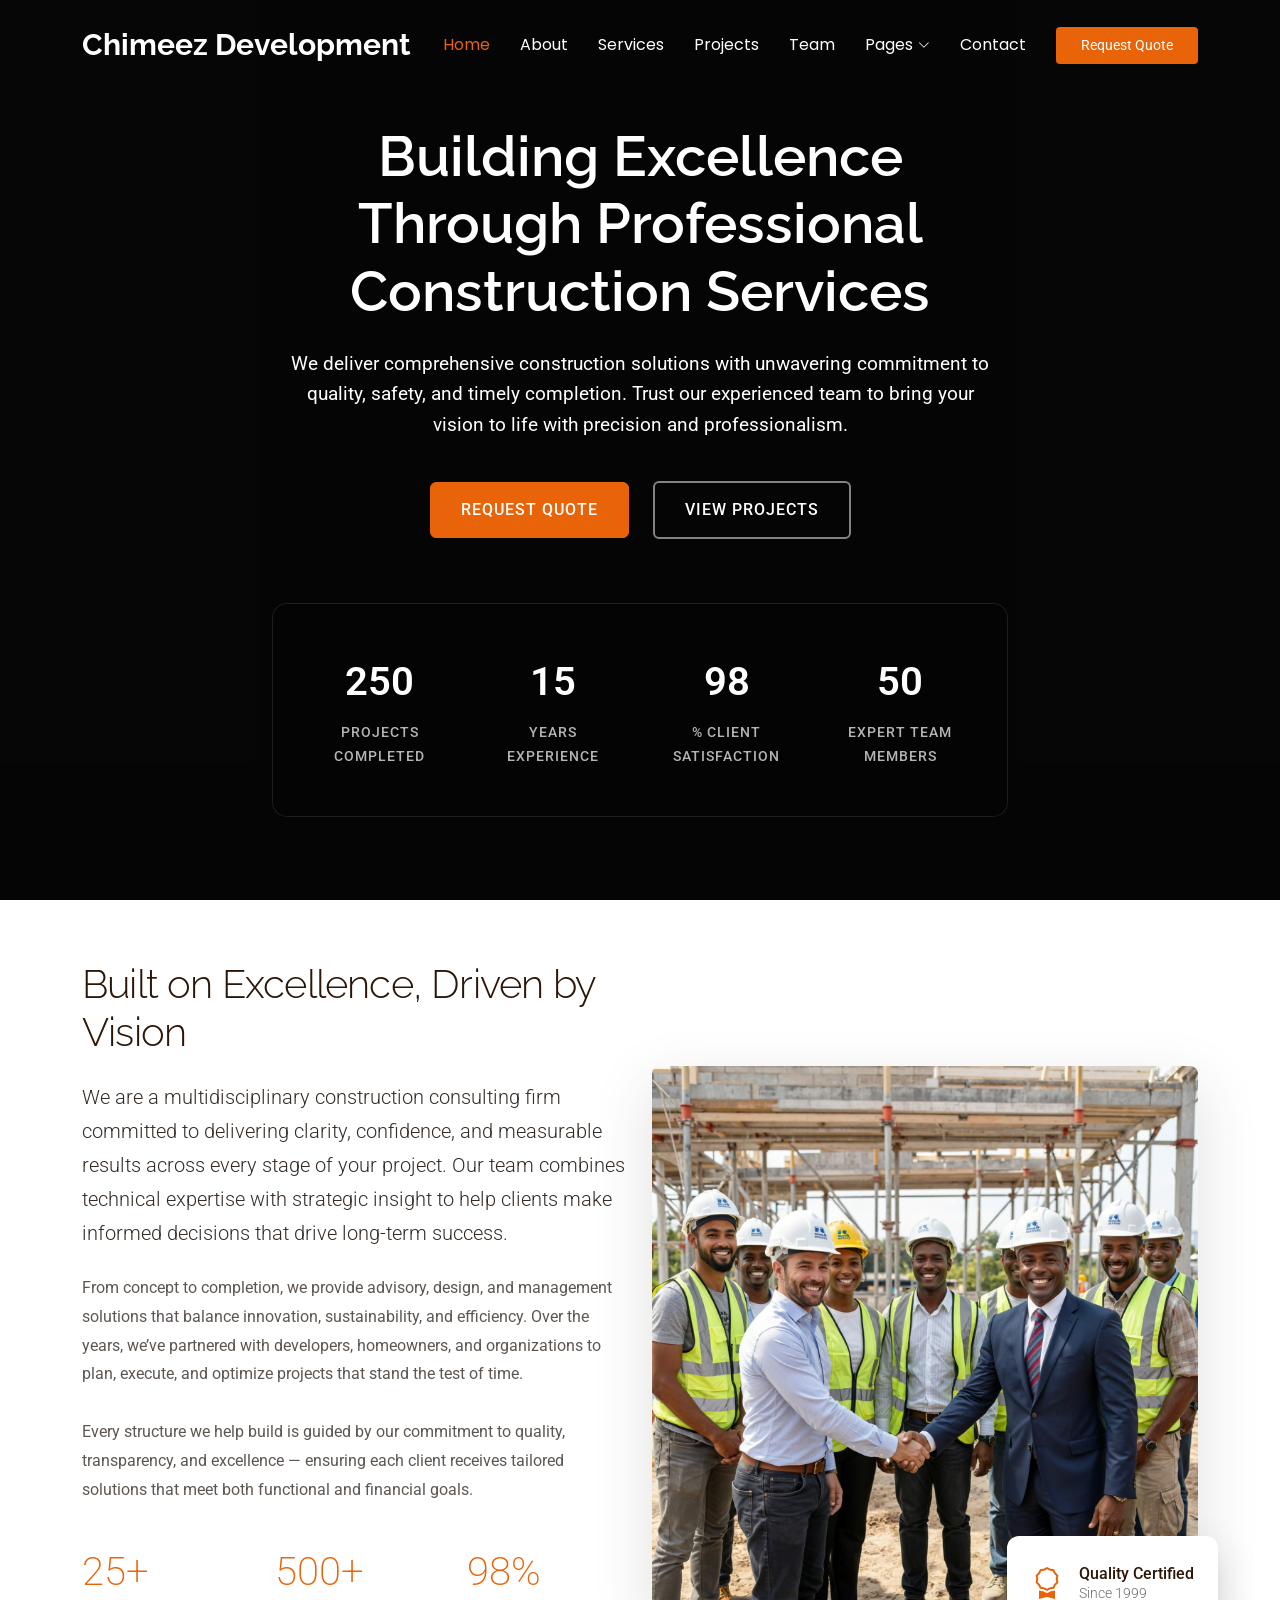
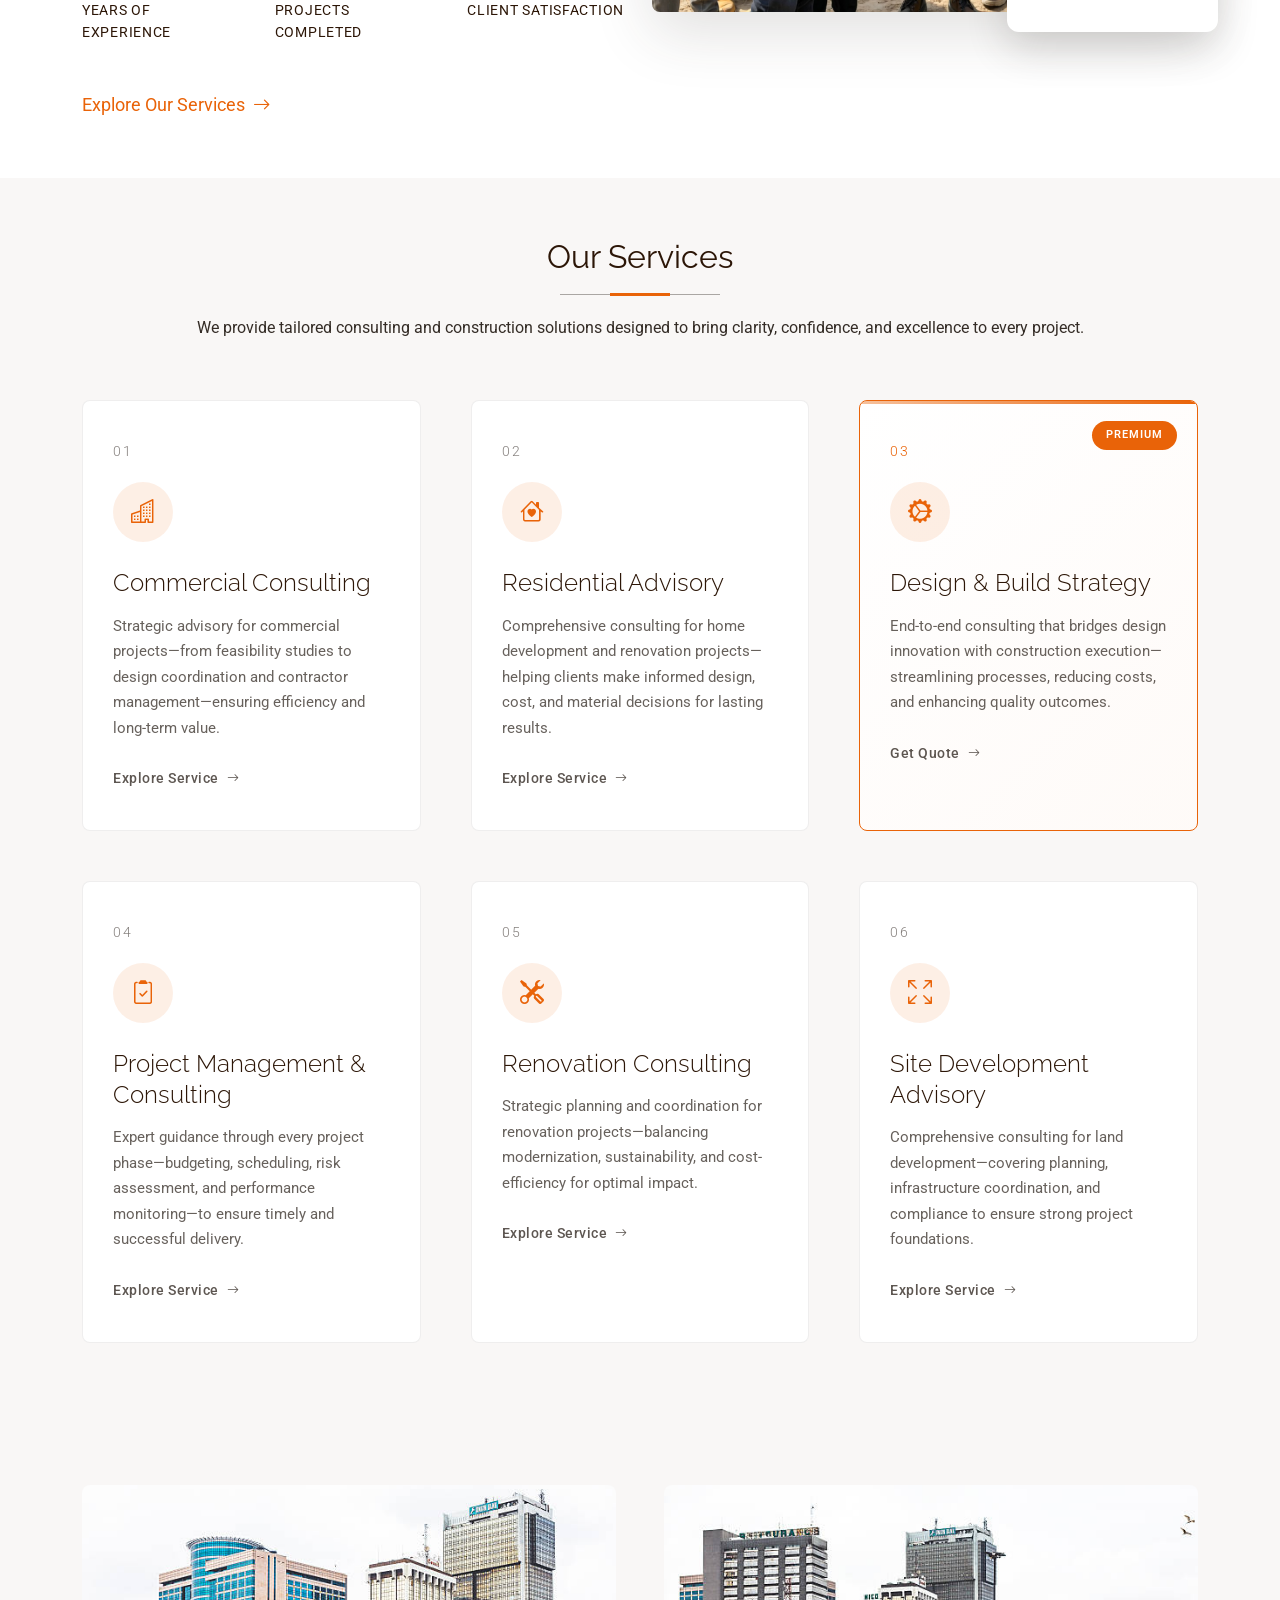
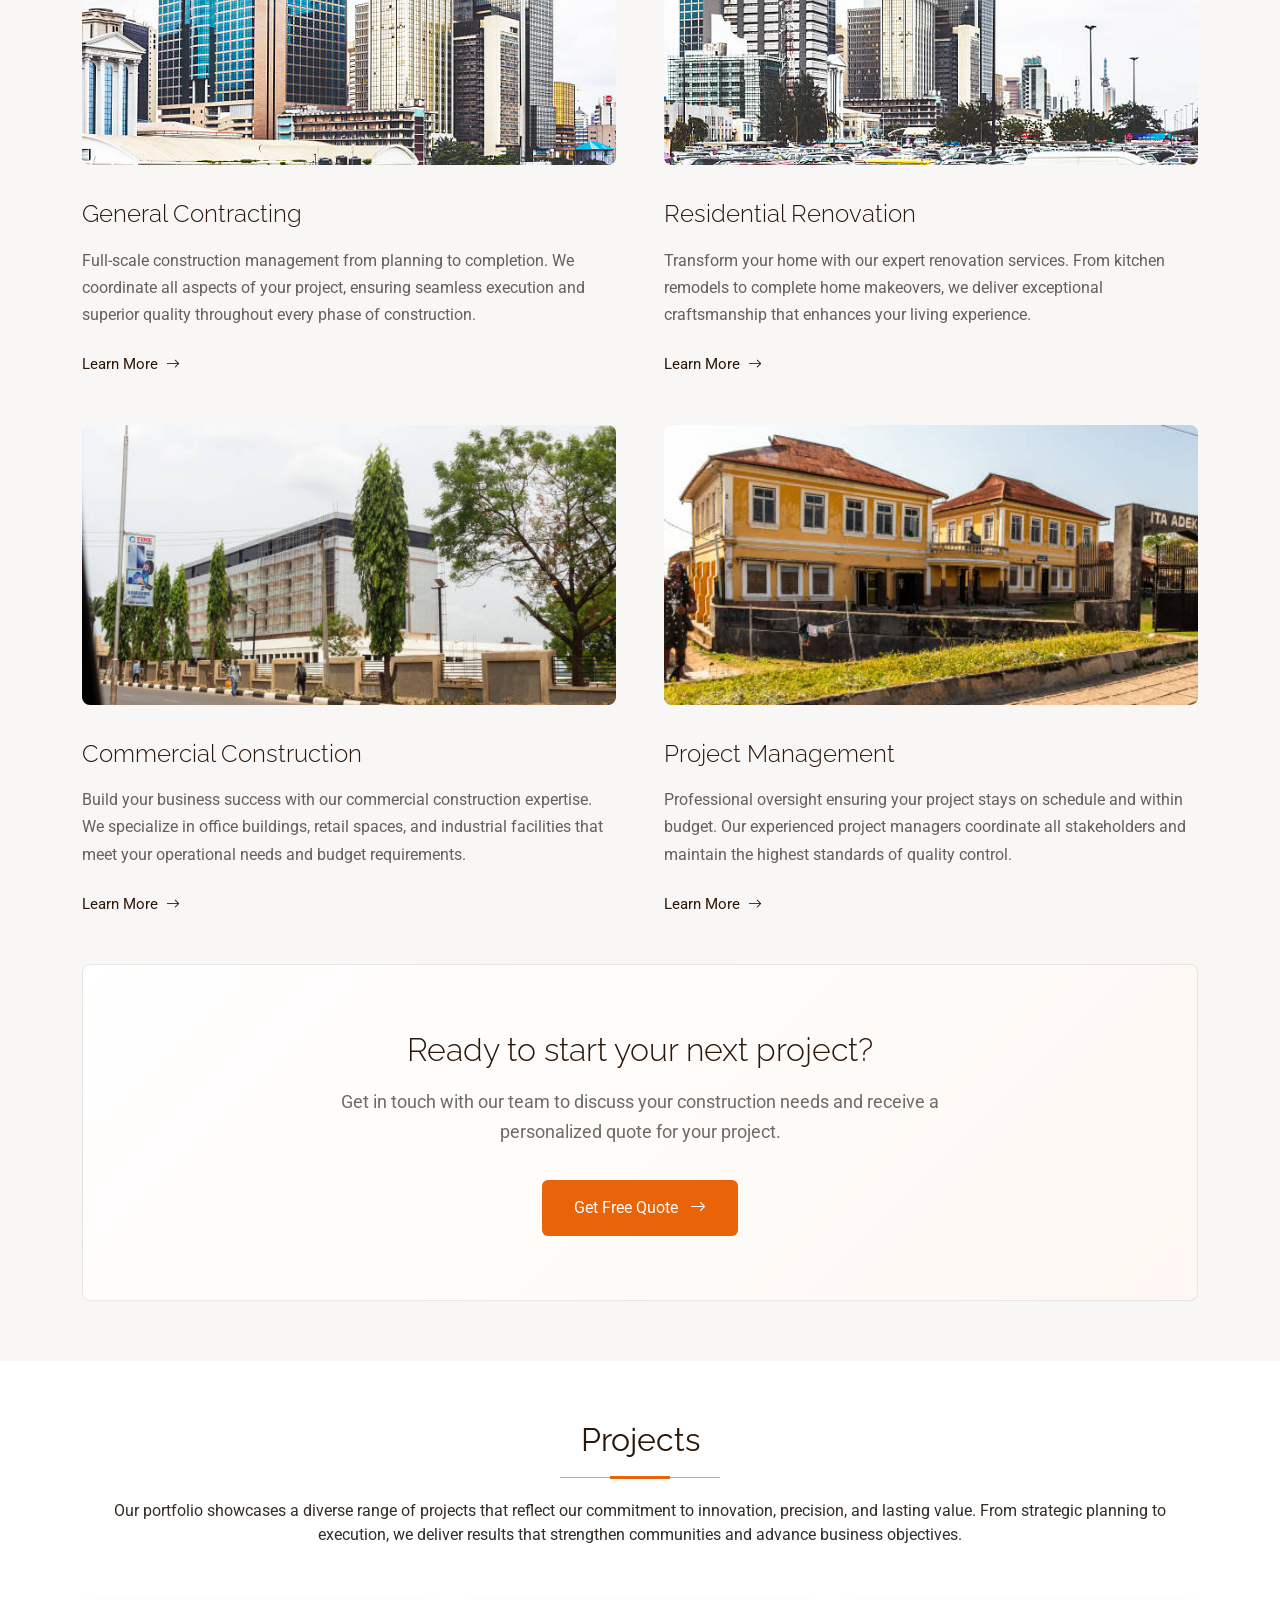
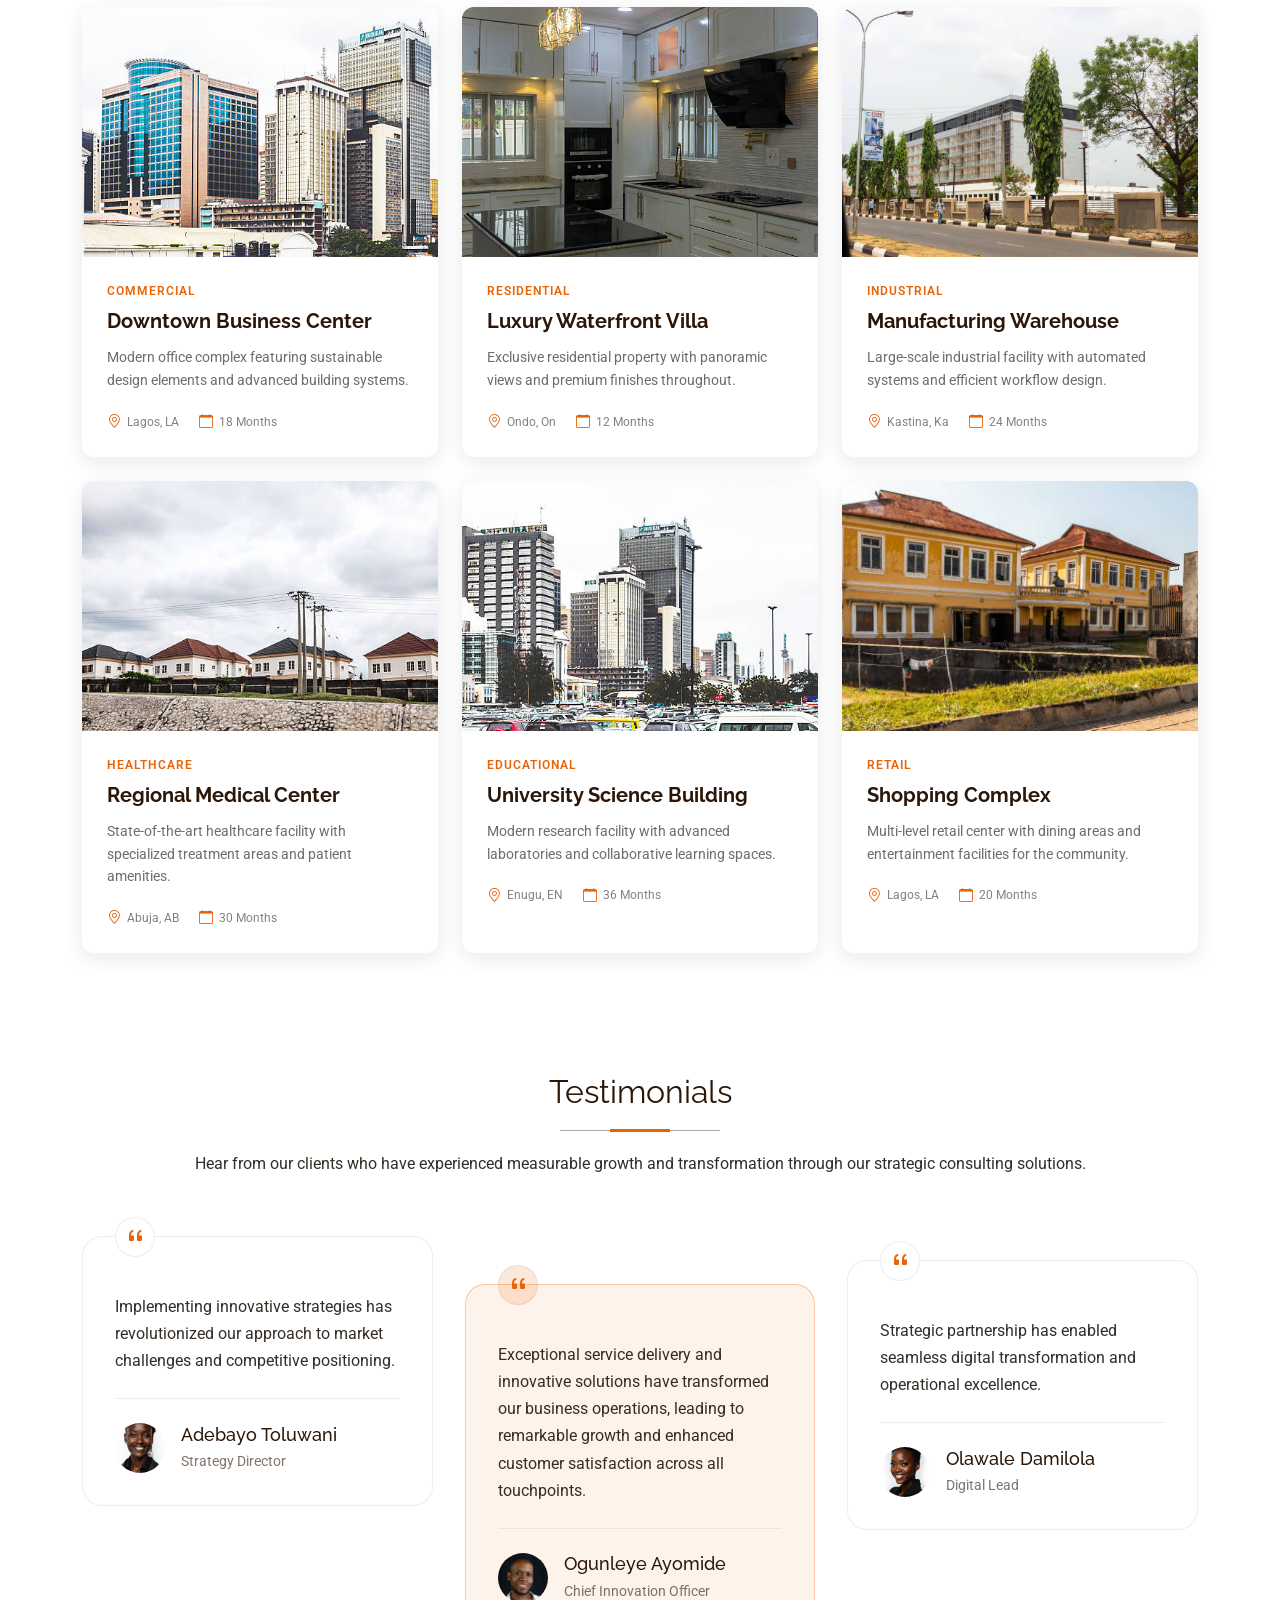
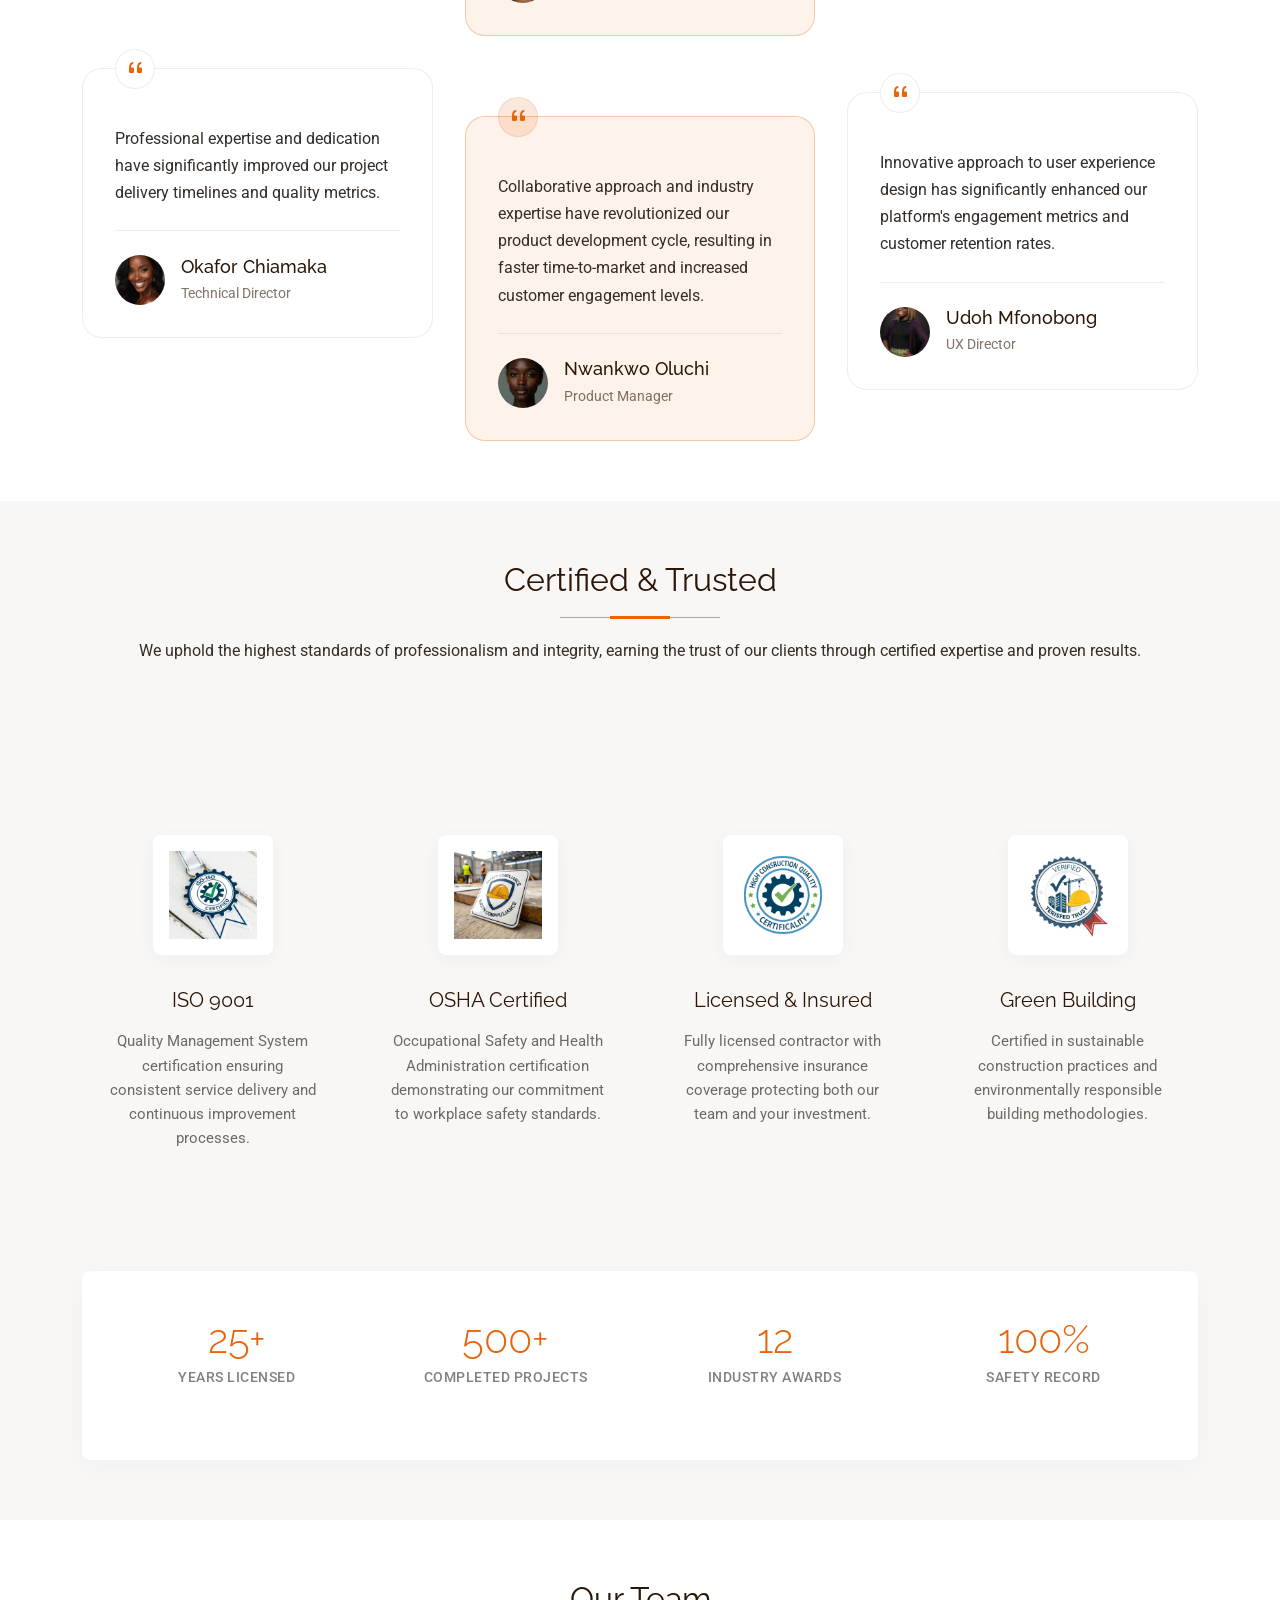
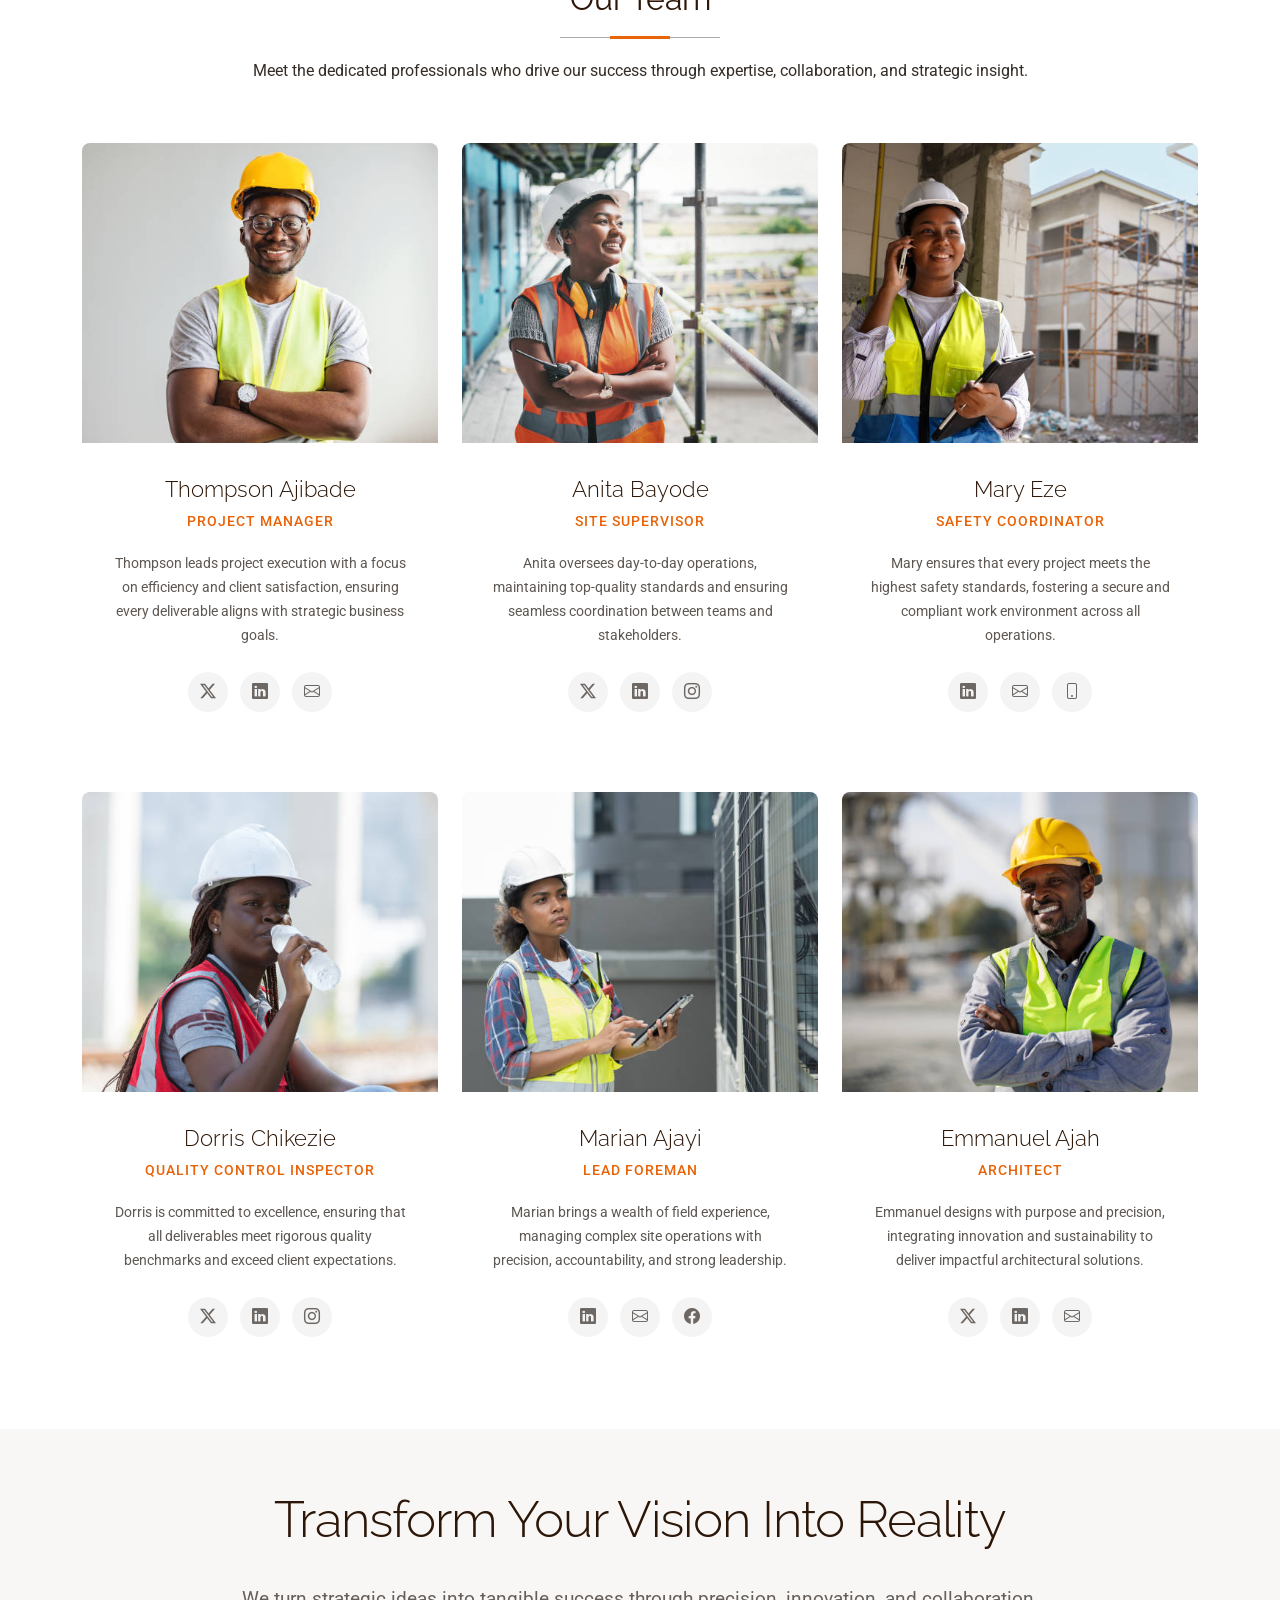
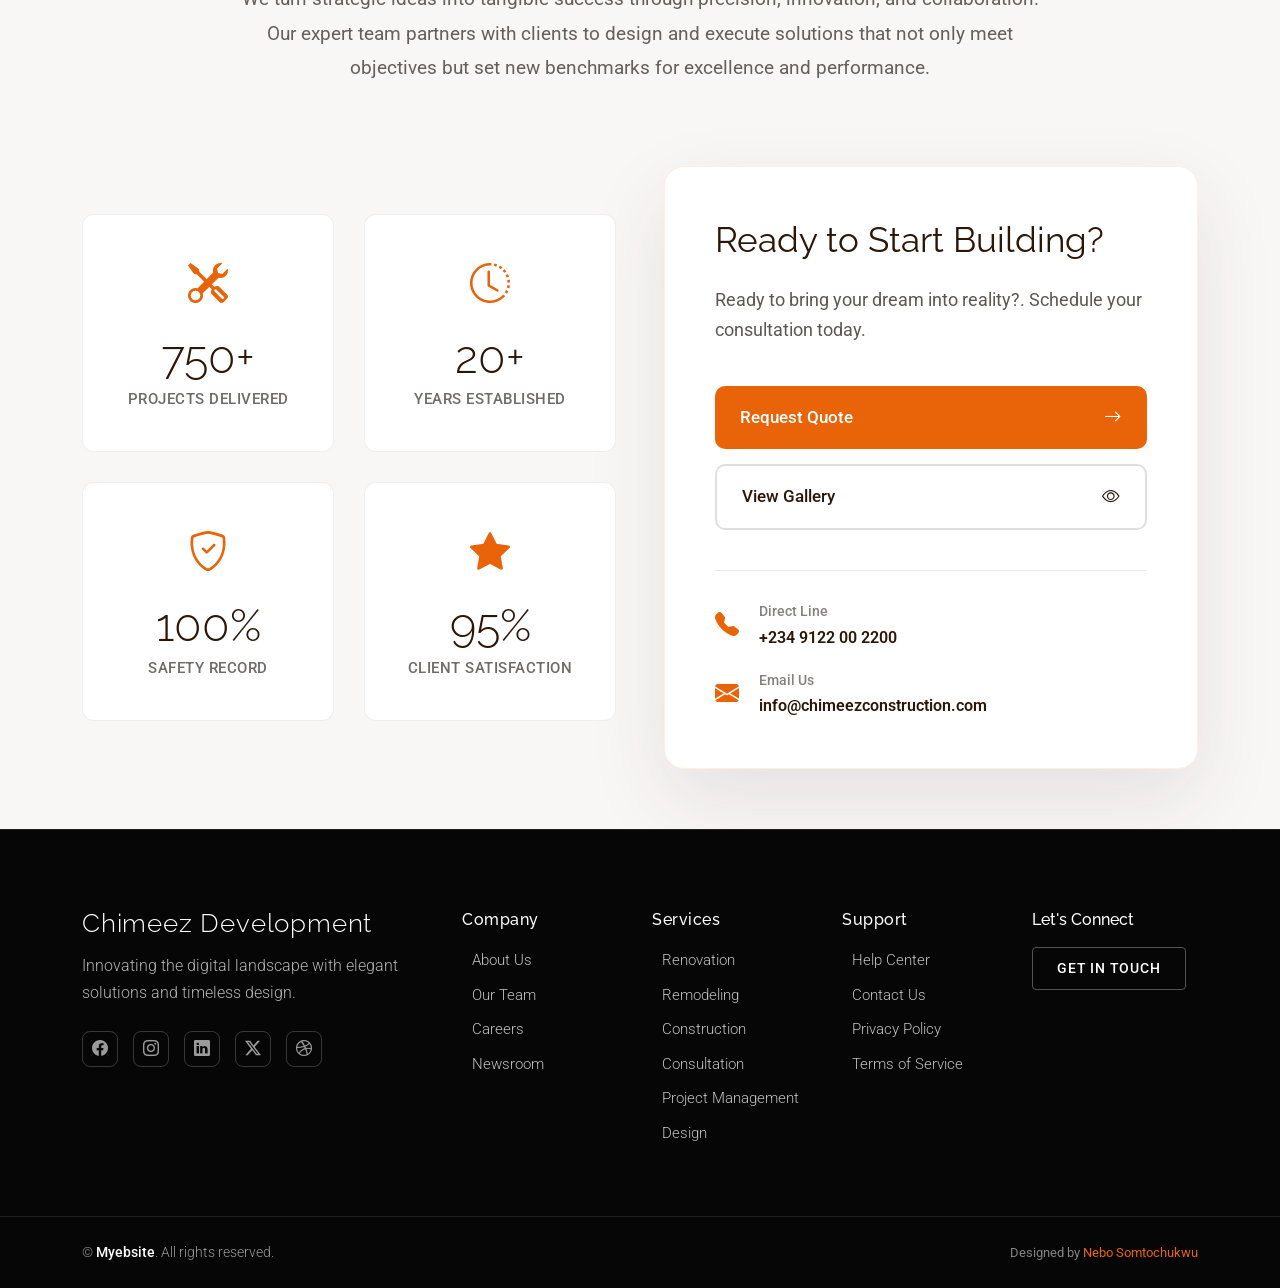
<file: index.html>
<!DOCTYPE html>
<html lang="en">

<head>
  <meta charset="utf-8">
  <meta content="width=device-width, initial-scale=1.0" name="viewport">
  <title>Index - Chimeez Development</title>
  <meta name="description" content="">
  <meta name="keywords" content="">

  <!-- Favicons -->
  <link href="assets/img/favicon.png" rel="icon">
  <link href="assets/img/apple-touch-icon.png" rel="apple-touch-icon">

  <!-- Fonts -->
  <link href="https://fonts.googleapis.com" rel="preconnect">
  <link href="https://fonts.gstatic.com" rel="preconnect" crossorigin>
  <link href="https://fonts.googleapis.com/css2?family=Roboto:ital,wght@0,100;0,300;0,400;0,500;0,700;0,900;1,100;1,300;1,400;1,500;1,700;1,900&family=Poppins:ital,wght@0,100;0,200;0,300;0,400;0,500;0,600;0,700;0,800;0,900;1,100;1,200;1,300;1,400;1,500;1,600;1,700;1,800;1,900&family=Raleway:ital,wght@0,100;0,200;0,300;0,400;0,500;0,600;0,700;0,800;0,900;1,100;1,200;1,300;1,400;1,500;1,600;1,700;1,800;1,900&display=swap" rel="stylesheet">

  <!-- Vendor CSS Files -->
  <link href="assets/vendor/bootstrap/css/bootstrap.min.css" rel="stylesheet">
  <link href="assets/vendor/bootstrap-icons/bootstrap-icons.css" rel="stylesheet">
  <link href="assets/vendor/aos/aos.css" rel="stylesheet">
  <link href="assets/vendor/glightbox/css/glightbox.min.css" rel="stylesheet">
  <link href="assets/vendor/swiper/swiper-bundle.min.css" rel="stylesheet">

  <!-- Main CSS File -->
  <link href="assets/css/main.css" rel="stylesheet">

  <!-- =======================================================
  * Template Name: Chimeez Development
  * Template URL: https://Nebo Somtochukwu.com/Chimeez Development-bootstrap-construction-template/
  * Updated: Jul 27 2025 with Bootstrap v5.3.7
  * Author: Nebo Somtochukwu.com
  * License: https://Nebo Somtochukwu.com/license/
  ======================================================== -->
</head>

<body class="index-page">

  <header id="header" class="header d-flex align-items-center fixed-top">
    <div class="container-fluid container-xl position-relative d-flex align-items-center">

      <a href="index.html" class="logo d-flex align-items-center me-auto">
        <!-- Uncomment the line below if you also wish to use an image logo -->
        <!-- <img src="assets/img/logo.webp" alt=""> -->
        <h1 class="sitename">Chimeez Development</h1>
      </a>

      <nav id="navmenu" class="navmenu">
        <ul>
          <li><a href="index.html" class="active">Home</a></li>
          <li><a href="about.html">About</a></li>
          <li><a href="services.html">Services</a></li>
          <li><a href="projects.html">Projects</a></li>
          <li><a href="team.html">Team</a></li>
          <li class="dropdown"><a href="#"><span>Pages</span> <i class="bi bi-chevron-down toggle-dropdown"></i></a>
            <ul>
              <li><a href="service-details.html">Service Details</a></li>
              <li><a href="project-details.html">Project Details</a></li>
              <li><a href="quote.html">Quote Form</a></li>
              <li><a href="terms.html">Terms</a></li>
              <li><a href="privacy.html">Privacy</a></li>
              <li><a href="404.html">404</a></li>
            </ul>
          </li>
          <li><a href="contact.html">Contact</a></li>
        </ul>
        <i class="mobile-nav-toggle d-xl-none bi bi-list"></i>
      </nav>

      <a class="btn-getstarted d-none d-sm-block" href="quote.html">Request Quote</a>

    </div>
  </header>

  <main class="main">

    <!-- Hero Section -->
    <section id="hero" class="hero section dark-background">

      <div class="hero-video-container">
        <video autoplay="" muted="" loop="">
          <source src="assets/img/construction/video-1.mp4" type="video/mp4">
          Your browser does not support the video tag.
        </video>
        <div class="hero-overlay"></div>
      </div>

      <div class="container" data-aos="fade-up" data-aos-delay="100">

        <div class="row justify-content-center text-center">
          <div class="col-lg-8">
            <div class="hero-content">
              <h1 data-aos="fade-up" data-aos-delay="200">Building Excellence Through Professional Construction Services</h1>
              <p data-aos="fade-up" data-aos-delay="300">We deliver comprehensive construction solutions with unwavering commitment to quality, safety, and timely completion. Trust our experienced team to bring your vision to life with precision and professionalism.</p>

              <div class="hero-actions" data-aos="fade-up" data-aos-delay="400">
                <a href="quote.html" class="btn btn-primary">Request Quote</a>
                <a href="projects.html" class="btn btn-secondary">View Projects</a>
              </div>

              <div class="hero-stats" data-aos="fade-up" data-aos-delay="500">
                <div class="row">
                  <div class="col-lg-3 col-md-6">
                    <div class="stat-item">
                      <span class="stat-number" data-purecounter-start="0" data-purecounter-end="250" data-purecounter-duration="2">250</span>
                      <span class="stat-label">Projects Completed</span>
                    </div>
                  </div>
                  <div class="col-lg-3 col-md-6">
                    <div class="stat-item">
                      <span class="stat-number" data-purecounter-start="0" data-purecounter-end="15" data-purecounter-duration="2">15</span>
                      <span class="stat-label">Years Experience</span>
                    </div>
                  </div>
                  <div class="col-lg-3 col-md-6">
                    <div class="stat-item">
                      <span class="stat-number" data-purecounter-start="0" data-purecounter-end="98" data-purecounter-duration="2">98</span>
                      <span class="stat-label">% Client Satisfaction</span>
                    </div>
                  </div>
                  <div class="col-lg-3 col-md-6">
                    <div class="stat-item">
                      <span class="stat-number" data-purecounter-start="0" data-purecounter-end="50" data-purecounter-duration="2">50</span>
                      <span class="stat-label">Expert Team Members</span>
                    </div>
                  </div>
                </div>
              </div>

            </div>
          </div>
        </div>

      </div>

    </section><!-- /Hero Section -->

    <!-- About Section -->
    <section id="about" class="about section">

      <div class="container" data-aos="fade-up" data-aos-delay="100">

        <div class="row align-items-center">

          <div class="col-lg-6 order-2 order-lg-1" data-aos="fade-right" data-aos-delay="200">
            <div class="content">
              <h2 class="section-heading mb-4">Built on Excellence, Driven by Vision</h2>
              <p class="lead-text mb-4">
                We are a multidisciplinary construction consulting firm committed to delivering clarity, confidence, and measurable results across every stage of your project. Our team combines technical expertise with strategic insight to help clients make informed decisions that drive long-term success.
              </p>
              <p class="description-text mb-5">
                From concept to completion, we provide advisory, design, and management solutions that balance innovation, sustainability, and efficiency. Over the years, we’ve partnered with developers, homeowners, and organizations to plan, execute, and optimize projects that stand the test of time.  
                <br><br>
                Every structure we help build is guided by our commitment to quality, transparency, and excellence — ensuring each client receives tailored solutions that meet both functional and financial goals.
              </p>

              <div class="stats-grid">
                <div class="stat-item" data-aos="fade-up" data-aos-delay="300">
                  <div class="stat-number">25+</div>
                  <div class="stat-label">Years of Experience</div>
                </div>
                <div class="stat-item" data-aos="fade-up" data-aos-delay="350">
                  <div class="stat-number">500+</div>
                  <div class="stat-label">Projects Completed</div>
                </div>
                <div class="stat-item" data-aos="fade-up" data-aos-delay="400">
                  <div class="stat-number">98%</div>
                  <div class="stat-label">Client Satisfaction</div>
                </div>
              </div>

              <div class="cta-section" data-aos="fade-up" data-aos-delay="450">
                <a href="#services" class="cta-link">
                  Explore Our Services
                  <i class="bi bi-arrow-right ms-2"></i>
                </a>
              </div>
            </div>
          </div>

          <div class="col-lg-6 order-1 order-lg-2" data-aos="fade-left" data-aos-delay="200">
            <div class="image-section">
              <div class="main-image">
                <img src="assets/img/construction/project-4.jpg" alt="Construction project showcase" class="img-fluid">
              </div>
              <div class="floating-badge" data-aos="zoom-in" data-aos-delay="500">
                <div class="badge-content">
                  <i class="bi bi-award"></i>
                  <div class="badge-text">
                    <span class="badge-title">Quality Certified</span>
                    <span class="badge-subtitle">Since 1999</span>
                  </div>
                </div>
              </div>
            </div>
          </div>

        </div>

      </div>

    </section><!-- /About Section -->

    <!-- Services Section --> 
    <section id="services" class="services section light-background">

      <!-- Section Title -->
      <div class="container section-title" data-aos="fade-up">
        <h2>Our Services</h2>
        <p>We provide tailored consulting and construction solutions designed to bring clarity, confidence, and excellence to every project.</p>
      </div><!-- End Section Title -->

      <div class="container" data-aos="fade-up" data-aos-delay="100">

        <div class="services-grid">

          <div class="service-item" data-aos="fade-up" data-aos-delay="150">
            <div class="service-number">01</div>
            <div class="service-icon">
              <i class="bi bi-buildings"></i>
            </div>
            <h3>Commercial Consulting</h3>
            <p>Strategic advisory for commercial projects—from feasibility studies to design coordination and contractor management—ensuring efficiency and long-term value.</p>
            <a href="service-details.html" class="service-cta">
              <span>Explore Service</span>
              <i class="bi bi-arrow-right"></i>
            </a>
          </div>

          <div class="service-item" data-aos="fade-up" data-aos-delay="200">
            <div class="service-number">02</div>
            <div class="service-icon">
              <i class="bi bi-house-heart"></i>
            </div>
            <h3>Residential Advisory</h3>
            <p>Comprehensive consulting for home development and renovation projects—helping clients make informed design, cost, and material decisions for lasting results.</p>
            <a href="service-details.html" class="service-cta">
              <span>Explore Service</span>
              <i class="bi bi-arrow-right"></i>
            </a>
          </div>

          <div class="service-item featured" data-aos="fade-up" data-aos-delay="250">
            <div class="featured-badge">Premium</div>
            <div class="service-number">03</div>
            <div class="service-icon">
              <i class="bi bi-gear-wide-connected"></i>
            </div>
            <h3>Design & Build Strategy</h3>
            <p>End-to-end consulting that bridges design innovation with construction execution—streamlining processes, reducing costs, and enhancing quality outcomes.</p>
            <a href="quote.html" class="service-cta">
              <span>Get Quote</span>
              <i class="bi bi-arrow-right"></i>
            </a>
          </div>

          <div class="service-item" data-aos="fade-up" data-aos-delay="300">
            <div class="service-number">04</div>
            <div class="service-icon">
              <i class="bi bi-clipboard2-check"></i>
            </div>
            <h3>Project Management & Consulting</h3>
            <p>Expert guidance through every project phase—budgeting, scheduling, risk assessment, and performance monitoring—to ensure timely and successful delivery.</p>
            <a href="service-details.html" class="service-cta">
              <span>Explore Service</span>
              <i class="bi bi-arrow-right"></i>
            </a>
          </div>

          <div class="service-item" data-aos="fade-up" data-aos-delay="350">
            <div class="service-number">05</div>
            <div class="service-icon">
              <i class="bi bi-tools"></i>
            </div>
            <h3>Renovation Consulting</h3>
            <p>Strategic planning and coordination for renovation projects—balancing modernization, sustainability, and cost-efficiency for optimal impact.</p>
            <a href="service-details.html" class="service-cta">
              <span>Explore Service</span>
              <i class="bi bi-arrow-right"></i>
            </a>
          </div>

          <div class="service-item" data-aos="fade-up" data-aos-delay="400">
            <div class="service-number">06</div>
            <div class="service-icon">
              <i class="bi bi-arrows-fullscreen"></i>
            </div>
            <h3>Site Development Advisory</h3>
            <p>Comprehensive consulting for land development—covering planning, infrastructure coordination, and compliance to ensure strong project foundations.</p>
            <a href="service-details.html" class="service-cta">
              <span>Explore Service</span>
              <i class="bi bi-arrow-right"></i>
            </a>
          </div>

        </div>

      </div>

    </section><!-- /Services Section -->


    <!-- Services Alt Section -->
    <section id="services-alt" class="services-alt section light-background">

      <div class="container" data-aos="fade-up" data-aos-delay="100">

        <div class="row g-5">

          <div class="col-lg-6" data-aos="fade-up" data-aos-delay="200">
            <div class="service-item">
              <div class="service-visual">
                <img src="assets/img/construction/project-3.jpg" alt="General Contracting" class="img-fluid">
              </div>
              <div class="service-content">
                <h3>General Contracting</h3>
                <p>Full-scale construction management from planning to completion. We coordinate all aspects of your project, ensuring seamless execution and superior quality throughout every phase of construction.</p>
                <a href="#" class="service-link">
                  <span>Learn More</span>
                  <i class="bi bi-arrow-right"></i>
                </a>
              </div>
            </div>
          </div><!-- End Service Item 1 -->

          <div class="col-lg-6" data-aos="fade-up" data-aos-delay="250">
            <div class="service-item">
              <div class="service-visual">
                <img src="assets/img/construction/project-7.jpg" alt="Residential Renovation" class="img-fluid">
              </div>
              <div class="service-content">
                <h3>Residential Renovation</h3>
                <p>Transform your home with our expert renovation services. From kitchen remodels to complete home makeovers, we deliver exceptional craftsmanship that enhances your living experience.</p>
                <a href="#" class="service-link">
                  <span>Learn More</span>
                  <i class="bi bi-arrow-right"></i>
                </a>
              </div>
            </div>
          </div><!-- End Service Item 2 -->

          <div class="col-lg-6" data-aos="fade-up" data-aos-delay="300">
            <div class="service-item">
              <div class="service-visual">
                <img src="assets/img/construction/project-11.jpg" alt="Commercial Construction" class="img-fluid">
              </div>
              <div class="service-content">
                <h3>Commercial Construction</h3>
                <p>Build your business success with our commercial construction expertise. We specialize in office buildings, retail spaces, and industrial facilities that meet your operational needs and budget requirements.</p>
                <a href="#" class="service-link">
                  <span>Learn More</span>
                  <i class="bi bi-arrow-right"></i>
                </a>
              </div>
            </div>
          </div><!-- End Service Item 3 -->

          <div class="col-lg-6" data-aos="fade-up" data-aos-delay="350">
            <div class="service-item">
              <div class="service-visual">
                <img src="assets/img/construction/project-5.jpg" alt="Project Management" class="img-fluid">
              </div>
              <div class="service-content">
                <h3>Project Management</h3>
                <p>Professional oversight ensuring your project stays on schedule and within budget. Our experienced project managers coordinate all stakeholders and maintain the highest standards of quality control.</p>
                <a href="#" class="service-link">
                  <span>Learn More</span>
                  <i class="bi bi-arrow-right"></i>
                </a>
              </div>
            </div>
          </div><!-- End Service Item 4 -->

        </div>

        <div class="row mt-5" data-aos="fade-up" data-aos-delay="400">
          <div class="col-lg-12 text-center">
            <div class="cta-section">
              <h4>Ready to start your next project?</h4>
              <p>Get in touch with our team to discuss your construction needs and receive a personalized quote for your project.</p>
              <a href="quote.html" class="btn-primary">
                <span>Get Free Quote</span>
                <i class="bi bi-arrow-right"></i>
              </a>
            </div>
          </div>
        </div>

      </div>

    </section><!-- /Services Alt Section -->

    <!-- Projects Section -->
    <section id="projects" class="projects section">

      <!-- Section Title -->
      <div class="container section-title" data-aos="fade-up">
        <h2>Projects</h2>
        <p>
          Our portfolio showcases a diverse range of projects that reflect our commitment to innovation, precision, and lasting value. From strategic planning to execution, we deliver results that strengthen communities and advance business objectives.
        </p>
      </div><!-- End Section Title -->

      <div class="container" data-aos="fade-up" data-aos-delay="100">

        <div class="row gy-4">

          <div class="col-lg-4 col-md-6" data-aos="fade-up" data-aos-delay="100">
            <div class="project-card">
              <div class="project-image">
                <img src="assets/img/construction/project-3.jpg" alt="Project" class="img-fluid">
                <div class="project-overlay">
                  <div class="project-status completed">Completed</div>
                  <div class="project-actions">
                    <a href="project-details.html" class="btn-project">View Details</a>
                  </div>
                </div>
              </div>
              <div class="project-info">
                <div class="project-category">Commercial</div>
                <h4 class="project-title">Downtown Business Center</h4>
                <p class="project-description">Modern office complex featuring sustainable design elements and advanced building systems.</p>
                <div class="project-meta">
                  <span class="location"><i class="bi bi-geo-alt"></i> Lagos, LA</span>
                  <span class="timeline"><i class="bi bi-calendar"></i> 18 Months</span>
                </div>
              </div>
            </div>
          </div><!-- End Project Item -->

          <div class="col-lg-4 col-md-6" data-aos="fade-up" data-aos-delay="200">
            <div class="project-card">
              <div class="project-image">
                <img src="assets/img/construction/project-9.jpg" alt="Project" class="img-fluid">
                <div class="project-overlay">
                  <div class="project-status in-progress">In Progress</div>
                  <div class="project-actions">
                    <a href="project-details.html" class="btn-project">View Details</a>
                  </div>
                </div>
              </div>
              <div class="project-info">
                <div class="project-category">Residential</div>
                <h4 class="project-title">Luxury Waterfront Villa</h4>
                <p class="project-description">Exclusive residential property with panoramic views and premium finishes throughout.</p>
                <div class="project-meta">
                  <span class="location"><i class="bi bi-geo-alt"></i> Ondo, On</span>
                  <span class="timeline"><i class="bi bi-calendar"></i> 12 Months</span>
                </div>
              </div>
            </div>
          </div><!-- End Project Item -->

          <div class="col-lg-4 col-md-6" data-aos="fade-up" data-aos-delay="300">
            <div class="project-card">
              <div class="project-image">
                <img src="assets/img/construction/project-11.jpg" alt="Project" class="img-fluid">
                <div class="project-overlay">
                  <div class="project-status completed">Completed</div>
                  <div class="project-actions">
                    <a href="project-details.html" class="btn-project">View Details</a>
                  </div>
                </div>
              </div>
              <div class="project-info">
                <div class="project-category">Industrial</div>
                <h4 class="project-title">Manufacturing Warehouse</h4>
                <p class="project-description">Large-scale industrial facility with automated systems and efficient workflow design.</p>
                <div class="project-meta">
                  <span class="location"><i class="bi bi-geo-alt"></i> Kastina, Ka</span>
                  <span class="timeline"><i class="bi bi-calendar"></i> 24 Months</span>
                </div>
              </div>
            </div>
          </div><!-- End Project Item -->

          <div class="col-lg-4 col-md-6" data-aos="fade-up" data-aos-delay="100">
            <div class="project-card">
              <div class="project-image">
                <img src="assets/img/construction/project-1.jpg" alt="Project" class="img-fluid">
                <div class="project-overlay">
                  <div class="project-status completed">Completed</div>
                  <div class="project-actions">
                    <a href="project-details.html" class="btn-project">View Details</a>
                  </div>
                </div>
              </div>
              <div class="project-info">
                <div class="project-category">Healthcare</div>
                <h4 class="project-title">Regional Medical Center</h4>
                <p class="project-description">State-of-the-art healthcare facility with specialized treatment areas and patient amenities.</p>
                <div class="project-meta">
                  <span class="location"><i class="bi bi-geo-alt"></i> Abuja, AB</span>
                  <span class="timeline"><i class="bi bi-calendar"></i> 30 Months</span>
                </div>
              </div>
            </div>
          </div><!-- End Project Item -->

          <div class="col-lg-4 col-md-6" data-aos="fade-up" data-aos-delay="200">
            <div class="project-card">
              <div class="project-image">
                <img src="assets/img/construction/project-7.jpg" alt="Project" class="img-fluid">
                <div class="project-overlay">
                  <div class="project-status planning">Planning</div>
                  <div class="project-actions">
                    <a href="project-details.html" class="btn-project">View Details</a>
                  </div>
                </div>
              </div>
              <div class="project-info">
                <div class="project-category">Educational</div>
                <h4 class="project-title">University Science Building</h4>
                <p class="project-description">Modern research facility with advanced laboratories and collaborative learning spaces.</p>
                <div class="project-meta">
                  <span class="location"><i class="bi bi-geo-alt"></i> Enugu, EN</span>
                  <span class="timeline"><i class="bi bi-calendar"></i> 36 Months</span>
                </div>
              </div>
            </div>
          </div><!-- End Project Item -->

          <div class="col-lg-4 col-md-6" data-aos="fade-up" data-aos-delay="300">
            <div class="project-card">
              <div class="project-image">
                <img src="assets/img/construction/project-5.jpg" alt="Project" class="img-fluid">
                <div class="project-overlay">
                  <div class="project-status completed">Completed</div>
                  <div class="project-actions">
                    <a href="project-details.html" class="btn-project">View Details</a>
                  </div>
                </div>
              </div>
              <div class="project-info">
                <div class="project-category">Retail</div>
                <h4 class="project-title">Shopping Complex</h4>
                <p class="project-description">Multi-level retail center with dining areas and entertainment facilities for the community.</p>
                <div class="project-meta">
                  <span class="location"><i class="bi bi-geo-alt"></i> Lagos, LA</span>
                  <span class="timeline"><i class="bi bi-calendar"></i> 20 Months</span>
                </div>
              </div>
            </div>
          </div><!-- End Project Item -->

        </div>

      </div>

    </section><!-- /Projects Section -->

    <!-- Testimonials Section -->
    <section id="testimonials" class="testimonials section">

      <!-- Section Title -->
      <div class="container section-title" data-aos="fade-up">
        <h2>Testimonials</h2>
        <p>Hear from our clients who have experienced measurable growth and transformation through our strategic consulting solutions.</p>
      </div><!-- End Section Title -->

      <div class="container">

        <div class="testimonial-masonry">

          <div class="testimonial-item" data-aos="fade-up">
            <div class="testimonial-content">
              <div class="quote-pattern">
                <i class="bi bi-quote"></i>
              </div>
              <p>Implementing innovative strategies has revolutionized our approach to market challenges and competitive positioning.</p>
              <div class="client-info">
                <div class="client-image">
                  <img src="assets/img/person/person-f-7.png" alt="Client">
                </div>
                <div class="client-details">
                  <h3>Adebayo Toluwani</h3>
                  <span class="position">Strategy Director</span>
                </div>
              </div>
            </div>
          </div>

          <div class="testimonial-item highlight" data-aos="fade-up" data-aos-delay="100">
            <div class="testimonial-content">
              <div class="quote-pattern">
                <i class="bi bi-quote"></i>
              </div>
              <p>Exceptional service delivery and innovative solutions have transformed our business operations, leading to remarkable growth and enhanced customer satisfaction across all touchpoints.</p>
              <div class="client-info">
                <div class="client-image">
                  <img src="assets/img/person/person-m-7.jpg" alt="Client">
                </div>
                <div class="client-details">
                  <h3>Ogunleye Ayomide</h3>
                  <span class="position">Chief Innovation Officer</span>
                </div>
              </div>
            </div>
          </div>

          <div class="testimonial-item" data-aos="fade-up" data-aos-delay="200">
            <div class="testimonial-content">
              <div class="quote-pattern">
                <i class="bi bi-quote"></i>
              </div>
              <p>Strategic partnership has enabled seamless digital transformation and operational excellence.</p>
              <div class="client-info">
                <div class="client-image">
                  <img src="assets/img/person/person-f-8.png" alt="Client">
                </div>
                <div class="client-details">
                  <h3>Olawale Damilola</h3>
                  <span class="position">Digital Lead</span>
                </div>
              </div>
            </div>
          </div>

          <div class="testimonial-item" data-aos="fade-up" data-aos-delay="300">
            <div class="testimonial-content">
              <div class="quote-pattern">
                <i class="bi bi-quote"></i>
              </div>
              <p>Professional expertise and dedication have significantly improved our project delivery timelines and quality metrics.</p>
              <div class="client-info">
                <div class="client-image">
                  <img src="assets/img/person/person-m-8.png" alt="Client">
                </div>
                <div class="client-details">
                  <h3>Okafor Chiamaka</h3>
                  <span class="position">Technical Director</span>
                </div>
              </div>
            </div>
          </div>

          <div class="testimonial-item highlight" data-aos="fade-up" data-aos-delay="400">
            <div class="testimonial-content">
              <div class="quote-pattern">
                <i class="bi bi-quote"></i>
              </div>
              <p>Collaborative approach and industry expertise have revolutionized our product development cycle, resulting in faster time-to-market and increased customer engagement levels.</p>
              <div class="client-info">
                <div class="client-image">
                  <img src="assets/img/person/person-f-9.png" alt="Client">
                </div>
                <div class="client-details">
                  <h3>Nwankwo Oluchi</h3>
                  <span class="position">Product Manager</span>
                </div>
              </div>
            </div>
          </div>

          <div class="testimonial-item" data-aos="fade-up" data-aos-delay="500">
            <div class="testimonial-content">
              <div class="quote-pattern">
                <i class="bi bi-quote"></i>
              </div>
              <p>Innovative approach to user experience design has significantly enhanced our platform's engagement metrics and customer retention rates.</p>
              <div class="client-info">
                <div class="client-image">
                  <img src="assets/img/person/person-m-13.jpg" alt="Client">
                </div>
                <div class="client-details">
                  <h3>Udoh Mfonobong</h3>
                  <span class="position">UX Director</span>
                </div>
              </div>
            </div>
          </div>

        </div>

      </div>

    </section><!-- /Testimonials Section -->

    <!-- Certifications Section -->
    <section id="certifications" class="certifications section light-background">

      <!-- Section Title -->
      <div class="container section-title" data-aos="fade-up">
        <h2>Certified &amp; Trusted</h2>
        <p>We uphold the highest standards of professionalism and integrity, earning the trust of our clients through certified expertise and proven results.</p>
      </div><!-- End Section Title -->

      <div class="container" data-aos="fade-up" data-aos-delay="100">

        <div class="row gy-5 mt-4">

          <div class="col-lg-3 col-md-6" data-aos="zoom-in" data-aos-delay="100">
            <div class="certification-item">
              <div class="certification-badge">
                <img src="assets/img/construction/badge-1.webp" alt="ISO 9001 Certification" class="img-fluid">
              </div>
              <h4>ISO 9001</h4>
              <p>Quality Management System certification ensuring consistent service delivery and continuous improvement processes.</p>
            </div>
          </div>

          <div class="col-lg-3 col-md-6" data-aos="zoom-in" data-aos-delay="200">
            <div class="certification-item">
              <div class="certification-badge">
                <img src="assets/img/construction/badge-2.webp" alt="OSHA Safety Certification" class="img-fluid">
              </div>
              <h4>OSHA Certified</h4>
              <p>Occupational Safety and Health Administration certification demonstrating our commitment to workplace safety standards.</p>
            </div>
          </div>

          <div class="col-lg-3 col-md-6" data-aos="zoom-in" data-aos-delay="300">
            <div class="certification-item">
              <div class="certification-badge">
                <img src="assets/img/construction/badge-3.webp" alt="Licensed Contractor" class="img-fluid">
              </div>
              <h4>Licensed &amp; Insured</h4>
              <p>Fully licensed contractor with comprehensive insurance coverage protecting both our team and your investment.</p>
            </div>
          </div>

          <div class="col-lg-3 col-md-6" data-aos="zoom-in" data-aos-delay="400">
            <div class="certification-item">
              <div class="certification-badge">
                <img src="assets/img/construction/badge-4.webp" alt="Environmental Certification" class="img-fluid">
              </div>
              <h4>Green Building</h4>
              <p>Certified in sustainable construction practices and environmentally responsible building methodologies.</p>
            </div>
          </div>

        </div>

        <div class="row mt-5" data-aos="fade-up" data-aos-delay="500">
          <div class="col-12">
            <div class="certification-stats">
              <div class="row text-center">
                <div class="col-lg-3 col-md-6 mb-4">
                  <div class="stat-item">
                    <h3>25+</h3>
                    <p>Years Licensed</p>
                  </div>
                </div>
                <div class="col-lg-3 col-md-6 mb-4">
                  <div class="stat-item">
                    <h3>500+</h3>
                    <p>Completed Projects</p>
                  </div>
                </div>
                <div class="col-lg-3 col-md-6 mb-4">
                  <div class="stat-item">
                    <h3>12</h3>
                    <p>Industry Awards</p>
                  </div>
                </div>
                <div class="col-lg-3 col-md-6 mb-4">
                  <div class="stat-item">
                    <h3>100%</h3>
                    <p>Safety Record</p>
                  </div>
                </div>
              </div>
            </div>
          </div>
        </div>

      </div>

    </section><!-- /Certifications Section -->

    <!-- Team Section -->
    <section id="team" class="team section">

      <!-- Section Title -->
      <div class="container section-title" data-aos="fade-up">
        <h2>Our Team</h2>
        <p>Meet the dedicated professionals who drive our success through expertise, collaboration, and strategic insight.</p>
      </div><!-- End Section Title -->

      <div class="container" data-aos="fade-up" data-aos-delay="100">

        <div class="row gy-5">

          <div class="col-lg-4 col-md-6">
            <div class="team-member" data-aos="fade-up" data-aos-delay="200">
              <div class="member-img">
                <img src="assets/img/construction/team-1.jpg" class="img-fluid" alt="">
              </div>
              <div class="member-info">
                <h4>Thompson Ajibade</h4>
                <span>Project Manager</span>
                <p>Thompson leads project execution with a focus on efficiency and client satisfaction, ensuring every deliverable aligns with strategic business goals.</p>
                <div class="social">
                  <a href=""><i class="bi bi-twitter-x"></i></a>
                  <a href=""><i class="bi bi-linkedin"></i></a>
                  <a href=""><i class="bi bi-envelope"></i></a>
                </div>
              </div>
            </div>
          </div><!-- End Team Member -->

          <div class="col-lg-4 col-md-6">
            <div class="team-member" data-aos="fade-up" data-aos-delay="300">
              <div class="member-img">
                <img src="assets/img/construction/team-3.jpg" class="img-fluid" alt="">
              </div>
              <div class="member-info">
                <h4>Anita Bayode</h4>
                <span>Site Supervisor</span>
                <p>Anita oversees day-to-day operations, maintaining top-quality standards and ensuring seamless coordination between teams and stakeholders.</p>
                <div class="social">
                  <a href=""><i class="bi bi-twitter-x"></i></a>
                  <a href=""><i class="bi bi-linkedin"></i></a>
                  <a href=""><i class="bi bi-instagram"></i></a>
                </div>
              </div>
            </div>
          </div><!-- End Team Member -->

          <div class="col-lg-4 col-md-6">
            <div class="team-member" data-aos="fade-up" data-aos-delay="400">
              <div class="member-img">
                <img src="assets/img/construction/team-5.jpg" class="img-fluid" alt="">
              </div>
              <div class="member-info">
                <h4>Mary Eze</h4>
                <span>Safety Coordinator</span>
                <p>Mary ensures that every project meets the highest safety standards, fostering a secure and compliant work environment across all operations.</p>
                <div class="social">
                  <a href=""><i class="bi bi-linkedin"></i></a>
                  <a href=""><i class="bi bi-envelope"></i></a>
                  <a href=""><i class="bi bi-phone"></i></a>
                </div>
              </div>
            </div>
          </div><!-- End Team Member -->

          <div class="col-lg-4 col-md-6">
            <div class="team-member" data-aos="fade-up" data-aos-delay="200">
              <div class="member-img">
                <img src="assets/img/construction/team-7.jpg" class="img-fluid" alt="">
              </div>
              <div class="member-info">
                <h4>Dorris Chikezie</h4>
                <span>Quality Control Inspector</span>
                <p>Dorris is committed to excellence, ensuring that all deliverables meet rigorous quality benchmarks and exceed client expectations.</p>
                <div class="social">
                  <a href=""><i class="bi bi-twitter-x"></i></a>
                  <a href=""><i class="bi bi-linkedin"></i></a>
                  <a href=""><i class="bi bi-instagram"></i></a>
                </div>
              </div>
            </div>
          </div><!-- End Team Member -->

          <div class="col-lg-4 col-md-6">
            <div class="team-member" data-aos="fade-up" data-aos-delay="300">
              <div class="member-img">
                <img src="assets/img/construction/team-9.jpg" class="img-fluid" alt="">
              </div>
              <div class="member-info">
                <h4>Marian Ajayi</h4>
                <span>Lead Foreman</span>
                <p>Marian brings a wealth of field experience, managing complex site operations with precision, accountability, and strong leadership.</p>
                <div class="social">
                  <a href=""><i class="bi bi-linkedin"></i></a>
                  <a href=""><i class="bi bi-envelope"></i></a>
                  <a href=""><i class="bi bi-facebook"></i></a>
                </div>
              </div>
            </div>
          </div><!-- End Team Member -->

          <div class="col-lg-4 col-md-6">
            <div class="team-member" data-aos="fade-up" data-aos-delay="400">
              <div class="member-img">
                <img src="assets/img/construction/team-2.jpg" class="img-fluid" alt="">
              </div>
              <div class="member-info">
                <h4>Emmanuel Ajah</h4>
                <span>Architect</span>
                <p>Emmanuel designs with purpose and precision, integrating innovation and sustainability to deliver impactful architectural solutions.</p>
                <div class="social">
                  <a href=""><i class="bi bi-twitter-x"></i></a>
                  <a href=""><i class="bi bi-linkedin"></i></a>
                  <a href=""><i class="bi bi-envelope"></i></a>
                </div>
              </div>
            </div>
          </div><!-- End Team Member -->

        </div>

      </div>

    </section><!-- /Team Section -->

    <!-- Call To Action Section -->
    <section id="call-to-action" class="call-to-action section light-background">

      <div class="container" data-aos="fade-up" data-aos-delay="100">

        <div class="row justify-content-center">

          <div class="col-lg-10">
            <div class="cta-header text-center" data-aos="fade-up" data-aos-delay="200">
              <h2>Transform Your Vision Into Reality</h2> 
              <p>We turn strategic ideas into tangible success through precision, innovation, and collaboration. Our expert team partners with clients to design and execute solutions that not only meet objectives but set new benchmarks for excellence and performance.</p>
            </div>
          </div>

        </div>

        <div class="cta-main" data-aos="fade-up" data-aos-delay="300">
          <div class="row align-items-center g-5">

            <div class="col-lg-6">
              <div class="achievements-grid">
                <div class="achievement-item" data-aos="zoom-in" data-aos-delay="400">
                  <div class="achievement-icon">
                    <i class="bi bi-tools"></i>
                  </div>
                  <div class="achievement-info">
                    <h3>750+</h3>
                    <span>Projects Delivered</span>
                  </div>
                </div>

                <div class="achievement-item" data-aos="zoom-in" data-aos-delay="450">
                  <div class="achievement-icon">
                    <i class="bi bi-clock-history"></i>
                  </div>
                  <div class="achievement-info">
                    <h3>20+</h3>
                    <span>Years Established</span>
                  </div>
                </div>

                <div class="achievement-item" data-aos="zoom-in" data-aos-delay="500">
                  <div class="achievement-icon">
                    <i class="bi bi-shield-check"></i>
                  </div>
                  <div class="achievement-info">
                    <h3>100%</h3>
                    <span>Safety Record</span>
                  </div>
                </div>

                <div class="achievement-item" data-aos="zoom-in" data-aos-delay="550">
                  <div class="achievement-icon">
                    <i class="bi bi-star-fill"></i>
                  </div>
                  <div class="achievement-info">
                    <h3>95%</h3>
                    <span>Client Satisfaction</span>
                  </div>
                </div>
              </div>
            </div>

            <div class="col-lg-6">
              <div class="action-panel" data-aos="fade-left" data-aos-delay="350">

                <div class="panel-content">
                  <h3>Ready to Start Building?</h3>
                  <p>Ready to bring your dream into reality?. Schedule your consultation today.</p>

                  <div class="action-buttons">
                    <a href="quote.html" class="btn-primary">
                      <span>Request Quote</span>
                      <i class="bi bi-arrow-right"></i>
                    </a>
                    <a href="#portfolio" class="btn-secondary">
                      <span>View Gallery</span>
                      <i class="bi bi-eye"></i>
                    </a>
                  </div>
                </div>

                <div class="contact-quick">
                  <div class="contact-row">
                    <i class="bi bi-telephone-fill"></i>
                    <div class="contact-details">
                      <span class="contact-label">Direct Line</span>
                      <span class="contact-value">+234 9122 00 2200</span>
                    </div>
                  </div>

                  <div class="contact-row">
                    <i class="bi bi-envelope-fill"></i>
                    <div class="contact-details">
                      <span class="contact-label">Email Us</span>
                      <span class="contact-value">info@chimeezconstruction.com</span>
                    </div>
                  </div>
                </div>

              </div>
            </div>

          </div>
        </div>

      </div>

    </section><!-- /Call To Action Section -->

  </main>

  <footer id="footer" class="footer dark-background">

    <div class="container">
      <div class="row gy-5">

        <div class="col-lg-4">
          <div class="footer-brand">
            <a href="index.html" class="logo d-flex align-items-center mb-3">
              <span class="sitename">Chimeez Development</span>
            </a>
            <p class="tagline">Innovating the digital landscape with elegant solutions and timeless design.</p>

            <div class="social-links mt-4">
              <a href="#" aria-label="Facebook"><i class="bi bi-facebook"></i></a>
              <a href="#" aria-label="Instagram"><i class="bi bi-instagram"></i></a>
              <a href="#" aria-label="LinkedIn"><i class="bi bi-linkedin"></i></a>
              <a href="#" aria-label="Twitter"><i class="bi bi-twitter-x"></i></a>
              <a href="#" aria-label="Dribbble"><i class="bi bi-dribbble"></i></a>
            </div>
          </div>
        </div>

        <div class="col-lg-6">
          <div class="footer-links-grid">
            <div class="row">
              <div class="col-6 col-md-4">
                <h5>Company</h5>
                <ul class="list-unstyled">
                  <li><a href="#">About Us</a></li>
                  <li><a href="#">Our Team</a></li>
                  <li><a href="#">Careers</a></li>
                  <li><a href="#">Newsroom</a></li>
                </ul>
              </div>
              <div class="col-6 col-md-4">
                <h5>Services</h5>
                <ul class="list-unstyled">
                  <li><a href="#">Renovation</a></li>
                  <li><a href="#">Remodeling</a></li>
                  <li><a href="#">Construction</a></li>
                  <li><a href="#">Consultation</a></li>
                  <li><a href="#">Project Management</a></li>
                  <li><a href="#">Design</a></li>
                </ul>
              </div>
              <div class="col-6 col-md-4">
                <h5>Support</h5>
                <ul class="list-unstyled">
                  <li><a href="#">Help Center</a></li>
                  <li><a href="#">Contact Us</a></li>
                  <li><a href="#">Privacy Policy</a></li>
                  <li><a href="#">Terms of Service</a></li>
                </ul>
              </div>
            </div>
          </div>
        </div>

        <div class="col-lg-2">
          <div class="footer-cta">
            <h5>Let's Connect</h5>
            <a href="contact.html" class="btn btn-outline">Get in Touch</a>
          </div>
        </div>

      </div>
    </div>

    <div class="footer-bottom">
      <div class="container">
        <div class="row">
          <div class="col-12">
            <div class="footer-bottom-content">
              <p class="mb-0">© <span class="sitename">Myebsite</span>. All rights reserved.</p>
              <div class="credits">
                <!-- All the links in the footer should remain intact. -->
                <!-- You can delete the links only if you've purchased the pro version. -->
                <!-- Licensing information: https://Nebo Somtochukwu.com/license/ -->
                <!-- Purchase the pro version with working PHP/AJAX contact form: [buy-url] -->
                Designed by <a href="https://Nebo Somtochukwu.com/">Nebo Somtochukwu</a>
              </div>
            </div>
          </div>
        </div>
      </div>
    </div>

  </footer>

  <!-- Scroll Top -->
  <a href="#" id="scroll-top" class="scroll-top d-flex align-items-center justify-content-center"><i class="bi bi-arrow-up-short"></i></a>

  <!-- Preloader -->
  <div id="preloader"></div>

  <!-- Vendor JS Files -->
  <script src="assets/vendor/bootstrap/js/bootstrap.bundle.min.js"></script>
  <script src="assets/vendor/php-email-form/validate.js"></script>
  <script src="assets/vendor/aos/aos.js"></script>
  <script src="assets/vendor/purecounter/purecounter_vanilla.js"></script>
  <script src="assets/vendor/glightbox/js/glightbox.min.js"></script>
  <script src="assets/vendor/swiper/swiper-bundle.min.js"></script>

  <!-- Main JS File -->
  <script src="assets/js/main.js"></script>

</body>

</html>
</file>
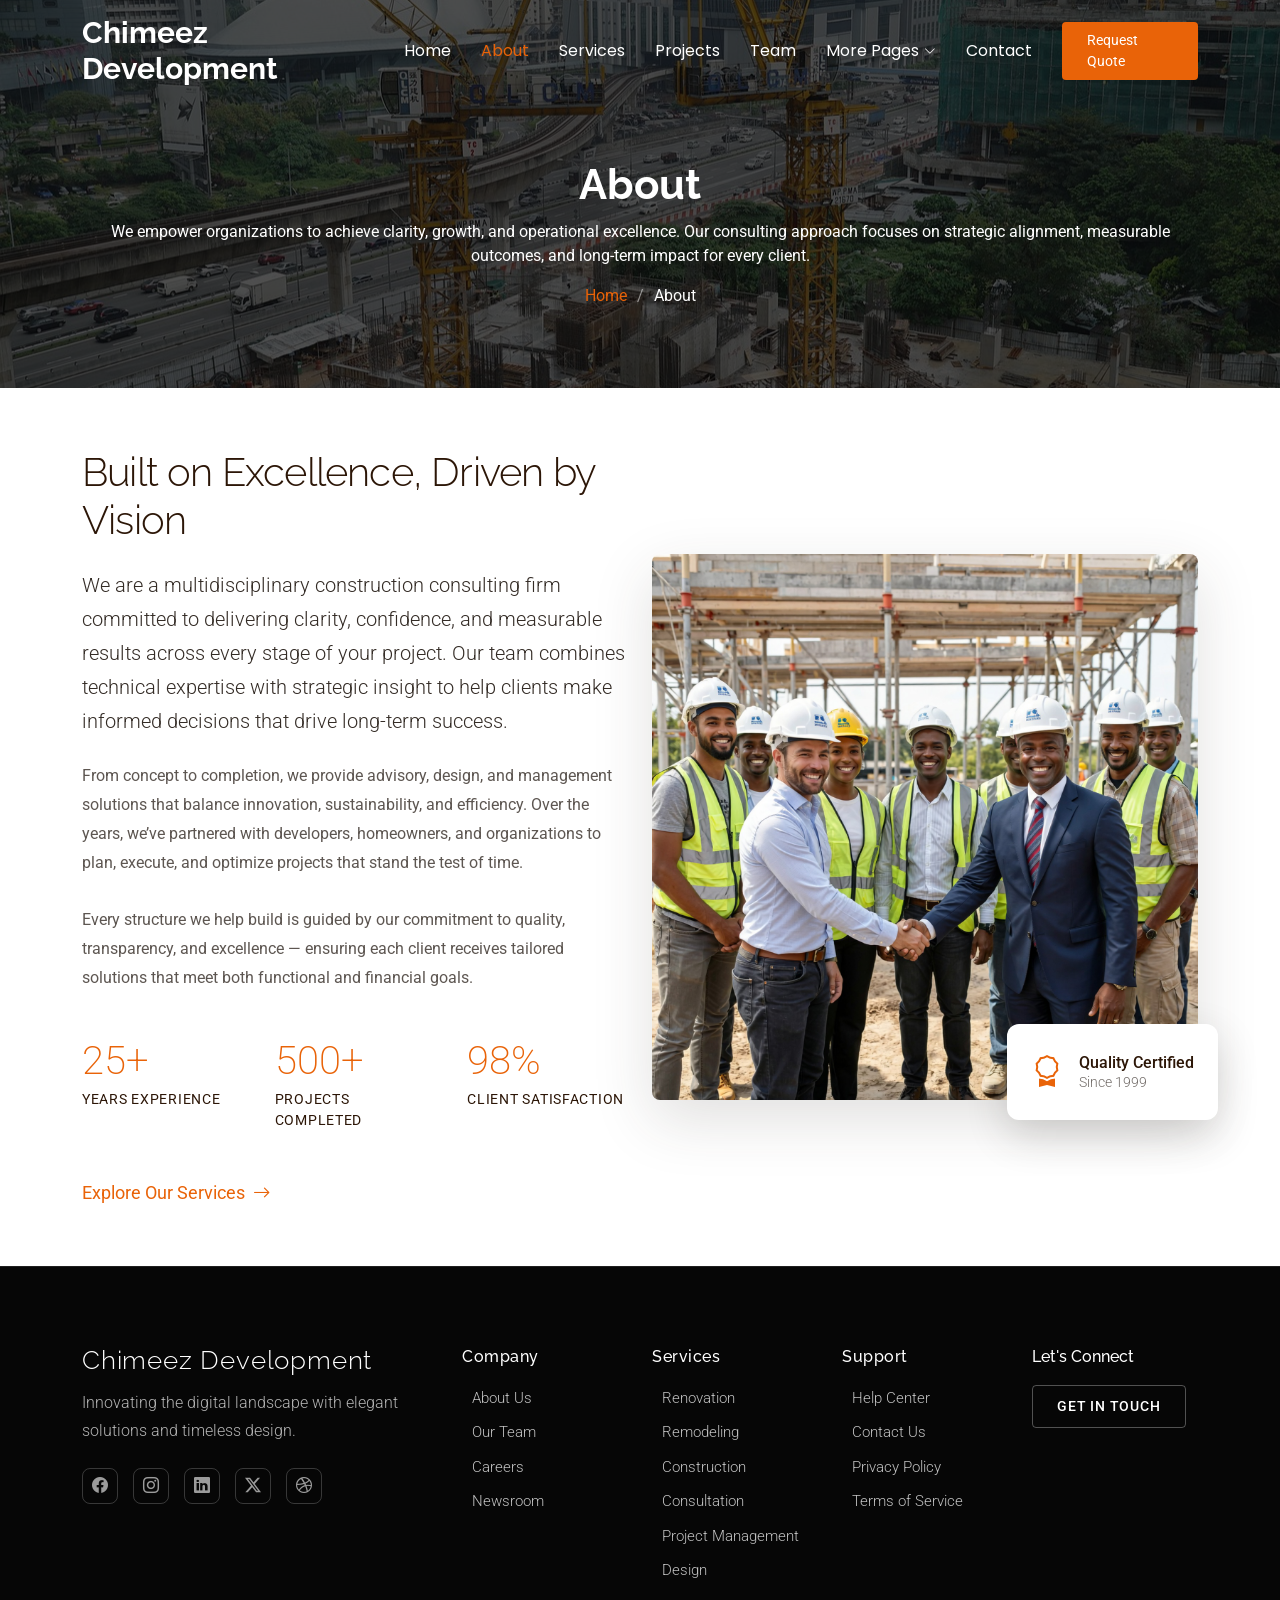
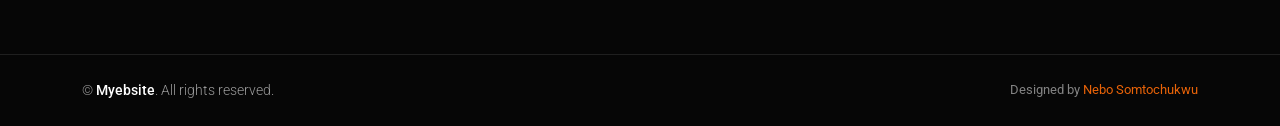
<file: about.html>
<!DOCTYPE html>
<html lang="en">

<head>
  <meta charset="utf-8">
  <meta content="width=device-width, initial-scale=1.0" name="viewport">
  <title>About - Chimeez Development Bootstrap Template</title>
  <meta name="description" content="">
  <meta name="keywords" content="">

  <!-- Favicons -->
  <link href="assets/img/favicon.png" rel="icon">
  <link href="assets/img/apple-touch-icon.png" rel="apple-touch-icon">

  <!-- Fonts -->
  <link href="https://fonts.googleapis.com" rel="preconnect">
  <link href="https://fonts.gstatic.com" rel="preconnect" crossorigin>
  <link href="https://fonts.googleapis.com/css2?family=Roboto:ital,wght@0,100;0,300;0,400;0,500;0,700;0,900;1,100;1,300;1,400;1,500;1,700;1,900&family=Poppins:ital,wght@0,100;0,200;0,300;0,400;0,500;0,600;0,700;0,800;0,900;1,100;1,200;1,300;1,400;1,500;1,600;1,700;1,800;1,900&family=Raleway:ital,wght@0,100;0,200;0,300;0,400;0,500;0,600;0,700;0,800;0,900;1,100;1,200;1,300;1,400;1,500;1,600;1,700;1,800;1,900&display=swap" rel="stylesheet">

  <!-- Vendor CSS Files -->
  <link href="assets/vendor/bootstrap/css/bootstrap.min.css" rel="stylesheet">
  <link href="assets/vendor/bootstrap-icons/bootstrap-icons.css" rel="stylesheet">
  <link href="assets/vendor/aos/aos.css" rel="stylesheet">
  <link href="assets/vendor/glightbox/css/glightbox.min.css" rel="stylesheet">
  <link href="assets/vendor/swiper/swiper-bundle.min.css" rel="stylesheet">

  <!-- Main CSS File -->
  <link href="assets/css/main.css" rel="stylesheet">

  <!-- =======================================================
  * Template Name: Chimeez Development
  * Template URL: https://Nebo Somtochukwu.com/Chimeez Development-bootstrap-construction-template/
  * Updated: Jul 27 2025 with Bootstrap v5.3.7
  * Author: Nebo Somtochukwu.com
  * License: https://Nebo Somtochukwu.com/license/
  ======================================================== -->
</head>

<body class="about-page">

  <header id="header" class="header d-flex align-items-center fixed-top">
    <div class="container-fluid container-xl position-relative d-flex align-items-center">

      <a href="index.html" class="logo d-flex align-items-center me-auto">
        <!-- Uncomment the line below if you also wish to use an image logo -->
        <!-- <img src="assets/img/logo.webp" alt=""> -->
        <h1 class="sitename">Chimeez Development</h1>
      </a>

      <nav id="navmenu" class="navmenu">
        <ul>
          <li><a href="index.html">Home</a></li>
          <li><a href="about.html" class="active">About</a></li>
          <li><a href="services.html">Services</a></li>
          <li><a href="projects.html">Projects</a></li>
          <li><a href="team.html">Team</a></li>
          <li class="dropdown"><a href="#"><span>More Pages</span> <i class="bi bi-chevron-down toggle-dropdown"></i></a>
            <ul>
              <li><a href="service-details.html">Service Details</a></li>
              <li><a href="project-details.html">Project Details</a></li>
              <li><a href="quote.html">Quote Form</a></li>
              <li><a href="terms.html">Terms</a></li>
              <li><a href="privacy.html">Privacy</a></li>
              <li><a href="404.html">404</a></li>
            </ul>
          </li>
          <li><a href="contact.html">Contact</a></li>
        </ul>
        <i class="mobile-nav-toggle d-xl-none bi bi-list"></i>
      </nav>

      <a class="btn-getstarted d-none d-sm-block" href="quote.html">Request Quote</a>

    </div>
  </header>

  <main class="main">

    <!-- Page Title -->
    <div class="page-title dark-background" data-aos="fade" style="background-image: url(assets/img/construction/showcase-2.jpg);">
      <div class="container position-relative">
        <h1>About</h1>
        <p>We empower organizations to achieve clarity, growth, and operational excellence. Our consulting approach focuses on strategic alignment, measurable outcomes, and long-term impact for every client.</p>
        <nav class="breadcrumbs">
          <ol>
            <li><a href="index.html">Home</a></li>
            <li class="current">About</li>
          </ol>
        </nav>
      </div>
    </div><!-- End Page Title -->

    <!-- About Section -->
    <section id="about" class="about section">

      <div class="container" data-aos="fade-up" data-aos-delay="100">

        <div class="row align-items-center">

          <div class="col-lg-6 order-2 order-lg-1" data-aos="fade-right" data-aos-delay="200">
            <div class="content">
              <h2 class="section-heading mb-4">Built on Excellence, Driven by Vision</h2>
              <p class="lead-text mb-4">We are a multidisciplinary construction consulting firm committed to delivering clarity, confidence, and measurable results across every stage of your project. Our team combines technical expertise with strategic insight to help clients make informed decisions that drive long-term success.</p>
              <p class="description-text mb-5">From concept to completion, we provide advisory, design, and management solutions that balance innovation, sustainability, and efficiency. Over the years, we’ve partnered with developers, homeowners, and organizations to plan, execute, and optimize projects that stand the test of time.  
                <br><br>
                Every structure we help build is guided by our commitment to quality, transparency, and excellence — ensuring each client receives tailored solutions that meet both functional and financial goals.
              </p>

              <div class="stats-grid">
                <div class="stat-item" data-aos="fade-up" data-aos-delay="300">
                  <div class="stat-number">25+</div>
                  <div class="stat-label">Years Experience</div>
                </div>
                <div class="stat-item" data-aos="fade-up" data-aos-delay="350">
                  <div class="stat-number">500+</div>
                  <div class="stat-label">Projects Completed</div>
                </div>
                <div class="stat-item" data-aos="fade-up" data-aos-delay="400">
                  <div class="stat-number">98%</div>
                  <div class="stat-label">Client Satisfaction</div>
                </div>
              </div>

              <div class="cta-section" data-aos="fade-up" data-aos-delay="450">
                <a href="#services" class="cta-link">
                  Explore Our Services
                  <i class="bi bi-arrow-right ms-2"></i>
                </a>
              </div>
            </div>
          </div>

          <div class="col-lg-6 order-1 order-lg-2" data-aos="fade-left" data-aos-delay="200">
            <div class="image-section">
              <div class="main-image">
                <img src="assets/img/construction/project-4.jpg" alt="Construction project showcase" class="img-fluid">
              </div>
              <div class="floating-badge" data-aos="zoom-in" data-aos-delay="500">
                <div class="badge-content">
                  <i class="bi bi-award"></i>
                  <div class="badge-text">
                    <span class="badge-title">Quality Certified</span>
                    <span class="badge-subtitle">Since 1999</span>
                  </div>
                </div>
              </div>
            </div>
          </div>

        </div>

      </div>

    </section><!-- /About Section -->

  </main>

  <footer id="footer" class="footer dark-background">

    <div class="container">
      <div class="row gy-5">

        <div class="col-lg-4">
          <div class="footer-brand">
            <a href="index.html" class="logo d-flex align-items-center mb-3">
              <span class="sitename">Chimeez Development</span>
            </a>
            <p class="tagline">Innovating the digital landscape with elegant solutions and timeless design.</p>

            <div class="social-links mt-4">
              <a href="#" aria-label="Facebook"><i class="bi bi-facebook"></i></a>
              <a href="#" aria-label="Instagram"><i class="bi bi-instagram"></i></a>
              <a href="#" aria-label="LinkedIn"><i class="bi bi-linkedin"></i></a>
              <a href="#" aria-label="Twitter"><i class="bi bi-twitter-x"></i></a>
              <a href="#" aria-label="Dribbble"><i class="bi bi-dribbble"></i></a>
            </div>
          </div>
        </div>

        <div class="col-lg-6">
          <div class="footer-links-grid">
            <div class="row">
              <div class="col-6 col-md-4">
                <h5>Company</h5>
                <ul class="list-unstyled">
                  <li><a href="#">About Us</a></li>
                  <li><a href="#">Our Team</a></li>
                  <li><a href="#">Careers</a></li>
                  <li><a href="#">Newsroom</a></li>
                </ul>
              </div>
              <div class="col-6 col-md-4">
                <h5>Services</h5>
                <ul class="list-unstyled">
                  <li><a href="#">Renovation</a></li>
                  <li><a href="#">Remodeling</a></li>
                  <li><a href="#">Construction</a></li>
                  <li><a href="#">Consultation</a></li>
                  <li><a href="#">Project Management</a></li>
                  <li><a href="#">Design</a></li>
                </ul>
              </div>
              <div class="col-6 col-md-4">
                <h5>Support</h5>
                <ul class="list-unstyled">
                  <li><a href="#">Help Center</a></li>
                  <li><a href="#">Contact Us</a></li>
                  <li><a href="#">Privacy Policy</a></li>
                  <li><a href="#">Terms of Service</a></li>
                </ul>
              </div>
            </div>
          </div>
        </div>

        <div class="col-lg-2">
          <div class="footer-cta">
            <h5>Let's Connect</h5>
            <a href="contact.html" class="btn btn-outline">Get in Touch</a>
          </div>
        </div>

      </div>
    </div>

    <div class="footer-bottom">
      <div class="container">
        <div class="row">
          <div class="col-12">
            <div class="footer-bottom-content">
              <p class="mb-0">© <span class="sitename">Myebsite</span>. All rights reserved.</p>
              <div class="credits">
                <!-- All the links in the footer should remain intact. -->
                <!-- You can delete the links only if you've purchased the pro version. -->
                <!-- Licensing information: https://Nebo Somtochukwu.com/license/ -->
                <!-- Purchase the pro version with working PHP/AJAX contact form: [buy-url] -->
                Designed by <a href="https://Nebo Somtochukwu.com/">Nebo Somtochukwu</a>
              </div>
            </div>
          </div>
        </div>
      </div>
    </div>

  </footer>

  <!-- Scroll Top -->
  <a href="#" id="scroll-top" class="scroll-top d-flex align-items-center justify-content-center"><i class="bi bi-arrow-up-short"></i></a>

  <!-- Preloader -->
  <div id="preloader"></div>

  <!-- Vendor JS Files -->
  <script src="assets/vendor/bootstrap/js/bootstrap.bundle.min.js"></script>
  <script src="assets/vendor/php-email-form/validate.js"></script>
  <script src="assets/vendor/aos/aos.js"></script>
  <script src="assets/vendor/purecounter/purecounter_vanilla.js"></script>
  <script src="assets/vendor/glightbox/js/glightbox.min.js"></script>
  <script src="assets/vendor/swiper/swiper-bundle.min.js"></script>

  <!-- Main JS File -->
  <script src="assets/js/main.js"></script>

</body>

</html>
</file>
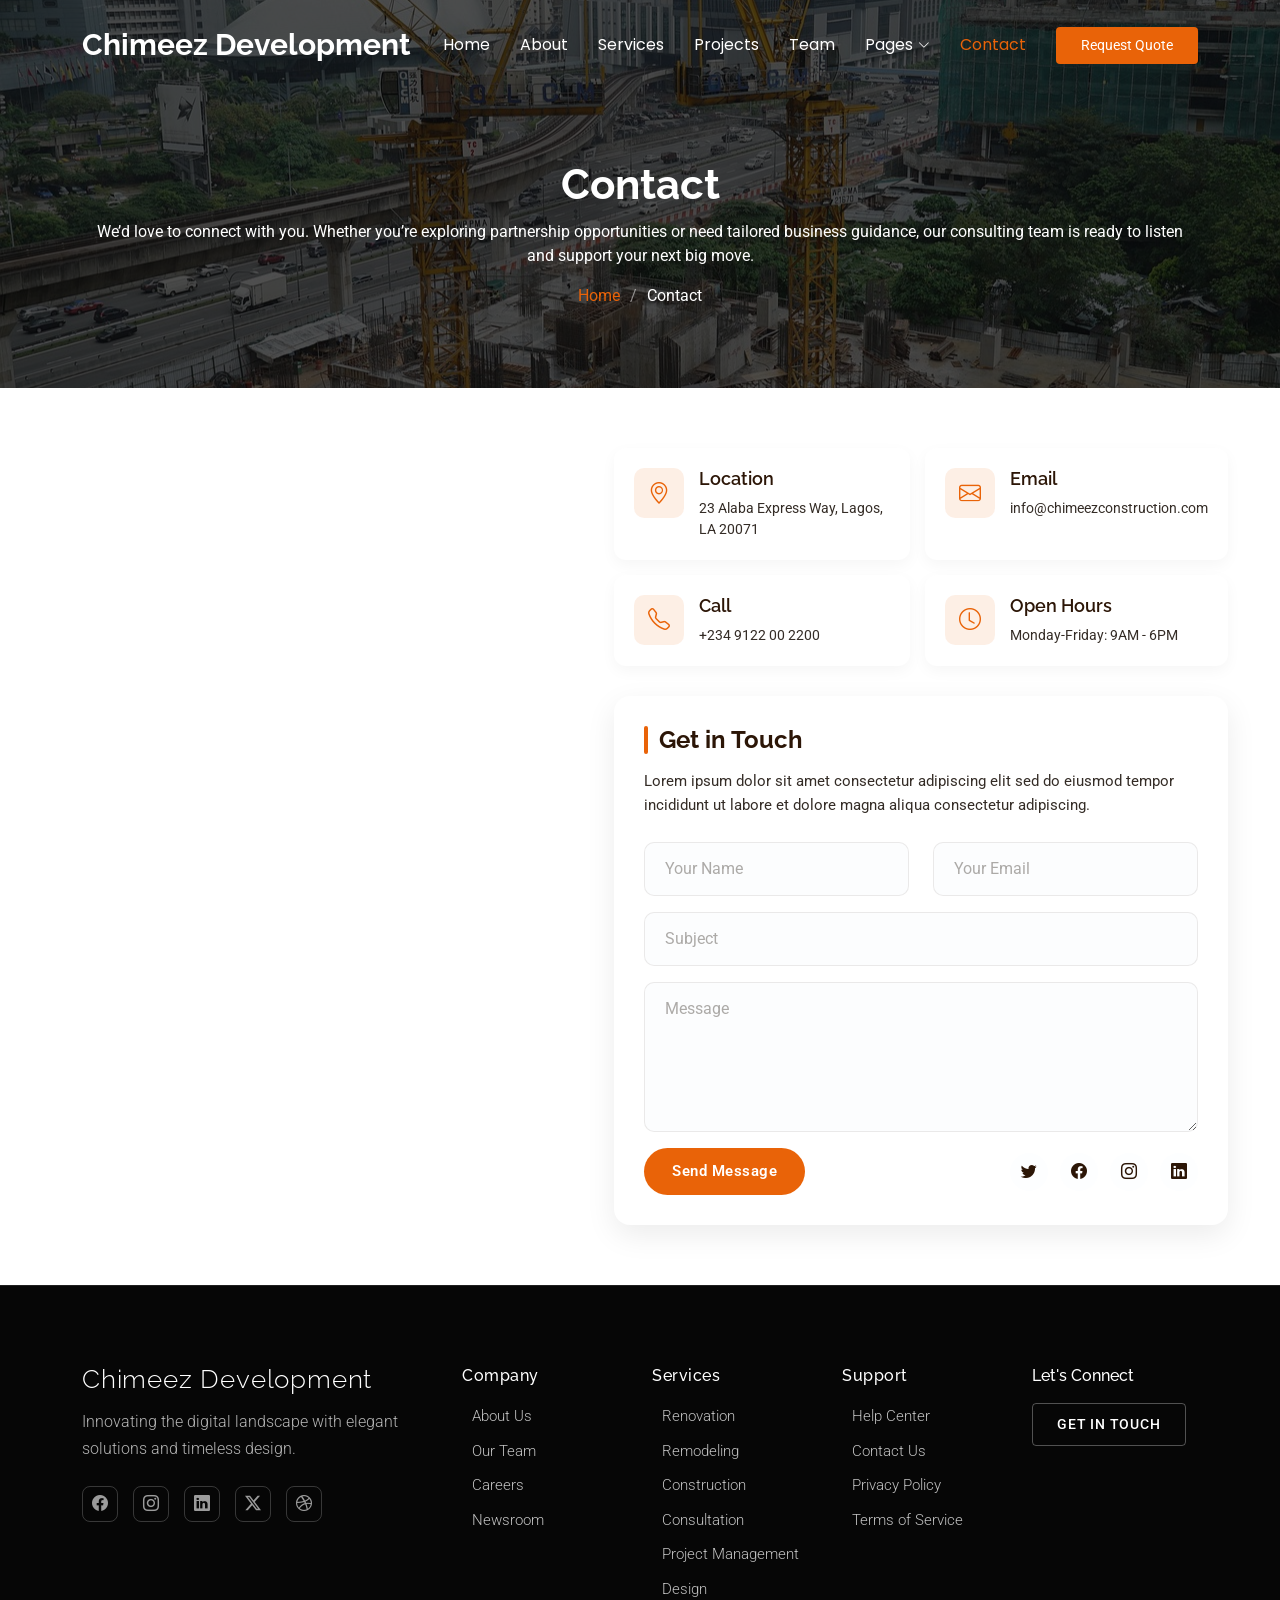
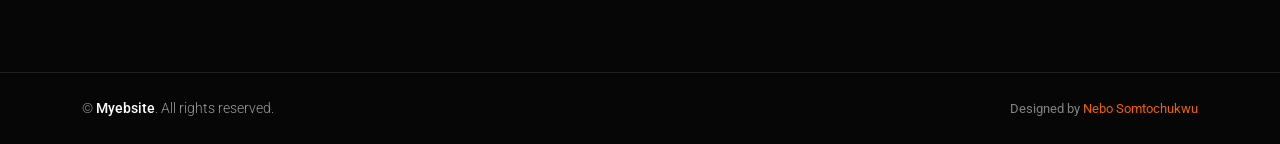
<file: contact.html>
<!DOCTYPE html>
<html lang="en">

<head>
  <meta charset="utf-8">
  <meta content="width=device-width, initial-scale=1.0" name="viewport">
  <title>Contact - Chimeez Development Bootstrap Template</title>
  <meta name="description" content="">
  <meta name="keywords" content="">

  <!-- Favicons -->
  <link href="assets/img/favicon.png" rel="icon">
  <link href="assets/img/apple-touch-icon.png" rel="apple-touch-icon">

  <!-- Fonts -->
  <link href="https://fonts.googleapis.com" rel="preconnect">
  <link href="https://fonts.gstatic.com" rel="preconnect" crossorigin>
  <link href="https://fonts.googleapis.com/css2?family=Roboto:ital,wght@0,100;0,300;0,400;0,500;0,700;0,900;1,100;1,300;1,400;1,500;1,700;1,900&family=Poppins:ital,wght@0,100;0,200;0,300;0,400;0,500;0,600;0,700;0,800;0,900;1,100;1,200;1,300;1,400;1,500;1,600;1,700;1,800;1,900&family=Raleway:ital,wght@0,100;0,200;0,300;0,400;0,500;0,600;0,700;0,800;0,900;1,100;1,200;1,300;1,400;1,500;1,600;1,700;1,800;1,900&display=swap" rel="stylesheet">

  <!-- Vendor CSS Files -->
  <link href="assets/vendor/bootstrap/css/bootstrap.min.css" rel="stylesheet">
  <link href="assets/vendor/bootstrap-icons/bootstrap-icons.css" rel="stylesheet">
  <link href="assets/vendor/aos/aos.css" rel="stylesheet">
  <link href="assets/vendor/glightbox/css/glightbox.min.css" rel="stylesheet">
  <link href="assets/vendor/swiper/swiper-bundle.min.css" rel="stylesheet">

  <!-- Main CSS File -->
  <link href="assets/css/main.css" rel="stylesheet">

  <!-- =======================================================
  * Template Name: Chimeez Development
  * Template URL: https://Nebo Somtochukwu.com/Chimeez Development-bootstrap-construction-template/
  * Updated: Jul 27 2025 with Bootstrap v5.3.7
  * Author: Nebo Somtochukwu.com
  * License: https://Nebo Somtochukwu.com/license/
  ======================================================== -->
</head>

<body class="contact-page">

  <header id="header" class="header d-flex align-items-center fixed-top">
    <div class="container-fluid container-xl position-relative d-flex align-items-center">

      <a href="index.html" class="logo d-flex align-items-center me-auto">
        <!-- Uncomment the line below if you also wish to use an image logo -->
        <!-- <img src="assets/img/logo.webp" alt=""> -->
        <h1 class="sitename">Chimeez Development</h1>
      </a>

      <nav id="navmenu" class="navmenu">
        <ul>
          <li><a href="index.html">Home</a></li>
          <li><a href="about.html">About</a></li>
          <li><a href="services.html">Services</a></li>
          <li><a href="projects.html">Projects</a></li>
          <li><a href="team.html">Team</a></li>
          <li class="dropdown"><a href="#"><span>Pages</span> <i class="bi bi-chevron-down toggle-dropdown"></i></a>
            <ul>
              <li><a href="service-details.html">Service Details</a></li>
              <li><a href="project-details.html">Project Details</a></li>
              <li><a href="quote.html">Quote Form</a></li>
              <li><a href="terms.html">Terms</a></li>
              <li><a href="privacy.html">Privacy</a></li>
              <li><a href="404.html">404</a></li>
            </ul>
          </li>
          <li><a href="contact.html" class="active">Contact</a></li>
        </ul>
        <i class="mobile-nav-toggle d-xl-none bi bi-list"></i>
      </nav>

      <a class="btn-getstarted d-none d-sm-block" href="quote.html">Request Quote</a>

    </div>
  </header>

  <main class="main">

    <!-- Page Title -->
    <div class="page-title dark-background" data-aos="fade" style="background-image: url(assets/img/construction/showcase-2.jpg);">
      <div class="container position-relative">
        <h1>Contact</h1>
        <p>We’d love to connect with you. Whether you’re exploring partnership opportunities or need tailored business guidance, our consulting team is ready to listen and support your next big move.</p>
        <nav class="breadcrumbs">
          <ol>
            <li><a href="index.html">Home</a></li>
            <li class="current">Contact</li>
          </ol>
        </nav>
      </div>
    </div><!-- End Page Title -->

    <!-- Contact Section -->
    <section id="contact" class="contact section">

      <div class="container" data-aos="fade-up" data-aos-delay="100">
        <div class="contact-main-wrapper">
          <div class="map-wrapper">
            <iframe src="https://www.google.com/maps/embed?pb=!1m14!1m8!1m3!1d48389.78314118045!2d-74.006138!3d40.710059!3m2!1i1024!2i768!4f13.1!3m3!1m2!1s0x89c25a22a3bda30d%3A0xb89d1fe6bc499443!2sDowntown%20Conference%20Center!5e0!3m2!1sen!2sus!4v1676961268712!5m2!1sen!2sus" width="100%" height="100%" style="border:0;" allowfullscreen="" loading="lazy" referrerpolicy="no-referrer-when-downgrade"></iframe>
          </div>

          <div class="contact-content">
            <div class="contact-cards-container" data-aos="fade-up" data-aos-delay="300">
              <div class="contact-card">
                <div class="icon-box">
                  <i class="bi bi-geo-alt"></i>
                </div>
                <div class="contact-text">
                  <h4>Location</h4>
                  <p>23 Alaba Express Way, Lagos, LA 20071</p>
                </div>
              </div>

              <div class="contact-card">
                <div class="icon-box">
                  <i class="bi bi-envelope"></i>
                </div>
                <div class="contact-text">
                  <h4>Email</h4>
                  <p>info@chimeezconstruction.com</p>
                </div>
              </div>

              <div class="contact-card">
                <div class="icon-box">
                  <i class="bi bi-telephone"></i>
                </div>
                <div class="contact-text">
                  <h4>Call</h4>
                  <p>+234 9122 00 2200</p>
                </div>
              </div>

              <div class="contact-card">
                <div class="icon-box">
                  <i class="bi bi-clock"></i>
                </div>
                <div class="contact-text">
                  <h4>Open Hours</h4>
                  <p>Monday-Friday: 9AM - 6PM</p>
                </div>
              </div>
            </div>

            <div class="contact-form-container" data-aos="fade-up" data-aos-delay="400">
              <h3>Get in Touch</h3>
              <p>Lorem ipsum dolor sit amet consectetur adipiscing elit sed do eiusmod tempor incididunt ut labore et dolore magna aliqua consectetur adipiscing.</p>

              <form action="forms/contact.php" method="post" class="php-email-form">
                <div class="row">
                  <div class="col-md-6 form-group">
                    <input type="text" name="name" class="form-control" id="name" placeholder="Your Name" required="">
                  </div>
                  <div class="col-md-6 form-group mt-3 mt-md-0">
                    <input type="email" class="form-control" name="email" id="email" placeholder="Your Email" required="">
                  </div>
                </div>
                <div class="form-group mt-3">
                  <input type="text" class="form-control" name="subject" id="subject" placeholder="Subject" required="">
                </div>
                <div class="form-group mt-3">
                  <textarea class="form-control" name="message" rows="5" placeholder="Message" required=""></textarea>
                </div>

                <div class="my-3">
                  <div class="loading">Loading</div>
                  <div class="error-message"></div>
                  <div class="sent-message">Your message has been sent. Thank you!</div>
                </div>

                <div class="form-submit">
                  <button type="submit">Send Message</button>
                  <div class="social-links">
                    <a href="#"><i class="bi bi-twitter"></i></a>
                    <a href="#"><i class="bi bi-facebook"></i></a>
                    <a href="#"><i class="bi bi-instagram"></i></a>
                    <a href="#"><i class="bi bi-linkedin"></i></a>
                  </div>
                </div>
              </form>
            </div>
          </div>
        </div>
      </div>
    </section><!-- /Contact Section -->

  </main>

  <footer id="footer" class="footer dark-background">

    <div class="container">
      <div class="row gy-5">

        <div class="col-lg-4">
          <div class="footer-brand">
            <a href="index.html" class="logo d-flex align-items-center mb-3">
              <span class="sitename">Chimeez Development</span>
            </a>
            <p class="tagline">Innovating the digital landscape with elegant solutions and timeless design.</p>

            <div class="social-links mt-4">
              <a href="#" aria-label="Facebook"><i class="bi bi-facebook"></i></a>
              <a href="#" aria-label="Instagram"><i class="bi bi-instagram"></i></a>
              <a href="#" aria-label="LinkedIn"><i class="bi bi-linkedin"></i></a>
              <a href="#" aria-label="Twitter"><i class="bi bi-twitter-x"></i></a>
              <a href="#" aria-label="Dribbble"><i class="bi bi-dribbble"></i></a>
            </div>
          </div>
        </div>

        <div class="col-lg-6">
          <div class="footer-links-grid">
            <div class="row">
              <div class="col-6 col-md-4">
                <h5>Company</h5>
                <ul class="list-unstyled">
                  <li><a href="#">About Us</a></li>
                  <li><a href="#">Our Team</a></li>
                  <li><a href="#">Careers</a></li>
                  <li><a href="#">Newsroom</a></li>
                </ul>
              </div>
              <div class="col-6 col-md-4">
                <h5>Services</h5>
                <ul class="list-unstyled">
                  <li><a href="#">Renovation</a></li>
                  <li><a href="#">Remodeling</a></li>
                  <li><a href="#">Construction</a></li>
                  <li><a href="#">Consultation</a></li>
                  <li><a href="#">Project Management</a></li>
                  <li><a href="#">Design</a></li>
                </ul>
              </div>
              <div class="col-6 col-md-4">
                <h5>Support</h5>
                <ul class="list-unstyled">
                  <li><a href="#">Help Center</a></li>
                  <li><a href="#">Contact Us</a></li>
                  <li><a href="#">Privacy Policy</a></li>
                  <li><a href="#">Terms of Service</a></li>
                </ul>
              </div>
            </div>
          </div>
        </div>

        <div class="col-lg-2">
          <div class="footer-cta">
            <h5>Let's Connect</h5>
            <a href="contact.html" class="btn btn-outline">Get in Touch</a>
          </div>
        </div>

      </div>
    </div>

    <div class="footer-bottom">
      <div class="container">
        <div class="row">
          <div class="col-12">
            <div class="footer-bottom-content">
              <p class="mb-0">© <span class="sitename">Myebsite</span>. All rights reserved.</p>
              <div class="credits">
                <!-- All the links in the footer should remain intact. -->
                <!-- You can delete the links only if you've purchased the pro version. -->
                <!-- Licensing information: https://Nebo Somtochukwu.com/license/ -->
                <!-- Purchase the pro version with working PHP/AJAX contact form: [buy-url] -->
                Designed by <a href="https://Nebo Somtochukwu.com/">Nebo Somtochukwu</a>
              </div>
            </div>
          </div>
        </div>
      </div>
    </div>

  </footer>

  <!-- Scroll Top -->
  <a href="#" id="scroll-top" class="scroll-top d-flex align-items-center justify-content-center"><i class="bi bi-arrow-up-short"></i></a>

  <!-- Preloader -->
  <div id="preloader"></div>

  <!-- Vendor JS Files -->
  <script src="assets/vendor/bootstrap/js/bootstrap.bundle.min.js"></script>
  <script src="assets/vendor/php-email-form/validate.js"></script>
  <script src="assets/vendor/aos/aos.js"></script>
  <script src="assets/vendor/purecounter/purecounter_vanilla.js"></script>
  <script src="assets/vendor/glightbox/js/glightbox.min.js"></script>
  <script src="assets/vendor/swiper/swiper-bundle.min.js"></script>

  <!-- Main JS File -->
  <script src="assets/js/main.js"></script>

</body>

</html>
</file>
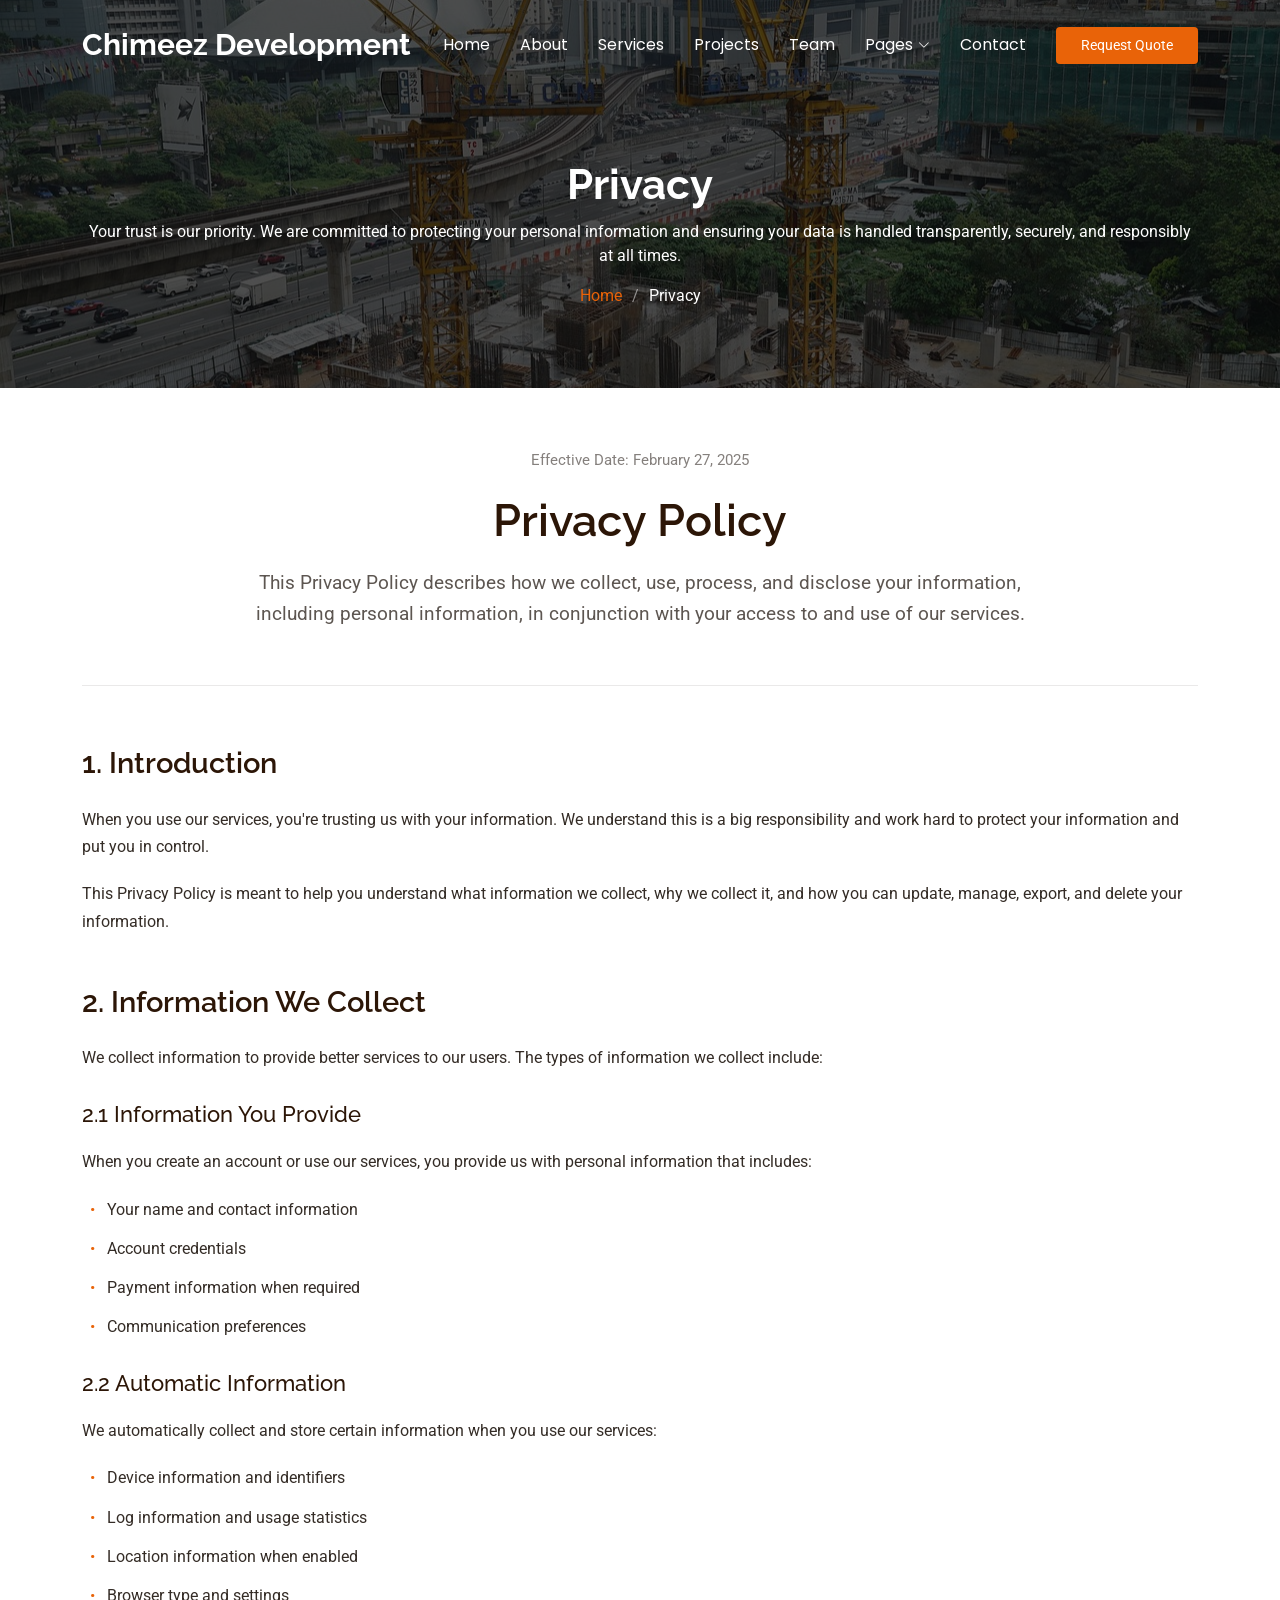
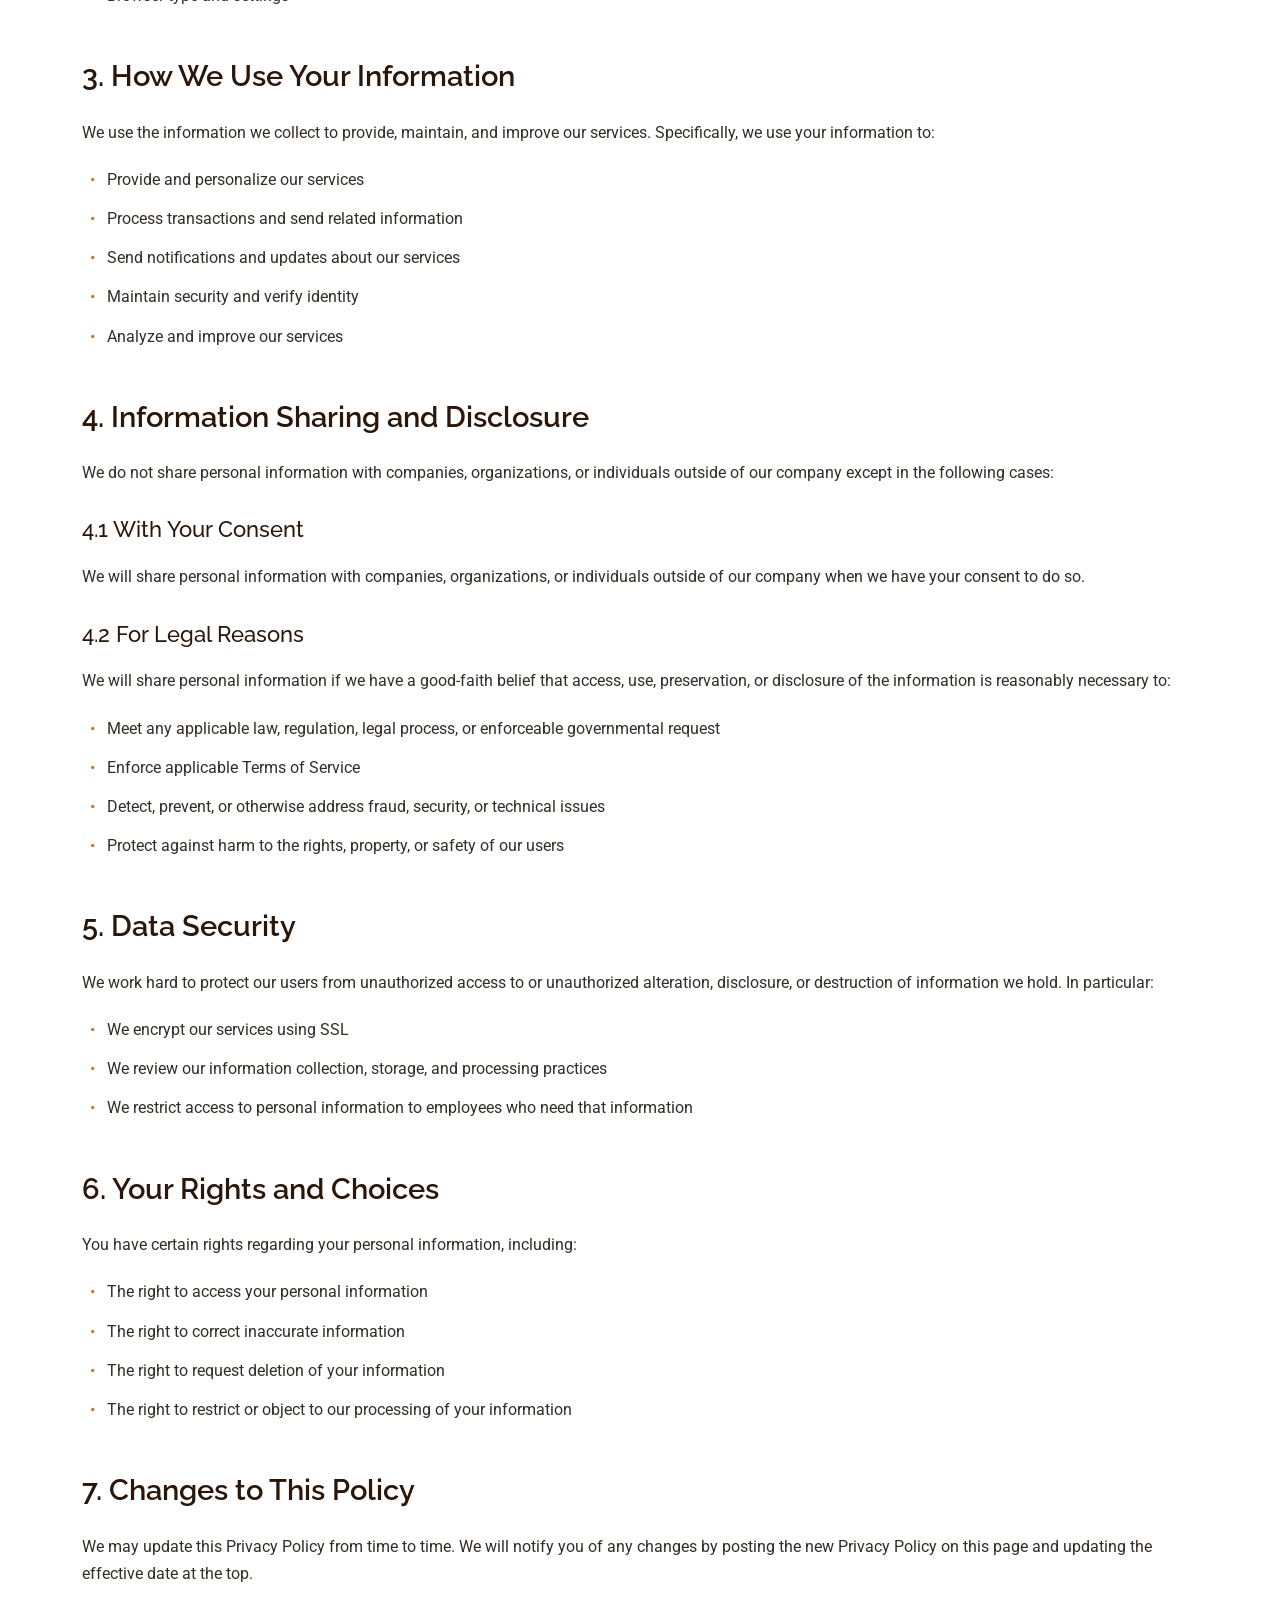
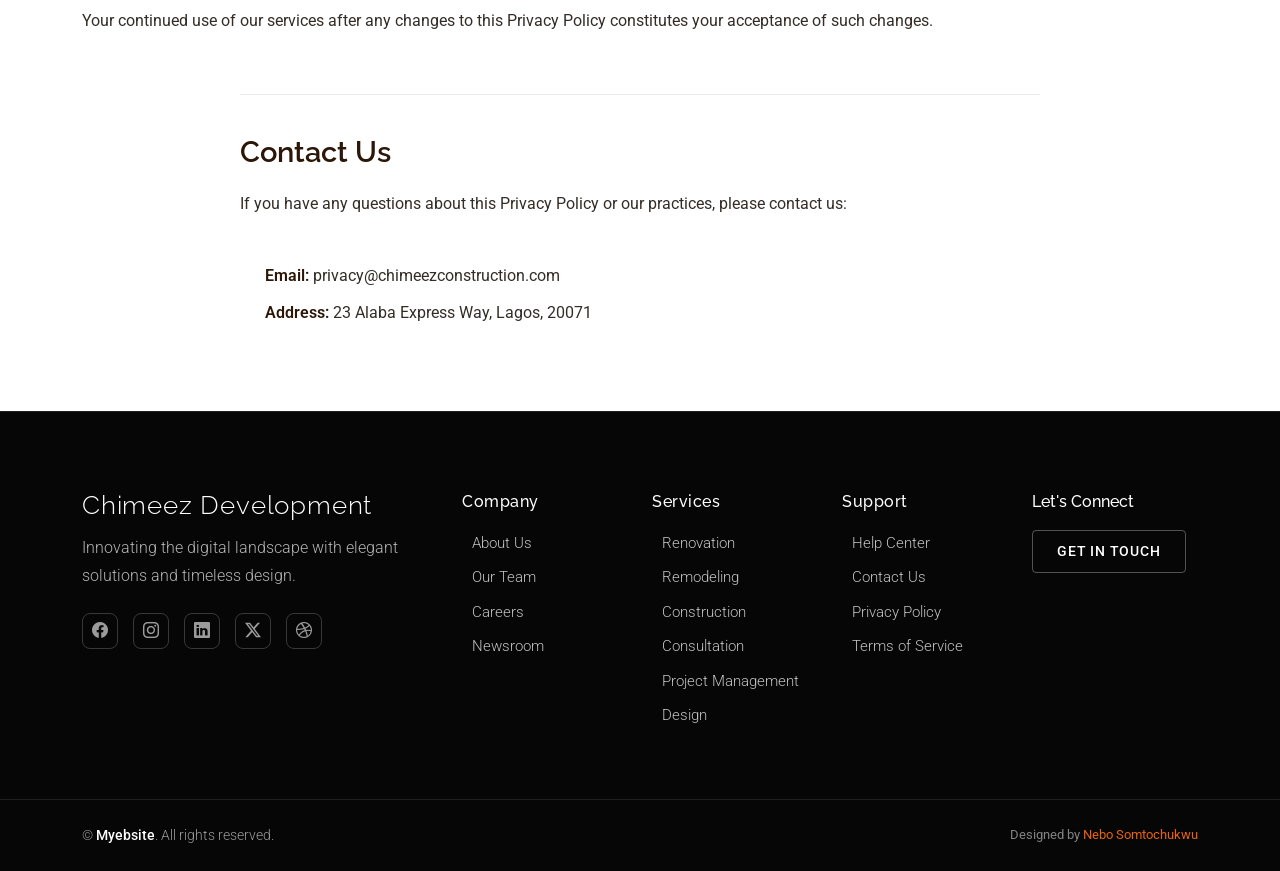
<file: privacy.html>
<!DOCTYPE html>
<html lang="en">

<head>
  <meta charset="utf-8">
  <meta content="width=device-width, initial-scale=1.0" name="viewport">
  <title>Privacy - Chimeez Development Bootstrap Template</title>
  <meta name="description" content="">
  <meta name="keywords" content="">

  <!-- Favicons -->
  <link href="assets/img/favicon.png" rel="icon">
  <link href="assets/img/apple-touch-icon.png" rel="apple-touch-icon">

  <!-- Fonts -->
  <link href="https://fonts.googleapis.com" rel="preconnect">
  <link href="https://fonts.gstatic.com" rel="preconnect" crossorigin>
  <link href="https://fonts.googleapis.com/css2?family=Roboto:ital,wght@0,100;0,300;0,400;0,500;0,700;0,900;1,100;1,300;1,400;1,500;1,700;1,900&family=Poppins:ital,wght@0,100;0,200;0,300;0,400;0,500;0,600;0,700;0,800;0,900;1,100;1,200;1,300;1,400;1,500;1,600;1,700;1,800;1,900&family=Raleway:ital,wght@0,100;0,200;0,300;0,400;0,500;0,600;0,700;0,800;0,900;1,100;1,200;1,300;1,400;1,500;1,600;1,700;1,800;1,900&display=swap" rel="stylesheet">

  <!-- Vendor CSS Files -->
  <link href="assets/vendor/bootstrap/css/bootstrap.min.css" rel="stylesheet">
  <link href="assets/vendor/bootstrap-icons/bootstrap-icons.css" rel="stylesheet">
  <link href="assets/vendor/aos/aos.css" rel="stylesheet">
  <link href="assets/vendor/glightbox/css/glightbox.min.css" rel="stylesheet">
  <link href="assets/vendor/swiper/swiper-bundle.min.css" rel="stylesheet">

  <!-- Main CSS File -->
  <link href="assets/css/main.css" rel="stylesheet">

  <!-- =======================================================
  * Template Name: Chimeez Development
  * Template URL: https://Nebo Somtochukwu.com/Chimeez Development-bootstrap-construction-template/
  * Updated: Jul 27 2025 with Bootstrap v5.3.7
  * Author: Nebo Somtochukwu.com
  * License: https://Nebo Somtochukwu.com/license/
  ======================================================== -->
</head>

<body class="privacy-page">

  <header id="header" class="header d-flex align-items-center fixed-top">
    <div class="container-fluid container-xl position-relative d-flex align-items-center">

      <a href="index.html" class="logo d-flex align-items-center me-auto">
        <!-- Uncomment the line below if you also wish to use an image logo -->
        <!-- <img src="assets/img/logo.webp" alt=""> -->
        <h1 class="sitename">Chimeez Development</h1>
      </a>

      <nav id="navmenu" class="navmenu">
        <ul>
          <li><a href="index.html">Home</a></li>
          <li><a href="about.html">About</a></li>
          <li><a href="services.html">Services</a></li>
          <li><a href="projects.html">Projects</a></li>
          <li><a href="team.html">Team</a></li>
          <li class="dropdown"><a href="#"><span>Pages</span> <i class="bi bi-chevron-down toggle-dropdown"></i></a>
            <ul>
              <li><a href="service-details.html">Service Details</a></li>
              <li><a href="project-details.html">Project Details</a></li>
              <li><a href="quote.html">Quote Form</a></li>
              <li><a href="terms.html">Terms</a></li>
              <li><a href="privacy.html" class="active">Privacy</a></li>
              <li><a href="404.html">404</a></li>
            </ul>
          </li>
          <li><a href="contact.html">Contact</a></li>
        </ul>
        <i class="mobile-nav-toggle d-xl-none bi bi-list"></i>
      </nav>

      <a class="btn-getstarted d-none d-sm-block" href="quote.html">Request Quote</a>

    </div>
  </header>

  <main class="main">

    <!-- Page Title -->
    <div class="page-title dark-background" data-aos="fade" style="background-image: url(assets/img/construction/showcase-2.jpg);">
      <div class="container position-relative">
        <h1>Privacy</h1>
        <p>Your trust is our priority. We are committed to protecting your personal information and ensuring your data is handled transparently, securely, and responsibly at all times.</p>
        <nav class="breadcrumbs">
          <ol>
            <li><a href="index.html">Home</a></li>
            <li class="current">Privacy</li>
          </ol>
        </nav>
      </div>
    </div><!-- End Page Title -->

    <!-- Privacy Section -->
    <section id="privacy" class="privacy section">

      <div class="container" data-aos="fade-up">
        <!-- Header -->
        <div class="privacy-header" data-aos="fade-up">
          <div class="header-content">
            <div class="last-updated">Effective Date: February 27, 2025</div>
            <h1>Privacy Policy</h1>
            <p class="intro-text">This Privacy Policy describes how we collect, use, process, and disclose your information, including personal information, in conjunction with your access to and use of our services.</p>
          </div>
        </div>

        <!-- Main Content -->
        <div class="privacy-content" data-aos="fade-up">
          <!-- Introduction -->
          <div class="content-section">
            <h2>1. Introduction</h2>
            <p>When you use our services, you're trusting us with your information. We understand this is a big responsibility and work hard to protect your information and put you in control.</p>
            <p>This Privacy Policy is meant to help you understand what information we collect, why we collect it, and how you can update, manage, export, and delete your information.</p>
          </div>

          <!-- Information Collection -->
          <div class="content-section">
            <h2>2. Information We Collect</h2>
            <p>We collect information to provide better services to our users. The types of information we collect include:</p>

            <h3>2.1 Information You Provide</h3>
            <p>When you create an account or use our services, you provide us with personal information that includes:</p>
            <ul>
              <li>Your name and contact information</li>
              <li>Account credentials</li>
              <li>Payment information when required</li>
              <li>Communication preferences</li>
            </ul>

            <h3>2.2 Automatic Information</h3>
            <p>We automatically collect and store certain information when you use our services:</p>
            <ul>
              <li>Device information and identifiers</li>
              <li>Log information and usage statistics</li>
              <li>Location information when enabled</li>
              <li>Browser type and settings</li>
            </ul>
          </div>

          <!-- Use of Information -->
          <div class="content-section">
            <h2>3. How We Use Your Information</h2>
            <p>We use the information we collect to provide, maintain, and improve our services. Specifically, we use your information to:</p>
            <ul>
              <li>Provide and personalize our services</li>
              <li>Process transactions and send related information</li>
              <li>Send notifications and updates about our services</li>
              <li>Maintain security and verify identity</li>
              <li>Analyze and improve our services</li>
            </ul>
          </div>

          <!-- Information Sharing -->
          <div class="content-section">
            <h2>4. Information Sharing and Disclosure</h2>
            <p>We do not share personal information with companies, organizations, or individuals outside of our company except in the following cases:</p>

            <h3>4.1 With Your Consent</h3>
            <p>We will share personal information with companies, organizations, or individuals outside of our company when we have your consent to do so.</p>

            <h3>4.2 For Legal Reasons</h3>
            <p>We will share personal information if we have a good-faith belief that access, use, preservation, or disclosure of the information is reasonably necessary to:</p>
            <ul>
              <li>Meet any applicable law, regulation, legal process, or enforceable governmental request</li>
              <li>Enforce applicable Terms of Service</li>
              <li>Detect, prevent, or otherwise address fraud, security, or technical issues</li>
              <li>Protect against harm to the rights, property, or safety of our users</li>
            </ul>
          </div>

          <!-- Data Security -->
          <div class="content-section">
            <h2>5. Data Security</h2>
            <p>We work hard to protect our users from unauthorized access to or unauthorized alteration, disclosure, or destruction of information we hold. In particular:</p>
            <ul>
              <li>We encrypt our services using SSL</li>
              <li>We review our information collection, storage, and processing practices</li>
              <li>We restrict access to personal information to employees who need that information</li>
            </ul>
          </div>

          <!-- Your Rights -->
          <div class="content-section">
            <h2>6. Your Rights and Choices</h2>
            <p>You have certain rights regarding your personal information, including:</p>
            <ul>
              <li>The right to access your personal information</li>
              <li>The right to correct inaccurate information</li>
              <li>The right to request deletion of your information</li>
              <li>The right to restrict or object to our processing of your information</li>
            </ul>
          </div>

          <!-- Policy Updates -->
          <div class="content-section">
            <h2>7. Changes to This Policy</h2>
            <p>We may update this Privacy Policy from time to time. We will notify you of any changes by posting the new Privacy Policy on this page and updating the effective date at the top.</p>
            <p>Your continued use of our services after any changes to this Privacy Policy constitutes your acceptance of such changes.</p>
          </div>
        </div>

        <!-- Contact Section -->
        <div class="privacy-contact" data-aos="fade-up">
          <h2>Contact Us</h2>
          <p>If you have any questions about this Privacy Policy or our practices, please contact us:</p>
          <div class="contact-details">
            <p><strong>Email:</strong> privacy@chimeezconstruction.com</p>
            <p><strong>Address:</strong> 23 Alaba Express Way, Lagos, 20071</p>
          </div>
        </div>

      </div>

    </section><!-- /Privacy Section -->

  </main>

  <footer id="footer" class="footer dark-background">

    <div class="container">
      <div class="row gy-5">

        <div class="col-lg-4">
          <div class="footer-brand">
            <a href="index.html" class="logo d-flex align-items-center mb-3">
              <span class="sitename">Chimeez Development</span>
            </a>
            <p class="tagline">Innovating the digital landscape with elegant solutions and timeless design.</p>

            <div class="social-links mt-4">
              <a href="#" aria-label="Facebook"><i class="bi bi-facebook"></i></a>
              <a href="#" aria-label="Instagram"><i class="bi bi-instagram"></i></a>
              <a href="#" aria-label="LinkedIn"><i class="bi bi-linkedin"></i></a>
              <a href="#" aria-label="Twitter"><i class="bi bi-twitter-x"></i></a>
              <a href="#" aria-label="Dribbble"><i class="bi bi-dribbble"></i></a>
            </div>
          </div>
        </div>

        <div class="col-lg-6">
          <div class="footer-links-grid">
            <div class="row">
              <div class="col-6 col-md-4">
                <h5>Company</h5>
                <ul class="list-unstyled">
                  <li><a href="#">About Us</a></li>
                  <li><a href="#">Our Team</a></li>
                  <li><a href="#">Careers</a></li>
                  <li><a href="#">Newsroom</a></li>
                </ul>
              </div>
              <div class="col-6 col-md-4">
                <h5>Services</h5>
                <ul class="list-unstyled">
                  <li><a href="#">Renovation</a></li>
                  <li><a href="#">Remodeling</a></li>
                  <li><a href="#">Construction</a></li>
                  <li><a href="#">Consultation</a></li>
                  <li><a href="#">Project Management</a></li>
                  <li><a href="#">Design</a></li>
                </ul>
              </div>
              <div class="col-6 col-md-4">
                <h5>Support</h5>
                <ul class="list-unstyled">
                  <li><a href="#">Help Center</a></li>
                  <li><a href="#">Contact Us</a></li>
                  <li><a href="#">Privacy Policy</a></li>
                  <li><a href="#">Terms of Service</a></li>
                </ul>
              </div>
            </div>
          </div>
        </div>

        <div class="col-lg-2">
          <div class="footer-cta">
            <h5>Let's Connect</h5>
            <a href="contact.html" class="btn btn-outline">Get in Touch</a>
          </div>
        </div>

      </div>
    </div>

    <div class="footer-bottom">
      <div class="container">
        <div class="row">
          <div class="col-12">
            <div class="footer-bottom-content">
              <p class="mb-0">© <span class="sitename">Myebsite</span>. All rights reserved.</p>
              <div class="credits">
                <!-- All the links in the footer should remain intact. -->
                <!-- You can delete the links only if you've purchased the pro version. -->
                <!-- Licensing information: https://Nebo Somtochukwu.com/license/ -->
                <!-- Purchase the pro version with working PHP/AJAX contact form: [buy-url] -->
                Designed by <a href="https://Nebo Somtochukwu.com/">Nebo Somtochukwu</a>
              </div>
            </div>
          </div>
        </div>
      </div>
    </div>

  </footer>

  <!-- Scroll Top -->
  <a href="#" id="scroll-top" class="scroll-top d-flex align-items-center justify-content-center"><i class="bi bi-arrow-up-short"></i></a>

  <!-- Preloader -->
  <div id="preloader"></div>

  <!-- Vendor JS Files -->
  <script src="assets/vendor/bootstrap/js/bootstrap.bundle.min.js"></script>
  <script src="assets/vendor/php-email-form/validate.js"></script>
  <script src="assets/vendor/aos/aos.js"></script>
  <script src="assets/vendor/purecounter/purecounter_vanilla.js"></script>
  <script src="assets/vendor/glightbox/js/glightbox.min.js"></script>
  <script src="assets/vendor/swiper/swiper-bundle.min.js"></script>

  <!-- Main JS File -->
  <script src="assets/js/main.js"></script>

</body>

</html>
</file>
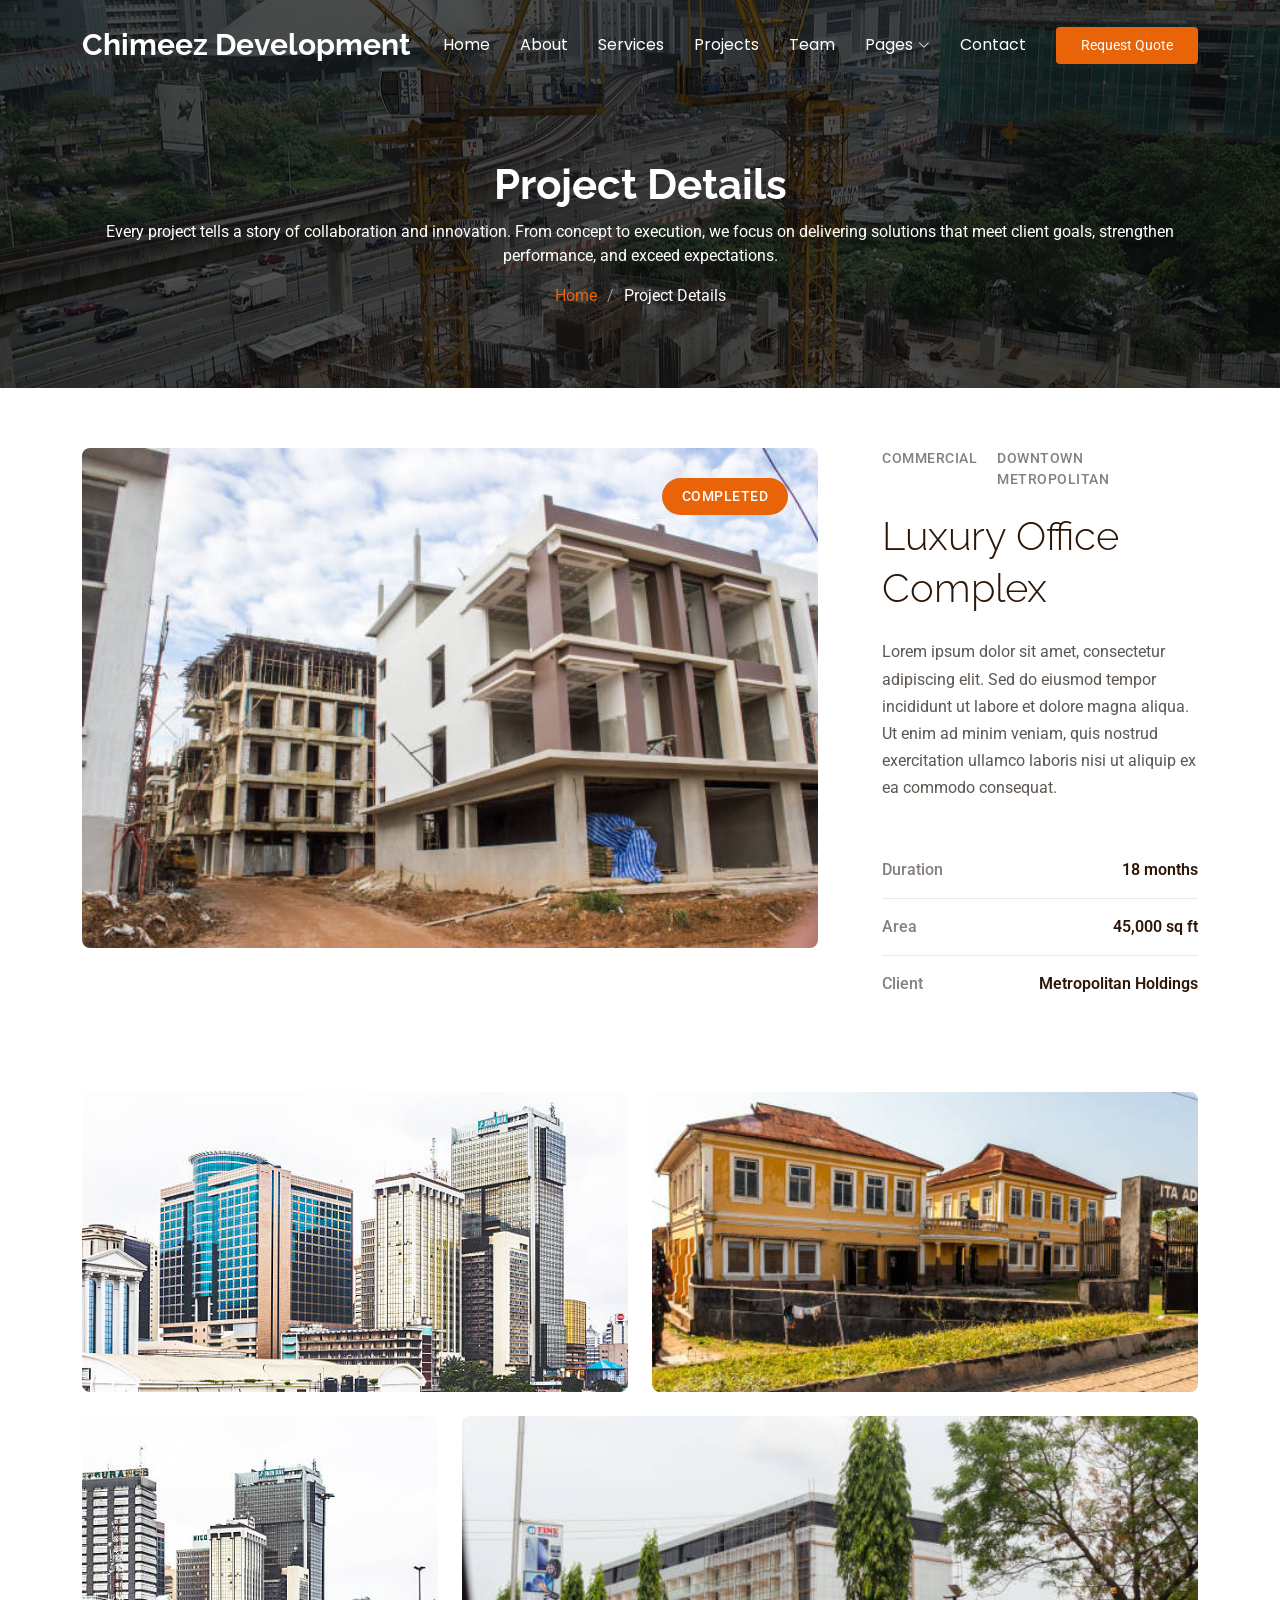
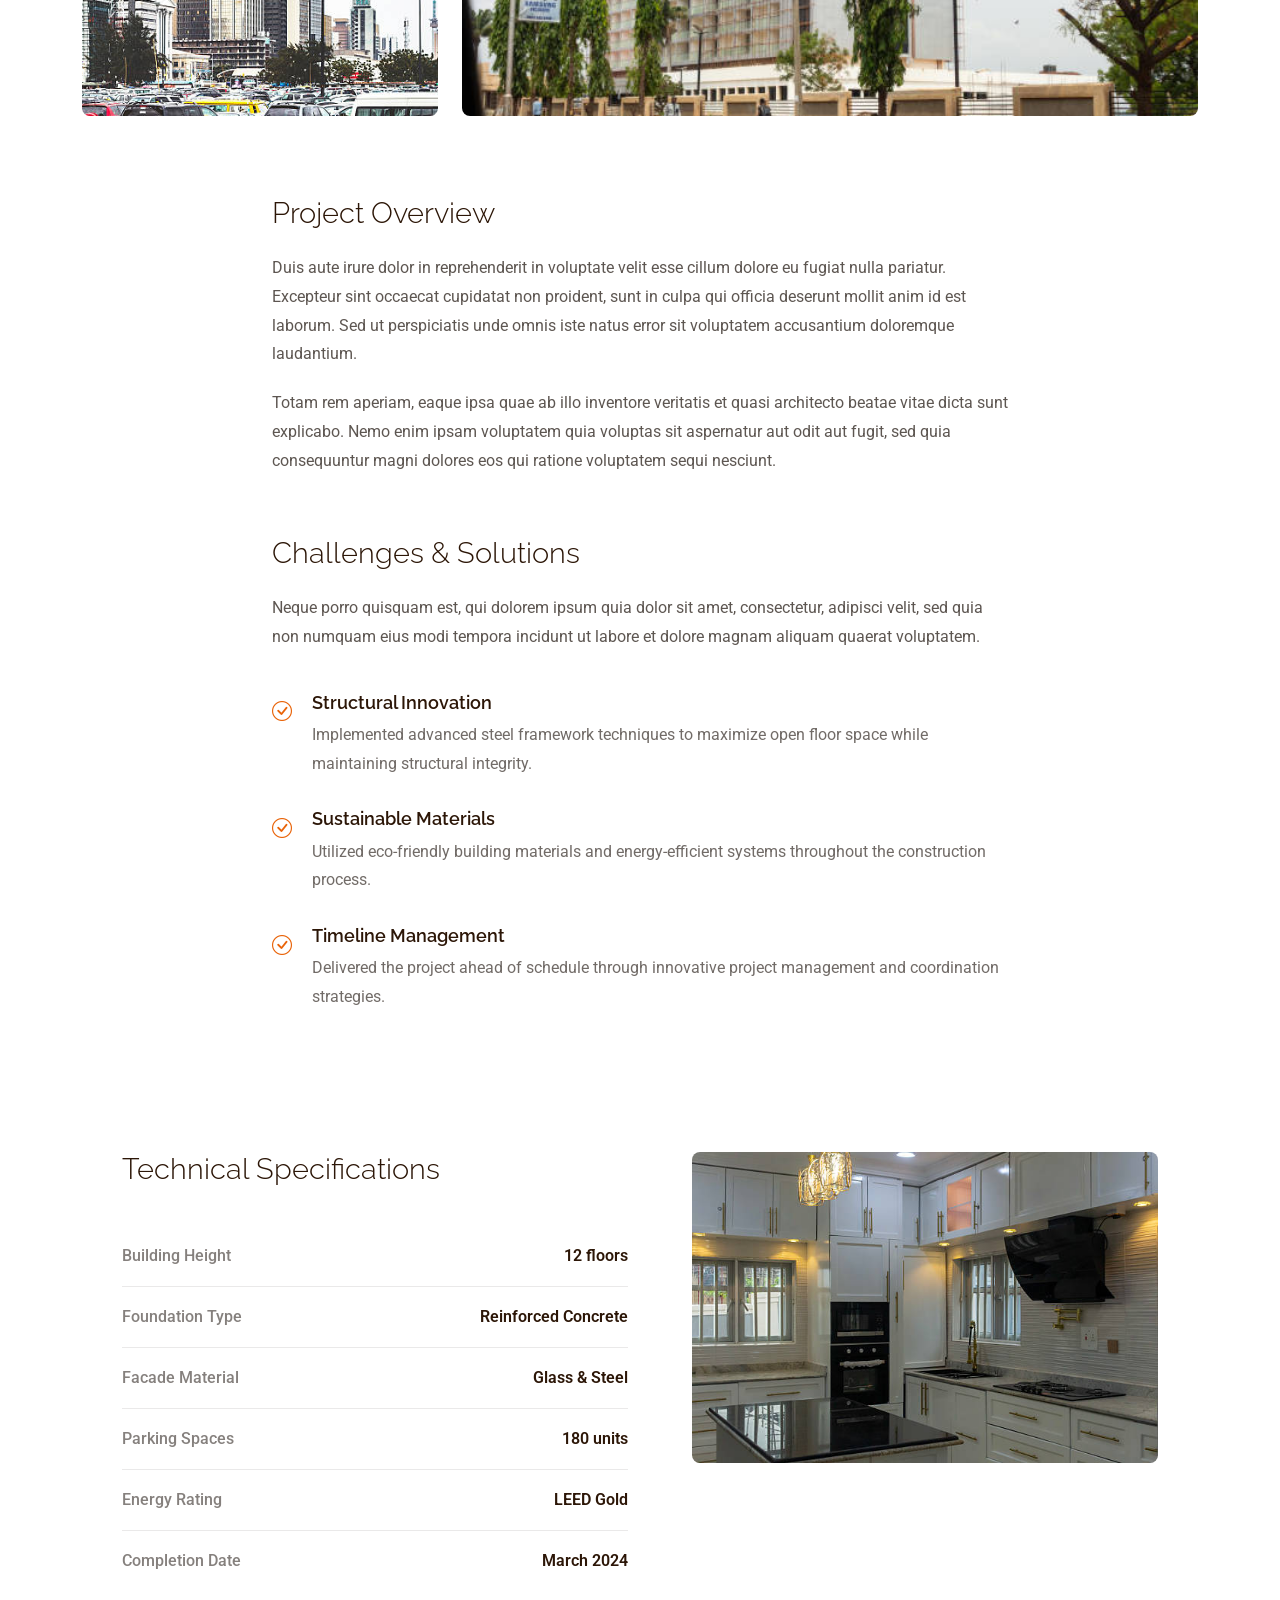
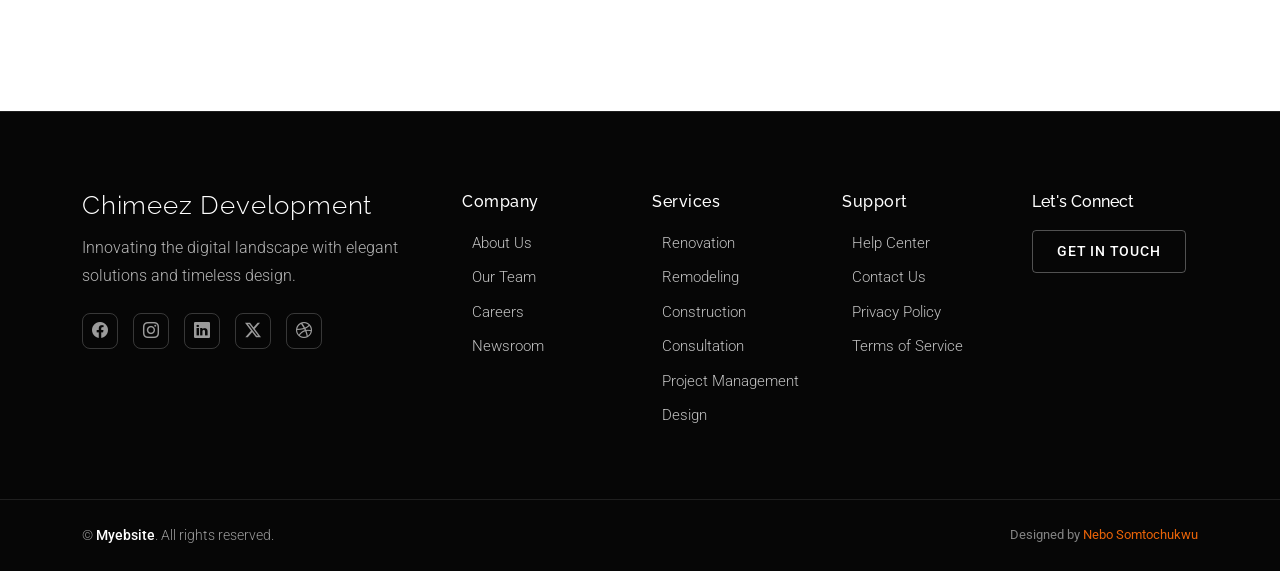
<file: project-details.html>
<!DOCTYPE html>
<html lang="en">

<head>
  <meta charset="utf-8">
  <meta content="width=device-width, initial-scale=1.0" name="viewport">
  <title>Project Details - Chimeez Development Bootstrap Template</title>
  <meta name="description" content="">
  <meta name="keywords" content="">

  <!-- Favicons -->
  <link href="assets/img/favicon.png" rel="icon">
  <link href="assets/img/apple-touch-icon.png" rel="apple-touch-icon">

  <!-- Fonts -->
  <link href="https://fonts.googleapis.com" rel="preconnect">
  <link href="https://fonts.gstatic.com" rel="preconnect" crossorigin>
  <link href="https://fonts.googleapis.com/css2?family=Roboto:ital,wght@0,100;0,300;0,400;0,500;0,700;0,900;1,100;1,300;1,400;1,500;1,700;1,900&family=Poppins:ital,wght@0,100;0,200;0,300;0,400;0,500;0,600;0,700;0,800;0,900;1,100;1,200;1,300;1,400;1,500;1,600;1,700;1,800;1,900&family=Raleway:ital,wght@0,100;0,200;0,300;0,400;0,500;0,600;0,700;0,800;0,900;1,100;1,200;1,300;1,400;1,500;1,600;1,700;1,800;1,900&display=swap" rel="stylesheet">

  <!-- Vendor CSS Files -->
  <link href="assets/vendor/bootstrap/css/bootstrap.min.css" rel="stylesheet">
  <link href="assets/vendor/bootstrap-icons/bootstrap-icons.css" rel="stylesheet">
  <link href="assets/vendor/aos/aos.css" rel="stylesheet">
  <link href="assets/vendor/glightbox/css/glightbox.min.css" rel="stylesheet">
  <link href="assets/vendor/swiper/swiper-bundle.min.css" rel="stylesheet">

  <!-- Main CSS File -->
  <link href="assets/css/main.css" rel="stylesheet">

  <!-- =======================================================
  * Template Name: Chimeez Development
  * Template URL: https://Nebo Somtochukwu.com/Chimeez Development-bootstrap-construction-template/
  * Updated: Jul 27 2025 with Bootstrap v5.3.7
  * Author: Nebo Somtochukwu.com
  * License: https://Nebo Somtochukwu.com/license/
  ======================================================== -->
</head>

<body class="project-details-page">

  <header id="header" class="header d-flex align-items-center fixed-top">
    <div class="container-fluid container-xl position-relative d-flex align-items-center">

      <a href="index.html" class="logo d-flex align-items-center me-auto">
        <!-- Uncomment the line below if you also wish to use an image logo -->
        <!-- <img src="assets/img/logo.webp" alt=""> -->
        <h1 class="sitename">Chimeez Development</h1>
      </a>

      <nav id="navmenu" class="navmenu">
        <ul>
          <li><a href="index.html">Home</a></li>
          <li><a href="about.html">About</a></li>
          <li><a href="services.html">Services</a></li>
          <li><a href="projects.html">Projects</a></li>
          <li><a href="team.html">Team</a></li>
          <li class="dropdown"><a href="#"><span>Pages</span> <i class="bi bi-chevron-down toggle-dropdown"></i></a>
            <ul>
              <li><a href="service-details.html">Service Details</a></li>
              <li><a href="project-details.html" class="active">Project Details</a></li>
              <li><a href="quote.html">Quote Form</a></li>
              <li><a href="terms.html">Terms</a></li>
              <li><a href="privacy.html">Privacy</a></li>
              <li><a href="404.html">404</a></li>
            </ul>
          </li>
          <li><a href="contact.html">Contact</a></li>
        </ul>
        <i class="mobile-nav-toggle d-xl-none bi bi-list"></i>
      </nav>

      <a class="btn-getstarted d-none d-sm-block" href="quote.html">Request Quote</a>

    </div>
  </header>

  <main class="main">

    <!-- Page Title -->
    <div class="page-title dark-background" data-aos="fade" style="background-image: url(assets/img/construction/showcase-2.jpg);">
      <div class="container position-relative">
        <h1>Project Details</h1>
        <p>Every project tells a story of collaboration and innovation. From concept to execution, we focus on delivering solutions that meet client goals, strengthen performance, and exceed expectations.</p>
        <nav class="breadcrumbs">
          <ol>
            <li><a href="index.html">Home</a></li>
            <li class="current">Project Details</li>
          </ol>
        </nav>
      </div>
    </div><!-- End Page Title -->

    <!-- Project Details Section -->
    <section id="project-details" class="project-details section">

      <div class="container" data-aos="fade-up" data-aos-delay="100">

        <div class="row">
          <div class="col-lg-8">
            <div class="project-hero" data-aos="zoom-out" data-aos-delay="200">
              <img src="assets/img/construction/project-8.jpg" alt="Luxury Office Complex" class="img-fluid">
              <div class="project-hero-overlay">
                <div class="project-status">Completed</div>
              </div>
            </div>
          </div>
          <div class="col-lg-4">
            <div class="project-info" data-aos="fade-left" data-aos-delay="300">
              <div class="project-meta">
                <span class="category">Commercial</span>
                <span class="location">Downtown Metropolitan</span>
              </div>
              <h1 class="project-title">Luxury Office Complex</h1>
              <p class="project-description">Lorem ipsum dolor sit amet, consectetur adipiscing elit. Sed do eiusmod tempor incididunt ut labore et dolore magna aliqua. Ut enim ad minim veniam, quis nostrud exercitation ullamco laboris nisi ut aliquip ex ea commodo consequat.</p>

              <div class="project-details">
                <div class="detail-item">
                  <span class="label">Duration</span>
                  <span class="value">18 months</span>
                </div>
                <div class="detail-item">
                  <span class="label">Area</span>
                  <span class="value">45,000 sq ft</span>
                </div>
                <div class="detail-item">
                  <span class="label">Client</span>
                  <span class="value">Metropolitan Holdings</span>
                </div>
              </div>
            </div>
          </div>
        </div>

        <div class="project-gallery" data-aos="fade-up" data-aos-delay="400">
          <div class="row g-4">
            <div class="col-lg-6">
              <div class="gallery-item">
                <img src="assets/img/construction/project-3.jpg" alt="Construction Progress" class="img-fluid" loading="lazy">
              </div>
            </div>
            <div class="col-lg-6">
              <div class="gallery-item">
                <img src="assets/img/construction/project-5.jpg" alt="Interior Design" class="img-fluid" loading="lazy">
              </div>
            </div>
            <div class="col-lg-4">
              <div class="gallery-item">
                <img src="assets/img/construction/project-7.jpg" alt="Building Exterior" class="img-fluid" loading="lazy">
              </div>
            </div>
            <div class="col-lg-8">
              <div class="gallery-item">
                <img src="assets/img/construction/project-11.jpg" alt="Final Structure" class="img-fluid" loading="lazy">
              </div>
            </div>
          </div>
        </div>

        <div class="project-content" data-aos="fade-up" data-aos-delay="500">
          <div class="row justify-content-center">
            <div class="col-lg-8">
              <div class="content-section">
                <h3>Project Overview</h3>
                <p>Duis aute irure dolor in reprehenderit in voluptate velit esse cillum dolore eu fugiat nulla pariatur. Excepteur sint occaecat cupidatat non proident, sunt in culpa qui officia deserunt mollit anim id est laborum. Sed ut perspiciatis unde omnis iste natus error sit voluptatem accusantium doloremque laudantium.</p>
                <p>Totam rem aperiam, eaque ipsa quae ab illo inventore veritatis et quasi architecto beatae vitae dicta sunt explicabo. Nemo enim ipsam voluptatem quia voluptas sit aspernatur aut odit aut fugit, sed quia consequuntur magni dolores eos qui ratione voluptatem sequi nesciunt.</p>
              </div>

              <div class="content-section">
                <h3>Challenges &amp; Solutions</h3>
                <p>Neque porro quisquam est, qui dolorem ipsum quia dolor sit amet, consectetur, adipisci velit, sed quia non numquam eius modi tempora incidunt ut labore et dolore magnam aliquam quaerat voluptatem.</p>

                <div class="solution-points">
                  <div class="point-item">
                    <div class="point-icon">
                      <i class="bi bi-check-circle"></i>
                    </div>
                    <div class="point-content">
                      <h5>Structural Innovation</h5>
                      <p>Implemented advanced steel framework techniques to maximize open floor space while maintaining structural integrity.</p>
                    </div>
                  </div>
                  <div class="point-item">
                    <div class="point-icon">
                      <i class="bi bi-check-circle"></i>
                    </div>
                    <div class="point-content">
                      <h5>Sustainable Materials</h5>
                      <p>Utilized eco-friendly building materials and energy-efficient systems throughout the construction process.</p>
                    </div>
                  </div>
                  <div class="point-item">
                    <div class="point-icon">
                      <i class="bi bi-check-circle"></i>
                    </div>
                    <div class="point-content">
                      <h5>Timeline Management</h5>
                      <p>Delivered the project ahead of schedule through innovative project management and coordination strategies.</p>
                    </div>
                  </div>
                </div>
              </div>
            </div>
          </div>
        </div>

        <div class="project-specs" data-aos="fade-up" data-aos-delay="600">
          <div class="row">
            <div class="col-lg-6">
              <div class="specs-content">
                <h3>Technical Specifications</h3>
                <div class="specs-grid">
                  <div class="spec-item">
                    <span class="spec-label">Building Height</span>
                    <span class="spec-value">12 floors</span>
                  </div>
                  <div class="spec-item">
                    <span class="spec-label">Foundation Type</span>
                    <span class="spec-value">Reinforced Concrete</span>
                  </div>
                  <div class="spec-item">
                    <span class="spec-label">Facade Material</span>
                    <span class="spec-value">Glass &amp; Steel</span>
                  </div>
                  <div class="spec-item">
                    <span class="spec-label">Parking Spaces</span>
                    <span class="spec-value">180 units</span>
                  </div>
                  <div class="spec-item">
                    <span class="spec-label">Energy Rating</span>
                    <span class="spec-value">LEED Gold</span>
                  </div>
                  <div class="spec-item">
                    <span class="spec-label">Completion Date</span>
                    <span class="spec-value">March 2024</span>
                  </div>
                </div>
              </div>
            </div>
            <div class="col-lg-6">
              <div class="specs-visual">
                <img src="assets/img/construction/project-9.jpg" alt="Technical Drawing" class="img-fluid" loading="lazy">
              </div>
            </div>
          </div>
        </div>

      </div>

    </section><!-- /Project Details Section -->

  </main>

  <footer id="footer" class="footer dark-background">

    <div class="container">
      <div class="row gy-5">

        <div class="col-lg-4">
          <div class="footer-brand">
            <a href="index.html" class="logo d-flex align-items-center mb-3">
              <span class="sitename">Chimeez Development</span>
            </a>
            <p class="tagline">Innovating the digital landscape with elegant solutions and timeless design.</p>

            <div class="social-links mt-4">
              <a href="#" aria-label="Facebook"><i class="bi bi-facebook"></i></a>
              <a href="#" aria-label="Instagram"><i class="bi bi-instagram"></i></a>
              <a href="#" aria-label="LinkedIn"><i class="bi bi-linkedin"></i></a>
              <a href="#" aria-label="Twitter"><i class="bi bi-twitter-x"></i></a>
              <a href="#" aria-label="Dribbble"><i class="bi bi-dribbble"></i></a>
            </div>
          </div>
        </div>

        <div class="col-lg-6">
          <div class="footer-links-grid">
            <div class="row">
              <div class="col-6 col-md-4">
                <h5>Company</h5>
                <ul class="list-unstyled">
                  <li><a href="#">About Us</a></li>
                  <li><a href="#">Our Team</a></li>
                  <li><a href="#">Careers</a></li>
                  <li><a href="#">Newsroom</a></li>
                </ul>
              </div>
              <div class="col-6 col-md-4">
                <h5>Services</h5>
                <ul class="list-unstyled">
                  <li><a href="#">Renovation</a></li>
                  <li><a href="#">Remodeling</a></li>
                  <li><a href="#">Construction</a></li>
                  <li><a href="#">Consultation</a></li>
                  <li><a href="#">Project Management</a></li>
                  <li><a href="#">Design</a></li>
                </ul>
              </div>
              <div class="col-6 col-md-4">
                <h5>Support</h5>
                <ul class="list-unstyled">
                  <li><a href="#">Help Center</a></li>
                  <li><a href="#">Contact Us</a></li>
                  <li><a href="#">Privacy Policy</a></li>
                  <li><a href="#">Terms of Service</a></li>
                </ul>
              </div>
            </div>
          </div>
        </div>

        <div class="col-lg-2">
          <div class="footer-cta">
            <h5>Let's Connect</h5>
            <a href="contact.html" class="btn btn-outline">Get in Touch</a>
          </div>
        </div>

      </div>
    </div>

    <div class="footer-bottom">
      <div class="container">
        <div class="row">
          <div class="col-12">
            <div class="footer-bottom-content">
              <p class="mb-0">© <span class="sitename">Myebsite</span>. All rights reserved.</p>
              <div class="credits">
                <!-- All the links in the footer should remain intact. -->
                <!-- You can delete the links only if you've purchased the pro version. -->
                <!-- Licensing information: https://Nebo Somtochukwu.com/license/ -->
                <!-- Purchase the pro version with working PHP/AJAX contact form: [buy-url] -->
                Designed by <a href="https://Nebo Somtochukwu.com/">Nebo Somtochukwu</a>
              </div>
            </div>
          </div>
        </div>
      </div>
    </div>

  </footer>

  <!-- Scroll Top -->
  <a href="#" id="scroll-top" class="scroll-top d-flex align-items-center justify-content-center"><i class="bi bi-arrow-up-short"></i></a>

  <!-- Preloader -->
  <div id="preloader"></div>

  <!-- Vendor JS Files -->
  <script src="assets/vendor/bootstrap/js/bootstrap.bundle.min.js"></script>
  <script src="assets/vendor/php-email-form/validate.js"></script>
  <script src="assets/vendor/aos/aos.js"></script>
  <script src="assets/vendor/purecounter/purecounter_vanilla.js"></script>
  <script src="assets/vendor/glightbox/js/glightbox.min.js"></script>
  <script src="assets/vendor/swiper/swiper-bundle.min.js"></script>

  <!-- Main JS File -->
  <script src="assets/js/main.js"></script>

</body>

</html>
</file>
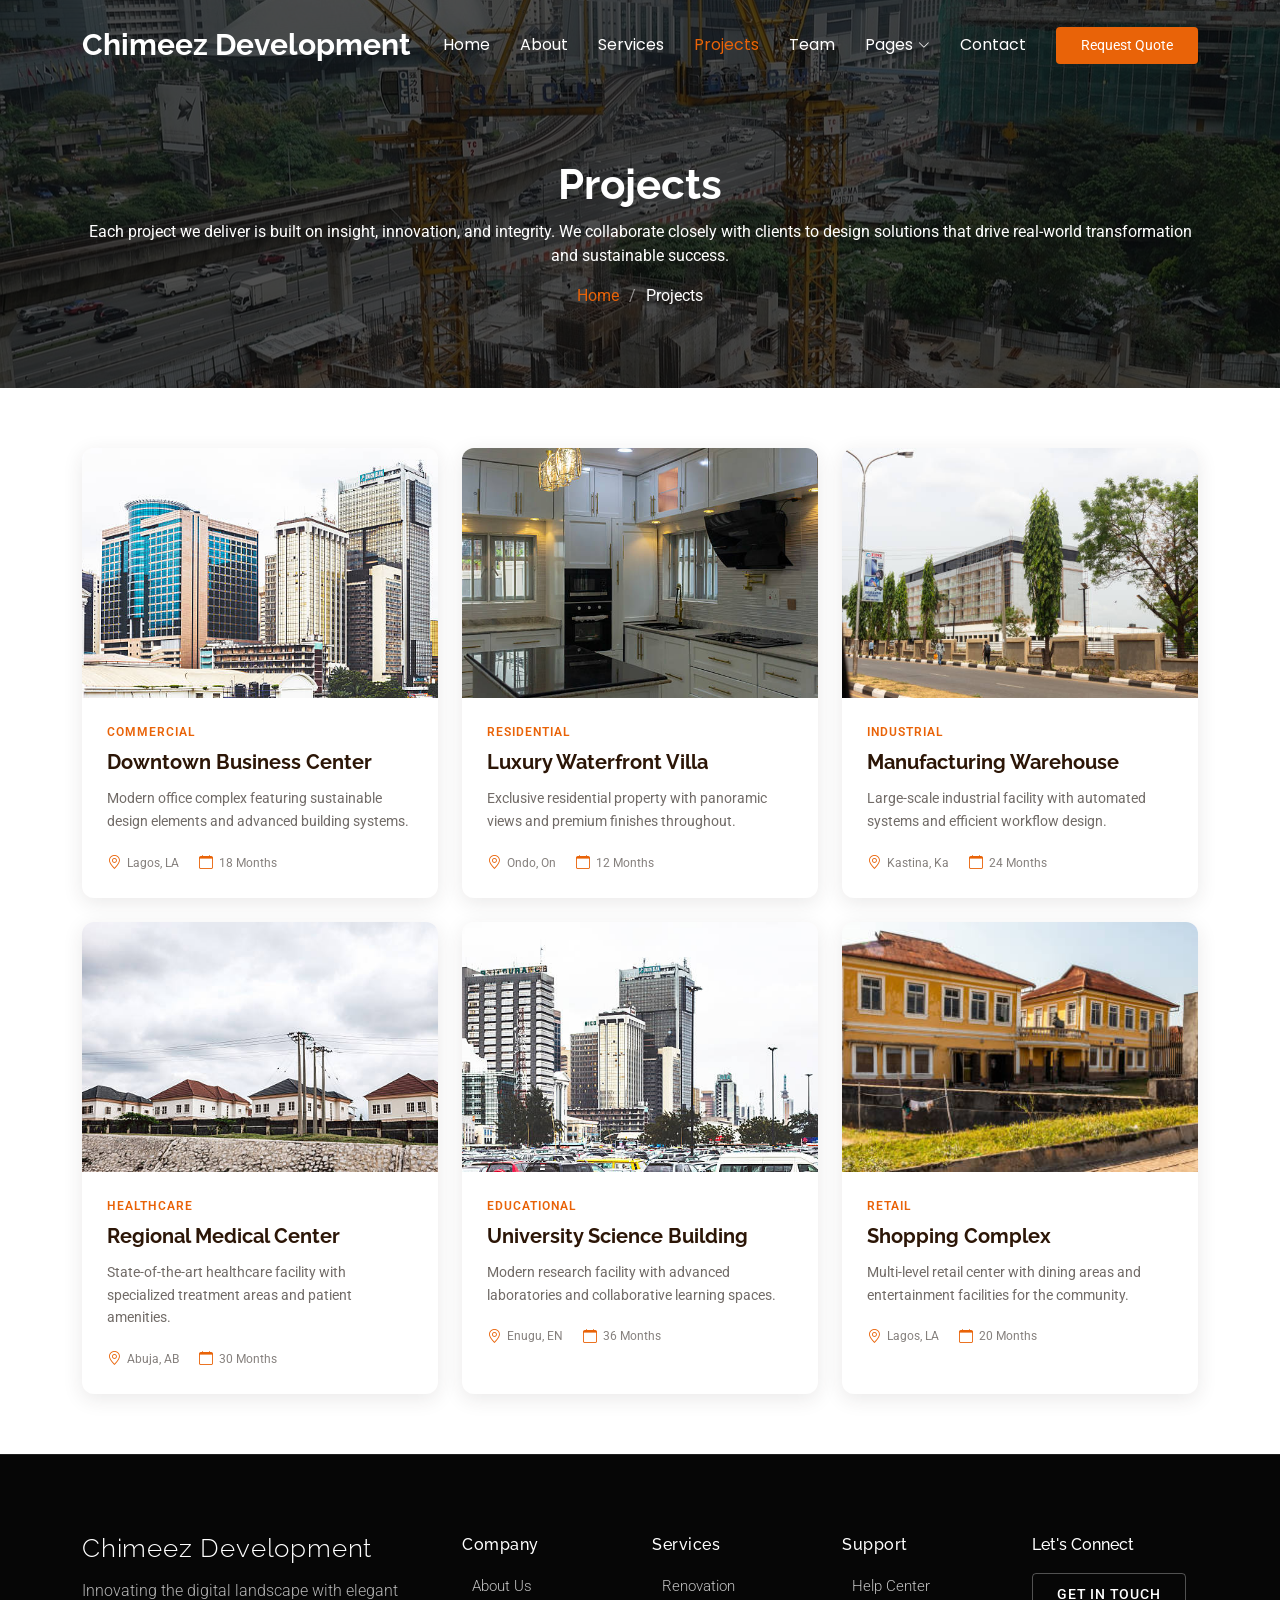
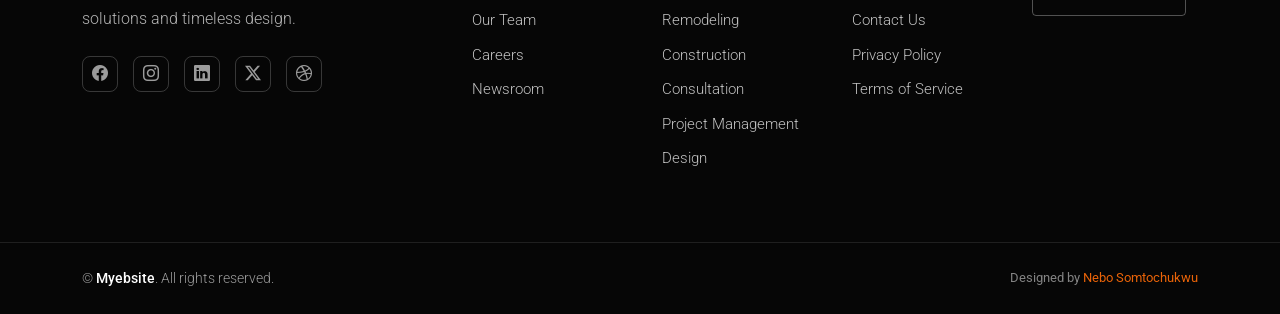
<file: projects.html>
<!DOCTYPE html>
<html lang="en">

<head>
  <meta charset="utf-8">
  <meta content="width=device-width, initial-scale=1.0" name="viewport">
  <title>Projects - Chimeez Development Bootstrap Template</title>
  <meta name="description" content="">
  <meta name="keywords" content="">

  <!-- Favicons -->
  <link href="assets/img/favicon.png" rel="icon">
  <link href="assets/img/apple-touch-icon.png" rel="apple-touch-icon">

  <!-- Fonts -->
  <link href="https://fonts.googleapis.com" rel="preconnect">
  <link href="https://fonts.gstatic.com" rel="preconnect" crossorigin>
  <link href="https://fonts.googleapis.com/css2?family=Roboto:ital,wght@0,100;0,300;0,400;0,500;0,700;0,900;1,100;1,300;1,400;1,500;1,700;1,900&family=Poppins:ital,wght@0,100;0,200;0,300;0,400;0,500;0,600;0,700;0,800;0,900;1,100;1,200;1,300;1,400;1,500;1,600;1,700;1,800;1,900&family=Raleway:ital,wght@0,100;0,200;0,300;0,400;0,500;0,600;0,700;0,800;0,900;1,100;1,200;1,300;1,400;1,500;1,600;1,700;1,800;1,900&display=swap" rel="stylesheet">

  <!-- Vendor CSS Files -->
  <link href="assets/vendor/bootstrap/css/bootstrap.min.css" rel="stylesheet">
  <link href="assets/vendor/bootstrap-icons/bootstrap-icons.css" rel="stylesheet">
  <link href="assets/vendor/aos/aos.css" rel="stylesheet">
  <link href="assets/vendor/glightbox/css/glightbox.min.css" rel="stylesheet">
  <link href="assets/vendor/swiper/swiper-bundle.min.css" rel="stylesheet">

  <!-- Main CSS File -->
  <link href="assets/css/main.css" rel="stylesheet">

  <!-- =======================================================
  * Template Name: Chimeez Development
  * Template URL: https://Nebo Somtochukwu.com/Chimeez Development-bootstrap-construction-template/
  * Updated: Jul 27 2025 with Bootstrap v5.3.7
  * Author: Nebo Somtochukwu.com
  * License: https://Nebo Somtochukwu.com/license/
  ======================================================== -->
</head>

<body class="projects-page">

  <header id="header" class="header d-flex align-items-center fixed-top">
    <div class="container-fluid container-xl position-relative d-flex align-items-center">

      <a href="index.html" class="logo d-flex align-items-center me-auto">
        <!-- Uncomment the line below if you also wish to use an image logo -->
        <!-- <img src="assets/img/logo.webp" alt=""> -->
        <h1 class="sitename">Chimeez Development</h1>
      </a>

      <nav id="navmenu" class="navmenu">
        <ul>
          <li><a href="index.html">Home</a></li>
          <li><a href="about.html">About</a></li>
          <li><a href="services.html">Services</a></li>
          <li><a href="projects.html" class="active">Projects</a></li>
          <li><a href="team.html">Team</a></li>
          <li class="dropdown"><a href="#"><span>Pages</span> <i class="bi bi-chevron-down toggle-dropdown"></i></a>
            <ul>
              <li><a href="service-details.html">Service Details</a></li>
              <li><a href="project-details.html">Project Details</a></li>
              <li><a href="quote.html">Quote Form</a></li>
              <li><a href="terms.html">Terms</a></li>
              <li><a href="privacy.html">Privacy</a></li>
              <li><a href="404.html">404</a></li>
            </ul>
          </li>
          <li><a href="contact.html">Contact</a></li>
        </ul>
        <i class="mobile-nav-toggle d-xl-none bi bi-list"></i>
      </nav>

      <a class="btn-getstarted d-none d-sm-block" href="quote.html">Request Quote</a>

    </div>
  </header>

  <main class="main">

    <!-- Page Title -->
    <div class="page-title dark-background" data-aos="fade" style="background-image: url(assets/img/construction/showcase-2.jpg);">
      <div class="container position-relative">
        <h1>Projects</h1>
        <p>Each project we deliver is built on insight, innovation, and integrity. We collaborate closely with clients to design solutions that drive real-world transformation and sustainable success.</p>
        <nav class="breadcrumbs">
          <ol>
            <li><a href="index.html">Home</a></li>
            <li class="current">Projects</li>
          </ol>
        </nav>
      </div>
    </div><!-- End Page Title -->

    <!-- Projects Section -->
    <section id="projects" class="projects section">

      <div class="container" data-aos="fade-up" data-aos-delay="100">

        <div class="row gy-4">

          <div class="col-lg-4 col-md-6" data-aos="fade-up" data-aos-delay="100">
            <div class="project-card">
              <div class="project-image">
                <img src="assets/img/construction/project-3.jpg" alt="Project" class="img-fluid">
                <div class="project-overlay">
                  <div class="project-status completed">Completed</div>
                  <div class="project-actions">
                    <a href="project-details.html" class="btn-project">View Details</a>
                  </div>
                </div>
              </div>
              <div class="project-info">
                <div class="project-category">Commercial</div>
                <h4 class="project-title">Downtown Business Center</h4>
                <p class="project-description">Modern office complex featuring sustainable design elements and advanced building systems.</p>
                <div class="project-meta">
                  <span class="location"><i class="bi bi-geo-alt"></i> Lagos, LA</span>
                  <span class="timeline"><i class="bi bi-calendar"></i> 18 Months</span>
                </div>
              </div>
            </div>
          </div><!-- End Project Item -->

          <div class="col-lg-4 col-md-6" data-aos="fade-up" data-aos-delay="200">
            <div class="project-card">
              <div class="project-image">
                <img src="assets/img/construction/project-9.jpg" alt="Project" class="img-fluid">
                <div class="project-overlay">
                  <div class="project-status in-progress">In Progress</div>
                  <div class="project-actions">
                    <a href="project-details.html" class="btn-project">View Details</a>
                  </div>
                </div>
              </div>
              <div class="project-info">
                <div class="project-category">Residential</div>
                <h4 class="project-title">Luxury Waterfront Villa</h4>
                <p class="project-description">Exclusive residential property with panoramic views and premium finishes throughout.</p>
                <div class="project-meta">
                  <span class="location"><i class="bi bi-geo-alt"></i> Ondo, On</span>
                  <span class="timeline"><i class="bi bi-calendar"></i> 12 Months</span>
                </div>
              </div>
            </div>
          </div><!-- End Project Item -->

          <div class="col-lg-4 col-md-6" data-aos="fade-up" data-aos-delay="300">
            <div class="project-card">
              <div class="project-image">
                <img src="assets/img/construction/project-11.jpg" alt="Project" class="img-fluid">
                <div class="project-overlay">
                  <div class="project-status completed">Completed</div>
                  <div class="project-actions">
                    <a href="project-details.html" class="btn-project">View Details</a>
                  </div>
                </div>
              </div>
              <div class="project-info">
                <div class="project-category">Industrial</div>
                <h4 class="project-title">Manufacturing Warehouse</h4>
                <p class="project-description">Large-scale industrial facility with automated systems and efficient workflow design.</p>
                <div class="project-meta">
                  <span class="location"><i class="bi bi-geo-alt"></i> Kastina, Ka</span>
                  <span class="timeline"><i class="bi bi-calendar"></i> 24 Months</span>
                </div>
              </div>
            </div>
          </div><!-- End Project Item -->

          <div class="col-lg-4 col-md-6" data-aos="fade-up" data-aos-delay="100">
            <div class="project-card">
              <div class="project-image">
                <img src="assets/img/construction/project-1.jpg" alt="Project" class="img-fluid">
                <div class="project-overlay">
                  <div class="project-status completed">Completed</div>
                  <div class="project-actions">
                    <a href="project-details.html" class="btn-project">View Details</a>
                  </div>
                </div>
              </div>
              <div class="project-info">
                <div class="project-category">Healthcare</div>
                <h4 class="project-title">Regional Medical Center</h4>
                <p class="project-description">State-of-the-art healthcare facility with specialized treatment areas and patient amenities.</p>
                <div class="project-meta">
                  <span class="location"><i class="bi bi-geo-alt"></i> Abuja, AB</span>
                  <span class="timeline"><i class="bi bi-calendar"></i> 30 Months</span>
                </div>
              </div>
            </div>
          </div><!-- End Project Item -->

          <div class="col-lg-4 col-md-6" data-aos="fade-up" data-aos-delay="200">
            <div class="project-card">
              <div class="project-image">
                <img src="assets/img/construction/project-7.jpg" alt="Project" class="img-fluid">
                <div class="project-overlay">
                  <div class="project-status planning">Planning</div>
                  <div class="project-actions">
                    <a href="project-details.html" class="btn-project">View Details</a>
                  </div>
                </div>
              </div>
              <div class="project-info">
                <div class="project-category">Educational</div>
                <h4 class="project-title">University Science Building</h4>
                <p class="project-description">Modern research facility with advanced laboratories and collaborative learning spaces.</p>
                <div class="project-meta">
                  <span class="location"><i class="bi bi-geo-alt"></i> Enugu, EN</span>
                  <span class="timeline"><i class="bi bi-calendar"></i> 36 Months</span>
                </div>
              </div>
            </div>
          </div><!-- End Project Item -->

          <div class="col-lg-4 col-md-6" data-aos="fade-up" data-aos-delay="300">
            <div class="project-card">
              <div class="project-image">
                <img src="assets/img/construction/project-5.jpg" alt="Project" class="img-fluid">
                <div class="project-overlay">
                  <div class="project-status completed">Completed</div>
                  <div class="project-actions">
                    <a href="project-details.html" class="btn-project">View Details</a>
                  </div>
                </div>
              </div>
              <div class="project-info">
                <div class="project-category">Retail</div>
                <h4 class="project-title">Shopping Complex</h4>
                <p class="project-description">Multi-level retail center with dining areas and entertainment facilities for the community.</p>
                <div class="project-meta">
                  <span class="location"><i class="bi bi-geo-alt"></i> Lagos, LA</span>
                  <span class="timeline"><i class="bi bi-calendar"></i> 20 Months</span>
                </div>
              </div>
            </div>
          </div><!-- End Project Item -->

        </div>

      </div>

    </section><!-- /Projects Section -->

  </main>

  <footer id="footer" class="footer dark-background">

    <div class="container">
      <div class="row gy-5">

        <div class="col-lg-4">
          <div class="footer-brand">
            <a href="index.html" class="logo d-flex align-items-center mb-3">
              <span class="sitename">Chimeez Development</span>
            </a>
            <p class="tagline">Innovating the digital landscape with elegant solutions and timeless design.</p>

            <div class="social-links mt-4">
              <a href="#" aria-label="Facebook"><i class="bi bi-facebook"></i></a>
              <a href="#" aria-label="Instagram"><i class="bi bi-instagram"></i></a>
              <a href="#" aria-label="LinkedIn"><i class="bi bi-linkedin"></i></a>
              <a href="#" aria-label="Twitter"><i class="bi bi-twitter-x"></i></a>
              <a href="#" aria-label="Dribbble"><i class="bi bi-dribbble"></i></a>
            </div>
          </div>
        </div>

        <div class="col-lg-6">
          <div class="footer-links-grid">
            <div class="row">
              <div class="col-6 col-md-4">
                <h5>Company</h5>
                <ul class="list-unstyled">
                  <li><a href="#">About Us</a></li>
                  <li><a href="#">Our Team</a></li>
                  <li><a href="#">Careers</a></li>
                  <li><a href="#">Newsroom</a></li>
                </ul>
              </div>
              <div class="col-6 col-md-4">
                <h5>Services</h5>
                <ul class="list-unstyled">
                  <li><a href="#">Renovation</a></li>
                  <li><a href="#">Remodeling</a></li>
                  <li><a href="#">Construction</a></li>
                  <li><a href="#">Consultation</a></li>
                  <li><a href="#">Project Management</a></li>
                  <li><a href="#">Design</a></li>
                </ul>
              </div>
              <div class="col-6 col-md-4">
                <h5>Support</h5>
                <ul class="list-unstyled">
                  <li><a href="#">Help Center</a></li>
                  <li><a href="#">Contact Us</a></li>
                  <li><a href="#">Privacy Policy</a></li>
                  <li><a href="#">Terms of Service</a></li>
                </ul>
              </div>
            </div>
          </div>
        </div>

        <div class="col-lg-2">
          <div class="footer-cta">
            <h5>Let's Connect</h5>
            <a href="contact.html" class="btn btn-outline">Get in Touch</a>
          </div>
        </div>

      </div>
    </div>

    <div class="footer-bottom">
      <div class="container">
        <div class="row">
          <div class="col-12">
            <div class="footer-bottom-content">
              <p class="mb-0">© <span class="sitename">Myebsite</span>. All rights reserved.</p>
              <div class="credits">
                <!-- All the links in the footer should remain intact. -->
                <!-- You can delete the links only if you've purchased the pro version. -->
                <!-- Licensing information: https://Nebo Somtochukwu.com/license/ -->
                <!-- Purchase the pro version with working PHP/AJAX contact form: [buy-url] -->
                Designed by <a href="https://Nebo Somtochukwu.com/">Nebo Somtochukwu</a>
              </div>
            </div>
          </div>
        </div>
      </div>
    </div>

  </footer>

  <!-- Scroll Top -->
  <a href="#" id="scroll-top" class="scroll-top d-flex align-items-center justify-content-center"><i class="bi bi-arrow-up-short"></i></a>

  <!-- Preloader -->
  <div id="preloader"></div>

  <!-- Vendor JS Files -->
  <script src="assets/vendor/bootstrap/js/bootstrap.bundle.min.js"></script>
  <script src="assets/vendor/php-email-form/validate.js"></script>
  <script src="assets/vendor/aos/aos.js"></script>
  <script src="assets/vendor/purecounter/purecounter_vanilla.js"></script>
  <script src="assets/vendor/glightbox/js/glightbox.min.js"></script>
  <script src="assets/vendor/swiper/swiper-bundle.min.js"></script>

  <!-- Main JS File -->
  <script src="assets/js/main.js"></script>

</body>

</html>
</file>
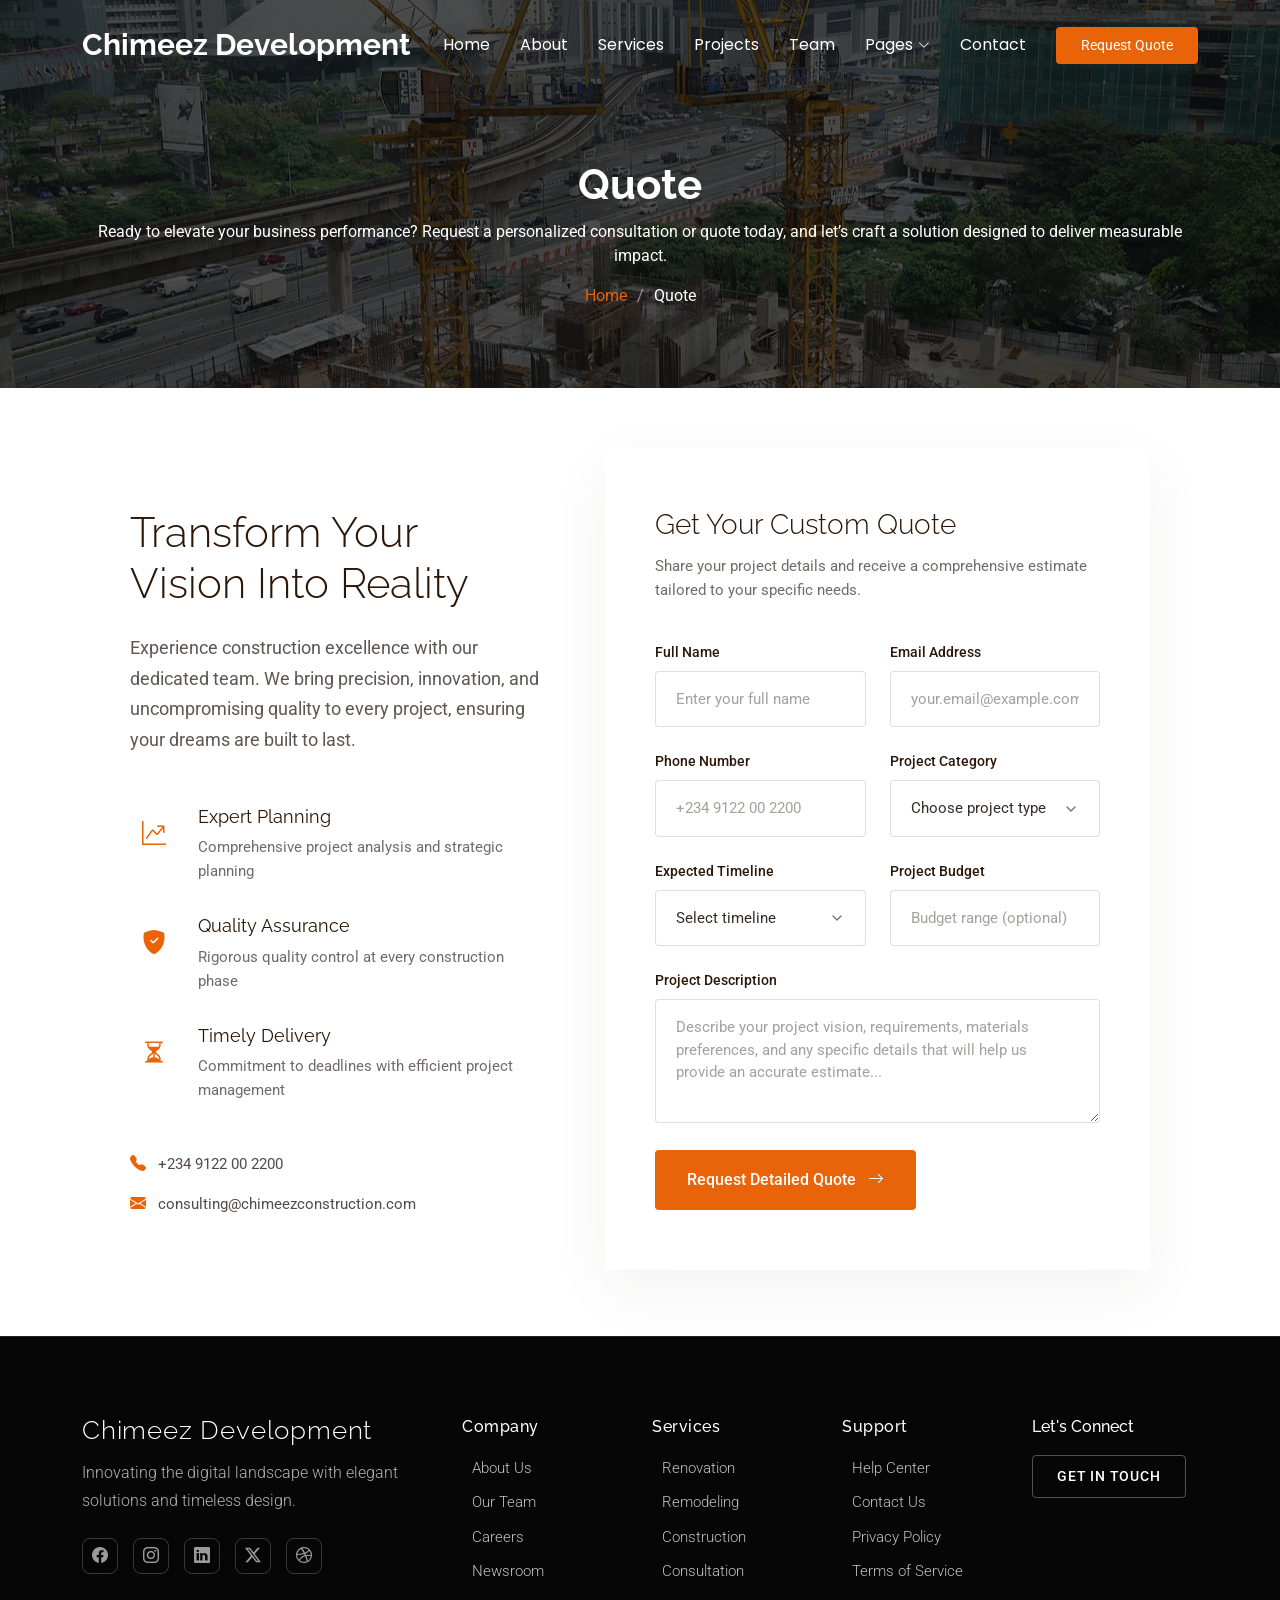
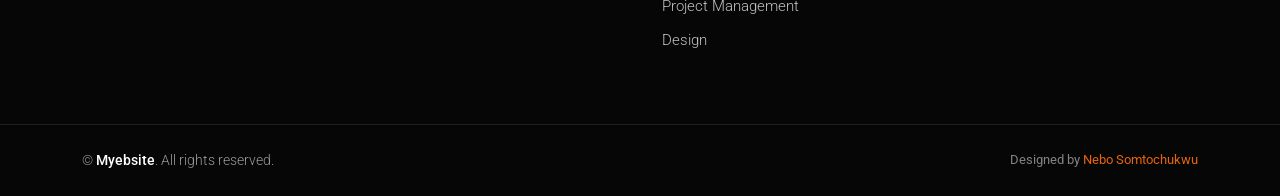
<file: quote.html>
<!DOCTYPE html>
<html lang="en">

<head>
  <meta charset="utf-8">
  <meta content="width=device-width, initial-scale=1.0" name="viewport">
  <title>Quote - Chimeez Development Bootstrap Template</title>
  <meta name="description" content="">
  <meta name="keywords" content="">

  <!-- Favicons -->
  <link href="assets/img/favicon.png" rel="icon">
  <link href="assets/img/apple-touch-icon.png" rel="apple-touch-icon">

  <!-- Fonts -->
  <link href="https://fonts.googleapis.com" rel="preconnect">
  <link href="https://fonts.gstatic.com" rel="preconnect" crossorigin>
  <link href="https://fonts.googleapis.com/css2?family=Roboto:ital,wght@0,100;0,300;0,400;0,500;0,700;0,900;1,100;1,300;1,400;1,500;1,700;1,900&family=Poppins:ital,wght@0,100;0,200;0,300;0,400;0,500;0,600;0,700;0,800;0,900;1,100;1,200;1,300;1,400;1,500;1,600;1,700;1,800;1,900&family=Raleway:ital,wght@0,100;0,200;0,300;0,400;0,500;0,600;0,700;0,800;0,900;1,100;1,200;1,300;1,400;1,500;1,600;1,700;1,800;1,900&display=swap" rel="stylesheet">

  <!-- Vendor CSS Files -->
  <link href="assets/vendor/bootstrap/css/bootstrap.min.css" rel="stylesheet">
  <link href="assets/vendor/bootstrap-icons/bootstrap-icons.css" rel="stylesheet">
  <link href="assets/vendor/aos/aos.css" rel="stylesheet">
  <link href="assets/vendor/glightbox/css/glightbox.min.css" rel="stylesheet">
  <link href="assets/vendor/swiper/swiper-bundle.min.css" rel="stylesheet">

  <!-- Main CSS File -->
  <link href="assets/css/main.css" rel="stylesheet">

  <!-- =======================================================
  * Template Name: Chimeez Development
  * Template URL: https://Nebo Somtochukwu.com/Chimeez Development-bootstrap-construction-template/
  * Updated: Jul 27 2025 with Bootstrap v5.3.7
  * Author: Nebo Somtochukwu.com
  * License: https://Nebo Somtochukwu.com/license/
  ======================================================== -->
</head>

<body class="quote-page">

  <header id="header" class="header d-flex align-items-center fixed-top">
    <div class="container-fluid container-xl position-relative d-flex align-items-center">

      <a href="index.html" class="logo d-flex align-items-center me-auto">
        <!-- Uncomment the line below if you also wish to use an image logo -->
        <!-- <img src="assets/img/logo.webp" alt=""> -->
        <h1 class="sitename">Chimeez Development</h1>
      </a>

      <nav id="navmenu" class="navmenu">
        <ul>
          <li><a href="index.html">Home</a></li>
          <li><a href="about.html">About</a></li>
          <li><a href="services.html">Services</a></li>
          <li><a href="projects.html">Projects</a></li>
          <li><a href="team.html">Team</a></li>
          <li class="dropdown"><a href="#"><span>Pages</span> <i class="bi bi-chevron-down toggle-dropdown"></i></a>
            <ul>
              <li><a href="service-details.html">Service Details</a></li>
              <li><a href="project-details.html">Project Details</a></li>
              <li><a href="quote.html" class="active">Quote Form</a></li>
              <li><a href="terms.html">Terms</a></li>
              <li><a href="privacy.html">Privacy</a></li>
              <li><a href="404.html">404</a></li>
            </ul>
          </li>
          <li><a href="contact.html">Contact</a></li>
        </ul>
        <i class="mobile-nav-toggle d-xl-none bi bi-list"></i>
      </nav>

      <a class="btn-getstarted d-none d-sm-block" href="quote.html">Request Quote</a>

    </div>
  </header>

  <main class="main">

    <!-- Page Title -->
    <div class="page-title dark-background" data-aos="fade" style="background-image: url(assets/img/construction/showcase-2.jpg);">
      <div class="container position-relative">
        <h1>Quote</h1>
        <p>Ready to elevate your business performance? Request a personalized consultation or quote today, and let’s craft a solution designed to deliver measurable impact.</p>
        <nav class="breadcrumbs">
          <ol>
            <li><a href="index.html">Home</a></li>
            <li class="current">Quote</li>
          </ol>
        </nav>
      </div>
    </div><!-- End Page Title -->

    <!-- Quote Section -->
    <section id="quote" class="quote section">

      <div class="container" data-aos="fade-up" data-aos-delay="100">

        <div class="row justify-content-center">
          <div class="col-lg-11">
            <div class="quote-container">
              <div class="row">
                <div class="col-lg-5" data-aos="fade-right" data-aos-delay="200">
                  <div class="quote-content">
                    <h2>Transform Your Vision Into Reality</h2>
                    <p>Experience construction excellence with our dedicated team. We bring precision, innovation, and uncompromising quality to every project, ensuring your dreams are built to last.</p>

                    <div class="quote-benefits">
                      <div class="benefit-item">
                        <div class="benefit-icon">
                          <i class="bi bi-graph-up-arrow"></i>
                        </div>
                        <div class="benefit-content">
                          <h4>Expert Planning</h4>
                          <p>Comprehensive project analysis and strategic planning</p>
                        </div>
                      </div>

                      <div class="benefit-item">
                        <div class="benefit-icon">
                          <i class="bi bi-shield-fill-check"></i>
                        </div>
                        <div class="benefit-content">
                          <h4>Quality Assurance</h4>
                          <p>Rigorous quality control at every construction phase</p>
                        </div>
                      </div>

                      <div class="benefit-item">
                        <div class="benefit-icon">
                          <i class="bi bi-hourglass-split"></i>
                        </div>
                        <div class="benefit-content">
                          <h4>Timely Delivery</h4>
                          <p>Commitment to deadlines with efficient project management</p>
                        </div>
                      </div>
                    </div>

                    <div class="contact-info">
                      <div class="contact-detail">
                        <i class="bi bi-telephone-fill"></i>
                        <span>+234 9122 00 2200</span>
                      </div>
                      <div class="contact-detail">
                        <i class="bi bi-envelope-fill"></i>
                        <span>consulting@chimeezconstruction.com</span>
                      </div>
                    </div>
                  </div>
                </div>

                <div class="col-lg-7" data-aos="fade-left" data-aos-delay="300">
                  <div class="quote-form">
                    <div class="form-intro">
                      <h3>Get Your Custom Quote</h3>
                      <p>Share your project details and receive a comprehensive estimate tailored to your specific needs.</p>
                    </div>

                    <form action="forms/quote.php" method="post" class="php-email-form">
                      <div class="form-grid">
                        <div class="form-field">
                          <label for="fullname">Full Name</label>
                          <input type="text" name="name" id="fullname" placeholder="Enter your full name" required="">
                        </div>

                        <div class="form-field">
                          <label for="email">Email Address</label>
                          <input type="email" name="email" id="email" placeholder="your.email@example.com" required="">
                        </div>

                        <div class="form-field">
                          <label for="phone">Phone Number</label>
                          <input type="tel" name="phone" id="phone" placeholder="+234 9122 00 2200" required="">
                        </div>

                        <div class="form-field">
                          <label for="project-type">Project Category</label>
                          <select name="type" id="project-type" required="">
                            <option value="">Choose project type</option>
                            <option value="custom-home">Custom Home Construction</option>
                            <option value="commercial">Commercial Development</option>
                            <option value="renovation">Complete Renovation</option>
                            <option value="addition">Home Addition</option>
                            <option value="industrial">Industrial Projects</option>
                            <option value="consultation">Consultation Only</option>
                          </select>
                        </div>

                        <div class="form-field">
                          <label for="timeline">Expected Timeline</label>
                          <select name="timeline" id="timeline" required="">
                            <option value="">Select timeline</option>
                            <option value="immediate">Immediate Start</option>
                            <option value="2-4weeks">2-4 Weeks</option>
                            <option value="1-3months">1-3 Months</option>
                            <option value="6months">6+ Months</option>
                            <option value="flexible">Flexible Timeline</option>
                          </select>
                        </div>

                        <div class="form-field">
                          <label for="budget">Project Budget</label>
                          <input type="text" name="budget" id="budget" placeholder="Budget range (optional)">
                        </div>
                      </div>

                      <div class="form-field full-width">
                        <label for="description">Project Description</label>
                        <textarea name="message" id="description" rows="4" placeholder="Describe your project vision, requirements, materials preferences, and any specific details that will help us provide an accurate estimate..." required=""></textarea>
                      </div>

                      <div class="loading">Loading</div>
                      <div class="error-message"></div>
                      <div class="sent-message">Thank you! Your quote request has been received. Our team will review your project and contact you within 24 hours.</div>

                      <button type="submit" class="submit-btn">
                        <span>Request Detailed Quote</span>
                        <i class="bi bi-arrow-right"></i>
                      </button>
                    </form>
                  </div>
                </div>
              </div>
            </div>
          </div>
        </div>

      </div>

    </section><!-- /Quote Section -->

  </main>

  <footer id="footer" class="footer dark-background">

    <div class="container">
      <div class="row gy-5">

        <div class="col-lg-4">
          <div class="footer-brand">
            <a href="index.html" class="logo d-flex align-items-center mb-3">
              <span class="sitename">Chimeez Development</span>
            </a>
            <p class="tagline">Innovating the digital landscape with elegant solutions and timeless design.</p>

            <div class="social-links mt-4">
              <a href="#" aria-label="Facebook"><i class="bi bi-facebook"></i></a>
              <a href="#" aria-label="Instagram"><i class="bi bi-instagram"></i></a>
              <a href="#" aria-label="LinkedIn"><i class="bi bi-linkedin"></i></a>
              <a href="#" aria-label="Twitter"><i class="bi bi-twitter-x"></i></a>
              <a href="#" aria-label="Dribbble"><i class="bi bi-dribbble"></i></a>
            </div>
          </div>
        </div>

        <div class="col-lg-6">
          <div class="footer-links-grid">
            <div class="row">
              <div class="col-6 col-md-4">
                <h5>Company</h5>
                <ul class="list-unstyled">
                  <li><a href="#">About Us</a></li>
                  <li><a href="#">Our Team</a></li>
                  <li><a href="#">Careers</a></li>
                  <li><a href="#">Newsroom</a></li>
                </ul>
              </div>
              <div class="col-6 col-md-4">
                <h5>Services</h5>
                <ul class="list-unstyled">
                  <li><a href="#">Renovation</a></li>
                  <li><a href="#">Remodeling</a></li>
                  <li><a href="#">Construction</a></li>
                  <li><a href="#">Consultation</a></li>
                  <li><a href="#">Project Management</a></li>
                  <li><a href="#">Design</a></li>
                </ul>
              </div>
              <div class="col-6 col-md-4">
                <h5>Support</h5>
                <ul class="list-unstyled">
                  <li><a href="#">Help Center</a></li>
                  <li><a href="#">Contact Us</a></li>
                  <li><a href="#">Privacy Policy</a></li>
                  <li><a href="#">Terms of Service</a></li>
                </ul>
              </div>
            </div>
          </div>
        </div>

        <div class="col-lg-2">
          <div class="footer-cta">
            <h5>Let's Connect</h5>
            <a href="contact.html" class="btn btn-outline">Get in Touch</a>
          </div>
        </div>

      </div>
    </div>

    <div class="footer-bottom">
      <div class="container">
        <div class="row">
          <div class="col-12">
            <div class="footer-bottom-content">
              <p class="mb-0">© <span class="sitename">Myebsite</span>. All rights reserved.</p>
              <div class="credits">
                <!-- All the links in the footer should remain intact. -->
                <!-- You can delete the links only if you've purchased the pro version. -->
                <!-- Licensing information: https://Nebo Somtochukwu.com/license/ -->
                <!-- Purchase the pro version with working PHP/AJAX contact form: [buy-url] -->
                Designed by <a href="https://Nebo Somtochukwu.com/">Nebo Somtochukwu</a>
              </div>
            </div>
          </div>
        </div>
      </div>
    </div>

  </footer>

  <!-- Scroll Top -->
  <a href="#" id="scroll-top" class="scroll-top d-flex align-items-center justify-content-center"><i class="bi bi-arrow-up-short"></i></a>

  <!-- Preloader -->
  <div id="preloader"></div>

  <!-- Vendor JS Files -->
  <script src="assets/vendor/bootstrap/js/bootstrap.bundle.min.js"></script>
  <script src="assets/vendor/php-email-form/validate.js"></script>
  <script src="assets/vendor/aos/aos.js"></script>
  <script src="assets/vendor/purecounter/purecounter_vanilla.js"></script>
  <script src="assets/vendor/glightbox/js/glightbox.min.js"></script>
  <script src="assets/vendor/swiper/swiper-bundle.min.js"></script>

  <!-- Main JS File -->
  <script src="assets/js/main.js"></script>

</body>

</html>
</file>
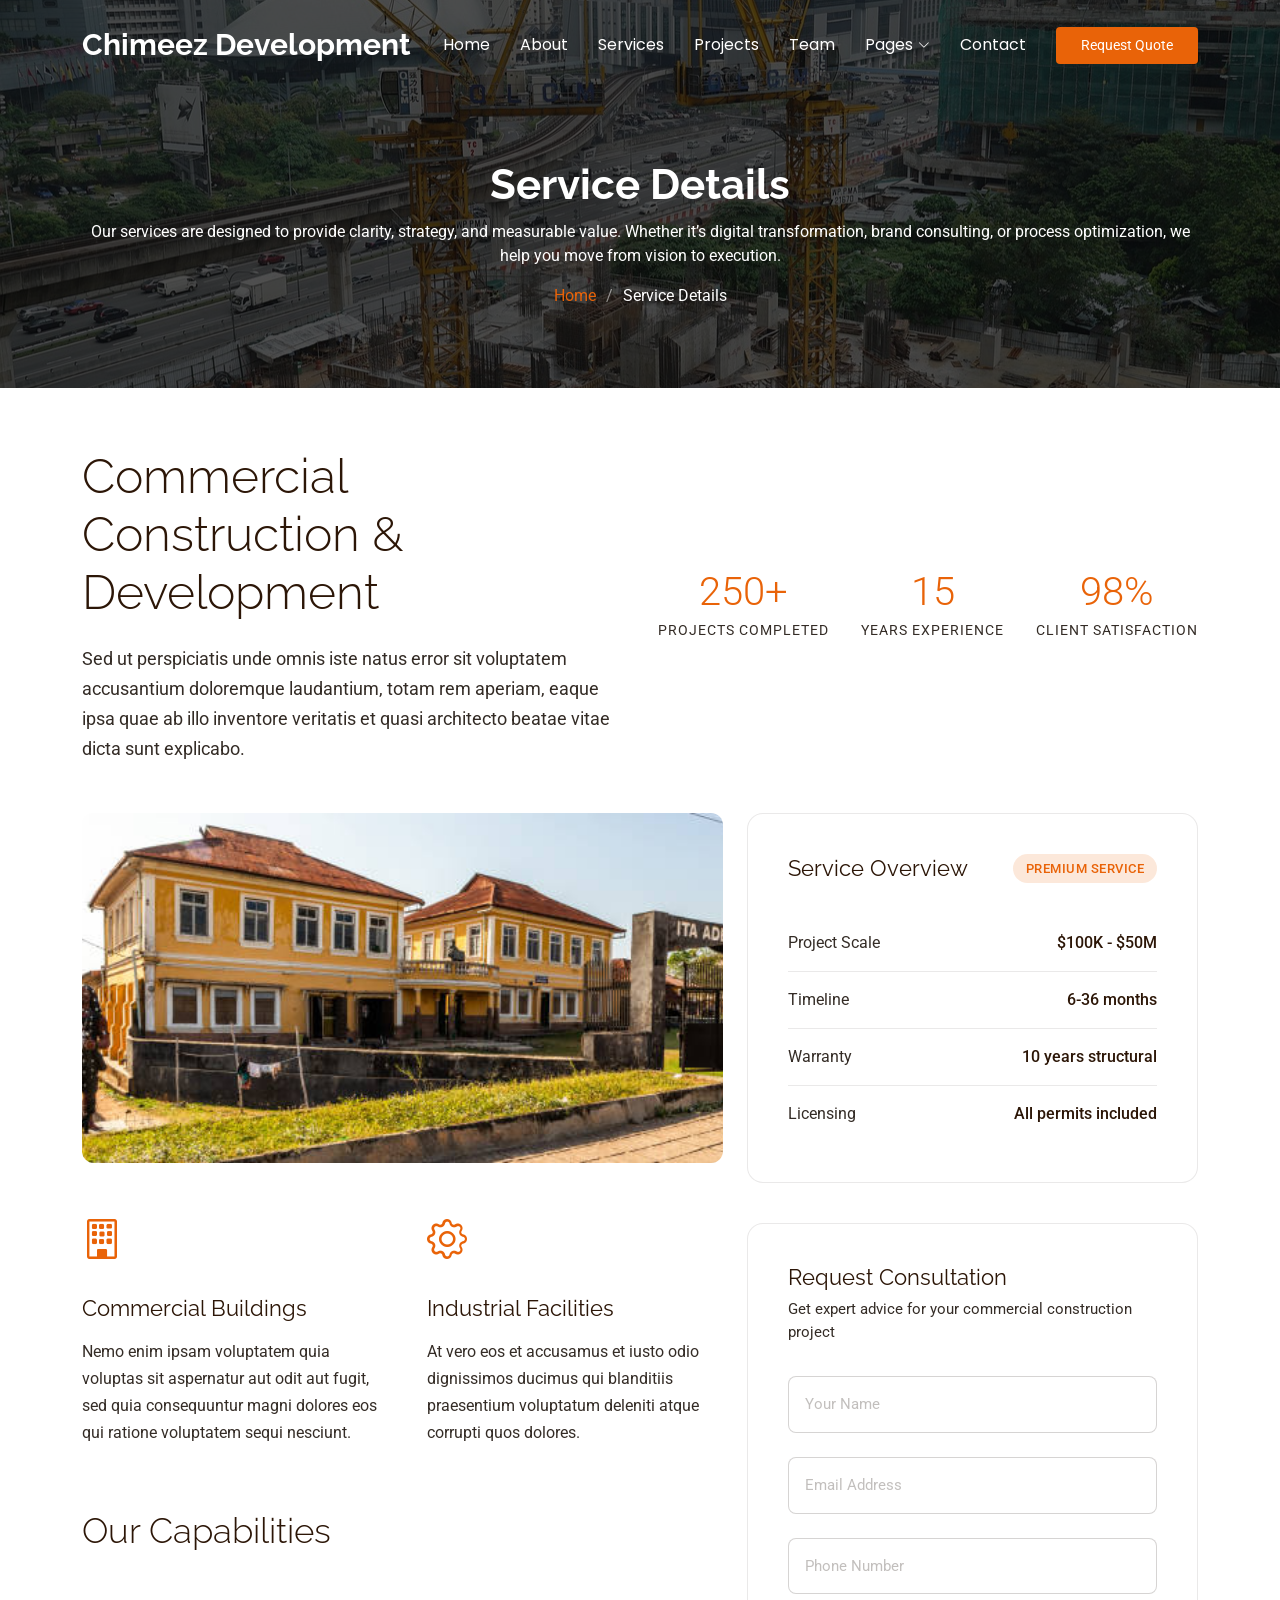
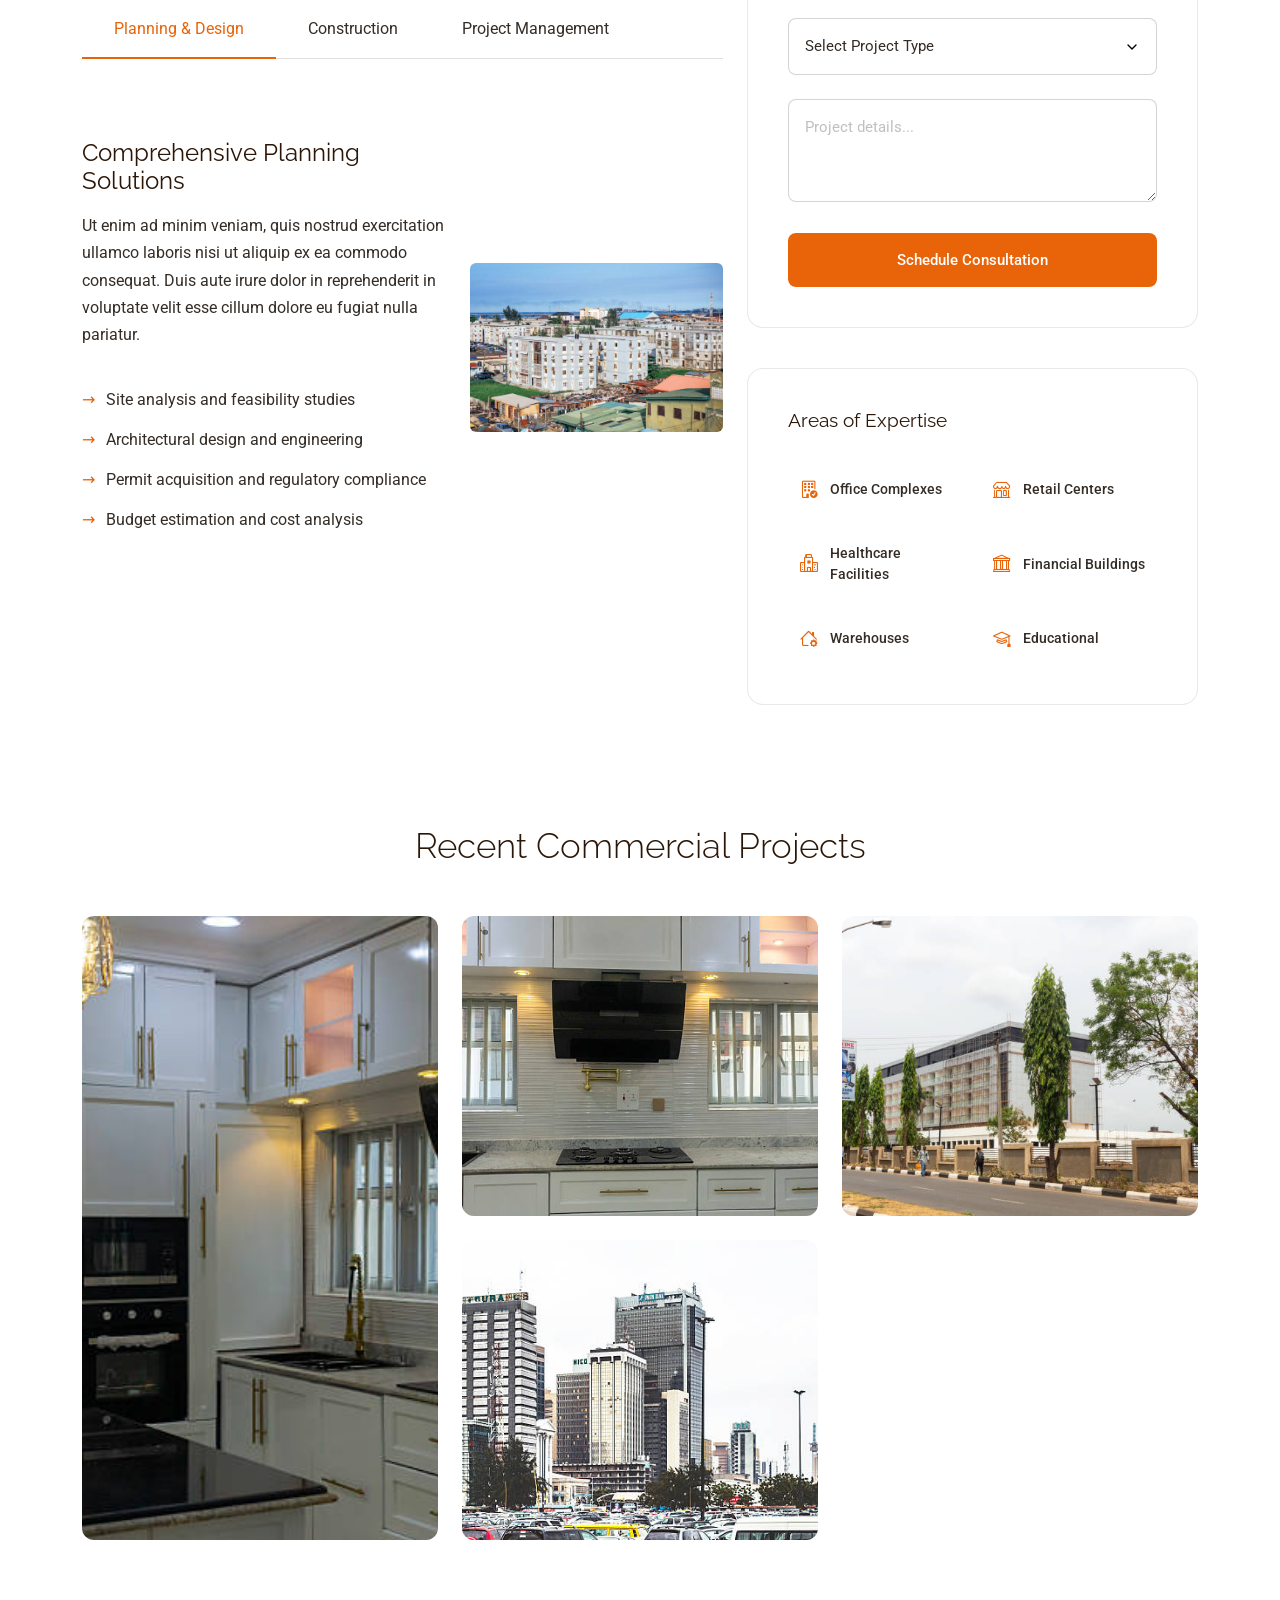
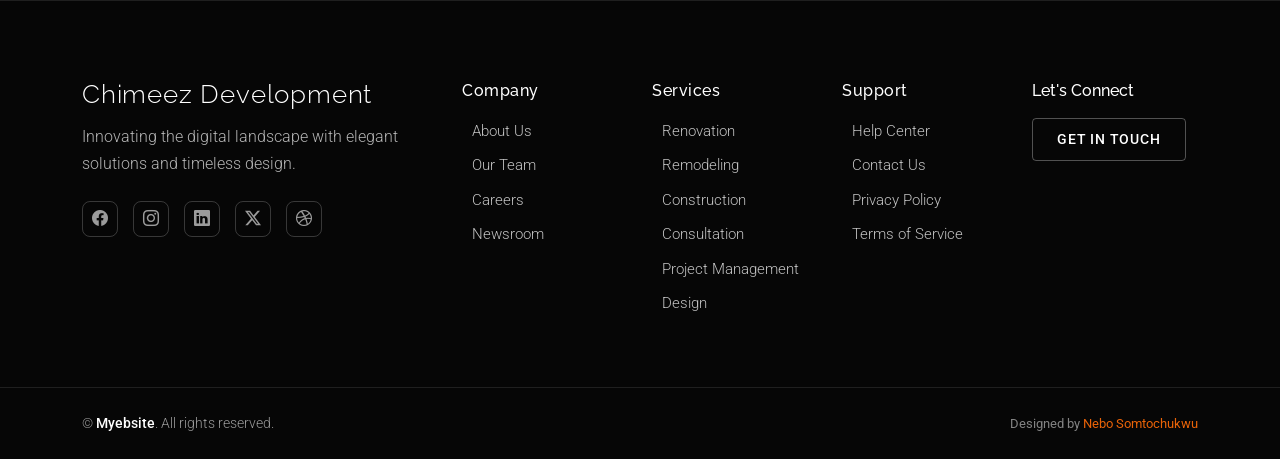
<file: service-details.html>
<!DOCTYPE html>
<html lang="en">

<head>
  <meta charset="utf-8">
  <meta content="width=device-width, initial-scale=1.0" name="viewport">
  <title>Service Details - Chimeez Development Bootstrap Template</title>
  <meta name="description" content="">
  <meta name="keywords" content="">

  <!-- Favicons -->
  <link href="assets/img/favicon.png" rel="icon">
  <link href="assets/img/apple-touch-icon.png" rel="apple-touch-icon">

  <!-- Fonts -->
  <link href="https://fonts.googleapis.com" rel="preconnect">
  <link href="https://fonts.gstatic.com" rel="preconnect" crossorigin>
  <link href="https://fonts.googleapis.com/css2?family=Roboto:ital,wght@0,100;0,300;0,400;0,500;0,700;0,900;1,100;1,300;1,400;1,500;1,700;1,900&family=Poppins:ital,wght@0,100;0,200;0,300;0,400;0,500;0,600;0,700;0,800;0,900;1,100;1,200;1,300;1,400;1,500;1,600;1,700;1,800;1,900&family=Raleway:ital,wght@0,100;0,200;0,300;0,400;0,500;0,600;0,700;0,800;0,900;1,100;1,200;1,300;1,400;1,500;1,600;1,700;1,800;1,900&display=swap" rel="stylesheet">

  <!-- Vendor CSS Files -->
  <link href="assets/vendor/bootstrap/css/bootstrap.min.css" rel="stylesheet">
  <link href="assets/vendor/bootstrap-icons/bootstrap-icons.css" rel="stylesheet">
  <link href="assets/vendor/aos/aos.css" rel="stylesheet">
  <link href="assets/vendor/glightbox/css/glightbox.min.css" rel="stylesheet">
  <link href="assets/vendor/swiper/swiper-bundle.min.css" rel="stylesheet">

  <!-- Main CSS File -->
  <link href="assets/css/main.css" rel="stylesheet">

  <!-- =======================================================
  * Template Name: Chimeez Development
  * Template URL: https://Nebo Somtochukwu.com/Chimeez Development-bootstrap-construction-template/
  * Updated: Jul 27 2025 with Bootstrap v5.3.7
  * Author: Nebo Somtochukwu.com
  * License: https://Nebo Somtochukwu.com/license/
  ======================================================== -->
</head>

<body class="service-details-page">

  <header id="header" class="header d-flex align-items-center fixed-top">
    <div class="container-fluid container-xl position-relative d-flex align-items-center">

      <a href="index.html" class="logo d-flex align-items-center me-auto">
        <!-- Uncomment the line below if you also wish to use an image logo -->
        <!-- <img src="assets/img/logo.webp" alt=""> -->
        <h1 class="sitename">Chimeez Development</h1>
      </a>

      <nav id="navmenu" class="navmenu">
        <ul>
          <li><a href="index.html">Home</a></li>
          <li><a href="about.html">About</a></li>
          <li><a href="services.html">Services</a></li>
          <li><a href="projects.html">Projects</a></li>
          <li><a href="team.html">Team</a></li>
          <li class="dropdown"><a href="#"><span>Pages</span> <i class="bi bi-chevron-down toggle-dropdown"></i></a>
            <ul>
              <li><a href="service-details.html" class="active">Service Details</a></li>
              <li><a href="project-details.html">Project Details</a></li>
              <li><a href="quote.html">Quote Form</a></li>
              <li><a href="terms.html">Terms</a></li>
              <li><a href="privacy.html">Privacy</a></li>
              <li><a href="404.html">404</a></li>
            </ul>
          </li>
          <li><a href="contact.html">Contact</a></li>
        </ul>
        <i class="mobile-nav-toggle d-xl-none bi bi-list"></i>
      </nav>

      <a class="btn-getstarted d-none d-sm-block" href="quote.html">Request Quote</a>

    </div>
  </header>

  <main class="main">

    <!-- Page Title -->
    <div class="page-title dark-background" data-aos="fade" style="background-image: url(assets/img/construction/showcase-2.jpg);">
      <div class="container position-relative">
        <h1>Service Details</h1>
        <p>Our services are designed to provide clarity, strategy, and measurable value. Whether it’s digital transformation, brand consulting, or process optimization, we help you move from vision to execution.</p>
        <nav class="breadcrumbs">
          <ol>
            <li><a href="index.html">Home</a></li>
            <li class="current">Service Details</li>
          </ol>
        </nav>
      </div>
    </div><!-- End Page Title -->

    <!-- Service Details Section -->
    <section id="service-details" class="service-details section">

      <div class="container" data-aos="fade-up" data-aos-delay="100">

        <div class="service-header mb-5" data-aos="fade-up" data-aos-delay="150">
          <div class="row align-items-center">
            <div class="col-lg-6">
              <h1 class="service-title">Commercial Construction &amp; Development</h1>
              <p class="service-subtitle">Sed ut perspiciatis unde omnis iste natus error sit voluptatem accusantium doloremque laudantium, totam rem aperiam, eaque ipsa quae ab illo inventore veritatis et quasi architecto beatae vitae dicta sunt explicabo.</p>
            </div>
            <div class="col-lg-6">
              <div class="service-stats">
                <div class="stat-item">
                  <div class="stat-number">250+</div>
                  <div class="stat-label">Projects Completed</div>
                </div>
                <div class="stat-item">
                  <div class="stat-number">15</div>
                  <div class="stat-label">Years Experience</div>
                </div>
                <div class="stat-item">
                  <div class="stat-number">98%</div>
                  <div class="stat-label">Client Satisfaction</div>
                </div>
              </div>
            </div>
          </div>
        </div>

        <div class="row">
          <div class="col-lg-7">

            <div class="service-overview" data-aos="fade-up" data-aos-delay="200">
              <img src="assets/img/construction/project-5.jpg" alt="Commercial Construction Project" class="service-image img-fluid">

              <div class="overview-content">
                <div class="overview-grid">
                  <div class="overview-item" data-aos="fade-up" data-aos-delay="250">
                    <i class="bi bi-building"></i>
                    <h3>Commercial Buildings</h3>
                    <p>Nemo enim ipsam voluptatem quia voluptas sit aspernatur aut odit aut fugit, sed quia consequuntur magni dolores eos qui ratione voluptatem sequi nesciunt.</p>
                  </div>
                  <div class="overview-item" data-aos="fade-up" data-aos-delay="300">
                    <i class="bi bi-gear"></i>
                    <h3>Industrial Facilities</h3>
                    <p>At vero eos et accusamus et iusto odio dignissimos ducimus qui blanditiis praesentium voluptatum deleniti atque corrupti quos dolores.</p>
                  </div>
                </div>
              </div>
            </div>

            <div class="capabilities-section" data-aos="fade-up" data-aos-delay="350">
              <h2>Our Capabilities</h2>

              <ul class="nav nav-tabs custom-tabs" id="service-details-capabilities-tabs" role="tablist">
                <li class="nav-item" role="presentation">
                  <button class="nav-link active" id="service-details-planning-tab" data-bs-toggle="tab" data-bs-target="#service-details-planning" type="button" role="tab" aria-controls="service-details-planning" aria-selected="true">Planning &amp; Design</button>
                </li>
                <li class="nav-item" role="presentation">
                  <button class="nav-link" id="service-details-construction-tab" data-bs-toggle="tab" data-bs-target="#service-details-construction" type="button" role="tab" aria-controls="service-details-construction" aria-selected="false">Construction</button>
                </li>
                <li class="nav-item" role="presentation">
                  <button class="nav-link" id="service-details-management-tab" data-bs-toggle="tab" data-bs-target="#service-details-management" type="button" role="tab" aria-controls="service-details-management" aria-selected="false">Project Management</button>
                </li>
              </ul>

              <div class="tab-content" id="service-details-capabilities-content">
                <div class="tab-pane fade show active" id="service-details-planning" role="tabpanel" aria-labelledby="service-details-planning-tab">
                  <div class="row align-items-center">
                    <div class="col-md-7">
                      <h4>Comprehensive Planning Solutions</h4>
                      <p>Ut enim ad minim veniam, quis nostrud exercitation ullamco laboris nisi ut aliquip ex ea commodo consequat. Duis aute irure dolor in reprehenderit in voluptate velit esse cillum dolore eu fugiat nulla pariatur.</p>
                      <ul class="capability-features">
                        <li>Site analysis and feasibility studies</li>
                        <li>Architectural design and engineering</li>
                        <li>Permit acquisition and regulatory compliance</li>
                        <li>Budget estimation and cost analysis</li>
                      </ul>
                    </div>
                    <div class="col-md-5">
                      <img src="assets/img/construction/project-6.jpg" alt="Planning Process" class="img-fluid rounded">
                    </div>
                  </div>
                </div>

                <div class="tab-pane fade" id="service-details-construction" role="tabpanel" aria-labelledby="service-details-construction-tab">
                  <div class="row align-items-center">
                    <div class="col-md-7">
                      <h4>Expert Construction Execution</h4>
                      <p>Excepteur sint occaecat cupidatat non proident, sunt in culpa qui officia deserunt mollit anim id est laborum. Sed ut perspiciatis unde omnis iste natus error.</p>
                      <ul class="capability-features">
                        <li>Advanced construction techniques</li>
                        <li>Quality control and safety protocols</li>
                        <li>Sustainable building practices</li>
                        <li>Timeline adherence and efficiency</li>
                      </ul>
                    </div>
                    <div class="col-md-5">
                      <img src="assets/img/construction/project-7.jpg" alt="Construction Process" class="img-fluid rounded">
                    </div>
                  </div>
                </div>

                <div class="tab-pane fade" id="service-details-management" role="tabpanel" aria-labelledby="service-details-management-tab">
                  <div class="row align-items-center">
                    <div class="col-md-7">
                      <h4>Professional Project Management</h4>
                      <p>Lorem ipsum dolor sit amet, consectetur adipiscing elit, sed do eiusmod tempor incididunt ut labore et dolore magna aliqua ut enim ad minim veniam.</p>
                      <ul class="capability-features">
                        <li>Real-time progress tracking</li>
                        <li>Communication and coordination</li>
                        <li>Risk assessment and mitigation</li>
                        <li>Quality assurance inspections</li>
                      </ul>
                    </div>
                    <div class="col-md-5">
                      <img src="assets/img/construction/project-8.jpg" alt="Project Management" class="img-fluid rounded">
                    </div>
                  </div>
                </div>
              </div>
            </div>

          </div>

          <div class="col-lg-5">
            <div class="service-sidebar" data-aos="fade-left" data-aos-delay="200">

              <div class="quick-info-card">
                <div class="info-header">
                  <h3>Service Overview</h3>
                  <span class="info-badge">Premium Service</span>
                </div>
                <div class="info-content">
                  <div class="info-row">
                    <span class="label">Project Scale</span>
                    <span class="value">$100K - $50M</span>
                  </div>
                  <div class="info-row">
                    <span class="label">Timeline</span>
                    <span class="value">6-36 months</span>
                  </div>
                  <div class="info-row">
                    <span class="label">Warranty</span>
                    <span class="value">10 years structural</span>
                  </div>
                  <div class="info-row">
                    <span class="label">Licensing</span>
                    <span class="value">All permits included</span>
                  </div>
                </div>
              </div>

              <div class="contact-form-card">
                <h3>Request Consultation</h3>
                <p>Get expert advice for your commercial construction project</p>

                <form action="forms/contact.php" method="post" class="consultation-form php-email-form">
                  <div class="form-group">
                    <input type="text" name="name" placeholder="Your Name" required="">
                  </div>
                  <div class="form-group">
                    <input type="email" name="email" placeholder="Email Address" required="">
                  </div>
                  <div class="form-group">
                    <input type="tel" name="phone" placeholder="Phone Number" required="">
                  </div>
                  <div class="form-group">
                    <select name="subject" required="">
                      <option value="">Select Project Type</option>
                      <option value="office">Office Building</option>
                      <option value="retail">Retail Space</option>
                      <option value="industrial">Industrial Facility</option>
                      <option value="mixed">Mixed Use</option>
                      <option value="other">Other</option>
                    </select>
                  </div>
                  <div class="form-group">
                    <textarea name="message" rows="3" placeholder="Project details..."></textarea>
                  </div>

                  <div class="loading">Loading</div>
                  <div class="error-message"></div>
                  <div class="sent-message">Your consultation request has been sent. Thank you!</div>

                  <button type="submit" class="btn-submit">Schedule Consultation</button>
                </form>
              </div>

              <div class="expertise-highlights">
                <h4>Areas of Expertise</h4>
                <div class="expertise-grid">
                  <div class="expertise-item">
                    <i class="bi bi-building-check"></i>
                    <span>Office Complexes</span>
                  </div>
                  <div class="expertise-item">
                    <i class="bi bi-shop"></i>
                    <span>Retail Centers</span>
                  </div>
                  <div class="expertise-item">
                    <i class="bi bi-hospital"></i>
                    <span>Healthcare Facilities</span>
                  </div>
                  <div class="expertise-item">
                    <i class="bi bi-bank"></i>
                    <span>Financial Buildings</span>
                  </div>
                  <div class="expertise-item">
                    <i class="bi bi-house-gear"></i>
                    <span>Warehouses</span>
                  </div>
                  <div class="expertise-item">
                    <i class="bi bi-mortarboard"></i>
                    <span>Educational</span>
                  </div>
                </div>
              </div>

            </div>
          </div>
        </div>

        <div class="project-showcase" data-aos="fade-up" data-aos-delay="400">
          <h2>Recent Commercial Projects</h2>
          <div class="showcase-grid">
            <div class="showcase-item large" data-aos="zoom-in" data-aos-delay="150">
              <img src="assets/img/construction/project-9.jpg" alt="Office Complex" class="img-fluid">
              <div class="showcase-overlay">
                <div class="showcase-content">
                  <h4>Downtown Office Complex</h4>
                  <span class="project-type">Commercial | 24 Months</span>
                  <a href="assets/img/construction/project-9.jpg" class="view-project glightbox">
                    <i class="bi bi-eye"></i>
                  </a>
                </div>
              </div>
            </div>

            <div class="showcase-item" data-aos="zoom-in" data-aos-delay="200">
              <img src="assets/img/construction/project-10.jpg" alt="Retail Center" class="img-fluid">
              <div class="showcase-overlay">
                <div class="showcase-content">
                  <h4>Retail Shopping Center</h4>
                  <span class="project-type">Retail | 18 Months</span>
                  <a href="assets/img/construction/project-10.jpg" class="view-project glightbox">
                    <i class="bi bi-eye"></i>
                  </a>
                </div>
              </div>
            </div>

            <div class="showcase-item" data-aos="zoom-in" data-aos-delay="250">
              <img src="assets/img/construction/project-11.jpg" alt="Industrial Facility" class="img-fluid">
              <div class="showcase-overlay">
                <div class="showcase-content">
                  <h4>Manufacturing Facility</h4>
                  <span class="project-type">Industrial | 30 Months</span>
                  <a href="assets/img/construction/project-11.jpg" class="view-project glightbox">
                    <i class="bi bi-eye"></i>
                  </a>
                </div>
              </div>
            </div>

            <div class="showcase-item" data-aos="zoom-in" data-aos-delay="300">
              <img src="assets/img/construction/project-7.jpg" alt="Medical Center" class="img-fluid">
              <div class="showcase-overlay">
                <div class="showcase-content">
                  <h4>Medical Center Extension</h4>
                  <span class="project-type">Healthcare | 20 Months</span>
                  <a href="assets/img/construction/project-7.jpg" class="view-project glightbox">
                    <i class="bi bi-eye"></i>
                  </a>
                </div>
              </div>
            </div>
          </div>
        </div>

      </div>

    </section><!-- /Service Details Section -->

  </main>

  <footer id="footer" class="footer dark-background">

    <div class="container">
      <div class="row gy-5">

        <div class="col-lg-4">
          <div class="footer-brand">
            <a href="index.html" class="logo d-flex align-items-center mb-3">
              <span class="sitename">Chimeez Development</span>
            </a>
            <p class="tagline">Innovating the digital landscape with elegant solutions and timeless design.</p>

            <div class="social-links mt-4">
              <a href="#" aria-label="Facebook"><i class="bi bi-facebook"></i></a>
              <a href="#" aria-label="Instagram"><i class="bi bi-instagram"></i></a>
              <a href="#" aria-label="LinkedIn"><i class="bi bi-linkedin"></i></a>
              <a href="#" aria-label="Twitter"><i class="bi bi-twitter-x"></i></a>
              <a href="#" aria-label="Dribbble"><i class="bi bi-dribbble"></i></a>
            </div>
          </div>
        </div>

        <div class="col-lg-6">
          <div class="footer-links-grid">
            <div class="row">
              <div class="col-6 col-md-4">
                <h5>Company</h5>
                <ul class="list-unstyled">
                  <li><a href="#">About Us</a></li>
                  <li><a href="#">Our Team</a></li>
                  <li><a href="#">Careers</a></li>
                  <li><a href="#">Newsroom</a></li>
                </ul>
              </div>
              <div class="col-6 col-md-4">
                <h5>Services</h5>
                <ul class="list-unstyled">
                  <li><a href="#">Renovation</a></li>
                  <li><a href="#">Remodeling</a></li>
                  <li><a href="#">Construction</a></li>
                  <li><a href="#">Consultation</a></li>
                  <li><a href="#">Project Management</a></li>
                  <li><a href="#">Design</a></li>
                </ul>
              </div>
              <div class="col-6 col-md-4">
                <h5>Support</h5>
                <ul class="list-unstyled">
                  <li><a href="#">Help Center</a></li>
                  <li><a href="#">Contact Us</a></li>
                  <li><a href="#">Privacy Policy</a></li>
                  <li><a href="#">Terms of Service</a></li>
                </ul>
              </div>
            </div>
          </div>
        </div>

        <div class="col-lg-2">
          <div class="footer-cta">
            <h5>Let's Connect</h5>
            <a href="contact.html" class="btn btn-outline">Get in Touch</a>
          </div>
        </div>

      </div>
    </div>

    <div class="footer-bottom">
      <div class="container">
        <div class="row">
          <div class="col-12">
            <div class="footer-bottom-content">
              <p class="mb-0">© <span class="sitename">Myebsite</span>. All rights reserved.</p>
              <div class="credits">
                <!-- All the links in the footer should remain intact. -->
                <!-- You can delete the links only if you've purchased the pro version. -->
                <!-- Licensing information: https://Nebo Somtochukwu.com/license/ -->
                <!-- Purchase the pro version with working PHP/AJAX contact form: [buy-url] -->
                Designed by <a href="https://Nebo Somtochukwu.com/">Nebo Somtochukwu</a>
              </div>
            </div>
          </div>
        </div>
      </div>
    </div>

  </footer>

  <!-- Scroll Top -->
  <a href="#" id="scroll-top" class="scroll-top d-flex align-items-center justify-content-center"><i class="bi bi-arrow-up-short"></i></a>

  <!-- Preloader -->
  <div id="preloader"></div>

  <!-- Vendor JS Files -->
  <script src="assets/vendor/bootstrap/js/bootstrap.bundle.min.js"></script>
  <script src="assets/vendor/php-email-form/validate.js"></script>
  <script src="assets/vendor/aos/aos.js"></script>
  <script src="assets/vendor/purecounter/purecounter_vanilla.js"></script>
  <script src="assets/vendor/glightbox/js/glightbox.min.js"></script>
  <script src="assets/vendor/swiper/swiper-bundle.min.js"></script>

  <!-- Main JS File -->
  <script src="assets/js/main.js"></script>

</body>

</html>
</file>
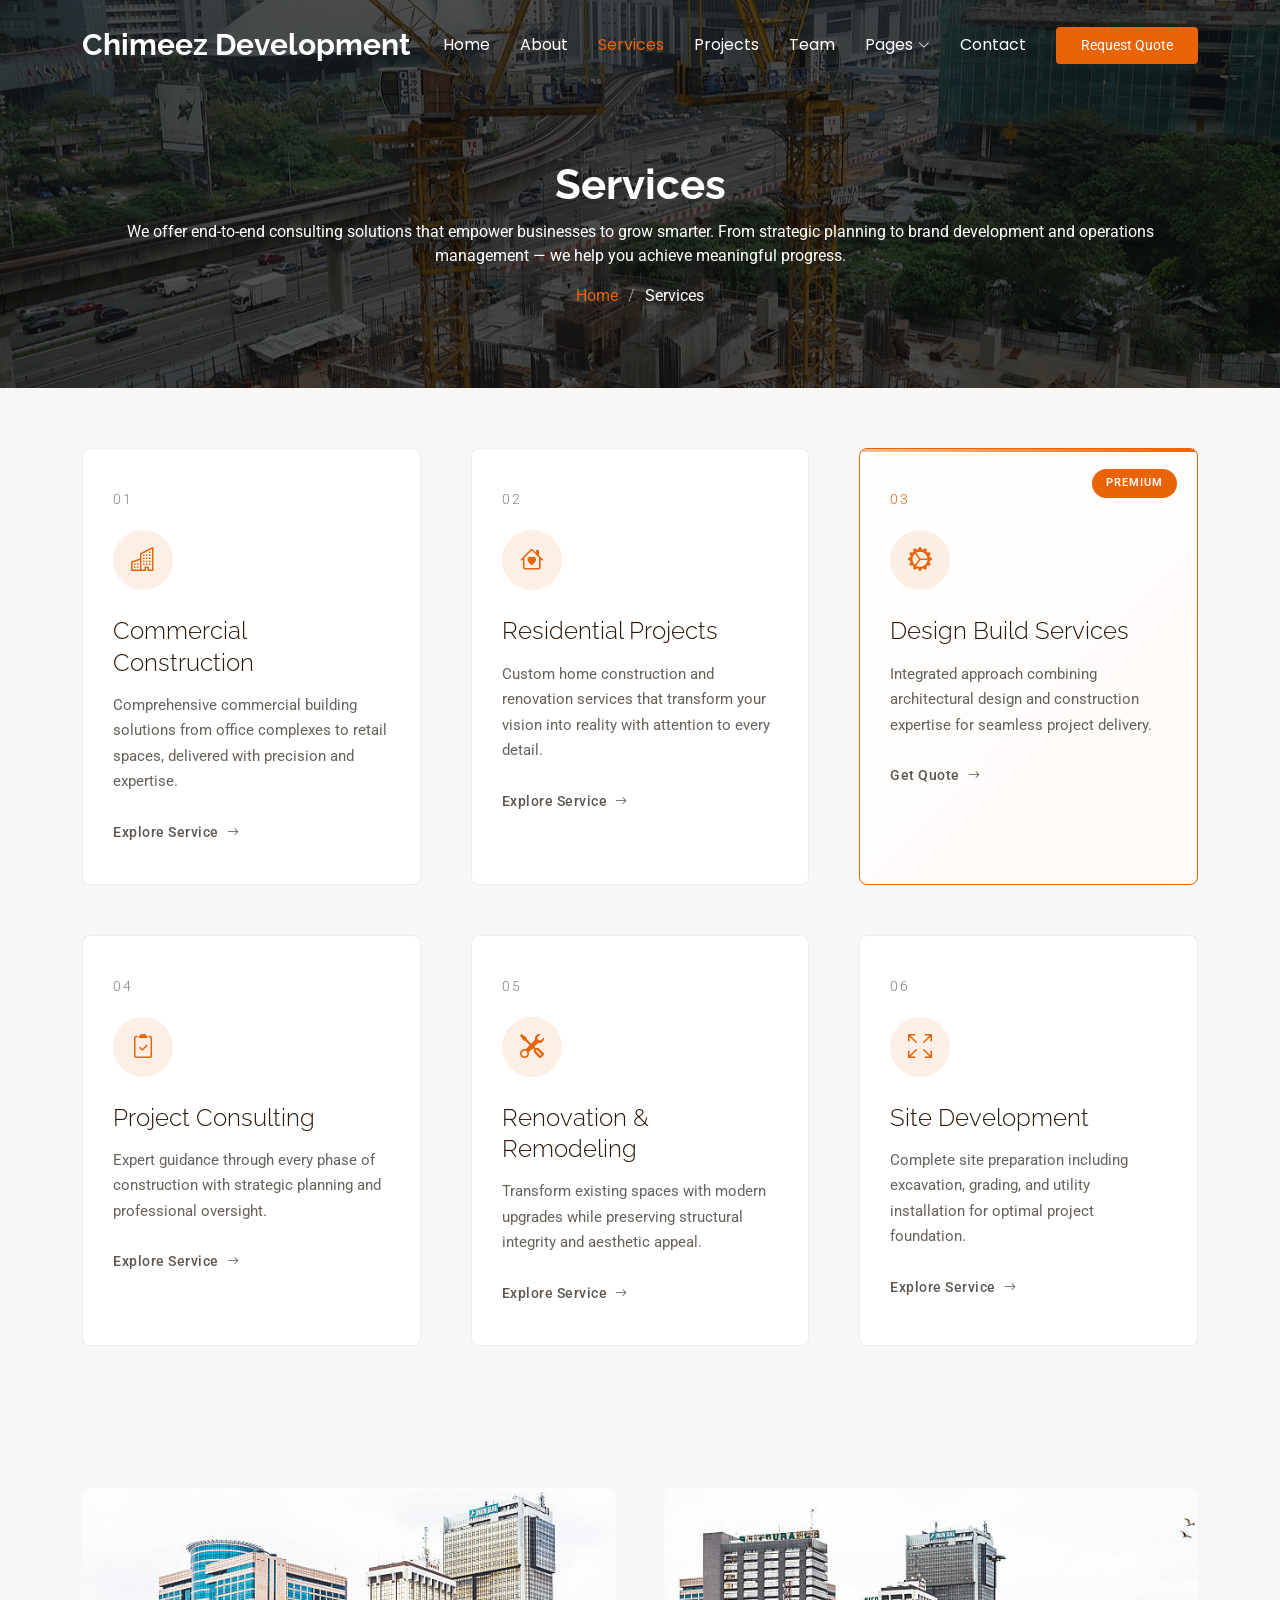
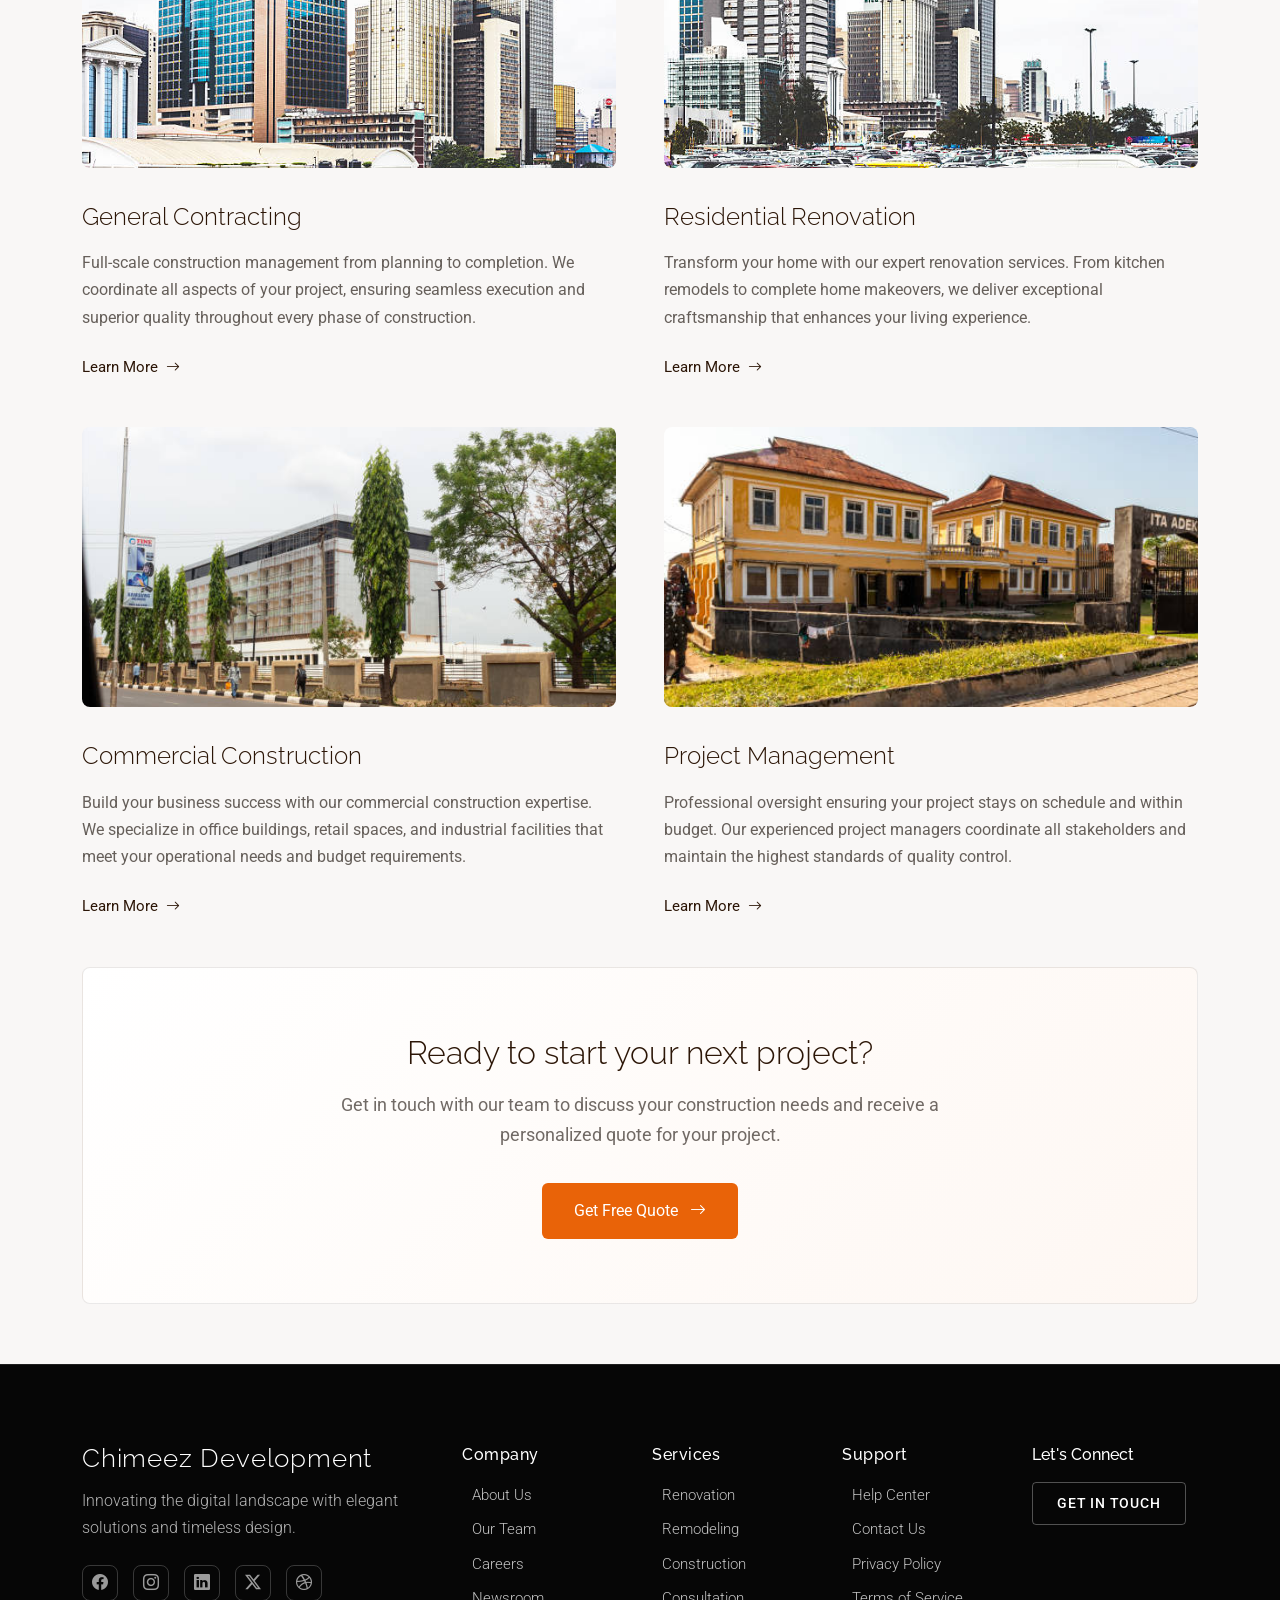
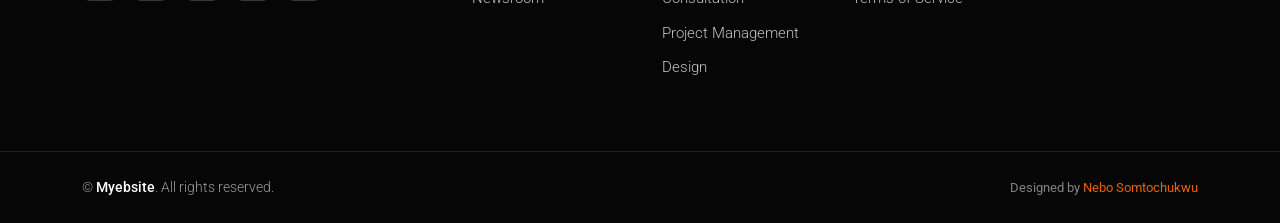
<file: services.html>
<!DOCTYPE html>
<html lang="en">

<head>
  <meta charset="utf-8">
  <meta content="width=device-width, initial-scale=1.0" name="viewport">
  <title>Services - Chimeez Development Bootstrap Template</title>
  <meta name="description" content="">
  <meta name="keywords" content="">

  <!-- Favicons -->
  <link href="assets/img/favicon.png" rel="icon">
  <link href="assets/img/apple-touch-icon.png" rel="apple-touch-icon">

  <!-- Fonts -->
  <link href="https://fonts.googleapis.com" rel="preconnect">
  <link href="https://fonts.gstatic.com" rel="preconnect" crossorigin>
  <link href="https://fonts.googleapis.com/css2?family=Roboto:ital,wght@0,100;0,300;0,400;0,500;0,700;0,900;1,100;1,300;1,400;1,500;1,700;1,900&family=Poppins:ital,wght@0,100;0,200;0,300;0,400;0,500;0,600;0,700;0,800;0,900;1,100;1,200;1,300;1,400;1,500;1,600;1,700;1,800;1,900&family=Raleway:ital,wght@0,100;0,200;0,300;0,400;0,500;0,600;0,700;0,800;0,900;1,100;1,200;1,300;1,400;1,500;1,600;1,700;1,800;1,900&display=swap" rel="stylesheet">

  <!-- Vendor CSS Files -->
  <link href="assets/vendor/bootstrap/css/bootstrap.min.css" rel="stylesheet">
  <link href="assets/vendor/bootstrap-icons/bootstrap-icons.css" rel="stylesheet">
  <link href="assets/vendor/aos/aos.css" rel="stylesheet">
  <link href="assets/vendor/glightbox/css/glightbox.min.css" rel="stylesheet">
  <link href="assets/vendor/swiper/swiper-bundle.min.css" rel="stylesheet">

  <!-- Main CSS File -->
  <link href="assets/css/main.css" rel="stylesheet">

  <!-- =======================================================
  * Template Name: Chimeez Development
  * Template URL: https://Nebo Somtochukwu.com/Chimeez Development-bootstrap-construction-template/
  * Updated: Jul 27 2025 with Bootstrap v5.3.7
  * Author: Nebo Somtochukwu.com
  * License: https://Nebo Somtochukwu.com/license/
  ======================================================== -->
</head>

<body class="services-page">

  <header id="header" class="header d-flex align-items-center fixed-top">
    <div class="container-fluid container-xl position-relative d-flex align-items-center">

      <a href="index.html" class="logo d-flex align-items-center me-auto">
        <!-- Uncomment the line below if you also wish to use an image logo -->
        <!-- <img src="assets/img/logo.webp" alt=""> -->
        <h1 class="sitename">Chimeez Development</h1>
      </a>

      <nav id="navmenu" class="navmenu">
        <ul>
          <li><a href="index.html">Home</a></li>
          <li><a href="about.html">About</a></li>
          <li><a href="services.html" class="active">Services</a></li>
          <li><a href="projects.html">Projects</a></li>
          <li><a href="team.html">Team</a></li>
          <li class="dropdown"><a href="#"><span>Pages</span> <i class="bi bi-chevron-down toggle-dropdown"></i></a>
            <ul>
              <li><a href="service-details.html">Service Details</a></li>
              <li><a href="project-details.html">Project Details</a></li>
              <li><a href="quote.html">Quote Form</a></li>
              <li><a href="terms.html">Terms</a></li>
              <li><a href="privacy.html">Privacy</a></li>
              <li><a href="404.html">404</a></li>
            </ul>
          </li>
          <li><a href="contact.html">Contact</a></li>
        </ul>
        <i class="mobile-nav-toggle d-xl-none bi bi-list"></i>
      </nav>

      <a class="btn-getstarted d-none d-sm-block" href="quote.html">Request Quote</a>

    </div>
  </header>

  <main class="main">

    <!-- Page Title -->
    <div class="page-title dark-background" data-aos="fade" style="background-image: url(assets/img/construction/showcase-2.jpg);">
      <div class="container position-relative">
        <h1>Services</h1>
        <p>We offer end-to-end consulting solutions that empower businesses to grow smarter. From strategic planning to brand development and operations management — we help you achieve meaningful progress.</p>
        <nav class="breadcrumbs">
          <ol>
            <li><a href="index.html">Home</a></li>
            <li class="current">Services</li>
          </ol>
        </nav>
      </div>
    </div><!-- End Page Title -->

    <!-- Services Section -->
    <section id="services" class="services section light-background">

      <div class="container" data-aos="fade-up" data-aos-delay="100">

        <div class="services-grid">

          <div class="service-item" data-aos="fade-up" data-aos-delay="150">
            <div class="service-number">01</div>
            <div class="service-icon">
              <i class="bi bi-buildings"></i>
            </div>
            <h3>Commercial Construction</h3>
            <p>Comprehensive commercial building solutions from office complexes to retail spaces, delivered with precision and expertise.</p>
            <a href="service-details.html" class="service-cta">
              <span>Explore Service</span>
              <i class="bi bi-arrow-right"></i>
            </a>
          </div>

          <div class="service-item" data-aos="fade-up" data-aos-delay="200">
            <div class="service-number">02</div>
            <div class="service-icon">
              <i class="bi bi-house-heart"></i>
            </div>
            <h3>Residential Projects</h3>
            <p>Custom home construction and renovation services that transform your vision into reality with attention to every detail.</p>
            <a href="service-details.html" class="service-cta">
              <span>Explore Service</span>
              <i class="bi bi-arrow-right"></i>
            </a>
          </div>

          <div class="service-item featured" data-aos="fade-up" data-aos-delay="250">
            <div class="featured-badge">Premium</div>
            <div class="service-number">03</div>
            <div class="service-icon">
              <i class="bi bi-gear-wide-connected"></i>
            </div>
            <h3>Design Build Services</h3>
            <p>Integrated approach combining architectural design and construction expertise for seamless project delivery.</p>
            <a href="quote.html" class="service-cta">
              <span>Get Quote</span>
              <i class="bi bi-arrow-right"></i>
            </a>
          </div>

          <div class="service-item" data-aos="fade-up" data-aos-delay="300">
            <div class="service-number">04</div>
            <div class="service-icon">
              <i class="bi bi-clipboard2-check"></i>
            </div>
            <h3>Project Consulting</h3>
            <p>Expert guidance through every phase of construction with strategic planning and professional oversight.</p>
            <a href="service-details.html" class="service-cta">
              <span>Explore Service</span>
              <i class="bi bi-arrow-right"></i>
            </a>
          </div>

          <div class="service-item" data-aos="fade-up" data-aos-delay="350">
            <div class="service-number">05</div>
            <div class="service-icon">
              <i class="bi bi-tools"></i>
            </div>
            <h3>Renovation &amp; Remodeling</h3>
            <p>Transform existing spaces with modern upgrades while preserving structural integrity and aesthetic appeal.</p>
            <a href="service-details.html" class="service-cta">
              <span>Explore Service</span>
              <i class="bi bi-arrow-right"></i>
            </a>
          </div>

          <div class="service-item" data-aos="fade-up" data-aos-delay="400">
            <div class="service-number">06</div>
            <div class="service-icon">
              <i class="bi bi-arrows-fullscreen"></i>
            </div>
            <h3>Site Development</h3>
            <p>Complete site preparation including excavation, grading, and utility installation for optimal project foundation.</p>
            <a href="service-details.html" class="service-cta">
              <span>Explore Service</span>
              <i class="bi bi-arrow-right"></i>
            </a>
          </div>

        </div>

      </div>

    </section><!-- /Services Section -->

    <!-- Services Alt Section -->
    <section id="services-alt" class="services-alt section light-background">

      <div class="container" data-aos="fade-up" data-aos-delay="100">

        <div class="row g-5">

          <div class="col-lg-6" data-aos="fade-up" data-aos-delay="200">
            <div class="service-item">
              <div class="service-visual">
                <img src="assets/img/construction/project-3.jpg" alt="General Contracting" class="img-fluid">
              </div>
              <div class="service-content">
                <h3>General Contracting</h3>
                <p>Full-scale construction management from planning to completion. We coordinate all aspects of your project, ensuring seamless execution and superior quality throughout every phase of construction.</p>
                <a href="#" class="service-link">
                  <span>Learn More</span>
                  <i class="bi bi-arrow-right"></i>
                </a>
              </div>
            </div>
          </div><!-- End Service Item 1 -->

          <div class="col-lg-6" data-aos="fade-up" data-aos-delay="250">
            <div class="service-item">
              <div class="service-visual">
                <img src="assets/img/construction/project-7.jpg" alt="Residential Renovation" class="img-fluid">
              </div>
              <div class="service-content">
                <h3>Residential Renovation</h3>
                <p>Transform your home with our expert renovation services. From kitchen remodels to complete home makeovers, we deliver exceptional craftsmanship that enhances your living experience.</p>
                <a href="#" class="service-link">
                  <span>Learn More</span>
                  <i class="bi bi-arrow-right"></i>
                </a>
              </div>
            </div>
          </div><!-- End Service Item 2 -->

          <div class="col-lg-6" data-aos="fade-up" data-aos-delay="300">
            <div class="service-item">
              <div class="service-visual">
                <img src="assets/img/construction/project-11.jpg" alt="Commercial Construction" class="img-fluid">
              </div>
              <div class="service-content">
                <h3>Commercial Construction</h3>
                <p>Build your business success with our commercial construction expertise. We specialize in office buildings, retail spaces, and industrial facilities that meet your operational needs and budget requirements.</p>
                <a href="#" class="service-link">
                  <span>Learn More</span>
                  <i class="bi bi-arrow-right"></i>
                </a>
              </div>
            </div>
          </div><!-- End Service Item 3 -->

          <div class="col-lg-6" data-aos="fade-up" data-aos-delay="350">
            <div class="service-item">
              <div class="service-visual">
                <img src="assets/img/construction/project-5.jpg" alt="Project Management" class="img-fluid">
              </div>
              <div class="service-content">
                <h3>Project Management</h3>
                <p>Professional oversight ensuring your project stays on schedule and within budget. Our experienced project managers coordinate all stakeholders and maintain the highest standards of quality control.</p>
                <a href="#" class="service-link">
                  <span>Learn More</span>
                  <i class="bi bi-arrow-right"></i>
                </a>
              </div>
            </div>
          </div><!-- End Service Item 4 -->

        </div>

        <div class="row mt-5" data-aos="fade-up" data-aos-delay="400">
          <div class="col-lg-12 text-center">
            <div class="cta-section">
              <h4>Ready to start your next project?</h4>
              <p>Get in touch with our team to discuss your construction needs and receive a personalized quote for your project.</p>
              <a href="quote.html" class="btn-primary">
                <span>Get Free Quote</span>
                <i class="bi bi-arrow-right"></i>
              </a>
            </div>
          </div>
        </div>

      </div>

    </section><!-- /Services Alt Section -->

  </main>

  <footer id="footer" class="footer dark-background">

    <div class="container">
      <div class="row gy-5">

        <div class="col-lg-4">
          <div class="footer-brand">
            <a href="index.html" class="logo d-flex align-items-center mb-3">
              <span class="sitename">Chimeez Development</span>
            </a>
            <p class="tagline">Innovating the digital landscape with elegant solutions and timeless design.</p>

            <div class="social-links mt-4">
              <a href="#" aria-label="Facebook"><i class="bi bi-facebook"></i></a>
              <a href="#" aria-label="Instagram"><i class="bi bi-instagram"></i></a>
              <a href="#" aria-label="LinkedIn"><i class="bi bi-linkedin"></i></a>
              <a href="#" aria-label="Twitter"><i class="bi bi-twitter-x"></i></a>
              <a href="#" aria-label="Dribbble"><i class="bi bi-dribbble"></i></a>
            </div>
          </div>
        </div>

        <div class="col-lg-6">
          <div class="footer-links-grid">
            <div class="row">
              <div class="col-6 col-md-4">
                <h5>Company</h5>
                <ul class="list-unstyled">
                  <li><a href="#">About Us</a></li>
                  <li><a href="#">Our Team</a></li>
                  <li><a href="#">Careers</a></li>
                  <li><a href="#">Newsroom</a></li>
                </ul>
              </div>
              <div class="col-6 col-md-4">
                <h5>Services</h5>
                <ul class="list-unstyled">
                  <li><a href="#">Renovation</a></li>
                  <li><a href="#">Remodeling</a></li>
                  <li><a href="#">Construction</a></li>
                  <li><a href="#">Consultation</a></li>
                  <li><a href="#">Project Management</a></li>
                  <li><a href="#">Design</a></li>
                </ul>
              </div>
              <div class="col-6 col-md-4">
                <h5>Support</h5>
                <ul class="list-unstyled">
                  <li><a href="#">Help Center</a></li>
                  <li><a href="#">Contact Us</a></li>
                  <li><a href="#">Privacy Policy</a></li>
                  <li><a href="#">Terms of Service</a></li>
                </ul>
              </div>
            </div>
          </div>
        </div>

        <div class="col-lg-2">
          <div class="footer-cta">
            <h5>Let's Connect</h5>
            <a href="contact.html" class="btn btn-outline">Get in Touch</a>
          </div>
        </div>

      </div>
    </div>

    <div class="footer-bottom">
      <div class="container">
        <div class="row">
          <div class="col-12">
            <div class="footer-bottom-content">
              <p class="mb-0">© <span class="sitename">Myebsite</span>. All rights reserved.</p>
              <div class="credits">
                <!-- All the links in the footer should remain intact. -->
                <!-- You can delete the links only if you've purchased the pro version. -->
                <!-- Licensing information: https://Nebo Somtochukwu.com/license/ -->
                <!-- Purchase the pro version with working PHP/AJAX contact form: [buy-url] -->
                Designed by <a href="https://Nebo Somtochukwu.com/">Nebo Somtochukwu</a>
              </div>
            </div>
          </div>
        </div>
      </div>
    </div>

  </footer>

  <!-- Scroll Top -->
  <a href="#" id="scroll-top" class="scroll-top d-flex align-items-center justify-content-center"><i class="bi bi-arrow-up-short"></i></a>

  <!-- Preloader -->
  <div id="preloader"></div>

  <!-- Vendor JS Files -->
  <script src="assets/vendor/bootstrap/js/bootstrap.bundle.min.js"></script>
  <script src="assets/vendor/php-email-form/validate.js"></script>
  <script src="assets/vendor/aos/aos.js"></script>
  <script src="assets/vendor/purecounter/purecounter_vanilla.js"></script>
  <script src="assets/vendor/glightbox/js/glightbox.min.js"></script>
  <script src="assets/vendor/swiper/swiper-bundle.min.js"></script>

  <!-- Main JS File -->
  <script src="assets/js/main.js"></script>

</body>

</html>
</file>
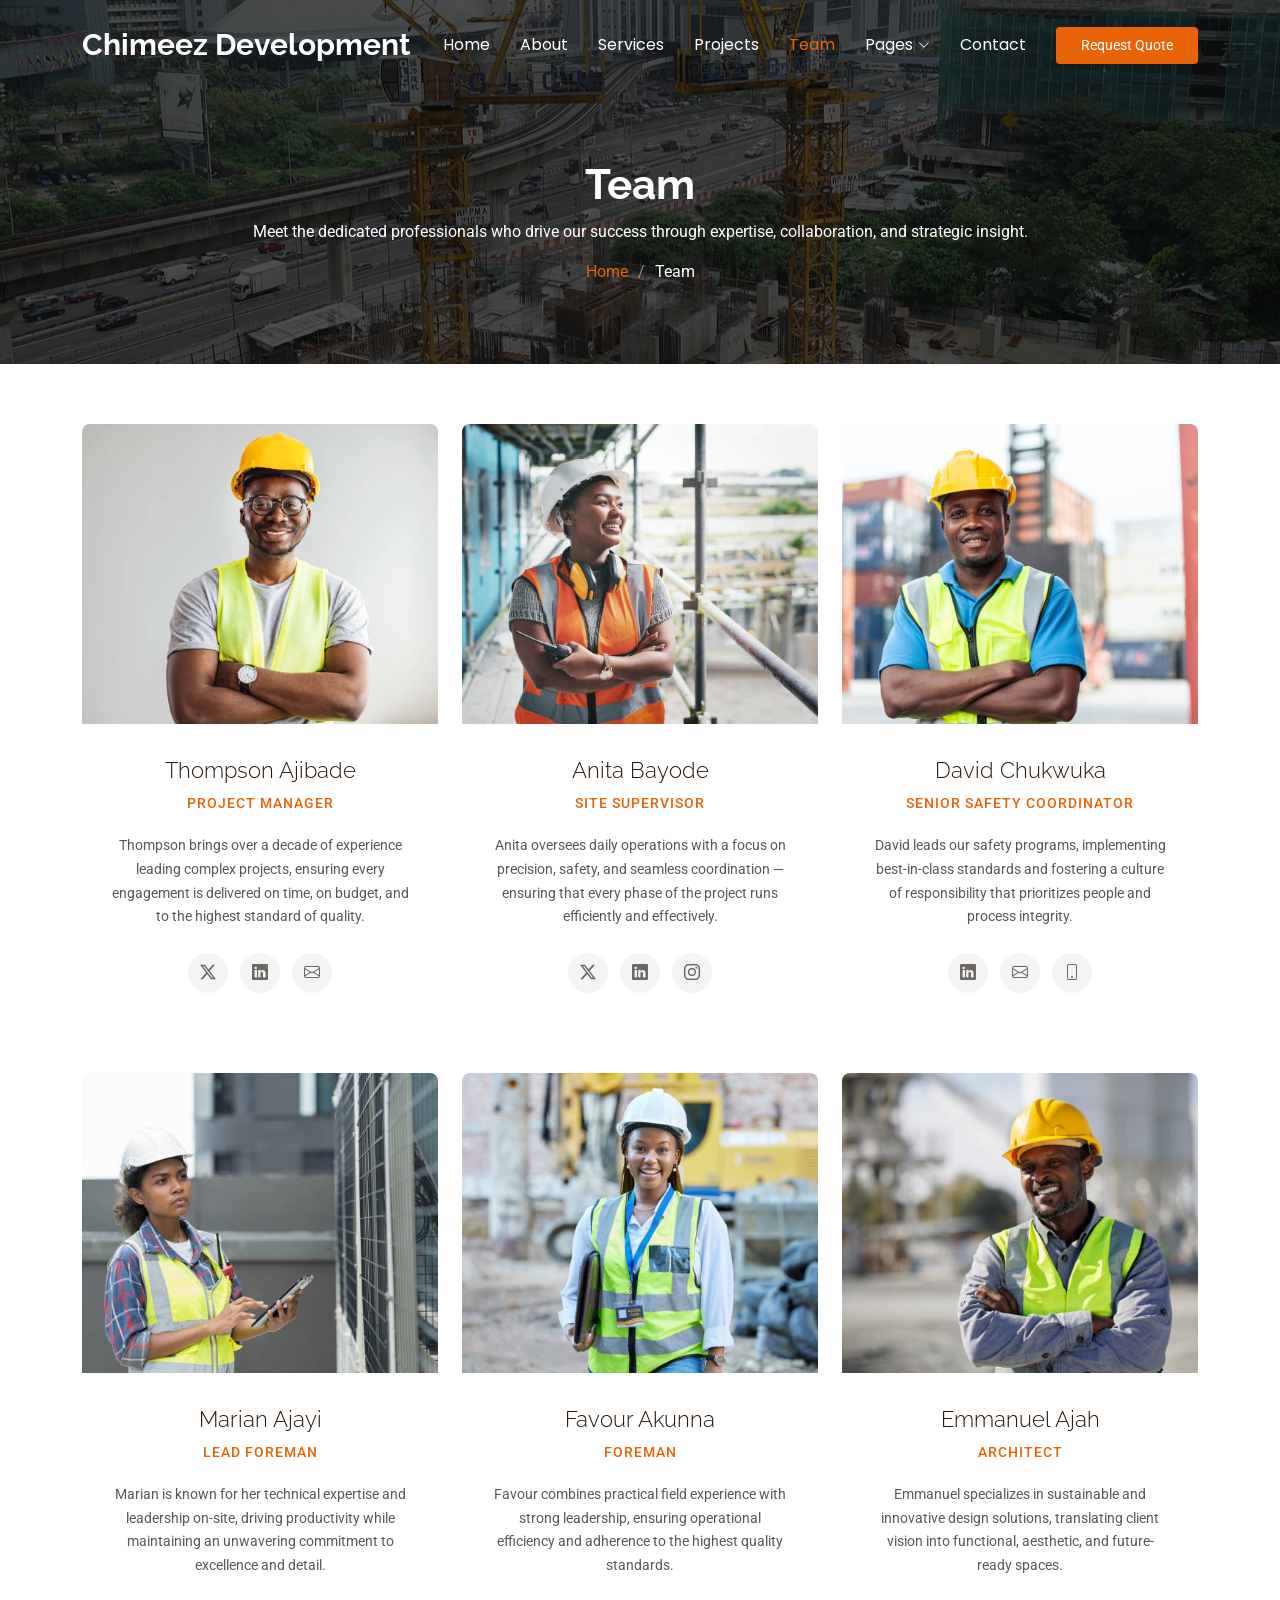
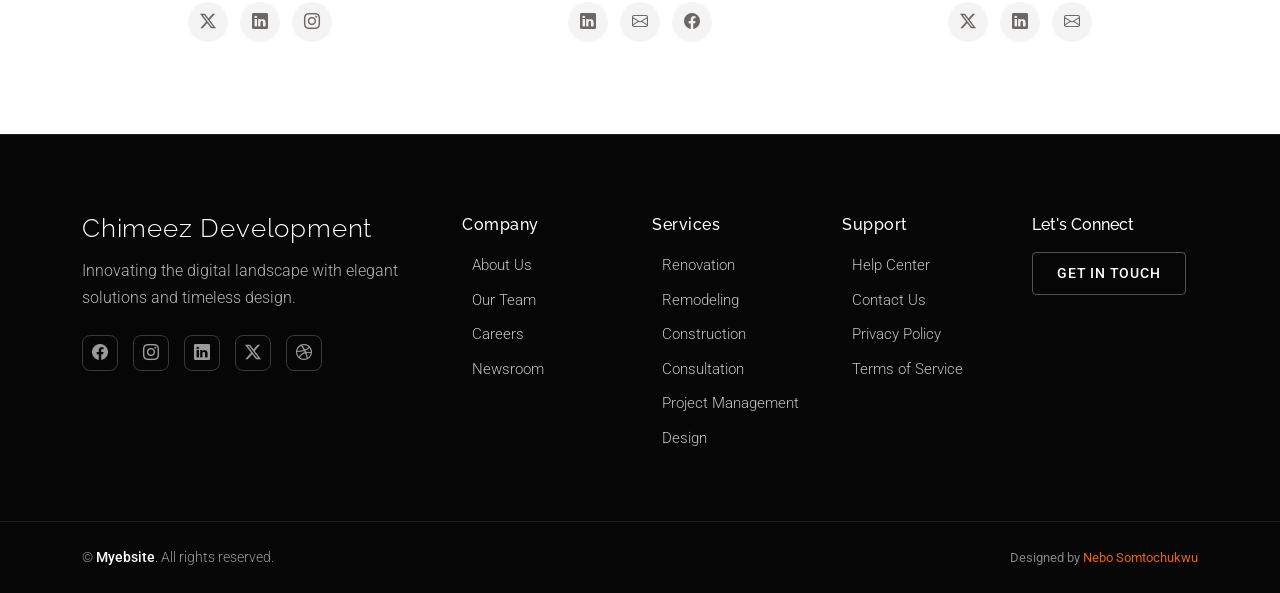
<file: team.html>
<!DOCTYPE html>
<html lang="en">

<head>
  <meta charset="utf-8">
  <meta content="width=device-width, initial-scale=1.0" name="viewport">
  <title>Team - Chimeez Development Bootstrap Template</title>
  <meta name="description" content="">
  <meta name="keywords" content="">

  <!-- Favicons -->
  <link href="assets/img/favicon.png" rel="icon">
  <link href="assets/img/apple-touch-icon.png" rel="apple-touch-icon">

  <!-- Fonts -->
  <link href="https://fonts.googleapis.com" rel="preconnect">
  <link href="https://fonts.gstatic.com" rel="preconnect" crossorigin>
  <link href="https://fonts.googleapis.com/css2?family=Roboto:ital,wght@0,100;0,300;0,400;0,500;0,700;0,900;1,100;1,300;1,400;1,500;1,700;1,900&family=Poppins:ital,wght@0,100;0,200;0,300;0,400;0,500;0,600;0,700;0,800;0,900;1,100;1,200;1,300;1,400;1,500;1,600;1,700;1,800;1,900&family=Raleway:ital,wght@0,100;0,200;0,300;0,400;0,500;0,600;0,700;0,800;0,900;1,100;1,200;1,300;1,400;1,500;1,600;1,700;1,800;1,900&display=swap" rel="stylesheet">

  <!-- Vendor CSS Files -->
  <link href="assets/vendor/bootstrap/css/bootstrap.min.css" rel="stylesheet">
  <link href="assets/vendor/bootstrap-icons/bootstrap-icons.css" rel="stylesheet">
  <link href="assets/vendor/aos/aos.css" rel="stylesheet">
  <link href="assets/vendor/glightbox/css/glightbox.min.css" rel="stylesheet">
  <link href="assets/vendor/swiper/swiper-bundle.min.css" rel="stylesheet">

  <!-- Main CSS File -->
  <link href="assets/css/main.css" rel="stylesheet">

  <!-- =======================================================
  * Template Name: Chimeez Development
  * Template URL: https://Nebo Somtochukwu.com/Chimeez Development-bootstrap-construction-template/
  * Updated: Jul 27 2025 with Bootstrap v5.3.7
  * Author: Nebo Somtochukwu.com
  * License: https://Nebo Somtochukwu.com/license/
  ======================================================== -->
</head>

<body class="team-page">

  <header id="header" class="header d-flex align-items-center fixed-top">
    <div class="container-fluid container-xl position-relative d-flex align-items-center">

      <a href="index.html" class="logo d-flex align-items-center me-auto">
        <!-- Uncomment the line below if you also wish to use an image logo -->
        <!-- <img src="assets/img/logo.webp" alt=""> -->
        <h1 class="sitename">Chimeez Development</h1>
      </a>

      <nav id="navmenu" class="navmenu">
        <ul>
          <li><a href="index.html">Home</a></li>
          <li><a href="about.html">About</a></li>
          <li><a href="services.html">Services</a></li>
          <li><a href="projects.html">Projects</a></li>
          <li><a href="team.html" class="active">Team</a></li>
          <li class="dropdown"><a href="#"><span>Pages</span> <i class="bi bi-chevron-down toggle-dropdown"></i></a>
            <ul>
              <li><a href="service-details.html">Service Details</a></li>
              <li><a href="project-details.html">Project Details</a></li>
              <li><a href="quote.html">Quote Form</a></li>
              <li><a href="terms.html">Terms</a></li>
              <li><a href="privacy.html">Privacy</a></li>
              <li><a href="404.html">404</a></li>
            </ul>
          </li>
          <li><a href="contact.html">Contact</a></li>
        </ul>
        <i class="mobile-nav-toggle d-xl-none bi bi-list"></i>
      </nav>

      <a class="btn-getstarted d-none d-sm-block" href="quote.html">Request Quote</a>

    </div>
  </header>

  <main class="main">

    <!-- Page Title -->
    <div class="page-title dark-background" data-aos="fade" style="background-image: url(assets/img/construction/showcase-2.jpg);">
      <div class="container position-relative">
        <h1>Team</h1>
        <p>Meet the dedicated professionals who drive our success through expertise, collaboration, and strategic insight.</p>
        <nav class="breadcrumbs">
          <ol>
            <li><a href="index.html">Home</a></li>
            <li class="current">Team</li>
          </ol>
        </nav>
      </div>
    </div><!-- End Page Title -->

    <!-- Team Section -->
    <section id="team" class="team section">

      <div class="container" data-aos="fade-up" data-aos-delay="100">

        <div class="row gy-5">

          <div class="col-lg-4 col-md-6">
            <div class="team-member" data-aos="fade-up" data-aos-delay="200">
              <div class="member-img">
                <img src="assets/img/construction/team-1.jpg" class="img-fluid" alt="">
              </div>
              <div class="member-info">
                <h4>Thompson Ajibade</h4>
                <span>Project Manager</span>
                <p>Thompson brings over a decade of experience leading complex projects, ensuring every engagement is delivered on time, on budget, and to the highest standard of quality.</p>
                <div class="social">
                  <a href=""><i class="bi bi-twitter-x"></i></a>
                  <a href=""><i class="bi bi-linkedin"></i></a>
                  <a href=""><i class="bi bi-envelope"></i></a>
                </div>
              </div>
            </div>
          </div><!-- End Team Member -->

          <div class="col-lg-4 col-md-6">
            <div class="team-member" data-aos="fade-up" data-aos-delay="300">
              <div class="member-img">
                <img src="assets/img/construction/team-3.jpg" class="img-fluid" alt="">
              </div>
              <div class="member-info">
                <h4>Anita Bayode</h4>
                <span>Site Supervisor</span>
                <p>Anita oversees daily operations with a focus on precision, safety, and seamless coordination — ensuring that every phase of the project runs efficiently and effectively.</p>
                <div class="social">
                  <a href=""><i class="bi bi-twitter-x"></i></a>
                  <a href=""><i class="bi bi-linkedin"></i></a>
                  <a href=""><i class="bi bi-instagram"></i></a>
                </div>
              </div>
            </div>
          </div><!-- End Team Member -->

          <div class="col-lg-4 col-md-6">
            <div class="team-member" data-aos="fade-up" data-aos-delay="400">
              <div class="member-img">
                <img src="assets/img/construction/team-8.jpg" class="img-fluid" alt="">
              </div>
              <div class="member-info">
                <h4>David Chukwuka</h4>
                <span>Senior Safety Coordinator</span>
                <p>David leads our safety programs, implementing best-in-class standards and fostering a culture of responsibility that prioritizes people and process integrity.</p>
                <div class="social">
                  <a href=""><i class="bi bi-linkedin"></i></a>
                  <a href=""><i class="bi bi-envelope"></i></a>
                  <a href=""><i class="bi bi-phone"></i></a>
                </div>
              </div>
            </div>
          </div><!-- End Team Member -->

          <div class="col-lg-4 col-md-6">
            <div class="team-member" data-aos="fade-up" data-aos-delay="200">
              <div class="member-img">
                <img src="assets/img/construction/team-9.jpg" class="img-fluid" alt="">
              </div>
              <div class="member-info">
                <h4>Marian Ajayi</h4>
                <span>Lead Foreman</span>
                <p>Marian is known for her technical expertise and leadership on-site, driving productivity while maintaining an unwavering commitment to excellence and detail.</p>
                <div class="social">
                  <a href=""><i class="bi bi-twitter-x"></i></a>
                  <a href=""><i class="bi bi-linkedin"></i></a>
                  <a href=""><i class="bi bi-instagram"></i></a>
                </div>
              </div>
            </div>
          </div><!-- End Team Member -->

          <div class="col-lg-4 col-md-6">
            <div class="team-member" data-aos="fade-up" data-aos-delay="300">
              <div class="member-img">
                <img src="assets/img/construction/team-4.jpg" class="img-fluid" alt="">
              </div>
              <div class="member-info">
                <h4>Favour Akunna</h4>
                <span>Foreman</span>
                <p>Favour combines practical field experience with strong leadership, ensuring operational efficiency and adherence to the highest quality standards.</p>
                <div class="social">
                  <a href=""><i class="bi bi-linkedin"></i></a>
                  <a href=""><i class="bi bi-envelope"></i></a>
                  <a href=""><i class="bi bi-facebook"></i></a>
                </div>
              </div>
            </div>
          </div><!-- End Team Member -->

          <div class="col-lg-4 col-md-6">
            <div class="team-member" data-aos="fade-up" data-aos-delay="400">
              <div class="member-img">
                <img src="assets/img/construction/team-2.jpg" class="img-fluid" alt="">
              </div>
              <div class="member-info">
                <h4>Emmanuel Ajah</h4>
                <span>Architect</span>
                <p>Emmanuel specializes in sustainable and innovative design solutions, translating client vision into functional, aesthetic, and future-ready spaces.</p>
                <div class="social">
                  <a href=""><i class="bi bi-twitter-x"></i></a>
                  <a href=""><i class="bi bi-linkedin"></i></a>
                  <a href=""><i class="bi bi-envelope"></i></a>
                </div>
              </div>
            </div>
          </div><!-- End Team Member -->

        </div>

      </div>

    </section><!-- /Team Section -->

  </main>

  <footer id="footer" class="footer dark-background">

    <div class="container">
      <div class="row gy-5">

        <div class="col-lg-4">
          <div class="footer-brand">
            <a href="index.html" class="logo d-flex align-items-center mb-3">
              <span class="sitename">Chimeez Development</span>
            </a>
            <p class="tagline">Innovating the digital landscape with elegant solutions and timeless design.</p>

            <div class="social-links mt-4">
              <a href="#" aria-label="Facebook"><i class="bi bi-facebook"></i></a>
              <a href="#" aria-label="Instagram"><i class="bi bi-instagram"></i></a>
              <a href="#" aria-label="LinkedIn"><i class="bi bi-linkedin"></i></a>
              <a href="#" aria-label="Twitter"><i class="bi bi-twitter-x"></i></a>
              <a href="#" aria-label="Dribbble"><i class="bi bi-dribbble"></i></a>
            </div>
          </div>
        </div>

        <div class="col-lg-6">
          <div class="footer-links-grid">
            <div class="row">
              <div class="col-6 col-md-4">
                <h5>Company</h5>
                <ul class="list-unstyled">
                  <li><a href="#">About Us</a></li>
                  <li><a href="#">Our Team</a></li>
                  <li><a href="#">Careers</a></li>
                  <li><a href="#">Newsroom</a></li>
                </ul>
              </div>
              <div class="col-6 col-md-4">
                <h5>Services</h5>
                <ul class="list-unstyled">
                  <li><a href="#">Renovation</a></li>
                  <li><a href="#">Remodeling</a></li>
                  <li><a href="#">Construction</a></li>
                  <li><a href="#">Consultation</a></li>
                  <li><a href="#">Project Management</a></li>
                  <li><a href="#">Design</a></li>
                </ul>
              </div>
              <div class="col-6 col-md-4">
                <h5>Support</h5>
                <ul class="list-unstyled">
                  <li><a href="#">Help Center</a></li>
                  <li><a href="#">Contact Us</a></li>
                  <li><a href="#">Privacy Policy</a></li>
                  <li><a href="#">Terms of Service</a></li>
                </ul>
              </div>
            </div>
          </div>
        </div>

        <div class="col-lg-2">
          <div class="footer-cta">
            <h5>Let's Connect</h5>
            <a href="contact.html" class="btn btn-outline">Get in Touch</a>
          </div>
        </div>

      </div>
    </div>

    <div class="footer-bottom">
      <div class="container">
        <div class="row">
          <div class="col-12">
            <div class="footer-bottom-content">
              <p class="mb-0">© <span class="sitename">Myebsite</span>. All rights reserved.</p>
              <div class="credits">
                <!-- All the links in the footer should remain intact. -->
                <!-- You can delete the links only if you've purchased the pro version. -->
                <!-- Licensing information: https://Nebo Somtochukwu.com/license/ -->
                <!-- Purchase the pro version with working PHP/AJAX contact form: [buy-url] -->
                Designed by <a href="https://Nebo Somtochukwu.com/">Nebo Somtochukwu</a>
              </div>
            </div>
          </div>
        </div>
      </div>
    </div>

  </footer>

  <!-- Scroll Top -->
  <a href="#" id="scroll-top" class="scroll-top d-flex align-items-center justify-content-center"><i class="bi bi-arrow-up-short"></i></a>

  <!-- Preloader -->
  <div id="preloader"></div>

  <!-- Vendor JS Files -->
  <script src="assets/vendor/bootstrap/js/bootstrap.bundle.min.js"></script>
  <script src="assets/vendor/php-email-form/validate.js"></script>
  <script src="assets/vendor/aos/aos.js"></script>
  <script src="assets/vendor/purecounter/purecounter_vanilla.js"></script>
  <script src="assets/vendor/glightbox/js/glightbox.min.js"></script>
  <script src="assets/vendor/swiper/swiper-bundle.min.js"></script>

  <!-- Main JS File -->
  <script src="assets/js/main.js"></script>

</body>

</html>
</file>
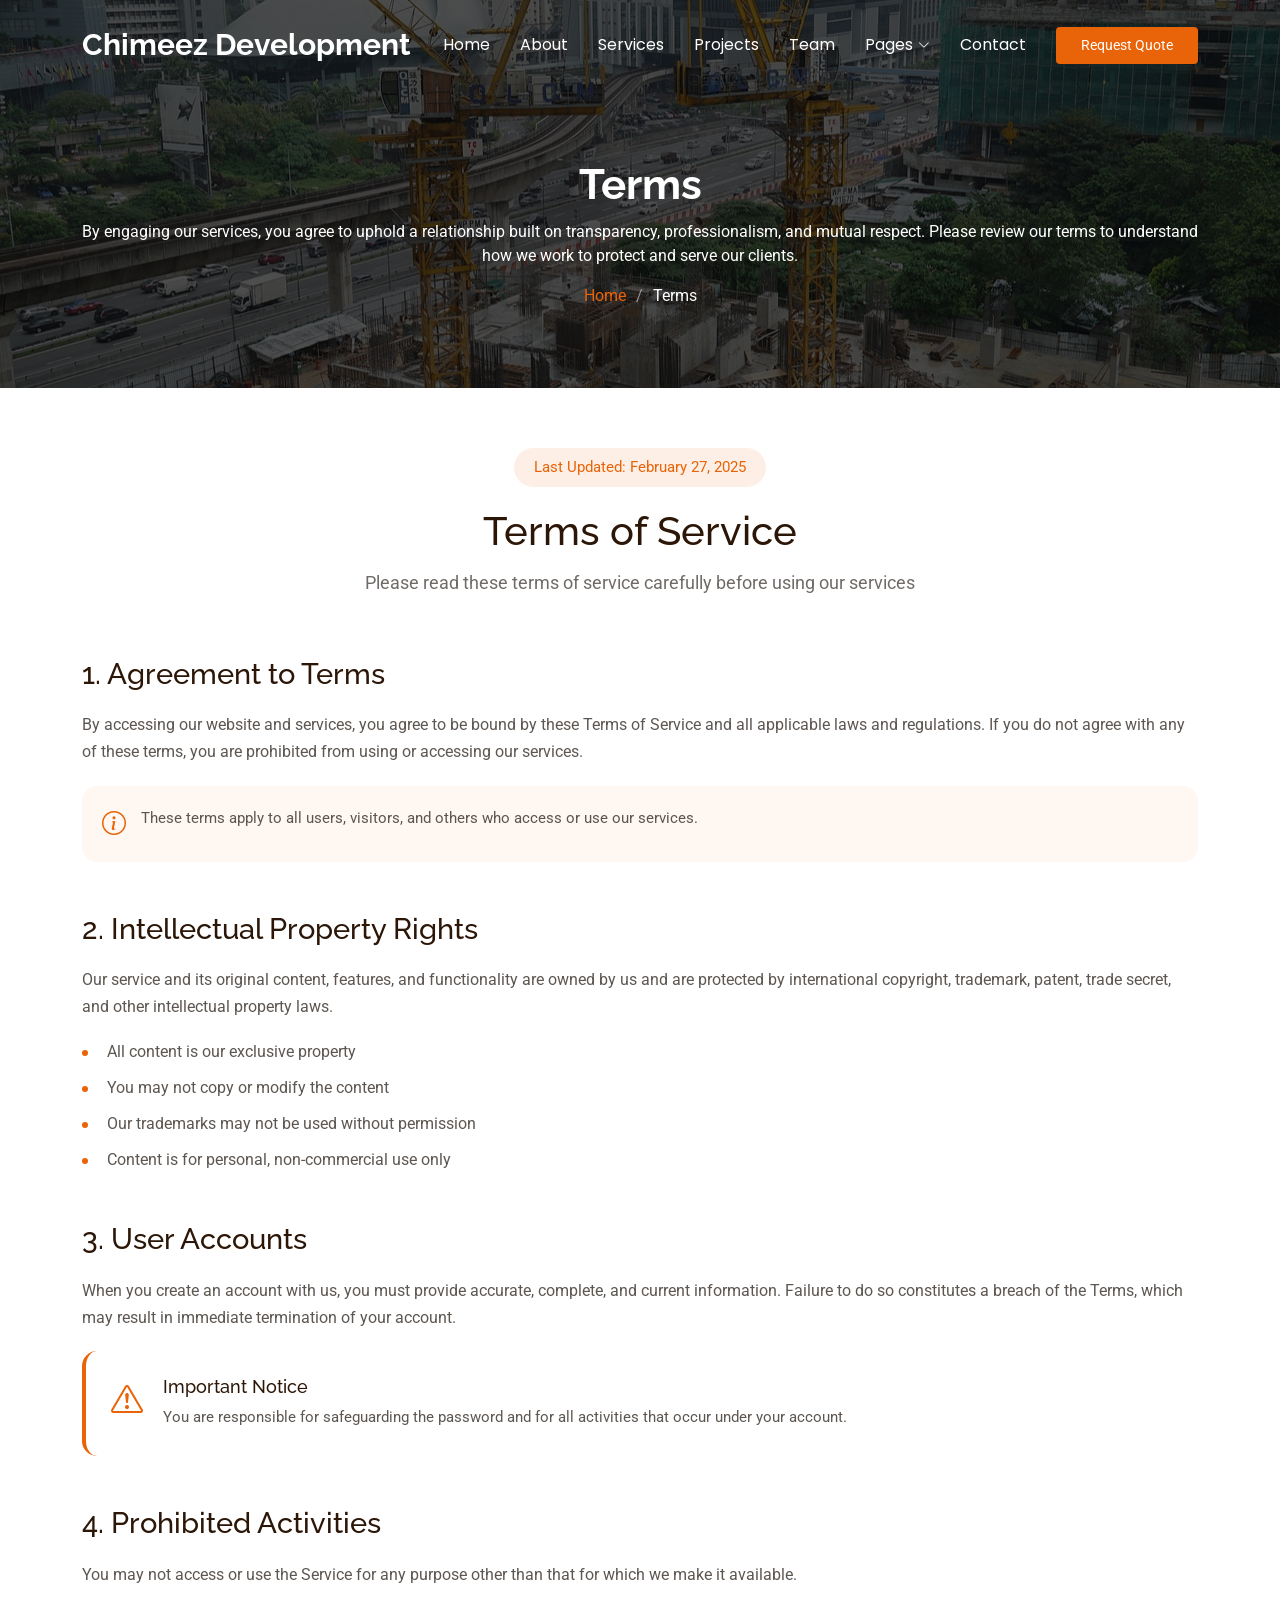
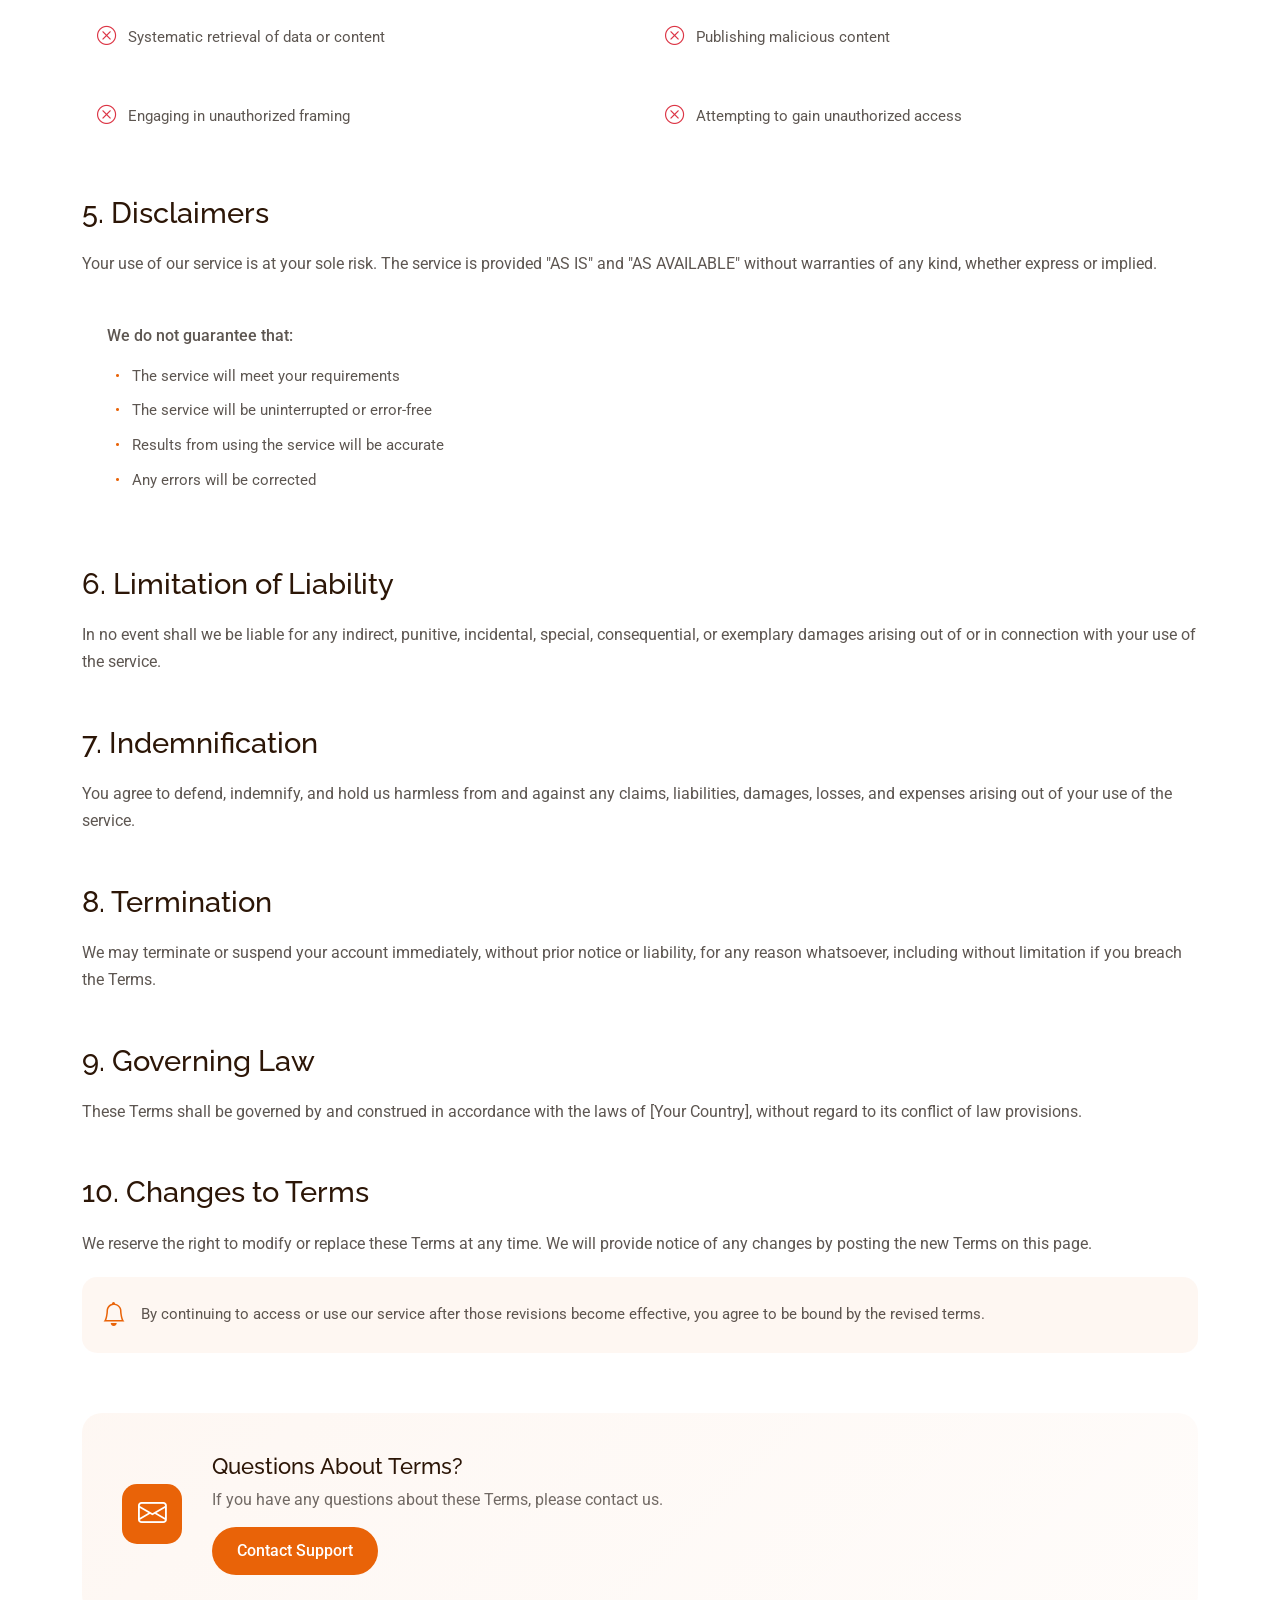
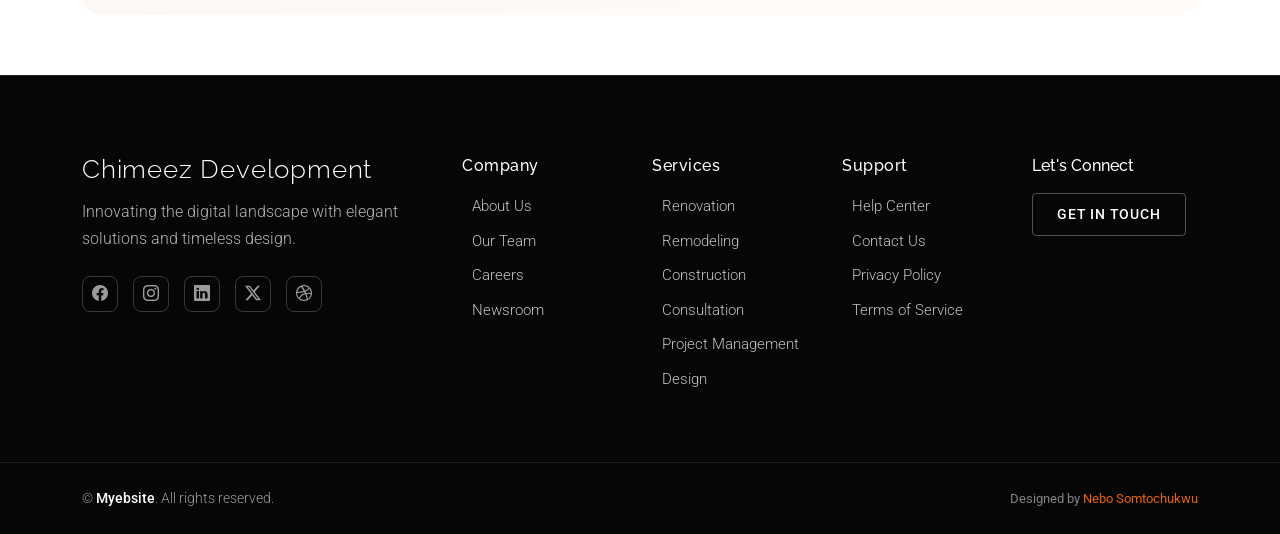
<file: terms.html>
<!DOCTYPE html>
<html lang="en">

<head>
  <meta charset="utf-8">
  <meta content="width=device-width, initial-scale=1.0" name="viewport">
  <title>Terms - Chimeez Development Bootstrap Template</title>
  <meta name="description" content="">
  <meta name="keywords" content="">

  <!-- Favicons -->
  <link href="assets/img/favicon.png" rel="icon">
  <link href="assets/img/apple-touch-icon.png" rel="apple-touch-icon">

  <!-- Fonts -->
  <link href="https://fonts.googleapis.com" rel="preconnect">
  <link href="https://fonts.gstatic.com" rel="preconnect" crossorigin>
  <link href="https://fonts.googleapis.com/css2?family=Roboto:ital,wght@0,100;0,300;0,400;0,500;0,700;0,900;1,100;1,300;1,400;1,500;1,700;1,900&family=Poppins:ital,wght@0,100;0,200;0,300;0,400;0,500;0,600;0,700;0,800;0,900;1,100;1,200;1,300;1,400;1,500;1,600;1,700;1,800;1,900&family=Raleway:ital,wght@0,100;0,200;0,300;0,400;0,500;0,600;0,700;0,800;0,900;1,100;1,200;1,300;1,400;1,500;1,600;1,700;1,800;1,900&display=swap" rel="stylesheet">

  <!-- Vendor CSS Files -->
  <link href="assets/vendor/bootstrap/css/bootstrap.min.css" rel="stylesheet">
  <link href="assets/vendor/bootstrap-icons/bootstrap-icons.css" rel="stylesheet">
  <link href="assets/vendor/aos/aos.css" rel="stylesheet">
  <link href="assets/vendor/glightbox/css/glightbox.min.css" rel="stylesheet">
  <link href="assets/vendor/swiper/swiper-bundle.min.css" rel="stylesheet">

  <!-- Main CSS File -->
  <link href="assets/css/main.css" rel="stylesheet">

  <!-- =======================================================
  * Template Name: Chimeez Development
  * Template URL: https://Nebo Somtochukwu.com/Chimeez Development-bootstrap-construction-template/
  * Updated: Jul 27 2025 with Bootstrap v5.3.7
  * Author: Nebo Somtochukwu.com
  * License: https://Nebo Somtochukwu.com/license/
  ======================================================== -->
</head>

<body class="terms-page">

  <header id="header" class="header d-flex align-items-center fixed-top">
    <div class="container-fluid container-xl position-relative d-flex align-items-center">

      <a href="index.html" class="logo d-flex align-items-center me-auto">
        <!-- Uncomment the line below if you also wish to use an image logo -->
        <!-- <img src="assets/img/logo.webp" alt=""> -->
        <h1 class="sitename">Chimeez Development</h1>
      </a>

      <nav id="navmenu" class="navmenu">
        <ul>
          <li><a href="index.html">Home</a></li>
          <li><a href="about.html">About</a></li>
          <li><a href="services.html">Services</a></li>
          <li><a href="projects.html">Projects</a></li>
          <li><a href="team.html">Team</a></li>
          <li class="dropdown"><a href="#"><span>Pages</span> <i class="bi bi-chevron-down toggle-dropdown"></i></a>
            <ul>
              <li><a href="service-details.html">Service Details</a></li>
              <li><a href="project-details.html">Project Details</a></li>
              <li><a href="quote.html">Quote Form</a></li>
              <li><a href="terms.html" class="active">Terms</a></li>
              <li><a href="privacy.html">Privacy</a></li>
              <li><a href="404.html">404</a></li>
            </ul>
          </li>
          <li><a href="contact.html">Contact</a></li>
        </ul>
        <i class="mobile-nav-toggle d-xl-none bi bi-list"></i>
      </nav>

      <a class="btn-getstarted d-none d-sm-block" href="quote.html">Request Quote</a>

    </div>
  </header>

  <main class="main">

    <!-- Page Title -->
    <div class="page-title dark-background" data-aos="fade" style="background-image: url(assets/img/construction/showcase-2.jpg);">
      <div class="container position-relative">
        <h1>Terms</h1>
        <p>By engaging our services, you agree to uphold a relationship built on transparency, professionalism, and mutual respect. Please review our terms to understand how we work to protect and serve our clients.</p>
        <nav class="breadcrumbs">
          <ol>
            <li><a href="index.html">Home</a></li>
            <li class="current">Terms</li>
          </ol>
        </nav>
      </div>
    </div><!-- End Page Title -->

    <!-- Terms Of Service Section -->
    <section id="terms-of-service" class="terms-of-service section">

      <div class="container" data-aos="fade-up">
        <!-- Page Header -->
        <div class="tos-header text-center" data-aos="fade-up">
          <span class="last-updated">Last Updated: February 27, 2025</span>
          <h2>Terms of Service</h2>
          <p>Please read these terms of service carefully before using our services</p>
        </div>

        <!-- Content -->
        <div class="tos-content" data-aos="fade-up" data-aos-delay="200">
          <!-- Agreement Section -->
          <div id="agreement" class="content-section">
            <h3>1. Agreement to Terms</h3>
            <p>By accessing our website and services, you agree to be bound by these Terms of Service and all applicable laws and regulations. If you do not agree with any of these terms, you are prohibited from using or accessing our services.</p>
            <div class="info-box">
              <i class="bi bi-info-circle"></i>
              <p>These terms apply to all users, visitors, and others who access or use our services.</p>
            </div>
          </div>

          <!-- Intellectual Property -->
          <div id="intellectual-property" class="content-section">
            <h3>2. Intellectual Property Rights</h3>
            <p>Our service and its original content, features, and functionality are owned by us and are protected by international copyright, trademark, patent, trade secret, and other intellectual property laws.</p>
            <ul class="list-items">
              <li>All content is our exclusive property</li>
              <li>You may not copy or modify the content</li>
              <li>Our trademarks may not be used without permission</li>
              <li>Content is for personal, non-commercial use only</li>
            </ul>
          </div>

          <!-- User Accounts -->
          <div id="user-accounts" class="content-section">
            <h3>3. User Accounts</h3>
            <p>When you create an account with us, you must provide accurate, complete, and current information. Failure to do so constitutes a breach of the Terms, which may result in immediate termination of your account.</p>
            <div class="alert-box">
              <i class="bi bi-exclamation-triangle"></i>
              <div class="alert-content">
                <h5>Important Notice</h5>
                <p>You are responsible for safeguarding the password and for all activities that occur under your account.</p>
              </div>
            </div>
          </div>

          <!-- Prohibited Activities -->
          <div id="prohibited" class="content-section">
            <h3>4. Prohibited Activities</h3>
            <p>You may not access or use the Service for any purpose other than that for which we make it available.</p>
            <div class="prohibited-list">
              <div class="prohibited-item">
                <i class="bi bi-x-circle"></i>
                <span>Systematic retrieval of data or content</span>
              </div>
              <div class="prohibited-item">
                <i class="bi bi-x-circle"></i>
                <span>Publishing malicious content</span>
              </div>
              <div class="prohibited-item">
                <i class="bi bi-x-circle"></i>
                <span>Engaging in unauthorized framing</span>
              </div>
              <div class="prohibited-item">
                <i class="bi bi-x-circle"></i>
                <span>Attempting to gain unauthorized access</span>
              </div>
            </div>
          </div>

          <!-- Disclaimers -->
          <div id="disclaimer" class="content-section">
            <h3>5. Disclaimers</h3>
            <p>Your use of our service is at your sole risk. The service is provided "AS IS" and "AS AVAILABLE" without warranties of any kind, whether express or implied.</p>
            <div class="disclaimer-box">
              <p>We do not guarantee that:</p>
              <ul>
                <li>The service will meet your requirements</li>
                <li>The service will be uninterrupted or error-free</li>
                <li>Results from using the service will be accurate</li>
                <li>Any errors will be corrected</li>
              </ul>
            </div>
          </div>

          <!-- Limitation of Liability -->
          <div id="limitation" class="content-section">
            <h3>6. Limitation of Liability</h3>
            <p>In no event shall we be liable for any indirect, punitive, incidental, special, consequential, or exemplary damages arising out of or in connection with your use of the service.</p>
          </div>

          <!-- Indemnification -->
          <div id="indemnification" class="content-section">
            <h3>7. Indemnification</h3>
            <p>You agree to defend, indemnify, and hold us harmless from and against any claims, liabilities, damages, losses, and expenses arising out of your use of the service.</p>
          </div>

          <!-- Termination -->
          <div id="termination" class="content-section">
            <h3>8. Termination</h3>
            <p>We may terminate or suspend your account immediately, without prior notice or liability, for any reason whatsoever, including without limitation if you breach the Terms.</p>
          </div>

          <!-- Governing Law -->
          <div id="governing-law" class="content-section">
            <h3>9. Governing Law</h3>
            <p>These Terms shall be governed by and construed in accordance with the laws of [Your Country], without regard to its conflict of law provisions.</p>
          </div>

          <!-- Changes -->
          <div id="changes" class="content-section">
            <h3>10. Changes to Terms</h3>
            <p>We reserve the right to modify or replace these Terms at any time. We will provide notice of any changes by posting the new Terms on this page.</p>
            <div class="notice-box">
              <i class="bi bi-bell"></i>
              <p>By continuing to access or use our service after those revisions become effective, you agree to be bound by the revised terms.</p>
            </div>
          </div>
        </div>

        <!-- Contact Section -->
        <div class="tos-contact" data-aos="fade-up" data-aos-delay="300">
          <div class="contact-box">
            <div class="contact-icon">
              <i class="bi bi-envelope"></i>
            </div>
            <div class="contact-content">
              <h4>Questions About Terms?</h4>
              <p>If you have any questions about these Terms, please contact us.</p>
              <a href="#" class="contact-link">Contact Support</a>
            </div>
          </div>
        </div>
      </div>

    </section><!-- /Terms Of Service Section -->

  </main>

  <footer id="footer" class="footer dark-background">

    <div class="container">
      <div class="row gy-5">

        <div class="col-lg-4">
          <div class="footer-brand">
            <a href="index.html" class="logo d-flex align-items-center mb-3">
              <span class="sitename">Chimeez Development</span>
            </a>
            <p class="tagline">Innovating the digital landscape with elegant solutions and timeless design.</p>

            <div class="social-links mt-4">
              <a href="#" aria-label="Facebook"><i class="bi bi-facebook"></i></a>
              <a href="#" aria-label="Instagram"><i class="bi bi-instagram"></i></a>
              <a href="#" aria-label="LinkedIn"><i class="bi bi-linkedin"></i></a>
              <a href="#" aria-label="Twitter"><i class="bi bi-twitter-x"></i></a>
              <a href="#" aria-label="Dribbble"><i class="bi bi-dribbble"></i></a>
            </div>
          </div>
        </div>

        <div class="col-lg-6">
          <div class="footer-links-grid">
            <div class="row">
              <div class="col-6 col-md-4">
                <h5>Company</h5>
                <ul class="list-unstyled">
                  <li><a href="#">About Us</a></li>
                  <li><a href="#">Our Team</a></li>
                  <li><a href="#">Careers</a></li>
                  <li><a href="#">Newsroom</a></li>
                </ul>
              </div>
              <div class="col-6 col-md-4">
                <h5>Services</h5>
                <ul class="list-unstyled">
                  <li><a href="#">Renovation</a></li>
                  <li><a href="#">Remodeling</a></li>
                  <li><a href="#">Construction</a></li>
                  <li><a href="#">Consultation</a></li>
                  <li><a href="#">Project Management</a></li>
                  <li><a href="#">Design</a></li>
                </ul>
              </div>
              <div class="col-6 col-md-4">
                <h5>Support</h5>
                <ul class="list-unstyled">
                  <li><a href="#">Help Center</a></li>
                  <li><a href="#">Contact Us</a></li>
                  <li><a href="#">Privacy Policy</a></li>
                  <li><a href="#">Terms of Service</a></li>
                </ul>
              </div>
            </div>
          </div>
        </div>

        <div class="col-lg-2">
          <div class="footer-cta">
            <h5>Let's Connect</h5>
            <a href="contact.html" class="btn btn-outline">Get in Touch</a>
          </div>
        </div>

      </div>
    </div>

    <div class="footer-bottom">
      <div class="container">
        <div class="row">
          <div class="col-12">
            <div class="footer-bottom-content">
              <p class="mb-0">© <span class="sitename">Myebsite</span>. All rights reserved.</p>
              <div class="credits">
                <!-- All the links in the footer should remain intact. -->
                <!-- You can delete the links only if you've purchased the pro version. -->
                <!-- Licensing information: https://Nebo Somtochukwu.com/license/ -->
                <!-- Purchase the pro version with working PHP/AJAX contact form: [buy-url] -->
                Designed by <a href="https://Nebo Somtochukwu.com/">Nebo Somtochukwu</a>
              </div>
            </div>
          </div>
        </div>
      </div>
    </div>

  </footer>

  <!-- Scroll Top -->
  <a href="#" id="scroll-top" class="scroll-top d-flex align-items-center justify-content-center"><i class="bi bi-arrow-up-short"></i></a>

  <!-- Preloader -->
  <div id="preloader"></div>

  <!-- Vendor JS Files -->
  <script src="assets/vendor/bootstrap/js/bootstrap.bundle.min.js"></script>
  <script src="assets/vendor/php-email-form/validate.js"></script>
  <script src="assets/vendor/aos/aos.js"></script>
  <script src="assets/vendor/purecounter/purecounter_vanilla.js"></script>
  <script src="assets/vendor/glightbox/js/glightbox.min.js"></script>
  <script src="assets/vendor/swiper/swiper-bundle.min.js"></script>

  <!-- Main JS File -->
  <script src="assets/js/main.js"></script>

</body>

</html>
</file>
<file: assets/css/main.css>
/**
* Template Name: Chimeez Development
* Template URL: https://Nebo Somtochukwu.com/Chimeez Development-bootstrap-construction-template/
* Updated: Jul 27 2025 with Bootstrap v5.3.7
* Author: Nebo Somtochukwu.com
* License: https://Nebo Somtochukwu.com/license/
*/

@charset "UTF-8";

/*--------------------------------------------------------------
# Font & Color Variables
# Help: https://Nebo Somtochukwu.com/color-system/
--------------------------------------------------------------*/
/* Fonts */
:root {
  --default-font: "Roboto",  system-ui, -apple-system, "Segoe UI", Roboto, "Helvetica Neue", Arial, "Noto Sans", "Liberation Sans", sans-serif, "Apple Color Emoji", "Segoe UI Emoji", "Segoe UI Symbol", "Noto Color Emoji";
  --heading-font: "Raleway",  sans-serif;
  --nav-font: "Poppins",  sans-serif;
}

/* Global Colors - The following color variables are used throughout the website. Updating them here will change the color scheme of the entire website */
:root { 
  --background-color: #ffffff; /* Background color for the entire website, including individual sections */
  --default-color: #342c26; /* Default color used for the majority of the text content across the entire website */
  --heading-color: #2c1607; /* Color for headings, subheadings and title throughout the website */
  --accent-color: #e96308; /* Accent color that represents your brand on the website. It's used for buttons, links, and other elements that need to stand out */
  --surface-color: #ffffff; /* The surface color is used as a background of boxed elements within sections, such as cards, icon boxes, or other elements that require a visual separation from the global background. */
  --contrast-color: #ffffff; /* Contrast color for text, ensuring readability against backgrounds of accent, heading, or default colors. */
}

/* Nav Menu Colors - The following color variables are used specifically for the navigation menu. They are separate from the global colors to allow for more customization options */
:root {
  --nav-color: #ffffff;  /* The default color of the main navmenu links */
  --nav-hover-color: #e96308; /* Applied to main navmenu links when they are hovered over or active */
  --nav-mobile-background-color: #ffffff; /* Used as the background color for mobile navigation menu */
  --nav-dropdown-background-color: #ffffff; /* Used as the background color for dropdown items that appear when hovering over primary navigation items */
  --nav-dropdown-color: #342c26; /* Used for navigation links of the dropdown items in the navigation menu. */
  --nav-dropdown-hover-color: #e96308; /* Similar to --nav-hover-color, this color is applied to dropdown navigation links when they are hovered over. */
}

/* Color Presets - These classes override global colors when applied to any section or element, providing reuse of the sam color scheme. */

.light-background {
  --background-color: #f9f7f6;
  --surface-color: #ffffff;
}

.dark-background {
  --background-color: #060606;
  --default-color: #ffffff;
  --heading-color: #ffffff;
  --surface-color: #252525;
  --contrast-color: #ffffff;
}

/* Smooth scroll */
:root {
  scroll-behavior: smooth;
}

/*--------------------------------------------------------------
# General Styling & Shared Classes
--------------------------------------------------------------*/
body {
  color: var(--default-color);
  background-color: var(--background-color);
  font-family: var(--default-font);
}

a {
  color: var(--accent-color);
  text-decoration: none;
  transition: 0.3s;
}

a:hover {
  color: color-mix(in srgb, var(--accent-color), transparent 25%);
  text-decoration: none;
}

h1,
h2,
h3,
h4,
h5,
h6 {
  color: var(--heading-color);
  font-family: var(--heading-font);
}

/* PHP Email Form Messages
------------------------------*/
.php-email-form .error-message {
  display: none;
  background: #df1529;
  color: #ffffff;
  text-align: left;
  padding: 15px;
  margin-bottom: 24px;
  font-weight: 600;
}

.php-email-form .sent-message {
  display: none;
  color: #ffffff;
  background: #059652;
  text-align: center;
  padding: 15px;
  margin-bottom: 24px;
  font-weight: 600;
}

.php-email-form .loading {
  display: none;
  background: var(--surface-color);
  text-align: center;
  padding: 15px;
  margin-bottom: 24px;
}

.php-email-form .loading:before {
  content: "";
  display: inline-block;
  border-radius: 50%;
  width: 24px;
  height: 24px;
  margin: 0 10px -6px 0;
  border: 3px solid var(--accent-color);
  border-top-color: var(--surface-color);
  animation: php-email-form-loading 1s linear infinite;
}

@keyframes php-email-form-loading {
  0% {
    transform: rotate(0deg);
  }

  100% {
    transform: rotate(360deg);
  }
}

/*--------------------------------------------------------------
# Global Header
--------------------------------------------------------------*/
.header {
  --background-color: rgba(255, 255, 255, 0);
  --default-color: #ffffff;
  --heading-color: #ffffff;
  color: var(--default-color);
  background-color: var(--background-color);
  padding: 15px 0;
  transition: all 0.5s;
  z-index: 997;
}

.header .logo {
  line-height: 1;
}

.header .logo img {
  max-height: 36px;
  margin-right: 8px;
}

.header .logo h1 {
  font-size: 30px;
  margin: 0;
  font-weight: 700;
  color: var(--heading-color);
}

.header .btn-getstarted,
.header .btn-getstarted:focus {
  color: var(--contrast-color);
  background: var(--accent-color);
  font-size: 14px;
  padding: 8px 25px;
  margin: 0 0 0 30px;
  border-radius: 4px;
  transition: 0.3s;
}

.header .btn-getstarted:hover,
.header .btn-getstarted:focus:hover {
  color: var(--contrast-color);
  background: color-mix(in srgb, var(--accent-color), transparent 15%);
}

@media (max-width: 1200px) {
  .header .logo {
    order: 1;
  }

  .header .btn-getstarted {
    order: 2;
    margin: 0 15px 0 0;
    padding: 6px 15px;
  }

  .header .navmenu {
    order: 3;
  }
}

.scrolled .header {
  box-shadow: 0px 0 18px rgba(0, 0, 0, 0.1);
}

/* Global Header on Scroll
------------------------------*/
.scrolled .header {
  --background-color: rgba(22, 15, 9, 0.915);
}

/*--------------------------------------------------------------
# Navigation Menu
--------------------------------------------------------------*/
/* Navmenu - Desktop */
@media (min-width: 1200px) {
  .navmenu {
    padding: 0;
  }

  .navmenu ul {
    margin: 0;
    padding: 0;
    display: flex;
    list-style: none;
    align-items: center;
  }

  .navmenu li {
    position: relative;
  }

  .navmenu a,
  .navmenu a:focus {
    color: var(--nav-color);
    padding: 18px 15px;
    font-size: 16px;
    font-family: var(--nav-font);
    font-weight: 400;
    display: flex;
    align-items: center;
    justify-content: space-between;
    white-space: nowrap;
    transition: 0.3s;
  }

  .navmenu a i,
  .navmenu a:focus i {
    font-size: 12px;
    line-height: 0;
    margin-left: 5px;
    transition: 0.3s;
  }

  .navmenu li:last-child a {
    padding-right: 0;
  }

  .navmenu li:hover>a,
  .navmenu .active,
  .navmenu .active:focus {
    color: var(--nav-hover-color);
  }

  .navmenu .dropdown ul {
    margin: 0;
    padding: 10px 0;
    background: var(--nav-dropdown-background-color);
    display: block;
    position: absolute;
    visibility: hidden;
    left: 14px;
    top: 130%;
    opacity: 0;
    transition: 0.3s;
    border-radius: 4px;
    z-index: 99;
    box-shadow: 0px 0px 30px rgba(0, 0, 0, 0.1);
  }

  .navmenu .dropdown ul li {
    min-width: 200px;
  }

  .navmenu .dropdown ul a {
    padding: 10px 20px;
    font-size: 15px;
    text-transform: none;
    color: var(--nav-dropdown-color);
  }

  .navmenu .dropdown ul a i {
    font-size: 12px;
  }

  .navmenu .dropdown ul a:hover,
  .navmenu .dropdown ul .active:hover,
  .navmenu .dropdown ul li:hover>a {
    color: var(--nav-dropdown-hover-color);
  }

  .navmenu .dropdown:hover>ul {
    opacity: 1;
    top: 100%;
    visibility: visible;
  }

  .navmenu .dropdown .dropdown ul {
    top: 0;
    left: -90%;
    visibility: hidden;
  }

  .navmenu .dropdown .dropdown:hover>ul {
    opacity: 1;
    top: 0;
    left: -100%;
    visibility: visible;
  }
}

/* Navmenu - Mobile */
@media (max-width: 1199px) {
  .mobile-nav-toggle {
    color: var(--nav-color);
    font-size: 28px;
    line-height: 0;
    margin-right: 10px;
    cursor: pointer;
    transition: color 0.3s;
  }

  .navmenu {
    padding: 0;
    z-index: 9997;
  }

  .navmenu ul {
    display: none;
    list-style: none;
    position: absolute;
    inset: 60px 20px 20px 20px;
    padding: 10px 0;
    margin: 0;
    border-radius: 6px;
    background-color: var(--nav-mobile-background-color);
    overflow-y: auto;
    transition: 0.3s;
    z-index: 9998;
    box-shadow: 0px 0px 30px rgba(0, 0, 0, 0.1);
  }

  .navmenu a,
  .navmenu a:focus {
    color: var(--nav-dropdown-color);
    padding: 10px 20px;
    font-family: var(--nav-font);
    font-size: 17px;
    font-weight: 500;
    display: flex;
    align-items: center;
    justify-content: space-between;
    white-space: nowrap;
    transition: 0.3s;
  }

  .navmenu a i,
  .navmenu a:focus i {
    font-size: 12px;
    line-height: 0;
    margin-left: 5px;
    width: 30px;
    height: 30px;
    display: flex;
    align-items: center;
    justify-content: center;
    border-radius: 50%;
    transition: 0.3s;
    background-color: color-mix(in srgb, var(--accent-color), transparent 90%);
  }

  .navmenu a i:hover,
  .navmenu a:focus i:hover {
    background-color: var(--accent-color);
    color: var(--contrast-color);
  }

  .navmenu a:hover,
  .navmenu .active,
  .navmenu .active:focus {
    color: var(--nav-dropdown-hover-color);
  }

  .navmenu .active i,
  .navmenu .active:focus i {
    background-color: var(--accent-color);
    color: var(--contrast-color);
    transform: rotate(180deg);
  }

  .navmenu .dropdown ul {
    position: static;
    display: none;
    z-index: 99;
    padding: 10px 0;
    margin: 10px 20px;
    background-color: var(--nav-dropdown-background-color);
    border: 1px solid color-mix(in srgb, var(--default-color), transparent 90%);
    box-shadow: none;
    transition: all 0.5s ease-in-out;
  }

  .navmenu .dropdown ul ul {
    background-color: rgba(33, 37, 41, 0.1);
  }

  .navmenu .dropdown>.dropdown-active {
    display: block;
    background-color: rgba(33, 37, 41, 0.03);
  }

  .mobile-nav-active {
    overflow: hidden;
  }

  .mobile-nav-active .mobile-nav-toggle {
    color: #fff;
    position: absolute;
    font-size: 32px;
    top: 15px;
    right: 15px;
    margin-right: 0;
    z-index: 9999;
  }

  .mobile-nav-active .navmenu {
    position: fixed;
    overflow: hidden;
    inset: 0;
    background: rgba(33, 37, 41, 0.8);
    transition: 0.3s;
  }

  .mobile-nav-active .navmenu>ul {
    display: block;
  }
}

/*--------------------------------------------------------------
# Global Footer
--------------------------------------------------------------*/
.footer {
  color: var(--default-color);
  background: var(--background-color);
  font-size: 15px;
  padding: 80px 0 0;
  position: relative;
  border-top: 1px solid color-mix(in srgb, var(--default-color), transparent 90%);
}

.footer .footer-brand h1,
.footer .footer-brand .logo {
  margin: 0;
  line-height: 1;
  font-weight: 300;
}

.footer .footer-brand h1 .sitename,
.footer .footer-brand .logo .sitename {
  font-family: var(--heading-font);
  font-size: 26px;
  letter-spacing: 0.8px;
  color: var(--heading-color);
}

.footer .footer-brand .tagline {
  color: color-mix(in srgb, var(--default-color), transparent 30%);
  font-size: 16px;
  line-height: 1.7;
  font-weight: 300;
  margin: 12px 0 0;
}

.footer .social-links {
  display: flex;
  gap: 15px;
  margin-top: 20px;
}

.footer .social-links a {
  display: flex;
  align-items: center;
  justify-content: center;
  width: 36px;
  height: 36px;
  border-radius: 8px;
  background-color: transparent;
  color: color-mix(in srgb, var(--default-color), transparent 40%);
  transition: all 0.3s ease;
  text-decoration: none;
  border: 1px solid color-mix(in srgb, var(--default-color), transparent 80%);
}

.footer .social-links a:hover {
  background-color: var(--accent-color);
  color: var(--contrast-color);
  transform: translateY(-3px);
  border-color: var(--accent-color);
}

.footer .social-links a i {
  font-size: 16px;
}

.footer .footer-links-grid h5 {
  color: var(--heading-color);
  font-size: 16px;
  font-weight: 500;
  margin-bottom: 20px;
  font-family: var(--heading-font);
  letter-spacing: 0.5px;
}

.footer .footer-links-grid ul {
  list-style: none;
  padding: 0;
  margin: 0;
}

.footer .footer-links-grid ul li {
  margin-bottom: 12px;
}

.footer .footer-links-grid ul li a {
  color: color-mix(in srgb, var(--default-color), transparent 25%);
  text-decoration: none;
  font-size: 15px;
  font-weight: 300;
  transition: all 0.3s ease;
  position: relative;
  padding-left: 10px;
}

.footer .footer-links-grid ul li a::before {
  content: "→";
  position: absolute;
  left: 0;
  opacity: 0;
  transition: all 0.3s ease;
  color: var(--accent-color);
}

.footer .footer-links-grid ul li a:hover {
  color: var(--accent-color);
  padding-left: 16px;
}

.footer .footer-links-grid ul li a:hover::before {
  opacity: 1;
}

.footer .footer-cta h5 {
  color: var(--heading-color);
  font-size: 16px;
  font-weight: 500;
  margin-bottom: 18px;
  font-family: var(--heading-font);
}

.footer .footer-cta .btn-outline {
  background: transparent;
  color: var(--heading-color);
  border: 1px solid color-mix(in srgb, var(--default-color), transparent 70%);
  padding: 10px 24px;
  font-size: 14px;
  font-weight: 500;
  border-radius: 4px;
  transition: all 0.3s ease;
  text-transform: uppercase;
  letter-spacing: 0.8px;
}

.footer .footer-cta .btn-outline:hover {
  background: var(--accent-color);
  color: var(--contrast-color);
  border-color: var(--accent-color);
  transform: translateY(-2px);
}

.footer .footer-bottom {
  margin-top: 60px;
  padding: 25px 0;
  border-top: 1px solid color-mix(in srgb, var(--default-color), transparent 90%);
}

.footer .footer-bottom .footer-bottom-content {
  display: flex;
  justify-content: space-between;
  align-items: center;
}

@media (max-width: 768px) {
  .footer .footer-bottom .footer-bottom-content {
    flex-direction: column;
    gap: 15px;
    text-align: center;
  }
}

.footer .footer-bottom .footer-bottom-content p {
  margin: 0;
  color: color-mix(in srgb, var(--default-color), transparent 40%);
  font-size: 14px;
  font-weight: 300;
}

.footer .footer-bottom .footer-bottom-content p .sitename {
  color: var(--heading-color);
  font-weight: 500;
}

.footer .footer-bottom .footer-bottom-content .credits {
  font-size: 13px;
  color: color-mix(in srgb, var(--default-color), transparent 50%);
}

.footer .footer-bottom .footer-bottom-content .credits a {
  color: var(--accent-color);
  text-decoration: none;
  font-weight: 400;
}

.footer .footer-bottom .footer-bottom-content .credits a:hover {
  text-decoration: underline;
}

@media (max-width: 991px) {
  .footer .footer-links-grid {
    margin-bottom: 30px;
  }

  .footer .footer-cta {
    text-align: center;
  }
}

@media (max-width: 768px) {
  .footer {
    padding: 60px 0 0;
  }

  .footer .row {
    text-align: center;
  }

  .footer .footer-brand,
  .footer .footer-links-grid,
  .footer .footer-cta {
    margin-bottom: 40px;
  }

  .footer .footer-links-grid .col-6 {
    margin-bottom: 30px;
  }

  .footer .footer-links-grid h5 {
    text-align: left;
  }

  .footer .footer-links-grid ul {
    text-align: left;
    display: inline-block;
  }
}

/*--------------------------------------------------------------
# Preloader
--------------------------------------------------------------*/
#preloader {
  position: fixed;
  inset: 0;
  z-index: 999999;
  overflow: hidden;
  background: var(--background-color);
  transition: all 0.6s ease-out;
}

#preloader:before {
  content: "";
  position: fixed;
  top: calc(50% - 30px);
  left: calc(50% - 30px);
  border: 6px solid #ffffff;
  border-color: var(--accent-color) transparent var(--accent-color) transparent;
  border-radius: 50%;
  width: 60px;
  height: 60px;
  animation: animate-preloader 1.5s linear infinite;
}

@keyframes animate-preloader {
  0% {
    transform: rotate(0deg);
  }

  100% {
    transform: rotate(360deg);
  }
}

/*--------------------------------------------------------------
# Scroll Top Button
--------------------------------------------------------------*/
.scroll-top {
  position: fixed;
  visibility: hidden;
  opacity: 0;
  right: 15px;
  bottom: 15px;
  z-index: 99999;
  background-color: var(--accent-color);
  width: 40px;
  height: 40px;
  border-radius: 4px;
  transition: all 0.4s;
}

.scroll-top i {
  font-size: 24px;
  color: var(--contrast-color);
  line-height: 0;
}

.scroll-top:hover {
  background-color: color-mix(in srgb, var(--accent-color), transparent 20%);
  color: var(--contrast-color);
}

.scroll-top.active {
  visibility: visible;
  opacity: 1;
}

/*--------------------------------------------------------------
# Disable aos animation delay on mobile devices
--------------------------------------------------------------*/
@media screen and (max-width: 768px) {
  [data-aos-delay] {
    transition-delay: 0 !important;
  }
}

/*--------------------------------------------------------------
# Global Page Titles & Breadcrumbs
--------------------------------------------------------------*/
.page-title {
  color: var(--default-color);
  background-color: var(--background-color);
  background-size: cover;
  background-position: center;
  background-repeat: no-repeat;
  padding: 160px 0 80px 0;
  text-align: center;
  position: relative;
}

.page-title:before {
  content: "";
  background-color: color-mix(in srgb, var(--background-color), transparent 30%);
  position: absolute;
  inset: 0;
}

.page-title h1 {
  font-size: 42px;
  font-weight: 700;
  margin-bottom: 10px;
}

.page-title .breadcrumbs ol {
  display: flex;
  flex-wrap: wrap;
  list-style: none;
  justify-content: center;
  padding: 0;
  margin: 0;
  font-size: 16px;
  font-weight: 400;
}

.page-title .breadcrumbs ol li+li {
  padding-left: 10px;
}

.page-title .breadcrumbs ol li+li::before {
  content: "/";
  display: inline-block;
  padding-right: 10px;
  color: color-mix(in srgb, var(--default-color), transparent 50%);
}

/*--------------------------------------------------------------
# Global Sections
--------------------------------------------------------------*/
section,
.section {
  color: var(--default-color);
  background-color: var(--background-color);
  padding: 60px 0;
  scroll-margin-top: 90px;
  overflow: clip;
}

@media (max-width: 1199px) {

  section,
  .section {
    scroll-margin-top: 66px;
  }
}

/*--------------------------------------------------------------
# Global Section Titles
--------------------------------------------------------------*/
.section-title {
  text-align: center;
  padding-bottom: 60px;
  position: relative;
}

.section-title h2 {
  font-size: 32px;
  font-weight: 400;
  margin-bottom: 20px;
  padding-bottom: 20px;
  position: relative;
}

.section-title h2:before {
  content: "";
  position: absolute;
  display: block;
  width: 160px;
  height: 1px;
  background: color-mix(in srgb, var(--default-color), transparent 60%);
  left: 0;
  right: 0;
  bottom: 1px;
  margin: auto;
}

.section-title h2::after {
  content: "";
  position: absolute;
  display: block;
  width: 60px;
  height: 3px;
  background: var(--accent-color);
  left: 0;
  right: 0;
  bottom: 0;
  margin: auto;
}

.section-title p {
  margin-bottom: 0;
}

/*--------------------------------------------------------------
# Hero Section
--------------------------------------------------------------*/
.hero {
  padding-top: 120px;
  position: relative;
  min-height: 100vh;
  display: flex;
  align-items: center;
  overflow: hidden;
  padding-bottom: 80px;
}

.hero .hero-video-container {
  position: absolute;
  top: 0;
  left: 0;
  width: 100%;
  height: 100%;
  z-index: 1;
}

.hero .hero-video-container video {
  width: 100%;
  height: 100%;
  object-fit: cover;
}

.hero .hero-overlay {
  position: absolute;
  top: 0;
  left: 0;
  width: 100%;
  height: 100%;
  background: color-mix(in srgb, var(--background-color), transparent 20%);
  z-index: 2;
}

.hero .container {
  position: relative;
  z-index: 1;
}

.hero .hero-content h1 {
  font-size: 3.5rem;
  font-weight: 600;
  margin-bottom: 1.5rem;
  line-height: 1.2;
}

@media (max-width: 768px) {
  .hero .hero-content h1 {
    font-size: 2.5rem;
  }
}

@media (max-width: 576px) {
  .hero .hero-content h1 {
    font-size: 2rem;
  }
}

.hero .hero-content p {
  font-size: 1.2rem;
  margin-bottom: 2.5rem;
  line-height: 1.6;
  max-width: 700px;
  margin-left: auto;
  margin-right: auto;
}

@media (max-width: 768px) {
  .hero .hero-content p {
    font-size: 1.1rem;
  }
}

.hero .hero-content .hero-actions {
  margin-bottom: 4rem;
}

.hero .hero-content .hero-actions .btn {
  padding: 15px 30px;
  font-size: 1rem;
  font-weight: 500;
  text-transform: uppercase;
  letter-spacing: 1px;
  border-radius: 6px;
  margin: 0 10px;
  transition: all 0.3s ease;
}

@media (max-width: 576px) {
  .hero .hero-content .hero-actions .btn {
    display: block;
    margin: 10px auto;
    width: fit-content;
  }
}

.hero .hero-content .hero-actions .btn-primary {
  background-color: var(--accent-color);
  border-color: var(--accent-color);
  color: var(--contrast-color);
}

.hero .hero-content .hero-actions .btn-primary:hover {
  background-color: color-mix(in srgb, var(--accent-color), black 15%);
  border-color: color-mix(in srgb, var(--accent-color), black 15%);
  transform: translateY(-2px);
}

.hero .hero-content .hero-actions .btn-secondary {
  background-color: transparent;
  border: 2px solid color-mix(in srgb, var(--default-color), transparent 50%);
  color: var(--default-color);
}

.hero .hero-content .hero-actions .btn-secondary:hover {
  color: var(--accent-color);
  border-color: var(--accent-color);
  transform: translateY(-2px);
}

.hero .hero-content .hero-stats {
  background-color: color-mix(in srgb, var(--background-color), transparent 90%);
  backdrop-filter: blur(5px);
  border-radius: 15px;
  padding: 2rem;
  border: 1px solid color-mix(in srgb, var(--default-color), transparent 90%);
}

.hero .hero-content .hero-stats .stat-item {
  text-align: center;
  padding: 1rem;
}

.hero .hero-content .hero-stats .stat-item .stat-number {
  display: block;
  font-size: 2.5rem;
  font-weight: 600;
  margin-bottom: 0.5rem;
}

.hero .hero-content .hero-stats .stat-item .stat-label {
  font-size: 0.9rem;
  color: color-mix(in srgb, var(--default-color), transparent 30%);
  text-transform: uppercase;
  letter-spacing: 1px;
  font-weight: 500;
}

@media (max-width: 768px) {
  .hero .hero-content .hero-stats .stat-item {
    margin-bottom: 1.5rem;
  }

  .hero .hero-content .hero-stats .stat-item:last-child {
    margin-bottom: 0;
  }
}

/*--------------------------------------------------------------
# About Section
--------------------------------------------------------------*/
.about {
  background-color: color-mix(in srgb, var(--background-color), var(--surface-color) 40%);
}

.about .content .section-heading {
  font-size: 2.5rem;
  font-weight: 300;
  line-height: 1.2;
  color: var(--heading-color);
  letter-spacing: -0.02em;
}

@media (max-width: 768px) {
  .about .content .section-heading {
    font-size: 2rem;
  }
}

.about .content .lead-text {
  font-size: 1.25rem;
  font-weight: 300;
  line-height: 1.7;
  color: var(--default-color);
}

.about .content .description-text {
  font-size: 1rem;
  line-height: 1.8;
  color: color-mix(in srgb, var(--default-color), transparent 20%);
}

.about .stats-grid {
  display: grid;
  grid-template-columns: repeat(3, 1fr);
  gap: 2rem;
  margin-bottom: 3rem;
}

@media (max-width: 576px) {
  .about .stats-grid {
    grid-template-columns: 1fr;
    gap: 1.5rem;
    text-align: center;
  }
}

.about .stats-grid .stat-item .stat-number {
  font-size: 2.5rem;
  font-weight: 200;
  color: var(--accent-color);
  line-height: 1;
  margin-bottom: 0.5rem;
}

.about .stats-grid .stat-item .stat-label {
  font-size: 0.9rem;
  font-weight: 400;
  color: var(--heading-color);
  text-transform: uppercase;
  letter-spacing: 0.05em;
}

.about .cta-section .cta-link {
  display: inline-flex;
  align-items: center;
  color: var(--accent-color);
  font-weight: 400;
  font-size: 1.1rem;
  text-decoration: none;
  transition: all 0.3s ease;
}

.about .cta-section .cta-link:hover {
  color: var(--heading-color);
  transform: translateX(5px);
}

.about .cta-section .cta-link i {
  transition: transform 0.3s ease;
}

.about .cta-section .cta-link:hover i {
  transform: translateX(5px);
}

.about .image-section {
  position: relative;
}

.about .image-section .main-image {
  border-radius: 8px;
  overflow: hidden;
  box-shadow: 0 20px 60px color-mix(in srgb, var(--default-color), transparent 85%);
}

.about .image-section .main-image img {
  width: 100%;
  height: auto;
  transition: transform 0.3s ease;
}

.about .image-section .main-image:hover img {
  transform: scale(1.02);
}

.about .image-section .floating-badge {
  position: absolute;
  bottom: -20px;
  right: -20px;
  background-color: var(--surface-color);
  border-radius: 12px;
  padding: 1.5rem;
  box-shadow: 0 15px 40px color-mix(in srgb, var(--default-color), transparent 80%);
}

@media (max-width: 768px) {
  .about .image-section .floating-badge {
    bottom: -15px;
    right: -15px;
    padding: 1rem;
  }
}

.about .image-section .floating-badge .badge-content {
  display: flex;
  align-items: center;
  gap: 1rem;
}

.about .image-section .floating-badge .badge-content i {
  font-size: 2rem;
  color: var(--accent-color);
}

.about .image-section .floating-badge .badge-content .badge-text .badge-title {
  display: block;
  font-weight: 500;
  color: var(--heading-color);
  font-size: 1rem;
  line-height: 1.2;
}

.about .image-section .floating-badge .badge-content .badge-text .badge-subtitle {
  display: block;
  font-size: 0.85rem;
  color: color-mix(in srgb, var(--default-color), transparent 30%);
  font-weight: 300;
}

@media (max-width: 992px) {
  .about .content {
    margin-bottom: 3rem;
  }

  .about .image-section .floating-badge {
    position: relative;
    bottom: auto;
    right: auto;
    margin-top: 2rem;
    display: inline-block;
  }
}

/*--------------------------------------------------------------
# Services Section
--------------------------------------------------------------*/
.services {
  padding-top: 60px;
  padding-bottom: 2px;
}

.services .services-grid {
  display: grid;
  grid-template-columns: repeat(auto-fit, minmax(320px, 1fr));
  gap: 40px;
  margin-bottom: 80px;
}

@media (min-width: 992px) {
  .services .services-grid {
    grid-template-columns: repeat(3, 1fr);
    gap: 50px;
  }
}

.services .service-item {
  background: var(--surface-color);
  padding: 40px 30px;
  border-radius: 8px;
  position: relative;
  overflow: hidden;
  transition: all 0.4s cubic-bezier(0.25, 0.46, 0.45, 0.94);
  border: 1px solid color-mix(in srgb, var(--default-color), transparent 92%);
}

.services .service-item::before {
  content: "";
  position: absolute;
  top: 0;
  left: 0;
  width: 100%;
  height: 3px;
  background: linear-gradient(90deg, color-mix(in srgb, var(--accent-color), transparent 60%), var(--accent-color));
  transform: scaleX(0);
  transform-origin: left;
  transition: transform 0.4s ease;
}

.services .service-item:hover {
  transform: translateY(-5px);
  box-shadow: 0 20px 60px color-mix(in srgb, var(--default-color), transparent 88%);
  border-color: color-mix(in srgb, var(--accent-color), transparent 80%);
}

.services .service-item:hover::before {
  transform: scaleX(1);
}

.services .service-item:hover .service-number {
  color: var(--accent-color);
  transform: scale(1.1);
}

.services .service-item:hover .service-icon {
  transform: scale(1.05);
  background: var(--accent-color);
}

.services .service-item:hover .service-icon i {
  color: var(--contrast-color);
}

.services .service-item:hover .service-cta {
  transform: translateX(8px);
  color: var(--accent-color);
}

.services .service-item.featured {
  background: linear-gradient(135deg, var(--surface-color), color-mix(in srgb, var(--surface-color), var(--accent-color) 3%));
  border-color: var(--accent-color);
  transform: scale(1.02);
}

.services .service-item.featured .featured-badge {
  position: absolute;
  top: 20px;
  right: 20px;
  background: var(--accent-color);
  color: var(--contrast-color);
  padding: 6px 14px;
  border-radius: 20px;
  font-size: 11px;
  font-weight: 600;
  text-transform: uppercase;
  letter-spacing: 1px;
}

.services .service-item.featured::before {
  transform: scaleX(1);
}

.services .service-item.featured .service-number {
  color: var(--accent-color);
}

.services .service-item .service-number {
  font-size: 14px;
  font-weight: 300;
  color: color-mix(in srgb, var(--default-color), transparent 40%);
  margin-bottom: 20px;
  transition: all 0.3s ease;
  letter-spacing: 2px;
}

.services .service-item .service-icon {
  width: 60px;
  height: 60px;
  background: color-mix(in srgb, var(--accent-color), transparent 90%);
  border-radius: 50%;
  display: flex;
  align-items: center;
  justify-content: center;
  margin-bottom: 25px;
  transition: all 0.3s ease;
}

.services .service-item .service-icon i {
  font-size: 24px;
  color: var(--accent-color);
  transition: color 0.3s ease;
}

.services .service-item h3 {
  font-size: 24px;
  font-weight: 300;
  color: var(--heading-color);
  margin-bottom: 15px;
  line-height: 1.3;
}

.services .service-item p {
  color: color-mix(in srgb, var(--default-color), transparent 25%);
  line-height: 1.7;
  margin-bottom: 25px;
  font-size: 15px;
}

.services .service-item .service-cta {
  display: inline-flex;
  align-items: center;
  color: color-mix(in srgb, var(--default-color), transparent 20%);
  text-decoration: none;
  font-weight: 500;
  font-size: 14px;
  transition: all 0.3s ease;
  letter-spacing: 0.5px;
}

.services .service-item .service-cta span {
  margin-right: 8px;
}

.services .service-item .service-cta i {
  font-size: 12px;
  transition: transform 0.3s ease;
}

.services .service-item .service-cta:hover i {
  transform: translateX(3px);
}

.services .services-footer {
  background: var(--surface-color);
  padding: 50px;
  border-radius: 12px;
  display: flex;
  align-items: center;
  justify-content: space-between;
  border: 1px solid color-mix(in srgb, var(--default-color), transparent 92%);
}

@media (max-width: 768px) {
  .services .services-footer {
    flex-direction: column;
    text-align: center;
    gap: 30px;
    padding: 40px 30px;
  }
}

.services .services-footer .footer-content {
  flex: 1;
}

.services .services-footer .footer-content h4 {
  font-size: 28px;
  font-weight: 300;
  color: var(--heading-color);
  margin-bottom: 8px;
}

.services .services-footer .footer-content p {
  color: color-mix(in srgb, var(--default-color), transparent 30%);
  margin: 0;
  font-size: 16px;
  line-height: 1.6;
}

.services .services-footer .primary-cta {
  background: linear-gradient(135deg, var(--accent-color), color-mix(in srgb, var(--accent-color), var(--heading-color) 10%));
  color: var(--contrast-color);
  padding: 18px 35px;
  border-radius: 6px;
  text-decoration: none;
  font-weight: 500;
  display: inline-flex;
  align-items: center;
  transition: all 0.3s ease;
  box-shadow: 0 8px 25px color-mix(in srgb, var(--accent-color), transparent 70%);
}

.services .services-footer .primary-cta:hover {
  transform: translateY(-2px);
  box-shadow: 0 15px 40px color-mix(in srgb, var(--accent-color), transparent 60%);
  color: var(--contrast-color);
}

.services .services-footer .primary-cta i {
  margin-left: 10px;
  font-size: 14px;
  transition: transform 0.3s ease;
}

.services .services-footer .primary-cta:hover i {
  transform: translateX(3px);
}

@media (max-width: 768px) {
  .services .services-grid {
    grid-template-columns: 1fr;
    gap: 30px;
    margin-bottom: 60px;
  }

  .services .service-item {
    padding: 30px 25px;
  }

  .services .service-item h3 {
    font-size: 22px;
  }

  .services .service-item p {
    font-size: 14px;
  }

  .services .services-footer .footer-content h4 {
    font-size: 24px;
  }
}

@media (max-width: 576px) {
  .services .services-grid {
    gap: 25px;
  }

  .services .service-item {
    padding: 25px 20px;
  }

  .services .service-item .service-icon {
    width: 50px;
    height: 50px;
  }

  .services .service-item .service-icon i {
    font-size: 20px;
  }

  .services .services-footer {
    padding: 30px 20px;
  }

  .services .services-footer .primary-cta {
    padding: 15px 25px;
    font-size: 14px;
  }
}

/*--------------------------------------------------------------
# Services Alt Section
--------------------------------------------------------------*/
.services-alt {
  overflow: hidden;
}

.services-alt .section-subtitle {
  font-size: 18px;
  line-height: 1.7;
  color: color-mix(in srgb, var(--default-color), transparent 30%);
  font-weight: 300;
  margin: 0;
}

.services-alt .service-item {
  height: 100%;
  transition: all 0.4s ease;
}

.services-alt .service-item .service-visual {
  position: relative;
  overflow: hidden;
  border-radius: 8px;
  margin-bottom: 32px;
}

.services-alt .service-item .service-visual img {
  width: 100%;
  height: 280px;
  object-fit: cover;
  transition: transform 0.4s ease;
}

.services-alt .service-item .service-content h3 {
  font-size: 24px;
  font-weight: 300;
  margin-bottom: 16px;
  line-height: 1.4;
}

.services-alt .service-item .service-content p {
  font-size: 16px;
  line-height: 1.7;
  margin-bottom: 24px;
  color: color-mix(in srgb, var(--default-color), transparent 25%);
}

.services-alt .service-item .service-content .service-link {
  display: inline-flex;
  align-items: center;
  gap: 8px;
  color: var(--heading-color);
  text-decoration: none;
  font-weight: 400;
  font-size: 15px;
  transition: all 0.3s ease;
}

.services-alt .service-item .service-content .service-link span {
  border-bottom: 1px solid transparent;
  transition: border-color 0.3s ease;
}

.services-alt .service-item .service-content .service-link i {
  font-size: 14px;
  transition: transform 0.3s ease;
}

.services-alt .service-item .service-content .service-link:hover {
  color: var(--accent-color);
}

.services-alt .service-item .service-content .service-link:hover span {
  border-bottom-color: var(--accent-color);
}

.services-alt .service-item .service-content .service-link:hover i {
  transform: translateX(4px);
}

.services-alt .service-item:hover .service-visual img {
  transform: scale(1.05);
}

.services-alt .cta-section {
  background: linear-gradient(135deg, var(--surface-color) 0%, color-mix(in srgb, var(--surface-color), var(--accent-color) 5%) 100%);
  padding: 64px 48px;
  border-radius: 8px;
  border: 1px solid color-mix(in srgb, var(--default-color), transparent 90%);
}

.services-alt .cta-section h4 {
  font-size: 32px;
  font-weight: 300;
  margin-bottom: 16px;
  line-height: 1.3;
}

.services-alt .cta-section p {
  font-size: 18px;
  line-height: 1.7;
  color: color-mix(in srgb, var(--default-color), transparent 30%);
  margin-bottom: 32px;
  max-width: 600px;
  margin-left: auto;
  margin-right: auto;
}

.services-alt .cta-section .btn-primary {
  display: inline-flex;
  align-items: center;
  gap: 12px;
  background-color: var(--accent-color);
  color: var(--contrast-color);
  padding: 16px 32px;
  border-radius: 6px;
  text-decoration: none;
  font-weight: 400;
  font-size: 16px;
  transition: all 0.3s ease;
  border: none;
}

.services-alt .cta-section .btn-primary i {
  font-size: 16px;
  transition: transform 0.3s ease;
}

.services-alt .cta-section .btn-primary:hover {
  background-color: color-mix(in srgb, var(--accent-color), black 10%);
  transform: translateY(-2px);
  color: var(--contrast-color);
}

.services-alt .cta-section .btn-primary:hover i {
  transform: translateX(4px);
}

@media (max-width: 768px) {
  .services-alt .cta-section {
    padding: 48px 32px;
  }

  .services-alt .cta-section h4 {
    font-size: 28px;
  }

  .services-alt .cta-section p {
    font-size: 16px;
  }
}

@media (max-width: 768px) {
  .services-alt .service-item .service-visual {
    margin-bottom: 24px;
  }

  .services-alt .service-item .service-visual img {
    height: 240px;
  }

  .services-alt .service-item .service-content h3 {
    font-size: 22px;
  }

  .services-alt .service-item .service-content p {
    font-size: 15px;
    margin-bottom: 20px;
  }
}

/*--------------------------------------------------------------
# Projects Section
--------------------------------------------------------------*/
.projects .project-card {
  background: var(--surface-color);
  border-radius: 12px;
  overflow: hidden;
  box-shadow: 0 5px 20px color-mix(in srgb, var(--default-color), transparent 90%);
  transition: all 0.3s ease;
  height: 100%;
}

.projects .project-card:hover {
  transform: translateY(-8px);
  box-shadow: 0 15px 40px color-mix(in srgb, var(--default-color), transparent 85%);
}

.projects .project-card:hover .project-overlay {
  opacity: 1;
}

.projects .project-image {
  position: relative;
  overflow: hidden;
  height: 250px;
}

.projects .project-image img {
  width: 100%;
  height: 100%;
  object-fit: cover;
  transition: transform 0.3s ease;
}

.projects .project-image:hover img {
  transform: scale(1.05);
}

.projects .project-overlay {
  position: absolute;
  top: 0;
  left: 0;
  right: 0;
  bottom: 0;
  background: linear-gradient(to bottom, transparent 0%, color-mix(in srgb, var(--default-color), transparent 10%) 100%);
  opacity: 0;
  transition: opacity 0.3s ease;
  display: flex;
  flex-direction: column;
  justify-content: space-between;
  padding: 20px;
}

.projects .project-status {
  align-self: flex-start;
  padding: 6px 12px;
  border-radius: 20px;
  font-size: 12px;
  font-weight: 600;
  text-transform: uppercase;
  letter-spacing: 0.5px;
}

.projects .project-status.completed {
  background: color-mix(in srgb, #28a745, transparent 20%);
  color: #ffffff;
}

.projects .project-status.in-progress {
  background: color-mix(in srgb, var(--accent-color), transparent 20%);
  color: #ffffff;
}

.projects .project-status.planning {
  background: color-mix(in srgb, #ffc107, transparent 20%);
  color: #ffffff;
}

.projects .project-actions {
  align-self: center;
}

.projects .btn-project {
  background: var(--accent-color);
  color: var(--contrast-color);
  padding: 10px 24px;
  border-radius: 25px;
  text-decoration: none;
  font-weight: 600;
  font-size: 14px;
  transition: all 0.3s ease;
  display: inline-block;
}

.projects .btn-project:hover {
  background: color-mix(in srgb, var(--accent-color), transparent 20%);
  color: var(--contrast-color);
  transform: translateY(-2px);
}

.projects .project-info {
  padding: 25px;
}

.projects .project-category {
  color: var(--accent-color);
  font-size: 12px;
  font-weight: 600;
  text-transform: uppercase;
  letter-spacing: 1px;
  margin-bottom: 8px;
}

.projects .project-title {
  font-size: 20px;
  font-weight: 700;
  margin-bottom: 12px;
  color: var(--heading-color);
  line-height: 1.3;
}

.projects .project-description {
  color: color-mix(in srgb, var(--default-color), transparent 30%);
  font-size: 14px;
  line-height: 1.6;
  margin-bottom: 20px;
}

.projects .project-meta {
  display: flex;
  gap: 20px;
}

.projects .project-meta span {
  display: flex;
  align-items: center;
  gap: 6px;
  font-size: 12px;
  color: color-mix(in srgb, var(--default-color), transparent 40%);
}

.projects .project-meta span i {
  font-size: 14px;
  color: var(--accent-color);
}

@media (max-width: 768px) {
  .projects .project-meta {
    flex-direction: column;
    gap: 8px;
  }

  .projects .project-title {
    font-size: 18px;
  }

  .projects .project-image {
    height: 200px;
  }
}

/*--------------------------------------------------------------
# Testimonials Section
--------------------------------------------------------------*/
.testimonials .testimonial-masonry {
  display: grid;
  grid-template-columns: repeat(3, 1fr);
  gap: 2rem;
  position: relative;
}

.testimonials .testimonial-masonry::before {
  content: "";
  position: absolute;
  width: 100%;
  height: 100%;
  background: radial-gradient(circle at center, color-mix(in srgb, var(--accent-color), transparent 95%), transparent);
  opacity: 0.5;
  z-index: -1;
}

.testimonials .testimonial-item:nth-child(3n-1) {
  margin-top: 3rem;
}

.testimonials .testimonial-item:nth-child(3n) {
  margin-top: 1.5rem;
}

.testimonials .testimonial-item.highlight .testimonial-content {
  background-color: color-mix(in srgb, var(--accent-color), transparent 92%);
  border: 1px solid color-mix(in srgb, var(--accent-color), transparent 70%);
}

.testimonials .testimonial-item.highlight .testimonial-content .quote-pattern {
  background-color: color-mix(in srgb, var(--accent-color), transparent 85%);
}

.testimonials .testimonial-item.highlight .testimonial-content .quote-pattern i {
  color: var(--accent-color);
}

.testimonials .testimonial-content {
  background-color: var(--surface-color);
  border-radius: 20px;
  padding: 2rem;
  position: relative;
  transition: all 0.3s ease;
  border: 1px solid color-mix(in srgb, var(--default-color), transparent 92%);
}

.testimonials .testimonial-content:hover {
  transform: translateY(-5px);
}

.testimonials .testimonial-content p {
  font-size: 1rem;
  line-height: 1.7;
  margin: 1.5rem 0;
  position: relative;
}

.testimonials .quote-pattern {
  position: absolute;
  top: -1.25rem;
  left: 2rem;
  width: 2.5rem;
  height: 2.5rem;
  background-color: var(--surface-color);
  border-radius: 50%;
  display: flex;
  align-items: center;
  justify-content: center;
  border: 1px solid color-mix(in srgb, var(--default-color), transparent 92%);
}

.testimonials .quote-pattern i {
  font-size: 1.25rem;
  color: var(--accent-color);
}

.testimonials .client-info {
  display: flex;
  align-items: center;
  gap: 1rem;
  margin-top: 1.5rem;
  padding-top: 1.5rem;
  border-top: 1px solid color-mix(in srgb, var(--default-color), transparent 92%);
}

.testimonials .client-image {
  width: 50px;
  height: 50px;
  border-radius: 50%;
  overflow: hidden;
  flex-shrink: 0;
}

.testimonials .client-image img {
  width: 100%;
  height: 100%;
  object-fit: cover;
}

.testimonials .client-details h3 {
  font-size: 1.125rem;
  margin-bottom: 0.25rem;
}

.testimonials .client-details .position {
  font-size: 0.875rem;
  color: color-mix(in srgb, var(--heading-color), transparent 40%);
}

@media (max-width: 1199.98px) {
  .testimonials .testimonial-masonry {
    grid-template-columns: repeat(2, 1fr);
    gap: 1.5rem;
  }

  .testimonials .testimonial-item:nth-child(3n-1),
  .testimonials .testimonial-item:nth-child(3n) {
    margin-top: 0;
  }

  .testimonials .testimonial-item:nth-child(even) {
    margin-top: 2rem;
  }
}

@media (max-width: 767.98px) {
  .testimonials .testimonial-masonry {
    grid-template-columns: 1fr;
    gap: 2rem;
  }

  .testimonials .testimonial-item:nth-child(even) {
    margin-top: 0;
  }

  .testimonials .testimonial-content {
    padding: 1.5rem;
  }

  .testimonials .testimonial-content p {
    font-size: 0.9375rem;
    margin: 1.25rem 0;
  }

  .testimonials .quote-pattern {
    width: 2.25rem;
    height: 2.25rem;
    top: -1.125rem;
  }

  .testimonials .quote-pattern i {
    font-size: 1.125rem;
  }

  .testimonials .client-info {
    margin-top: 1.25rem;
    padding-top: 1.25rem;
  }

  .testimonials .client-image {
    width: 45px;
    height: 45px;
  }

  .testimonials .client-details h3 {
    font-size: 1rem;
  }

  .testimonials .client-details .position {
    font-size: 0.8125rem;
  }
}

/*--------------------------------------------------------------
# Certifications Section
--------------------------------------------------------------*/
.certifications .content h2 {
  font-size: 2.5rem;
  font-weight: 300;
  margin-bottom: 1.5rem;
  letter-spacing: -0.02em;
  line-height: 1.2;
}

.certifications .content p {
  font-size: 1.125rem;
  line-height: 1.7;
  color: color-mix(in srgb, var(--default-color), transparent 20%);
  margin-bottom: 0;
}

.certifications .certification-item {
  text-align: center;
  padding: 2.5rem 1.5rem;
  height: 100%;
  transition: all 0.4s ease-in-out;
  position: relative;
}

.certifications .certification-item:hover {
  transform: translateY(-5px);
}

.certifications .certification-item:hover .certification-badge img {
  transform: scale(1.05);
}

.certifications .certification-item .certification-badge {
  margin-bottom: 2rem;
  width: 120px;
  height: 120px;
  margin-left: auto;
  margin-right: auto;
  display: flex;
  align-items: center;
  justify-content: center;
  background: var(--surface-color);
  border-radius: 8px;
  box-shadow: 0 4px 20px rgba(0, 0, 0, 0.04);
  padding: 1rem;
}

.certifications .certification-item .certification-badge img {
  max-width: 100%;
  max-height: 100%;
  object-fit: contain;
  transition: transform 0.4s ease-in-out;
}

.certifications .certification-item h4 {
  font-size: 1.25rem;
  font-weight: 400;
  margin-bottom: 1rem;
  color: var(--heading-color);
  line-height: 1.3;
}

.certifications .certification-item p {
  font-size: 0.95rem;
  line-height: 1.6;
  color: color-mix(in srgb, var(--default-color), transparent 30%);
  margin-bottom: 0;
}

.certifications .certification-stats {
  margin-top: 2rem;
  padding: 3rem 2rem;
  background: var(--surface-color);
  border-radius: 8px;
  box-shadow: 0 6px 30px rgba(0, 0, 0, 0.03);
}

.certifications .certification-stats .stat-item h3 {
  font-size: 2.5rem;
  font-weight: 300;
  color: var(--accent-color);
  margin-bottom: 0.5rem;
  line-height: 1;
}

.certifications .certification-stats .stat-item p {
  font-size: 0.9rem;
  color: color-mix(in srgb, var(--default-color), transparent 40%);
  margin-bottom: 0;
  text-transform: uppercase;
  letter-spacing: 0.5px;
  font-weight: 500;
}

@media (max-width: 768px) {
  .certifications {
    padding: 80px 0;
  }

  .certifications .content h2 {
    font-size: 2rem;
  }

  .certifications .content p {
    font-size: 1rem;
  }

  .certifications .certification-item {
    padding: 2rem 1rem;
  }

  .certifications .certification-item .certification-badge {
    width: 100px;
    height: 100px;
    margin-bottom: 1.5rem;
  }

  .certifications .certification-item h4 {
    font-size: 1.125rem;
  }

  .certifications .certification-stats {
    padding: 2rem 1rem;
  }

  .certifications .certification-stats .stat-item h3 {
    font-size: 2rem;
  }
}

/*--------------------------------------------------------------
# Team Section
--------------------------------------------------------------*/
.team .team-member {
  background-color: var(--surface-color);
  border-radius: 8px;
  overflow: hidden;
  transition: all 0.3s ease-in-out;
}

.team .team-member:hover {
  transform: translateY(-8px);
  box-shadow: 0 15px 35px color-mix(in srgb, var(--default-color), transparent 85%);
}

.team .team-member .member-img {
  position: relative;
  overflow: hidden;
}

.team .team-member .member-img img {
  width: 100%;
  height: 300px;
  object-fit: cover;
  transition: transform 0.3s ease-in-out;
}

.team .team-member .member-img::after {
  content: "";
  position: absolute;
  top: 0;
  left: 0;
  right: 0;
  bottom: 0;
  background: linear-gradient(180deg, transparent 0%, color-mix(in srgb, var(--heading-color), transparent 20%) 100%);
  opacity: 0;
  transition: opacity 0.3s ease-in-out;
}

.team .team-member .member-info {
  padding: 32px 28px;
  text-align: center;
}

.team .team-member .member-info h4 {
  font-size: 22px;
  font-weight: 300;
  margin: 0 0 8px 0;
  color: var(--heading-color);
  line-height: 1.3;
}

.team .team-member .member-info span {
  display: block;
  font-size: 14px;
  color: var(--accent-color);
  font-weight: 500;
  text-transform: uppercase;
  letter-spacing: 1px;
  margin-bottom: 20px;
}

.team .team-member .member-info p {
  font-size: 14px;
  line-height: 1.7;
  color: color-mix(in srgb, var(--default-color), transparent 20%);
  margin-bottom: 24px;
}

.team .team-member .member-info .social {
  display: flex;
  justify-content: center;
  gap: 12px;
}

.team .team-member .member-info .social a {
  display: inline-flex;
  align-items: center;
  justify-content: center;
  width: 40px;
  height: 40px;
  background-color: color-mix(in srgb, var(--default-color), transparent 95%);
  color: color-mix(in srgb, var(--default-color), transparent 30%);
  border-radius: 50%;
  font-size: 16px;
  transition: all 0.3s ease-in-out;
}

.team .team-member .member-info .social a:hover {
  background-color: var(--accent-color);
  color: var(--contrast-color);
  transform: translateY(-3px);
}

.team .team-member:hover .member-img img {
  transform: scale(1.08);
}

.team .team-member:hover .member-img::after {
  opacity: 1;
}

@media (max-width: 768px) {
  .team .team-member .member-info {
    padding: 24px 20px;
  }

  .team .team-member .member-info h4 {
    font-size: 20px;
  }

  .team .team-member .member-img img {
    height: 250px;
  }
}

/*--------------------------------------------------------------
# Call To Action Section
--------------------------------------------------------------*/
.call-to-action {
  padding-top: 60px;
  padding-bottom: 60px;
}

.call-to-action .container {
  position: relative;
  z-index: 2;
}

.call-to-action .cta-header {
  margin-bottom: 80px;
}

.call-to-action .cta-header h2 {
  font-size: 3.2rem;
  font-weight: 300;
  color: var(--heading-color);
  margin-bottom: 2rem;
  line-height: 1.2;
  letter-spacing: -0.02em;
}

@media (max-width: 768px) {
  .call-to-action .cta-header h2 {
    font-size: 2.4rem;
    margin-bottom: 1.5rem;
  }
}

.call-to-action .cta-header p {
  font-size: 1.2rem;
  line-height: 1.8;
  color: color-mix(in srgb, var(--default-color), transparent 25%);
  max-width: 800px;
  margin: 0 auto;
}

@media (max-width: 768px) {
  .call-to-action .cta-header p {
    font-size: 1.1rem;
  }
}

@media (max-width: 992px) {
  .call-to-action .cta-header {
    margin-bottom: 60px;
  }
}

.call-to-action .achievements-grid {
  display: grid;
  grid-template-columns: 1fr 1fr;
  gap: 30px;
}

@media (max-width: 576px) {
  .call-to-action .achievements-grid {
    grid-template-columns: 1fr;
    gap: 20px;
  }
}

.call-to-action .achievements-grid .achievement-item {
  background: var(--surface-color);
  padding: 40px 30px;
  border-radius: 12px;
  text-align: center;
  transition: all 0.4s ease;
  border: 1px solid color-mix(in srgb, var(--default-color), transparent 92%);
}

.call-to-action .achievements-grid .achievement-item:hover {
  transform: translateY(-8px);
  box-shadow: 0 25px 50px color-mix(in srgb, var(--default-color), transparent 88%);
}

.call-to-action .achievements-grid .achievement-item .achievement-icon {
  margin-bottom: 20px;
}

.call-to-action .achievements-grid .achievement-item .achievement-icon i {
  font-size: 2.5rem;
  color: var(--accent-color);
}

.call-to-action .achievements-grid .achievement-item .achievement-info h3 {
  font-size: 2.8rem;
  font-weight: 300;
  color: var(--heading-color);
  margin-bottom: 8px;
  line-height: 1;
}

.call-to-action .achievements-grid .achievement-item .achievement-info span {
  font-size: 0.95rem;
  color: color-mix(in srgb, var(--default-color), transparent 30%);
  text-transform: uppercase;
  letter-spacing: 0.5px;
  font-weight: 500;
}

@media (max-width: 768px) {
  .call-to-action .achievements-grid .achievement-item {
    padding: 30px 20px;
  }
}

.call-to-action .action-panel {
  background: var(--surface-color);
  border-radius: 20px;
  padding: 50px;
  box-shadow: 0 30px 80px color-mix(in srgb, var(--default-color), transparent 90%);
  border: 1px solid color-mix(in srgb, var(--accent-color), transparent 90%);
}

@media (max-width: 768px) {
  .call-to-action .action-panel {
    padding: 40px 30px;
    margin-top: 40px;
  }
}

.call-to-action .action-panel .panel-content {
  margin-bottom: 40px;
}

.call-to-action .action-panel .panel-content h3 {
  font-size: 2.2rem;
  font-weight: 400;
  color: var(--heading-color);
  margin-bottom: 1.5rem;
  line-height: 1.3;
}

@media (max-width: 768px) {
  .call-to-action .action-panel .panel-content h3 {
    font-size: 1.8rem;
  }
}

.call-to-action .action-panel .panel-content p {
  font-size: 1.1rem;
  line-height: 1.7;
  color: color-mix(in srgb, var(--default-color), transparent 20%);
  margin-bottom: 2.5rem;
}

.call-to-action .action-panel .panel-content .action-buttons {
  display: flex;
  gap: 15px;
  flex-direction: column;
}

.call-to-action .action-panel .panel-content .action-buttons .btn-primary,
.call-to-action .action-panel .panel-content .action-buttons .btn-secondary {
  display: flex;
  align-items: center;
  justify-content: space-between;
  padding: 18px 25px;
  border-radius: 10px;
  text-decoration: none;
  font-weight: 500;
  font-size: 1.05rem;
  transition: all 0.3s ease;
}

.call-to-action .action-panel .panel-content .action-buttons .btn-primary i,
.call-to-action .action-panel .panel-content .action-buttons .btn-secondary i {
  font-size: 1.1rem;
}

.call-to-action .action-panel .panel-content .action-buttons .btn-primary {
  background: var(--accent-color);
  color: var(--contrast-color);
  border: none;
}

.call-to-action .action-panel .panel-content .action-buttons .btn-primary:hover {
  background: color-mix(in srgb, var(--accent-color), black 10%);
  transform: translateY(-2px);
}

.call-to-action .action-panel .panel-content .action-buttons .btn-secondary {
  background: transparent;
  color: var(--heading-color);
  border: 2px solid color-mix(in srgb, var(--default-color), transparent 85%);
}

.call-to-action .action-panel .panel-content .action-buttons .btn-secondary:hover {
  border-color: var(--accent-color);
  color: var(--accent-color);
  transform: translateY(-2px);
}

.call-to-action .action-panel .contact-quick {
  padding-top: 30px;
  border-top: 1px solid color-mix(in srgb, var(--default-color), transparent 90%);
}

.call-to-action .action-panel .contact-quick .contact-row {
  display: flex;
  align-items: center;
  gap: 20px;
  margin-bottom: 20px;
}

.call-to-action .action-panel .contact-quick .contact-row:last-child {
  margin-bottom: 0;
}

.call-to-action .action-panel .contact-quick .contact-row i {
  font-size: 1.5rem;
  color: var(--accent-color);
  flex-shrink: 0;
}

.call-to-action .action-panel .contact-quick .contact-row .contact-details {
  display: flex;
  flex-direction: column;
  gap: 3px;
}

.call-to-action .action-panel .contact-quick .contact-row .contact-details .contact-label {
  font-size: 0.9rem;
  color: color-mix(in srgb, var(--default-color), transparent 40%);
  font-weight: 500;
}

.call-to-action .action-panel .contact-quick .contact-row .contact-details .contact-value {
  font-size: 1rem;
  color: var(--heading-color);
  font-weight: 600;
}

@media (max-width: 992px) {
  .call-to-action {
    padding: 40px 0;
  }
}

/*--------------------------------------------------------------
# Service Details Section
--------------------------------------------------------------*/
.service-details .service-header .service-title {
  font-size: 3rem;
  font-weight: 300;
  color: var(--heading-color);
  line-height: 1.2;
  margin-bottom: 1.5rem;
}

.service-details .service-header .service-subtitle {
  font-size: 1.1rem;
  color: var(--default-color);
  line-height: 1.7;
  margin: 0;
}

.service-details .service-header .service-stats {
  display: flex;
  gap: 2rem;
  justify-content: flex-end;
}

.service-details .service-header .service-stats .stat-item {
  text-align: center;
}

.service-details .service-header .service-stats .stat-item .stat-number {
  font-size: 2.5rem;
  font-weight: 300;
  color: var(--accent-color);
  line-height: 1;
  margin-bottom: 0.5rem;
}

.service-details .service-header .service-stats .stat-item .stat-label {
  font-size: 0.9rem;
  color: var(--default-color);
  text-transform: uppercase;
  letter-spacing: 1px;
}

.service-details .service-overview {
  margin-bottom: 4rem;
}

.service-details .service-overview .service-image {
  width: 100%;
  height: 350px;
  object-fit: cover;
  border-radius: 12px;
  margin-bottom: 3rem;
}

.service-details .service-overview .overview-grid {
  display: grid;
  grid-template-columns: 1fr 1fr;
  gap: 3rem;
}

.service-details .service-overview .overview-grid .overview-item i {
  font-size: 2.5rem;
  color: var(--accent-color);
  margin-bottom: 1.5rem;
  display: block;
}

.service-details .service-overview .overview-grid .overview-item h3 {
  font-size: 1.4rem;
  font-weight: 400;
  color: var(--heading-color);
  margin-bottom: 1rem;
}

.service-details .service-overview .overview-grid .overview-item p {
  font-size: 1rem;
  line-height: 1.7;
  color: var(--default-color);
  margin: 0;
}

.service-details .capabilities-section {
  margin-bottom: 4rem;
}

.service-details .capabilities-section h2 {
  font-size: 2.2rem;
  font-weight: 300;
  color: var(--heading-color);
  margin-bottom: 3rem;
}

.service-details .capabilities-section .custom-tabs {
  border-bottom: 1px solid color-mix(in srgb, var(--default-color), transparent 85%);
  margin-bottom: 3rem;
  padding-left: 0;
}

.service-details .capabilities-section .custom-tabs .nav-item .nav-link {
  background: none;
  border: none;
  border-bottom: 2px solid transparent;
  padding: 1rem 2rem;
  font-size: 1rem;
  color: var(--default-color);
  cursor: pointer;
  transition: all 0.3s ease;
  border-radius: 0;
}

.service-details .capabilities-section .custom-tabs .nav-item .nav-link.active {
  color: var(--accent-color);
  border-bottom-color: var(--accent-color);
  background: none;
}

.service-details .capabilities-section .custom-tabs .nav-item .nav-link:hover:not(.active) {
  color: var(--heading-color);
  border-bottom-color: transparent;
  background: none;
}

.service-details .capabilities-section .custom-tabs .nav-item .nav-link:focus {
  box-shadow: none;
}

.service-details .capabilities-section .tab-content .tab-pane {
  padding: 2rem 0;
}

.service-details .capabilities-section .tab-content .tab-pane h4 {
  font-size: 1.5rem;
  font-weight: 400;
  color: var(--heading-color);
  margin-bottom: 1rem;
}

.service-details .capabilities-section .tab-content .tab-pane p {
  font-size: 1rem;
  line-height: 1.7;
  color: var(--default-color);
  margin-bottom: 2rem;
}

.service-details .capabilities-section .tab-content .tab-pane .capability-features {
  list-style: none;
  padding: 0;
}

.service-details .capabilities-section .tab-content .tab-pane .capability-features li {
  padding: 0.5rem 0;
  color: var(--default-color);
  position: relative;
  padding-left: 1.5rem;
}

.service-details .capabilities-section .tab-content .tab-pane .capability-features li:before {
  content: "→";
  color: var(--accent-color);
  position: absolute;
  left: 0;
  top: 0.5rem;
}

.service-details .service-sidebar .quick-info-card,
.service-details .service-sidebar .contact-form-card,
.service-details .service-sidebar .expertise-highlights {
  background-color: var(--surface-color);
  padding: 2.5rem;
  border-radius: 16px;
  margin-bottom: 2.5rem;
  border: 1px solid color-mix(in srgb, var(--default-color), transparent 90%);
}

.service-details .service-sidebar .quick-info-card .info-header {
  display: flex;
  justify-content: space-between;
  align-items: center;
  margin-bottom: 2rem;
}

.service-details .service-sidebar .quick-info-card .info-header h3 {
  font-size: 1.4rem;
  font-weight: 400;
  color: var(--heading-color);
  margin: 0;
}

.service-details .service-sidebar .quick-info-card .info-header .info-badge {
  background-color: color-mix(in srgb, var(--accent-color), transparent 85%);
  color: var(--accent-color);
  padding: 0.3rem 0.8rem;
  border-radius: 20px;
  font-size: 0.8rem;
  font-weight: 500;
  text-transform: uppercase;
  letter-spacing: 0.5px;
}

.service-details .service-sidebar .quick-info-card .info-content .info-row {
  display: flex;
  justify-content: space-between;
  padding: 1rem 0;
  border-bottom: 1px solid color-mix(in srgb, var(--default-color), transparent 90%);
}

.service-details .service-sidebar .quick-info-card .info-content .info-row:last-child {
  border-bottom: none;
}

.service-details .service-sidebar .quick-info-card .info-content .info-row .label {
  color: var(--default-color);
  font-weight: 400;
}

.service-details .service-sidebar .quick-info-card .info-content .info-row .value {
  color: var(--heading-color);
  font-weight: 500;
}

.service-details .service-sidebar .contact-form-card h3 {
  font-size: 1.4rem;
  font-weight: 400;
  color: var(--heading-color);
  margin-bottom: 0.5rem;
}

.service-details .service-sidebar .contact-form-card p {
  color: var(--default-color);
  margin-bottom: 2rem;
  font-size: 0.95rem;
}

.service-details .service-sidebar .contact-form-card .consultation-form .form-group {
  margin-bottom: 1.5rem;
}

.service-details .service-sidebar .contact-form-card .consultation-form .form-group input,
.service-details .service-sidebar .contact-form-card .consultation-form .form-group select,
.service-details .service-sidebar .contact-form-card .consultation-form .form-group textarea {
  width: 100%;
  padding: 1rem;
  border: 1px solid color-mix(in srgb, var(--default-color), transparent 80%);
  border-radius: 8px;
  background-color: var(--surface-color);
  color: var(--default-color);
  font-size: 0.95rem;
  transition: border-color 0.3s ease;
}

.service-details .service-sidebar .contact-form-card .consultation-form .form-group input:focus,
.service-details .service-sidebar .contact-form-card .consultation-form .form-group select:focus,
.service-details .service-sidebar .contact-form-card .consultation-form .form-group textarea:focus {
  outline: none;
  border-color: var(--accent-color);
}

.service-details .service-sidebar .contact-form-card .consultation-form .form-group input::placeholder,
.service-details .service-sidebar .contact-form-card .consultation-form .form-group select::placeholder,
.service-details .service-sidebar .contact-form-card .consultation-form .form-group textarea::placeholder {
  color: color-mix(in srgb, var(--default-color), transparent 70%);
}

.service-details .service-sidebar .contact-form-card .consultation-form .form-group select {
  appearance: none;
  background-image: url("data:image/svg+xml;charset=UTF-8,%3csvg xmlns='http://www.w3.org/2000/svg' viewBox='0 0 24 24' fill='none' stroke='currentColor' stroke-width='2' stroke-linecap='round' stroke-linejoin='round'%3e%3cpolyline points='6,9 12,15 18,9'%3e%3c/polyline%3e%3c/svg%3e");
  background-repeat: no-repeat;
  background-position: right 1rem center;
  background-size: 1rem;
}

.service-details .service-sidebar .contact-form-card .consultation-form .btn-submit {
  width: 100%;
  background-color: var(--accent-color);
  color: var(--contrast-color);
  border: none;
  padding: 1rem;
  border-radius: 8px;
  font-size: 0.95rem;
  font-weight: 500;
  cursor: pointer;
  transition: all 0.3s ease;
}

.service-details .service-sidebar .contact-form-card .consultation-form .btn-submit:hover {
  background-color: color-mix(in srgb, var(--accent-color), black 10%);
  transform: translateY(-1px);
}

.service-details .service-sidebar .expertise-highlights h4 {
  font-size: 1.2rem;
  font-weight: 400;
  color: var(--heading-color);
  margin-bottom: 2rem;
}

.service-details .service-sidebar .expertise-highlights .expertise-grid {
  display: grid;
  grid-template-columns: 1fr 1fr;
  gap: 1rem;
}

.service-details .service-sidebar .expertise-highlights .expertise-grid .expertise-item {
  display: flex;
  align-items: center;
  gap: 0.75rem;
  padding: 0.75rem;
  border-radius: 8px;
  transition: background-color 0.3s ease;
}

.service-details .service-sidebar .expertise-highlights .expertise-grid .expertise-item:hover {
  background-color: color-mix(in srgb, var(--accent-color), transparent 95%);
}

.service-details .service-sidebar .expertise-highlights .expertise-grid .expertise-item i {
  color: var(--accent-color);
  font-size: 1.1rem;
}

.service-details .service-sidebar .expertise-highlights .expertise-grid .expertise-item span {
  font-size: 0.9rem;
  color: var(--default-color);
  font-weight: 500;
}

.service-details .project-showcase {
  margin-top: 5rem;
}

.service-details .project-showcase h2 {
  font-size: 2.2rem;
  font-weight: 300;
  color: var(--heading-color);
  text-align: center;
  margin-bottom: 3rem;
}

.service-details .project-showcase .showcase-grid {
  display: grid;
  grid-template-columns: 1fr 1fr 1fr;
  grid-template-rows: 300px 300px;
  gap: 1.5rem;
}

.service-details .project-showcase .showcase-grid .showcase-item {
  position: relative;
  overflow: hidden;
  border-radius: 12px;
  cursor: pointer;
}

.service-details .project-showcase .showcase-grid .showcase-item.large {
  grid-row: span 2;
  grid-column: span 1;
}

.service-details .project-showcase .showcase-grid .showcase-item img {
  width: 100%;
  height: 100%;
  object-fit: cover;
  transition: transform 0.5s ease;
}

.service-details .project-showcase .showcase-grid .showcase-item .showcase-overlay {
  position: absolute;
  top: 0;
  left: 0;
  right: 0;
  bottom: 0;
  background: linear-gradient(to bottom, rgba(0, 0, 0, 0.1), rgba(0, 0, 0, 0.7));
  display: flex;
  align-items: flex-end;
  opacity: 0;
  transition: opacity 0.3s ease;
}

.service-details .project-showcase .showcase-grid .showcase-item .showcase-overlay .showcase-content {
  padding: 2rem;
  color: white;
  width: 100%;
}

.service-details .project-showcase .showcase-grid .showcase-item .showcase-overlay .showcase-content h4 {
  font-size: 1.2rem;
  font-weight: 400;
  margin-bottom: 0.5rem;
}

.service-details .project-showcase .showcase-grid .showcase-item .showcase-overlay .showcase-content .project-type {
  font-size: 0.9rem;
  opacity: 0.8;
  display: block;
  margin-bottom: 1rem;
}

.service-details .project-showcase .showcase-grid .showcase-item .showcase-overlay .showcase-content .view-project {
  color: white;
  font-size: 1.5rem;
  position: absolute;
  top: 1.5rem;
  right: 1.5rem;
  transition: transform 0.3s ease;
}

.service-details .project-showcase .showcase-grid .showcase-item .showcase-overlay .showcase-content .view-project:hover {
  transform: scale(1.2);
}

.service-details .project-showcase .showcase-grid .showcase-item:hover h4 {
  color: var(--contrast-color);
}

.service-details .project-showcase .showcase-grid .showcase-item:hover img {
  transform: scale(1.05);
}

.service-details .project-showcase .showcase-grid .showcase-item:hover .showcase-overlay {
  opacity: 1;
}

@media (max-width: 992px) {
  .service-details .service-header .service-title {
    font-size: 2.2rem;
  }

  .service-details .service-header .service-stats {
    justify-content: center;
    margin-top: 2rem;
    gap: 1.5rem;
  }

  .service-details .service-overview .overview-grid {
    grid-template-columns: 1fr;
    gap: 2rem;
  }

  .service-details .capabilities-section .custom-tabs {
    flex-direction: column;
  }

  .service-details .capabilities-section .custom-tabs .nav-item .nav-link {
    padding: 0.75rem 1rem;
    border-bottom: 1px solid color-mix(in srgb, var(--default-color), transparent 85%);
    border-right: none;
  }

  .service-details .capabilities-section .custom-tabs .nav-item .nav-link.active {
    background-color: color-mix(in srgb, var(--accent-color), transparent 95%);
    border-bottom-color: var(--accent-color);
  }

  .service-details .project-showcase .showcase-grid {
    grid-template-columns: 1fr 1fr;
  }

  .service-details .project-showcase .showcase-grid .showcase-item.large {
    grid-column: span 2;
    grid-row: span 1;
  }

  .service-details .service-sidebar {
    margin-top: 3rem;
  }

  .service-details .service-sidebar .expertise-highlights .expertise-grid {
    grid-template-columns: 1fr 1fr 1fr;
  }
}

@media (max-width: 768px) {
  .service-details .service-header .service-title {
    font-size: 1.8rem;
  }

  .service-details .service-header .service-stats {
    flex-direction: column;
    gap: 1rem;
  }

  .service-details .capabilities-section .custom-tabs .nav-item .nav-link {
    font-size: 0.9rem;
    padding: 0.6rem 1rem;
  }

  .service-details .project-showcase .showcase-grid {
    grid-template-columns: 1fr;
  }

  .service-details .project-showcase .showcase-grid .showcase-item.large {
    grid-column: span 1;
  }

  .service-details .service-sidebar .expertise-highlights .expertise-grid {
    grid-template-columns: 1fr;
  }
}

/*--------------------------------------------------------------
# Project Details Section
--------------------------------------------------------------*/
.project-details .project-hero {
  position: relative;
  border-radius: 8px;
  overflow: hidden;
  margin-bottom: 40px;
}

.project-details .project-hero img {
  width: 100%;
  height: 500px;
  object-fit: cover;
  transition: all 0.4s ease;
}

.project-details .project-hero .project-hero-overlay {
  position: absolute;
  top: 30px;
  right: 30px;
}

.project-details .project-hero .project-hero-overlay .project-status {
  background: var(--accent-color);
  color: var(--contrast-color);
  padding: 8px 20px;
  border-radius: 20px;
  font-size: 14px;
  font-weight: 500;
  text-transform: uppercase;
  letter-spacing: 0.5px;
}

@media (max-width: 768px) {
  .project-details .project-hero {
    margin-bottom: 30px;
  }

  .project-details .project-hero img {
    height: 300px;
  }

  .project-details .project-hero .project-hero-overlay {
    top: 20px;
    right: 20px;
  }
}

.project-details .project-info {
  padding-left: 40px;
}

.project-details .project-info .project-meta {
  display: flex;
  gap: 20px;
  margin-bottom: 20px;
}

.project-details .project-info .project-meta span {
  color: color-mix(in srgb, var(--default-color), transparent 40%);
  font-size: 14px;
  font-weight: 500;
  text-transform: uppercase;
  letter-spacing: 0.5px;
}

.project-details .project-info .project-title {
  font-size: 2.5rem;
  font-weight: 300;
  line-height: 1.3;
  margin-bottom: 24px;
  color: var(--heading-color);
}

.project-details .project-info .project-description {
  font-size: 16px;
  line-height: 1.7;
  color: color-mix(in srgb, var(--default-color), transparent 20%);
  margin-bottom: 40px;
}

.project-details .project-info .project-details .detail-item {
  display: flex;
  justify-content: space-between;
  padding: 16px 0;
  border-bottom: 1px solid color-mix(in srgb, var(--default-color), transparent 90%);
}

.project-details .project-info .project-details .detail-item:last-child {
  border-bottom: none;
}

.project-details .project-info .project-details .detail-item .label {
  color: color-mix(in srgb, var(--default-color), transparent 40%);
  font-weight: 500;
}

.project-details .project-info .project-details .detail-item .value {
  color: var(--heading-color);
  font-weight: 600;
}

@media (max-width: 992px) {
  .project-details .project-info {
    padding-left: 0;
    margin-top: 40px;
  }
}

@media (max-width: 768px) {
  .project-details .project-info .project-title {
    font-size: 2rem;
  }
}

.project-details .project-gallery {
  margin: 80px 0;
}

.project-details .project-gallery .gallery-item {
  border-radius: 8px;
  overflow: hidden;
  height: 100%;
  transition: all 0.4s ease;
}

.project-details .project-gallery .gallery-item:hover {
  transform: translateY(-5px);
}

.project-details .project-gallery .gallery-item img {
  width: 100%;
  height: 300px;
  object-fit: cover;
  transition: all 0.4s ease;
}

@media (max-width: 768px) {
  .project-details .project-gallery .gallery-item {
    margin-bottom: 20px;
  }

  .project-details .project-gallery .gallery-item img {
    height: 250px;
  }
}

.project-details .project-content {
  margin: 80px 0;
}

.project-details .project-content .content-section {
  margin-bottom: 60px;
}

.project-details .project-content .content-section:last-child {
  margin-bottom: 0;
}

.project-details .project-content .content-section h3 {
  font-size: 1.8rem;
  font-weight: 300;
  margin-bottom: 24px;
  color: var(--heading-color);
}

.project-details .project-content .content-section p {
  font-size: 16px;
  line-height: 1.8;
  color: color-mix(in srgb, var(--default-color), transparent 20%);
  margin-bottom: 20px;
}

.project-details .project-content .solution-points {
  margin-top: 40px;
}

.project-details .project-content .solution-points .point-item {
  display: flex;
  align-items: flex-start;
  margin-bottom: 30px;
}

.project-details .project-content .solution-points .point-item:last-child {
  margin-bottom: 0;
}

.project-details .project-content .solution-points .point-item .point-icon {
  margin-right: 20px;
  margin-top: 5px;
}

.project-details .project-content .solution-points .point-item .point-icon i {
  color: var(--accent-color);
  font-size: 20px;
}

.project-details .project-content .solution-points .point-item .point-content h5 {
  font-size: 1.1rem;
  font-weight: 600;
  margin-bottom: 8px;
  color: var(--heading-color);
}

.project-details .project-content .solution-points .point-item .point-content p {
  margin-bottom: 0;
  color: color-mix(in srgb, var(--default-color), transparent 30%);
}

@media (max-width: 768px) {
  .project-details .project-content {
    margin: 60px 0;
  }
}

.project-details .project-specs {
  background-color: var(--surface-color);
  padding: 60px 40px;
  border-radius: 12px;
  margin-top: 80px;
}

.project-details .project-specs .specs-content h3 {
  font-size: 1.8rem;
  font-weight: 300;
  margin-bottom: 40px;
  color: var(--heading-color);
}

.project-details .project-specs .specs-content .specs-grid .spec-item {
  display: flex;
  justify-content: space-between;
  align-items: center;
  padding: 18px 0;
  border-bottom: 1px solid color-mix(in srgb, var(--default-color), transparent 90%);
}

.project-details .project-specs .specs-content .specs-grid .spec-item:last-child {
  border-bottom: none;
}

.project-details .project-specs .specs-content .specs-grid .spec-item .spec-label {
  color: color-mix(in srgb, var(--default-color), transparent 40%);
  font-weight: 500;
}

.project-details .project-specs .specs-content .specs-grid .spec-item .spec-value {
  color: var(--heading-color);
  font-weight: 600;
}

.project-details .project-specs .specs-visual {
  padding-left: 40px;
}

.project-details .project-specs .specs-visual img {
  width: 100%;
  border-radius: 8px;
}

@media (max-width: 992px) {
  .project-details .project-specs .specs-visual {
    padding-left: 0;
    margin-top: 40px;
  }
}

@media (max-width: 768px) {
  .project-details .project-specs {
    padding: 40px 20px;
    margin-top: 60px;
  }
}

/*--------------------------------------------------------------
# Quote Section
--------------------------------------------------------------*/
.quote .quote-container {
  max-width: 1200px;
  margin: 0 auto;
}

.quote .quote-content {
  padding: 60px 0;
}

@media (max-width: 992px) {
  .quote .quote-content {
    padding: 40px 20px 60px;
    text-align: center;
  }
}

.quote .quote-content h2 {
  font-size: 42px;
  font-weight: 300;
  line-height: 1.2;
  margin-bottom: 24px;
  color: var(--heading-color);
}

@media (max-width: 768px) {
  .quote .quote-content h2 {
    font-size: 32px;
  }
}

.quote .quote-content>p {
  font-size: 18px;
  line-height: 1.7;
  color: color-mix(in srgb, var(--default-color), transparent 20%);
  margin-bottom: 50px;
}

.quote .quote-benefits {
  margin-bottom: 50px;
}

.quote .benefit-item {
  display: flex;
  align-items: flex-start;
  margin-bottom: 32px;
}

.quote .benefit-item:last-child {
  margin-bottom: 0;
}

@media (max-width: 992px) {
  .quote .benefit-item {
    justify-content: center;
    text-align: left;
    max-width: 400px;
    margin-left: auto;
    margin-right: auto;
  }
}

.quote .benefit-item .benefit-icon {
  width: 48px;
  height: 48px;
  display: flex;
  align-items: center;
  justify-content: center;
  margin-right: 20px;
  flex-shrink: 0;
  margin-top: 4px;
}

.quote .benefit-item .benefit-icon i {
  font-size: 24px;
  color: var(--accent-color);
}

.quote .benefit-item .benefit-content h4 {
  font-size: 18px;
  font-weight: 400;
  margin-bottom: 8px;
  color: var(--heading-color);
}

.quote .benefit-item .benefit-content p {
  font-size: 15px;
  line-height: 1.6;
  color: color-mix(in srgb, var(--default-color), transparent 30%);
  margin: 0;
}

.quote .contact-info {
  display: flex;
  flex-direction: column;
  gap: 16px;
}

@media (max-width: 992px) {
  .quote .contact-info {
    align-items: center;
  }
}

.quote .contact-info .contact-detail {
  display: flex;
  align-items: center;
  font-size: 15px;
  color: color-mix(in srgb, var(--default-color), transparent 15%);
}

.quote .contact-info .contact-detail i {
  font-size: 16px;
  color: var(--accent-color);
  margin-right: 12px;
}

.quote .quote-form {
  background: var(--surface-color);
  padding: 60px 50px;
  margin-left: 40px;
  border-radius: 4px;
  box-shadow: 0 20px 60px color-mix(in srgb, var(--default-color), transparent 94%);
}

@media (max-width: 992px) {
  .quote .quote-form {
    margin-left: 0;
    margin-top: 40px;
    padding: 40px 30px;
  }
}

@media (max-width: 576px) {
  .quote .quote-form {
    padding: 30px 20px;
  }
}

.quote .quote-form .form-intro {
  margin-bottom: 40px;
}

.quote .quote-form .form-intro h3 {
  font-size: 28px;
  font-weight: 300;
  margin-bottom: 12px;
  color: var(--heading-color);
}

.quote .quote-form .form-intro p {
  font-size: 15px;
  line-height: 1.6;
  color: color-mix(in srgb, var(--default-color), transparent 30%);
  margin: 0;
}

.quote .php-email-form .form-grid {
  display: grid;
  grid-template-columns: 1fr 1fr;
  gap: 24px;
  margin-bottom: 24px;
}

@media (max-width: 768px) {
  .quote .php-email-form .form-grid {
    grid-template-columns: 1fr;
    gap: 20px;
  }
}

.quote .php-email-form .form-field.full-width {
  grid-column: 1/-1;
}

.quote .php-email-form .form-field label {
  display: block;
  font-size: 14px;
  font-weight: 500;
  color: var(--heading-color);
  margin-bottom: 8px;
}

.quote .php-email-form input[type=text],
.quote .php-email-form input[type=email],
.quote .php-email-form input[type=tel],
.quote .php-email-form select,
.quote .php-email-form textarea {
  width: 100%;
  padding: 16px 20px;
  border: 1px solid color-mix(in srgb, var(--default-color), transparent 85%);
  border-radius: 4px;
  font-size: 15px;
  line-height: 1.5;
  transition: all 0.3s ease;
  color: var(--default-color);
  background-color: var(--surface-color);
}

.quote .php-email-form input[type=text]:focus,
.quote .php-email-form input[type=email]:focus,
.quote .php-email-form input[type=tel]:focus,
.quote .php-email-form select:focus,
.quote .php-email-form textarea:focus {
  outline: none;
  border-color: var(--accent-color);
  box-shadow: 0 0 0 3px color-mix(in srgb, var(--accent-color), transparent 88%);
}

.quote .php-email-form input[type=text]::placeholder,
.quote .php-email-form input[type=email]::placeholder,
.quote .php-email-form input[type=tel]::placeholder,
.quote .php-email-form select::placeholder,
.quote .php-email-form textarea::placeholder {
  color: color-mix(in srgb, var(--default-color), transparent 55%);
}

.quote .php-email-form select {
  background-image: url("data:image/svg+xml;charset=UTF-8,%3csvg xmlns='http://www.w3.org/2000/svg' viewBox='0 0 24 24' fill='none' stroke='%236b7280' stroke-width='2' stroke-linecap='round' stroke-linejoin='round'%3e%3cpolyline points='6,9 12,15 18,9'%3e%3c/polyline%3e%3c/svg%3e");
  background-repeat: no-repeat;
  background-position: right 20px center;
  background-size: 16px;
  padding-right: 50px;
  appearance: none;
}

.quote .php-email-form textarea {
  resize: vertical;
  min-height: 120px;
  font-family: var(--default-font);
}

.quote .php-email-form .submit-btn {
  display: inline-flex;
  align-items: center;
  gap: 12px;
  background: var(--accent-color);
  color: var(--contrast-color);
  padding: 18px 32px;
  border: none;
  border-radius: 4px;
  font-size: 16px;
  font-weight: 500;
  cursor: pointer;
  transition: all 0.3s ease;
  margin-top: 20px;
}

.quote .php-email-form .submit-btn:hover {
  background: color-mix(in srgb, var(--accent-color), #000 8%);
  transform: translateY(-1px);
}

.quote .php-email-form .submit-btn:hover i {
  transform: translateX(4px);
}

.quote .php-email-form .submit-btn i {
  font-size: 16px;
  transition: transform 0.3s ease;
}

/*--------------------------------------------------------------
# Contact Section
--------------------------------------------------------------*/
.contact .contact-main-wrapper {
  position: relative;
  display: grid;
  grid-template-columns: 1fr;
  gap: 30px;
}

@media (min-width: 992px) {
  .contact .contact-main-wrapper {
    grid-template-columns: 45% 55%;
    min-height: 600px;
  }
}

.contact .map-wrapper {
  height: 300px;
  width: 100%;
  border-radius: 16px;
  overflow: hidden;
}

@media (min-width: 992px) {
  .contact .map-wrapper {
    height: 100%;
    position: sticky;
    top: 100px;
  }
}

.contact .contact-content {
  display: flex;
  flex-direction: column;
  gap: 30px;
}

.contact .contact-cards-container {
  display: grid;
  grid-template-columns: 1fr;
  gap: 15px;
}

@media (min-width: 576px) {
  .contact .contact-cards-container {
    grid-template-columns: repeat(2, 1fr);
  }
}

.contact .contact-card {
  background-color: var(--surface-color);
  padding: 20px;
  border-radius: 12px;
  display: flex;
  align-items: flex-start;
  gap: 15px;
  box-shadow: 0 5px 15px rgba(0, 0, 0, 0.04);
  transition: transform 0.3s ease, box-shadow 0.3s ease;
}

.contact .contact-card:hover {
  transform: translateY(-5px);
  box-shadow: 0 8px 20px rgba(0, 0, 0, 0.08);
}

.contact .contact-card .icon-box {
  width: 50px;
  height: 50px;
  flex-shrink: 0;
  background-color: color-mix(in srgb, var(--accent-color), transparent 90%);
  border-radius: 10px;
  display: flex;
  justify-content: center;
  align-items: center;
}

.contact .contact-card .icon-box i {
  font-size: 22px;
  color: var(--accent-color);
}

.contact .contact-card .contact-text h4 {
  font-size: 18px;
  font-weight: 600;
  margin-bottom: 8px;
  color: var(--heading-color);
}

.contact .contact-card .contact-text p {
  font-size: 14px;
  line-height: 1.5;
  color: var(--default-color);
  margin-bottom: 0;
}

.contact .contact-form-container {
  background-color: var(--surface-color);
  padding: 30px;
  border-radius: 16px;
  box-shadow: 0 10px 30px rgba(0, 0, 0, 0.08);
}

.contact .contact-form-container h3 {
  font-size: 24px;
  font-weight: 700;
  margin-bottom: 15px;
  color: var(--heading-color);
  position: relative;
  padding-left: 15px;
}

.contact .contact-form-container h3:before {
  content: "";
  position: absolute;
  left: 0;
  top: 0;
  height: 100%;
  width: 4px;
  background-color: var(--accent-color);
  border-radius: 2px;
}

.contact .contact-form-container>p {
  font-size: 15px;
  line-height: 1.6;
  margin-bottom: 25px;
  color: var(--default-color);
}

.contact .contact-form-container .php-email-form .form-control {
  height: auto;
  padding: 14px 20px;
  border-radius: 10px;
  background-color: color-mix(in srgb, var(--background-color), #f5f8fd 30%);
  border: 1px solid color-mix(in srgb, var(--default-color), transparent 90%);
  color: var(--default-color);
  transition: all 0.3s ease;
}

.contact .contact-form-container .php-email-form .form-control:focus {
  background-color: var(--surface-color);
  border-color: var(--accent-color);
  box-shadow: 0 0 0 3px color-mix(in srgb, var(--accent-color), transparent 85%);
}

.contact .contact-form-container .php-email-form .form-control::placeholder {
  color: color-mix(in srgb, var(--default-color), transparent 60%);
}

.contact .contact-form-container .php-email-form textarea.form-control {
  min-height: 140px;
}

.contact .contact-form-container .php-email-form .form-submit {
  display: flex;
  align-items: center;
  justify-content: space-between;
  flex-wrap: wrap;
  gap: 20px;
  margin-top: 10px;
}

@media (max-width: 576px) {
  .contact .contact-form-container .php-email-form .form-submit {
    flex-direction: column;
    align-items: flex-start;
  }
}

.contact .contact-form-container .php-email-form button {
  background-color: var(--accent-color);
  color: var(--contrast-color);
  border: none;
  padding: 12px 28px;
  border-radius: 50px;
  font-weight: 600;
  font-size: 15px;
  letter-spacing: 0.5px;
  transition: all 0.3s ease;
}

.contact .contact-form-container .php-email-form button:hover {
  background-color: color-mix(in srgb, var(--accent-color), #000 15%);
  transform: translateY(-2px);
  box-shadow: 0 6px 15px color-mix(in srgb, var(--accent-color), transparent 75%);
}

.contact .contact-form-container .php-email-form .social-links {
  display: flex;
  gap: 12px;
}

.contact .contact-form-container .php-email-form .social-links a {
  display: flex;
  align-items: center;
  justify-content: center;
  width: 38px;
  height: 38px;
  border-radius: 50%;
  background-color: color-mix(in srgb, var(--background-color), #f5f8fd 20%);
  color: var(--heading-color);
  font-size: 16px;
  transition: all 0.3s ease;
}

.contact .contact-form-container .php-email-form .social-links a:hover {
  background-color: var(--accent-color);
  color: var(--contrast-color);
  transform: translateY(-3px);
}

@media (max-width: 768px) {
  .contact .contact-form-container {
    padding: 25px 20px;
  }

  .contact .contact-form-container h3 {
    font-size: 22px;
  }
}

/*--------------------------------------------------------------
# Terms Of Service Section
--------------------------------------------------------------*/
.terms-of-service .tos-header {
  margin-bottom: 60px;
}

.terms-of-service .tos-header .last-updated {
  display: inline-block;
  padding: 8px 20px;
  background-color: color-mix(in srgb, var(--accent-color), transparent 90%);
  border-radius: 30px;
  color: var(--accent-color);
  font-size: 0.95rem;
  margin-bottom: 20px;
}

.terms-of-service .tos-header h2 {
  font-size: 2.5rem;
  margin-bottom: 15px;
}

.terms-of-service .tos-header p {
  color: color-mix(in srgb, var(--default-color), transparent 30%);
  font-size: 1.1rem;
  max-width: 700px;
  margin: 0 auto;
}

.terms-of-service .tos-content .content-section {
  margin-bottom: 50px;
  scroll-margin-top: 100px;
}

.terms-of-service .tos-content .content-section:last-child {
  margin-bottom: 0;
}

.terms-of-service .tos-content .content-section h3 {
  font-size: 1.8rem;
  margin-bottom: 20px;
  color: var(--heading-color);
}

.terms-of-service .tos-content .content-section p {
  color: color-mix(in srgb, var(--default-color), transparent 20%);
  line-height: 1.7;
  margin-bottom: 20px;
}

.terms-of-service .tos-content .content-section p:last-child {
  margin-bottom: 0;
}

.terms-of-service .tos-content .content-section .info-box {
  display: flex;
  align-items: flex-start;
  gap: 15px;
  padding: 20px;
  background-color: color-mix(in srgb, var(--accent-color), transparent 95%);
  border-radius: 15px;
  margin-top: 20px;
}

.terms-of-service .tos-content .content-section .info-box i {
  font-size: 1.5rem;
  color: var(--accent-color);
  flex-shrink: 0;
}

.terms-of-service .tos-content .content-section .info-box p {
  margin: 0;
  font-size: 0.95rem;
}

.terms-of-service .tos-content .content-section .list-items {
  list-style: none;
  padding: 0;
  margin: 20px 0;
}

.terms-of-service .tos-content .content-section .list-items li {
  position: relative;
  padding-left: 25px;
  margin-bottom: 12px;
  color: color-mix(in srgb, var(--default-color), transparent 20%);
}

.terms-of-service .tos-content .content-section .list-items li:last-child {
  margin-bottom: 0;
}

.terms-of-service .tos-content .content-section .list-items li::before {
  content: "";
  position: absolute;
  left: 0;
  top: 10px;
  width: 6px;
  height: 6px;
  border-radius: 50%;
  background-color: var(--accent-color);
}

.terms-of-service .tos-content .content-section .alert-box {
  display: flex;
  gap: 20px;
  padding: 25px;
  background-color: var(--surface-color);
  border-radius: 15px;
  border-left: 4px solid var(--accent-color);
  margin-top: 20px;
}

.terms-of-service .tos-content .content-section .alert-box i {
  font-size: 2rem;
  color: var(--accent-color);
  flex-shrink: 0;
}

.terms-of-service .tos-content .content-section .alert-box .alert-content h5 {
  font-size: 1.1rem;
  margin-bottom: 8px;
}

.terms-of-service .tos-content .content-section .alert-box .alert-content p {
  margin: 0;
  font-size: 0.95rem;
}

.terms-of-service .tos-content .content-section .prohibited-list {
  display: grid;
  grid-template-columns: repeat(2, 1fr);
  gap: 20px;
  margin-top: 20px;
}

@media (max-width: 576px) {
  .terms-of-service .tos-content .content-section .prohibited-list {
    grid-template-columns: 1fr;
  }
}

.terms-of-service .tos-content .content-section .prohibited-list .prohibited-item {
  display: flex;
  align-items: center;
  gap: 12px;
  padding: 15px;
  background-color: var(--surface-color);
  border-radius: 12px;
}

.terms-of-service .tos-content .content-section .prohibited-list .prohibited-item i {
  color: #dc3545;
  font-size: 1.2rem;
}

.terms-of-service .tos-content .content-section .prohibited-list .prohibited-item span {
  font-size: 0.95rem;
  color: color-mix(in srgb, var(--default-color), transparent 20%);
}

.terms-of-service .tos-content .content-section .disclaimer-box {
  background-color: var(--surface-color);
  padding: 25px;
  border-radius: 15px;
  margin-top: 20px;
}

.terms-of-service .tos-content .content-section .disclaimer-box p {
  margin-bottom: 15px;
  font-weight: 500;
}

.terms-of-service .tos-content .content-section .disclaimer-box ul {
  list-style: none;
  padding: 0;
  margin: 0;
}

.terms-of-service .tos-content .content-section .disclaimer-box ul li {
  position: relative;
  padding-left: 25px;
  margin-bottom: 12px;
  color: color-mix(in srgb, var(--default-color), transparent 20%);
  font-size: 0.95rem;
}

.terms-of-service .tos-content .content-section .disclaimer-box ul li:last-child {
  margin-bottom: 0;
}

.terms-of-service .tos-content .content-section .disclaimer-box ul li::before {
  content: "•";
  position: absolute;
  left: 8px;
  color: var(--accent-color);
}

.terms-of-service .tos-content .content-section .notice-box {
  display: flex;
  align-items: center;
  gap: 15px;
  padding: 20px;
  background-color: color-mix(in srgb, var(--accent-color), transparent 95%);
  border-radius: 15px;
  margin-top: 20px;
}

.terms-of-service .tos-content .content-section .notice-box i {
  font-size: 1.5rem;
  color: var(--accent-color);
  flex-shrink: 0;
}

.terms-of-service .tos-content .content-section .notice-box p {
  margin: 0;
  font-size: 0.95rem;
}

.terms-of-service .tos-contact {
  margin-top: 60px;
}

.terms-of-service .tos-contact .contact-box {
  background: linear-gradient(135deg, color-mix(in srgb, var(--accent-color), transparent 95%) 0%, color-mix(in srgb, var(--accent-color), transparent 98%) 100%);
  border-radius: 20px;
  padding: 40px;
  display: flex;
  align-items: center;
  gap: 30px;
}

@media (max-width: 576px) {
  .terms-of-service .tos-contact .contact-box {
    flex-direction: column;
    text-align: center;
  }
}

.terms-of-service .tos-contact .contact-box .contact-icon {
  width: 60px;
  height: 60px;
  background-color: var(--accent-color);
  border-radius: 15px;
  display: flex;
  align-items: center;
  justify-content: center;
  flex-shrink: 0;
}

.terms-of-service .tos-contact .contact-box .contact-icon i {
  font-size: 1.8rem;
  color: var(--contrast-color);
}

.terms-of-service .tos-contact .contact-box .contact-content {
  flex: 1;
}

.terms-of-service .tos-contact .contact-box .contact-content h4 {
  font-size: 1.4rem;
  margin-bottom: 8px;
}

.terms-of-service .tos-contact .contact-box .contact-content p {
  color: color-mix(in srgb, var(--default-color), transparent 30%);
  margin-bottom: 15px;
}

.terms-of-service .tos-contact .contact-box .contact-content .contact-link {
  display: inline-flex;
  align-items: center;
  gap: 8px;
  padding: 12px 25px;
  background-color: var(--accent-color);
  color: var(--contrast-color);
  border-radius: 30px;
  text-decoration: none;
  font-weight: 500;
  transition: all 0.3s;
}

.terms-of-service .tos-contact .contact-box .contact-content .contact-link:hover {
  transform: translateY(-2px);
  box-shadow: 0 5px 15px rgba(0, 0, 0, 0.1);
}

@media print {
  .terms-of-service .tos-contact {
    display: none;
  }

  .terms-of-service .content-section {
    page-break-inside: avoid;
  }
}

/*--------------------------------------------------------------
# Privacy Section
--------------------------------------------------------------*/
.privacy {
  font-size: 1rem;
  line-height: 1.7;
}

.privacy .privacy-header {
  margin-bottom: 60px;
  text-align: center;
  border-bottom: 1px solid color-mix(in srgb, var(--default-color), transparent 90%);
  padding-bottom: 40px;
}

.privacy .privacy-header .header-content {
  max-width: 800px;
  margin: 0 auto;
}

.privacy .privacy-header .header-content .last-updated {
  font-size: 0.95rem;
  color: color-mix(in srgb, var(--default-color), transparent 40%);
  margin-bottom: 20px;
}

.privacy .privacy-header .header-content h1 {
  font-size: 2.8rem;
  color: var(--heading-color);
  margin-bottom: 20px;
  font-weight: 600;
}

.privacy .privacy-header .header-content .intro-text {
  font-size: 1.2rem;
  color: color-mix(in srgb, var(--default-color), transparent 20%);
  line-height: 1.6;
}

.privacy .privacy-content {
  margin: 0 auto 60px;
}

.privacy .privacy-content .content-section {
  margin-bottom: 50px;
}

.privacy .privacy-content .content-section:last-child {
  margin-bottom: 0;
}

.privacy .privacy-content .content-section h2 {
  font-size: 1.8rem;
  color: var(--heading-color);
  margin-bottom: 25px;
  font-weight: 600;
}

.privacy .privacy-content .content-section h3 {
  font-size: 1.4rem;
  color: var(--heading-color);
  margin: 30px 0 20px;
  font-weight: 500;
}

.privacy .privacy-content .content-section p {
  margin-bottom: 20px;
}

.privacy .privacy-content .content-section p:last-child {
  margin-bottom: 0;
}

.privacy .privacy-content .content-section ul {
  list-style: none;
  padding: 0;
  margin: 0 0 20px;
}

.privacy .privacy-content .content-section ul li {
  position: relative;
  padding-left: 25px;
  margin-bottom: 12px;
}

.privacy .privacy-content .content-section ul li:last-child {
  margin-bottom: 0;
}

.privacy .privacy-content .content-section ul li::before {
  content: "•";
  position: absolute;
  left: 8px;
  color: var(--accent-color);
}

.privacy .privacy-contact {
  max-width: 800px;
  margin: 0 auto;
  padding-top: 40px;
  border-top: 1px solid color-mix(in srgb, var(--default-color), transparent 90%);
}

.privacy .privacy-contact h2 {
  font-size: 1.8rem;
  color: var(--heading-color);
  margin-bottom: 20px;
  font-weight: 600;
}

.privacy .privacy-contact p {
  margin-bottom: 20px;
}

.privacy .privacy-contact .contact-details {
  background-color: var(--surface-color);
  padding: 25px;
  border-radius: 10px;
}

.privacy .privacy-contact .contact-details p {
  margin-bottom: 10px;
}

.privacy .privacy-contact .contact-details p:last-child {
  margin-bottom: 0;
}

.privacy .privacy-contact .contact-details p strong {
  color: var(--heading-color);
  font-weight: 600;
}

@media print {
  .privacy {
    font-size: 12pt;
    line-height: 1.5;
  }

  .privacy .privacy-header {
    text-align: left;
    border-bottom: 1pt solid #000;
    padding-bottom: 20pt;
    margin-bottom: 30pt;
  }

  .privacy h1 {
    font-size: 24pt;
  }

  .privacy h2 {
    font-size: 18pt;
    page-break-after: avoid;
  }

  .privacy h3 {
    font-size: 14pt;
    page-break-after: avoid;
  }

  .privacy p,
  .privacy ul {
    page-break-inside: avoid;
  }

  .privacy .contact-details {
    border: 1pt solid #000;
    padding: 15pt;
  }
}

@media (max-width: 767px) {
  .privacy .privacy-header {
    margin-bottom: 40px;
    padding-bottom: 30px;
  }

  .privacy .privacy-header .header-content h1 {
    font-size: 2.2rem;
  }

  .privacy .privacy-header .header-content .intro-text {
    font-size: 1.1rem;
  }

  .privacy .privacy-content .content-section {
    margin-bottom: 40px;
  }

  .privacy .privacy-content .content-section h2 {
    font-size: 1.6rem;
  }

  .privacy .privacy-content .content-section h3 {
    font-size: 1.3rem;
  }
}

/*--------------------------------------------------------------
# Error 404 Section
--------------------------------------------------------------*/
.error-404 {
  padding: 120px 0;
  min-height: 100vh;
  display: flex;
  align-items: center;
  background: linear-gradient(135deg, var(--surface-color) 0%, color-mix(in srgb, var(--accent-color), transparent 97%) 100%);
}

.error-404 .error-number {
  font-size: clamp(120px, 20vw, 280px);
  font-weight: 300;
  color: color-mix(in srgb, var(--heading-color), transparent 15%);
  line-height: 0.8;
  margin-bottom: 40px;
  font-family: var(--heading-font);
  letter-spacing: -0.02em;
}

.error-404 .error-title {
  font-size: clamp(32px, 5vw, 48px);
  font-weight: 300;
  color: var(--heading-color);
  margin-bottom: 32px;
  letter-spacing: -0.01em;
}

.error-404 .error-description {
  font-size: 18px;
  line-height: 1.7;
  color: color-mix(in srgb, var(--default-color), transparent 20%);
  margin-bottom: 48px;
  max-width: 600px;
  margin-left: auto;
  margin-right: auto;
}

.error-404 .error-actions {
  display: flex;
  flex-direction: column;
  gap: 16px;
  align-items: center;
  margin-bottom: 80px;
}

@media (min-width: 576px) {
  .error-404 .error-actions {
    flex-direction: row;
    justify-content: center;
    gap: 24px;
  }
}

.error-404 .error-actions .btn-primary {
  display: inline-flex;
  align-items: center;
  gap: 12px;
  padding: 16px 32px;
  background-color: var(--accent-color);
  color: var(--contrast-color);
  border-radius: 8px;
  text-decoration: none;
  font-weight: 400;
  font-size: 16px;
  transition: all 0.3s ease;
  border: 2px solid var(--accent-color);
}

.error-404 .error-actions .btn-primary:hover {
  background-color: transparent;
  color: var(--accent-color);
  transform: translateY(-2px);
}

.error-404 .error-actions .btn-primary i {
  font-size: 18px;
}

.error-404 .error-actions .btn-secondary {
  display: inline-flex;
  align-items: center;
  gap: 12px;
  padding: 16px 32px;
  background-color: transparent;
  color: var(--heading-color);
  border-radius: 8px;
  text-decoration: none;
  font-weight: 400;
  font-size: 16px;
  transition: all 0.3s ease;
  border: 2px solid color-mix(in srgb, var(--default-color), transparent 80%);
}

.error-404 .error-actions .btn-secondary:hover {
  border-color: var(--accent-color);
  color: var(--accent-color);
  transform: translateY(-2px);
}

.error-404 .error-actions .btn-secondary i {
  font-size: 18px;
}

.error-404 .helpful-links {
  text-align: center;
}

.error-404 .helpful-links h3 {
  font-size: 24px;
  font-weight: 300;
  color: var(--heading-color);
  margin-bottom: 40px;
}

.error-404 .helpful-links .links-grid {
  display: grid;
  grid-template-columns: repeat(auto-fit, minmax(200px, 1fr));
  gap: 20px;
  max-width: 800px;
  margin: 0 auto;
}

@media (min-width: 768px) {
  .error-404 .helpful-links .links-grid {
    grid-template-columns: repeat(3, 1fr);
  }
}

.error-404 .helpful-links .link-item {
  display: flex;
  flex-direction: column;
  align-items: center;
  gap: 12px;
  padding: 32px 20px;
  background-color: var(--surface-color);
  border-radius: 8px;
  text-decoration: none;
  color: var(--default-color);
  transition: all 0.3s ease;
  border: 1px solid color-mix(in srgb, var(--default-color), transparent 90%);
}

.error-404 .helpful-links .link-item:hover {
  transform: translateY(-4px);
  box-shadow: 0 8px 30px color-mix(in srgb, var(--default-color), transparent 90%);
  color: var(--accent-color);
  border-color: color-mix(in srgb, var(--accent-color), transparent 70%);
}

.error-404 .helpful-links .link-item i {
  font-size: 24px;
  color: var(--accent-color);
  transition: all 0.3s ease;
}

.error-404 .helpful-links .link-item span {
  font-size: 16px;
  font-weight: 400;
}

.error-404 .helpful-links .link-item:hover i {
  transform: scale(1.1);
}

@media (max-width: 768px) {
  .error-404 {
    padding: 80px 0;
  }

  .error-404 .error-actions {
    margin-bottom: 60px;
  }

  .error-404 .helpful-links .links-grid {
    grid-template-columns: repeat(2, 1fr);
  }
}

@media (max-width: 576px) {
  .error-404 .helpful-links .links-grid {
    grid-template-columns: 1fr;
  }
}

/*--------------------------------------------------------------
# Starter Section Section
--------------------------------------------------------------*/
.starter-section {
  /* Add your styles here */
}
</file>
